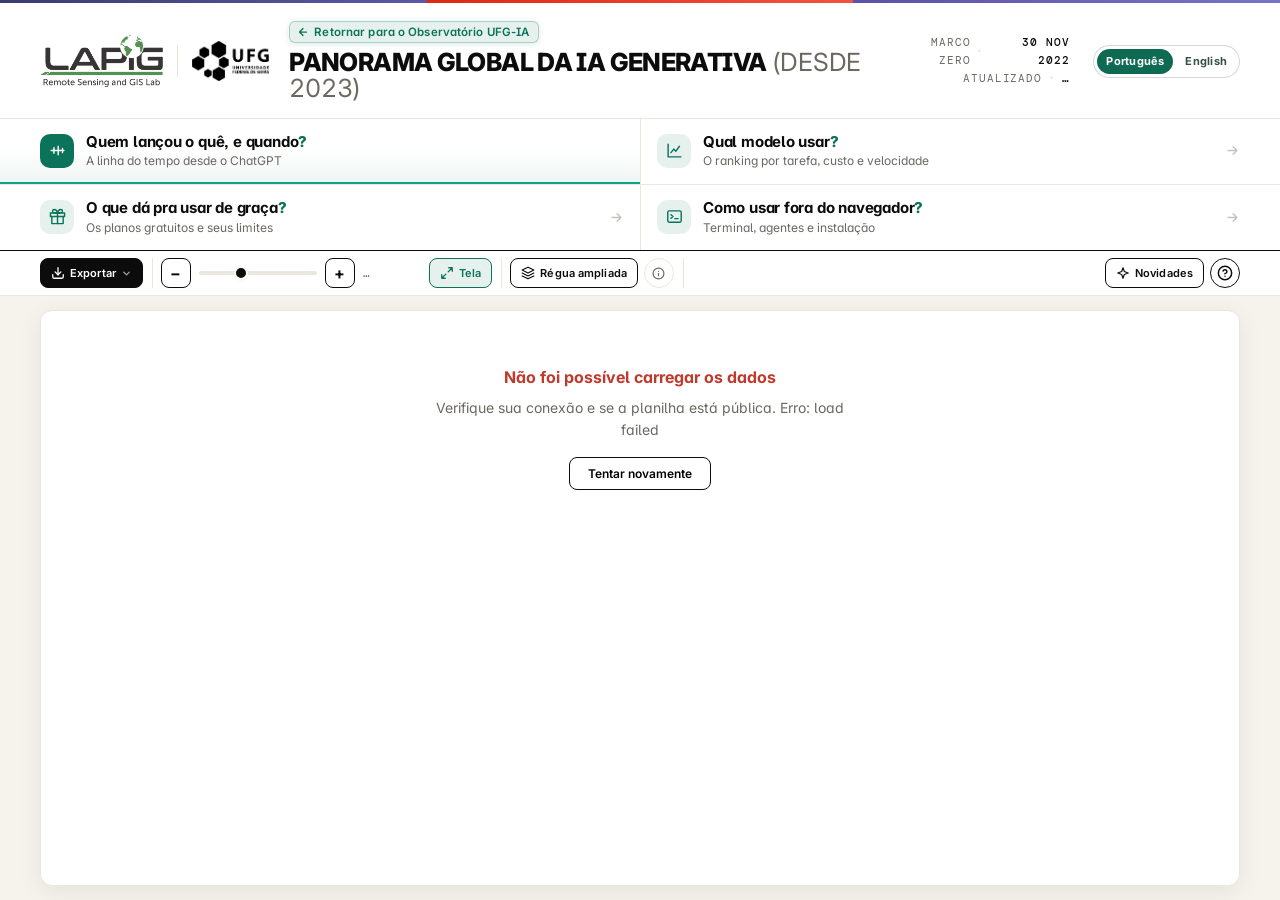
<file: index.html>
<!DOCTYPE html>
<html lang="pt-BR">

<head>
  <meta charset="UTF-8">
  <meta name="viewport" content="width=device-width, initial-scale=1.0">
  <title>Panorama Global da IA Generativa | LAPIG</title>

  <!-- SEO & Social -->
  <meta name="description" content="Linha do tempo interativa dos lançamentos de modelos de IA generativa desde o ChatGPT (Nov/2022). Iniciativa do Laboratório de Processamento de Imagens e Geoinformação — LAPIG / IESA / UFG.">
  <meta name="author" content="LAPIG / IESA / UFG">
  <meta name="theme-color" content="#10a37f">

  <!-- Open Graph -->
  <meta property="og:type" content="website">
  <meta property="og:url" content="https://lapig-ufg.github.io/app-panorama-global-da-ia-generativa/">
  <meta property="og:title" content="Panorama Global da IA Generativa">
  <meta property="og:description" content="Linha do tempo interativa dos lançamentos de modelos de IA generativa desde o ChatGPT (Nov/2022).">
  <meta property="og:site_name" content="LAPIG / UFG">
  <meta property="og:image" content="https://lapig-ufg.github.io/app-panorama-global-da-ia-generativa/assets/thumbnail.png">
  <meta property="og:image:width" content="1200">
  <meta property="og:image:height" content="630">
  <meta property="og:image:type" content="image/png">
  <meta property="og:locale" content="pt_BR">

  <!-- Twitter Card -->
  <meta name="twitter:card" content="summary_large_image">
  <meta name="twitter:title" content="Panorama Global da IA Generativa">
  <meta name="twitter:description" content="Linha do tempo interativa dos lançamentos de modelos de IA generativa.">
  <meta name="twitter:image" content="https://lapig-ufg.github.io/app-panorama-global-da-ia-generativa/assets/thumbnail.png">

  <!-- Favicon -->
  <link rel="icon" type="image/svg+xml" href="data:image/svg+xml;utf8,<svg xmlns='http://www.w3.org/2000/svg' viewBox='0 0 100 100'><rect width='100' height='100' rx='20' fill='%2310a37f'/><text x='50' y='66' font-size='52' font-weight='800' text-anchor='middle' fill='white' font-family='system-ui,sans-serif'>L</text></svg>">

  <!-- Fontes -->
  <link rel="preconnect" href="https://fonts.googleapis.com">
  <link rel="preconnect" href="https://fonts.gstatic.com" crossorigin>
  <link href="https://fonts.googleapis.com/css2?family=DM+Mono:wght@300;400;500&family=Inter:wght@400;500;600;700;800&display=swap" rel="stylesheet">

  <!-- Estilos -->
  <link rel="stylesheet" href="assets/styles.css?v=30">
  <link rel="stylesheet" href="assets/guia.css?v=27">

  <!-- Google Analytics (GA4) -->
  <script async src="https://www.googletagmanager.com/gtag/js?id=G-CSBR3JMT2X"></script>
  <script>
    window.dataLayer = window.dataLayer || [];
    function gtag(){dataLayer.push(arguments);}
    gtag('js', new Date());
    gtag('config', 'G-CSBR3JMT2X');
  </script>

  <!-- Modo incorporado: ?embed=1 esconde a moldura própria (iframe do Observatório UFG-IA) -->
  <script>
    (function () {
      if (!new URLSearchParams(location.search).has('embed')) return;
      document.documentElement.classList.add('is-embed');
      document.addEventListener('DOMContentLoaded', function () {
        document.querySelectorAll('.ps-link').forEach(function (a) {
          var url = new URL(a.getAttribute('href'), location.href);
          url.searchParams.set('embed', '1');
          a.setAttribute('href', url.pathname + url.search);
        });
      });
    })();
  </script>
</head>

<body class="page-timeline">

  <div class="top-ribbon" aria-hidden="true">
    <span class="r-west"></span>
    <span class="r-east"></span>
    <span class="r-world"></span>
  </div>

  <header class="app-header">
    <div class="header-top">
      <div class="header-brand">
        <div class="header-logos">
          <a href="https://lapig.iesa.ufg.br/" target="_blank" rel="noopener"
             class="header-logo logo-lapig"
             title="Laboratório de Processamento de Imagens e Geoinformação — LAPIG / UFG"
             aria-label="LAPIG">
            <img src="assets/logo-lapig.png" alt="Logo LAPIG">
          </a>
          <span class="logo-sep" aria-hidden="true"></span>
          <a href="https://www.ufg.br/" target="_blank" rel="noopener"
             class="header-logo logo-ufg"
             title="Universidade Federal de Goiás — UFG"
             aria-label="UFG">
            <img src="assets/logo-ufg.png" alt="Logo UFG">
          </a>
        </div>
        <div class="header-titlewrap">
          <div class="header-breadcrumb">
            <a class="back-to-observatory" href="https://lapig-ufg.github.io/observatorio-ia/" target="_blank" rel="noopener" title="Retornar para o Observatório UFG-IA">
              <svg width="12" height="12" viewBox="0 0 24 24" fill="none" stroke="currentColor" stroke-width="2.5" stroke-linecap="round" stroke-linejoin="round" aria-hidden="true">
                <path d="M19 12H5M12 19l-7-7 7-7"/>
              </svg>
              <span>Retornar para o Observatório UFG-IA</span>
            </a>
          </div>
          <h1>Panorama Global da IA Generativa <span class="yr-suffix">(desde 2023)</span></h1>
        </div>
      </div>
      <div class="header-meta">
        <div class="meta-row"><span class="meta-label">Marco zero</span><span class="meta-sep" aria-hidden="true">·</span><span class="meta-value">30 Nov 2022</span></div>
        <div class="meta-row"><span class="meta-label">Atualizado</span><span class="meta-sep" aria-hidden="true">·</span><span class="meta-value" id="last-update-date">…</span></div>
      </div>
    </div>

    <!-- Cada seção é uma pergunta que ela responde, não um nome: "Régua" era
         jargão de quem construiu o site. Os quatro itens dividem a largura em
         partes iguais e a seção corrente encosta no filete preto. Abaixo de
         1400px a fileira dobra em 2x2 (ver styles.css) — foi o preço de passar
         de três para quatro perguntas sem perder a pergunta inteira. -->
    <nav class="page-switch" aria-label="Seções do painel">
      <a class="ps-link is-active" href="index.html" aria-current="page"
         title="Linha do tempo dos lançamentos de modelos de IA generativa, empresa por empresa">
        <span class="ps-icon" aria-hidden="true">
          <svg width="15" height="15" viewBox="0 0 24 24" fill="none" stroke="currentColor" stroke-width="2" stroke-linecap="round" stroke-linejoin="round">
            <path d="M3 12h18M7 8v8M13 6v12M19 9v6" />
          </svg>
        </span>
        <span class="ps-text">
          <span class="ps-q">Quem lançou o quê, e quando<span class="ps-mark">?</span></span>
          <span class="ps-short">Lançamentos</span>
          <span class="ps-gloss">A linha do tempo desde o ChatGPT</span>
        </span>
        <svg class="ps-go" width="15" height="15" viewBox="0 0 24 24" fill="none" stroke="currentColor" stroke-width="2.2" stroke-linecap="round" stroke-linejoin="round" aria-hidden="true">
          <path d="M5 12h14M13 6l6 6-6 6" />
        </svg>
      </a>
      <a class="ps-link" href="guia.html"
         title="Qual modelo de IA usar para cada tipo de tarefa">
        <span class="ps-icon" aria-hidden="true">
          <svg width="15" height="15" viewBox="0 0 24 24" fill="none" stroke="currentColor" stroke-width="2" stroke-linecap="round" stroke-linejoin="round">
            <path d="M3 3v18h18" />
            <path d="M7 15l4-5 3 3 5-7" />
          </svg>
        </span>
        <span class="ps-text">
          <span class="ps-q">Qual modelo usar<span class="ps-mark">?</span></span>
          <span class="ps-short">Qual usar</span>
          <span class="ps-gloss">O ranking por tarefa, custo e velocidade</span>
        </span>
        <svg class="ps-go" width="15" height="15" viewBox="0 0 24 24" fill="none" stroke="currentColor" stroke-width="2.2" stroke-linecap="round" stroke-linejoin="round" aria-hidden="true">
          <path d="M5 12h14M13 6l6 6-6 6" />
        </svg>
      </a>
      <a class="ps-link" href="gratuitos.html"
         title="Ferramentas e modelos de IA que você pode usar gratuitamente">
        <span class="ps-icon" aria-hidden="true">
          <svg width="15" height="15" viewBox="0 0 24 24" fill="none" stroke="currentColor" stroke-width="2" stroke-linecap="round" stroke-linejoin="round">
            <path d="M20 12v10H4V12"/>
            <path d="M2 7h20v5H2z"/>
            <path d="M12 22V7"/>
            <path d="M12 7H7.5a2.5 2.5 0 0 1 0-5C11 2 12 7 12 7z"/>
            <path d="M12 7h4.5a2.5 2.5 0 0 0 0-5C13 2 12 7 12 7z"/>
          </svg>
        </span>
        <span class="ps-text">
          <span class="ps-q">O que dá pra usar de graça<span class="ps-mark">?</span></span>
          <span class="ps-short">De graça</span>
          <span class="ps-gloss">Os planos gratuitos e seus limites</span>
        </span>
        <svg class="ps-go" width="15" height="15" viewBox="0 0 24 24" fill="none" stroke="currentColor" stroke-width="2.2" stroke-linecap="round" stroke-linejoin="round" aria-hidden="true">
          <path d="M5 12h14M13 6l6 6-6 6" />
        </svg>
      </a>
      <a class="ps-link" href="como-usar.html"
         title="Como usar IA fora do navegador: no terminal, com acesso aos seus arquivos">
        <span class="ps-icon" aria-hidden="true">
          <svg width="15" height="15" viewBox="0 0 24 24" fill="none" stroke="currentColor" stroke-width="2" stroke-linecap="round" stroke-linejoin="round">
            <rect x="2.5" y="4" width="19" height="16" rx="2" />
            <path d="M7 9.5l3 2.5-3 2.5" />
            <path d="M12.5 15h4.5" />
          </svg>
        </span>
        <span class="ps-text">
          <span class="ps-q">Como usar fora do navegador<span class="ps-mark">?</span></span>
          <span class="ps-short">No terminal</span>
          <span class="ps-gloss">Terminal, agentes e instalação</span>
        </span>
        <svg class="ps-go" width="15" height="15" viewBox="0 0 24 24" fill="none" stroke="currentColor" stroke-width="2.2" stroke-linecap="round" stroke-linejoin="round" aria-hidden="true">
          <path d="M5 12h14M13 6l6 6-6 6" />
        </svg>
      </a>
    </nav>
  </header>

  <div class="controls">
    <!-- Três formatos de exportação ocupavam três botões permanentes numa barra
         cujo trabalho é sair da frente da régua. Viraram um menu: o formato é
         uma escolha rara, e cada opção agora cabe explicar o que entrega. -->
    <div class="control-cluster export-cluster">
      <button class="icon-btn export-btn" id="export-btn" type="button"
              aria-haspopup="true" aria-expanded="false"
              title="Baixar a régua como imagem ou os dados como planilha">
        <svg width="14" height="14" viewBox="0 0 24 24" fill="none" stroke="currentColor" stroke-width="2.2" stroke-linecap="round" stroke-linejoin="round" aria-hidden="true">
          <path d="M21 15v4a2 2 0 0 1-2 2H5a2 2 0 0 1-2-2v-4" />
          <polyline points="7 10 12 15 17 10" />
          <line x1="12" y1="15" x2="12" y2="3" />
        </svg>
        <span class="btn-text">Exportar</span>
        <svg class="ex-chev" width="11" height="11" viewBox="0 0 24 24" fill="none" stroke="currentColor" stroke-width="3" stroke-linecap="round" stroke-linejoin="round" aria-hidden="true">
          <path d="M6 9l6 6 6-6" />
        </svg>
      </button>
    </div>

    <div class="control-cluster zoom-cluster" aria-label="Controles de zoom temporal">
      <button class="zoom-btn" id="zoom-out" type="button" aria-label="Diminuir zoom" title="Diminuir zoom (−)">−</button>
      <input type="range" id="zoom-slider" class="zoom-slider" aria-label="Escala temporal">
      <button class="zoom-btn" id="zoom-in" type="button" aria-label="Aumentar zoom" title="Aumentar zoom (+)">+</button>
      <span class="zoom-label" id="zoom-label">…</span>
      <button class="icon-btn zoom-fit-btn is-on" id="zoom-fit" type="button" aria-pressed="true"
              title="Ajustar timeline à largura da tela (atalho: 0)">
        <svg width="14" height="14" viewBox="0 0 24 24" fill="none" stroke="currentColor" stroke-width="2.2" stroke-linecap="round" stroke-linejoin="round" aria-hidden="true">
          <path d="M15 3h6v6M9 21H3v-6M21 3l-7 7M3 21l7-7" />
        </svg>
        <span class="btn-text">Tela</span>
      </button>
    </div>

    <div class="control-cluster modo-cluster">
      <button class="icon-btn modo-btn" id="modo-btn" type="button" aria-pressed="false"
              title="Mostrar também os lançamentos secundários e o catálogo completo da Artificial Analysis">
        <svg width="14" height="14" viewBox="0 0 24 24" fill="none" stroke="currentColor" stroke-width="2" stroke-linecap="round" stroke-linejoin="round" aria-hidden="true">
          <path d="M12 2L2 7l10 5 10-5-10-5z" />
          <path d="M2 17l10 5 10-5" />
          <path d="M2 12l10 5 10-5" />
        </svg>
        <span class="btn-text">Régua ampliada</span>
        <span class="modo-count" id="modo-count" hidden></span>
      </button>
      <button class="modo-info" id="modo-info" type="button"
              aria-label="O que é a régua ampliada" aria-haspopup="true" aria-expanded="false">
        <svg width="13" height="13" viewBox="0 0 24 24" fill="none" stroke="currentColor" stroke-width="2.2" stroke-linecap="round" stroke-linejoin="round" aria-hidden="true">
          <circle cx="12" cy="12" r="10" />
          <line x1="12" y1="16" x2="12" y2="12" />
          <line x1="12" y1="8" x2="12.01" y2="8" />
        </svg>
      </button>
    </div>

    <div class="control-cluster actions-cluster">
      <button class="icon-btn novidades-btn" id="novidades-btn" type="button"
              title="Últimos modelos adicionados à régua" aria-haspopup="true" aria-expanded="false" hidden>
        <svg width="14" height="14" viewBox="0 0 24 24" fill="none" stroke="currentColor" stroke-width="2" stroke-linecap="round" stroke-linejoin="round" aria-hidden="true">
          <path d="M12 3l1.9 5.6a2 2 0 0 0 1.3 1.3L21 12l-5.8 2.1a2 2 0 0 0-1.3 1.3L12 21l-1.9-5.6a2 2 0 0 0-1.3-1.3L3 12l5.8-2.1a2 2 0 0 0 1.3-1.3z" />
        </svg>
        <span class="btn-text">Novidades</span>
        <span class="novidades-dot" hidden aria-hidden="true"></span>
      </button>

      <button class="icon-btn help-btn" id="help-btn" type="button" title="Como usar" aria-label="Como usar">
        <svg width="16" height="16" viewBox="0 0 24 24" fill="none" stroke="currentColor" stroke-width="2.2" stroke-linecap="round" stroke-linejoin="round" aria-hidden="true">
          <circle cx="12" cy="12" r="10" />
          <path d="M9.09 9a3 3 0 0 1 5.83 1c0 2-3 3-3 3" />
          <line x1="12" y1="17" x2="12.01" y2="17" />
        </svg>
      </button>
    </div>
  </div>

  <div class="modo-aviso" id="modo-aviso" role="status" hidden></div>

  <div class="help-popover export-popover" id="export-popover" hidden>
    <button class="help-close" id="export-close" type="button" aria-label="Fechar exportação">×</button>
    <div class="novidades-title">Exportar</div>
    <ul class="ex-list">
      <li>
        <button class="ex-item" id="btnExport" type="button" onclick="downloadPNG()">
          <span class="ex-name">PNG</span>
          <span class="ex-desc">A régua inteira como imagem, em alta resolução</span>
        </button>
      </li>
      <li>
        <button class="ex-item" type="button" onclick="downloadSVG()">
          <span class="ex-name">SVG</span>
          <span class="ex-desc">Vetor editável, para slides e publicação impressa</span>
        </button>
      </li>
      <li>
        <button class="ex-item" id="btnExportCSV" type="button" onclick="downloadCSV()">
          <span class="ex-name">CSV</span>
          <span class="ex-desc">A tabela de modelos, para abrir numa planilha</span>
        </button>
      </li>
    </ul>
    <div class="novidades-hint">
      PNG e SVG saem no modo em que a régua está agora — padrão ou ampliada.
    </div>
  </div>

  <div class="help-popover modo-popover" id="modo-popover" hidden>
    <button class="help-close" id="modo-close" type="button" aria-label="Fechar explicação">×</button>
    <div class="novidades-title">Régua ampliada</div>
    <p class="modo-intro">
      A régua padrão mostra <strong>marcos</strong>: os lançamentos que mudaram o setor,
      escolhidos um a um. A régua ampliada acrescenta tudo o mais que se sabe, em
      <strong>pílulas compactas e tracejadas</strong> — mesma linha do tempo, curadoria diferente.
    </p>
    <ul>
      <li><strong>Marco:</strong> pílula cheia, com logo e data. Curadoria completa, com fonte primária.</li>
      <li><strong>Secundário:</strong> lançamento real, curado e aprovado, mas que não muda o panorama —
          inclui imagem, vídeo, áudio e ferramentas.</li>
      <li><strong>Catálogo:</strong> censo automático da Artificial Analysis, <strong>sem curadoria
          editorial</strong>. Cobre só modelos de texto servidos por API.</li>
    </ul>
    <p class="modo-fonte" id="modo-fonte"></p>
    <div class="novidades-hint">
      A ampliada é ~3× mais alta. Contraintuitivo, mas: <strong>aproximar</strong> o zoom
      (<kbd>+</kbd>) espalha as pílulas no tempo e <em>encurta</em> a régua — afastar
      comprime e alonga. Dados:
      <a href="https://artificialanalysis.ai/" target="_blank" rel="noopener">Artificial Analysis</a>.
    </div>
  </div>

  <div class="help-popover novidades-popover" id="novidades-popover" hidden>
    <button class="help-close" id="novidades-close" type="button" aria-label="Fechar novidades">×</button>
    <div class="novidades-title">Últimas adições à régua</div>
    <ul class="novidades-list" id="novidades-list"></ul>
    <div class="novidades-hint">Clique num item para localizá-lo na timeline.</div>
  </div>

  <div class="help-popover" id="help-popover" hidden>
    <button class="help-close" id="help-close" type="button" aria-label="Fechar ajuda">×</button>
    <ul>
      <li><strong>Swimlanes:</strong> cada faixa é uma empresa/região.</li>
      <li><strong>Escala:</strong> proporcional ao tempo desde 30 Nov 2022. A régua abre
          com tudo cabendo na tela; o botão <kbd>Tela</kbd> fica marcado enquanto for assim.</li>
      <li><strong>Navegar:</strong> setas nas bordas, teclas <kbd>←</kbd> / <kbd>→</kbd>
          (<kbd>Home</kbd> / <kbd>End</kbd> para os extremos) ou arraste. A etiqueta no canto
          diz que período está na tela.</li>
      <li><strong>Zoom:</strong> botões, slider, <kbd>Ctrl/⌘ + scroll</kbd> ou teclas <kbd>+</kbd> / <kbd>−</kbd>.</li>
      <li><strong>Detalhes:</strong> clique numa pílula para abrir o cartão do modelo.</li>
      <li><strong>Régua ampliada:</strong> mostra também lançamentos secundários e o catálogo
          completo da Artificial Analysis, em pílulas compactas tracejadas.</li>
    </ul>
  </div>

  <main class="main" id="main">
    <!-- A moldura carrega as pistas de rolagem: borda esfumaçada, setas e a
         etiqueta com o trecho de tempo visível. Tudo some sozinho quando não
         há nada fora da tela. -->
    <div class="timeline-shell" id="timeline-shell">
      <div class="timeline-area" id="timeline-area">
        <div class="timeline-loading" id="timeline-loading">
          <div class="loading-spinner" aria-hidden="true"></div>
          <p>Carregando dados da planilha…</p>
        </div>
        <div class="timeline-svg-wrap" id="svg-wrap" style="position:relative"></div>
      </div>

      <span class="tl-edge tl-edge-left" aria-hidden="true"></span>
      <span class="tl-edge tl-edge-right" aria-hidden="true"></span>

      <button class="tl-arrow tl-arrow-left" type="button" data-dir="left"
              aria-label="Rolar a linha do tempo para trás no tempo">
        <svg width="20" height="20" viewBox="0 0 24 24" fill="none" stroke="currentColor" stroke-width="2.4" stroke-linecap="round" stroke-linejoin="round" aria-hidden="true">
          <path d="M15 18l-6-6 6-6"/>
        </svg>
      </button>
      <button class="tl-arrow tl-arrow-right" type="button" data-dir="right"
              aria-label="Rolar a linha do tempo para frente no tempo">
        <svg width="20" height="20" viewBox="0 0 24 24" fill="none" stroke="currentColor" stroke-width="2.4" stroke-linecap="round" stroke-linejoin="round" aria-hidden="true">
          <path d="M9 18l6-6-6-6"/>
        </svg>
      </button>

      <span class="tl-pos" id="tl-pos" role="status" aria-live="off"></span>
    </div>
  </main>

  <div class="tooltip" id="tooltip" role="dialog" aria-label="Detalhes do modelo"
       onmouseenter="clearTimeout(hideTipTimeout)" onmouseleave="hideTip(false)">
    <div class="tooltip-arrow" aria-hidden="true"></div>
    <button class="tt-close" id="tt-close" type="button" aria-label="Fechar">×</button>
    <div class="tt-header">
      <div class="tt-date" id="tt-date"></div>
      <div class="tt-day" id="tt-day"></div>
    </div>
    <div class="tt-model" id="tt-model"></div>
    <div class="tt-company" id="tt-company"></div>
    <div class="tt-impact" id="tt-impact"></div>
    <div class="tt-fonte" id="tt-fonte" hidden></div>
  </div>

  <!-- Sem rodapé nesta página: os dados dele ("marco zero", "atualizado") já
       estão no cabeçalho, e ~50px de altura valem mais para a régua. Os
       créditos e a fonte seguem no rodapé do guia e das IAs gratuitas. -->

  <!-- Scripts -->
  <script src="assets/i18n.js?v=1"></script>
  <script src="assets/data.js?v=23"></script>
  <script src="assets/render.js?v=17"></script>
  <script src="assets/app.js?v=20"></script>
</body>

</html>
</file>
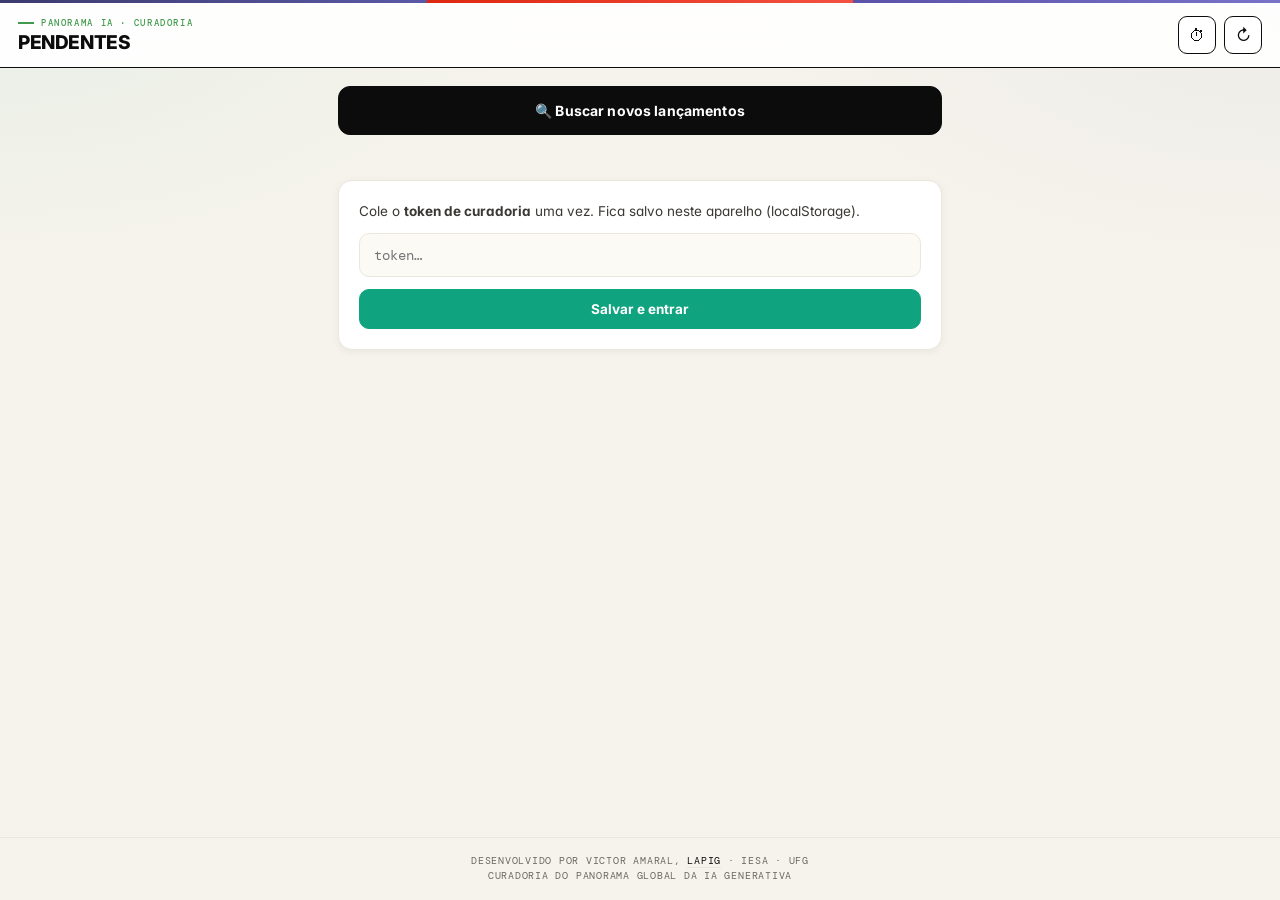
<file: admin/index.html>
<!DOCTYPE html>
<html lang="pt-BR">
<head>
<meta charset="utf-8">
<meta name="viewport" content="width=device-width, initial-scale=1, viewport-fit=cover">
<meta name="theme-color" content="#f5f3ec">
<meta name="robots" content="noindex, nofollow">
<title>Curadoria — Panorama IA</title>
<link rel="manifest" href="manifest.json">
<link rel="icon" href="icon.svg" type="image/svg+xml">
<link rel="apple-touch-icon" href="icon.svg">
<link rel="preconnect" href="https://fonts.googleapis.com">
<link rel="preconnect" href="https://fonts.gstatic.com" crossorigin>
<link href="https://fonts.googleapis.com/css2?family=DM+Mono:wght@300;400;500&family=Inter:wght@400;500;600;700;800&display=swap" rel="stylesheet">
<style>
  /* ═══ Panorama IA · Curadoria — tema editorial (espelha o site da régua) ═══ */
  :root {
    --white:#ffffff; --off-white:#f5f3ec; --paper:#fbfaf5; --paper-tint:#f0ede4;
    --ink:#0c0c0c; --ink-light:#3a3833; --ink-muted:#6b6860; --ink-faint:#e6e3d9; --hair:#ebe7dc;
    --accent:#10a37f; --accent-strong:#0d8a6b; --accent-soft:rgba(16,163,127,.10);
    --green-lapig:#429B4D; --warn:#b45309; --warn-soft:rgba(180,83,9,.10);
    --danger:#c0392b; --danger-soft:rgba(192,57,43,.08);
    --mono:'DM Mono','Courier New',monospace;
    --sans:'Inter',system-ui,-apple-system,'Segoe UI',Roboto,sans-serif;
    --shadow-xs:0 1px 2px rgba(15,12,4,.04); --shadow-sm:0 2px 8px rgba(15,12,4,.05);
    --shadow-md:0 6px 24px rgba(15,12,4,.07); --shadow-lg:0 18px 56px rgba(15,12,4,.10);
  }
  *,*::before,*::after { box-sizing:border-box; }
  body {
    margin:0; min-height:100vh; display:flex; flex-direction:column;
    background:var(--off-white);
    background-image:
      radial-gradient(ellipse 70% 50% at 0% 0%, rgba(16,163,127,.05), transparent 60%),
      radial-gradient(ellipse 70% 50% at 100% 0%, rgba(60,59,110,.04), transparent 60%);
    color:var(--ink); font-family:var(--sans);
    -webkit-font-smoothing:antialiased; -moz-osx-font-smoothing:grayscale;
    text-rendering:optimizeLegibility; font-feature-settings:'cv11','ss03';
    -webkit-tap-highlight-color:transparent;
    padding:0 0 env(safe-area-inset-bottom);
  }

  /* faixa tricolor (EUA · China · Outros Países) */
  .top-ribbon { display:flex; height:3px; background:var(--ink); }
  .top-ribbon span { flex:1; }
  .top-ribbon .r-west  { background:linear-gradient(90deg,#3C3B6E,#5b59a6); }
  .top-ribbon .r-east  { background:linear-gradient(90deg,#DE2910,#f45142); }
  .top-ribbon .r-world { background:linear-gradient(90deg,#5B53A8,#7a71c9); }

  /* cabeçalho */
  header {
    position:sticky; top:0; z-index:20;
    background:rgba(255,255,255,.9);
    backdrop-filter:blur(12px) saturate(140%); -webkit-backdrop-filter:blur(12px) saturate(140%);
    border-bottom:1px solid var(--ink);
    padding:calc(env(safe-area-inset-top) + 13px) 18px 13px;
    display:flex; align-items:center; gap:12px;
  }
  .header-titlewrap { display:flex; flex-direction:column; gap:4px; flex:1; min-width:0; }
  .header-kicker {
    font-family:var(--mono); font-size:9px; font-weight:500; letter-spacing:.18em;
    text-transform:uppercase; color:var(--green-lapig);
    display:inline-flex; align-items:center; gap:7px;
  }
  .header-kicker::before { content:''; width:16px; height:1.5px; background:var(--green-lapig); flex-shrink:0; }
  header h1 {
    font-size:19px; font-weight:800; letter-spacing:-.02em; line-height:1.05;
    text-transform:uppercase; margin:0; color:var(--ink);
  }
  .header-actions { display:flex; gap:8px; flex-shrink:0; }

  /* botões */
  button { font-family:var(--sans); border:0; cursor:pointer; }
  .icon-btn {
    display:inline-flex; align-items:center; justify-content:center;
    width:38px; height:38px; border-radius:9px; border:1px solid var(--ink);
    background:var(--white); color:var(--ink); font-size:16px; line-height:1;
    transition:transform .15s, background .15s, box-shadow .15s;
  }
  .icon-btn:hover { background:var(--paper-tint); transform:translateY(-1px); box-shadow:var(--shadow-xs); }
  .icon-btn:active { transform:translateY(0); }

  main { max-width:640px; margin:0 auto; width:100%; padding:18px 18px 8px; flex:1; }
  .muted { color:var(--ink-muted); }
  #status {
    font-family:var(--mono); font-size:10.5px; letter-spacing:.06em; text-transform:uppercase;
    color:var(--ink-muted); margin:2px 2px 14px; min-height:1em;
  }

  .btn-buscar {
    width:100%; display:inline-flex; align-items:center; justify-content:center; gap:8px;
    background:var(--ink); color:#fff; border:1px solid var(--ink);
    border-radius:12px; padding:15px 18px; margin-bottom:18px;
    font-weight:700; font-size:14px; letter-spacing:.01em;
    transition:transform .15s, background .15s, box-shadow .15s;
  }
  .btn-buscar:hover { background:#1c1c1c; transform:translateY(-1px); box-shadow:var(--shadow-md); }
  .btn-buscar:active { transform:translateY(0); }
  .btn-buscar:disabled { opacity:.5; cursor:default; transform:none; box-shadow:none; }

  /* cartões de pendentes */
  .card {
    position:relative; background:var(--white); border:1px solid var(--hair); border-radius:14px;
    padding:16px 18px; margin-bottom:14px; box-shadow:var(--shadow-sm);
    transition:box-shadow .2s, transform .2s, border-color .2s;
  }
  .card::before {
    content:''; position:absolute; left:0; top:16px; bottom:16px; width:3px;
    border-radius:0 3px 3px 0; background:var(--accent); opacity:0; transition:opacity .2s;
  }
  .card:hover { box-shadow:var(--shadow-md); border-color:var(--ink-faint); }
  .card:hover::before { opacity:.7; }
  .card.busy { opacity:.6; pointer-events:none; }

  .top { display:flex; align-items:center; gap:9px; flex-wrap:wrap; margin-bottom:8px; }
  .emp { font-weight:800; font-size:15px; letter-spacing:-.01em; color:var(--ink); }
  .date {
    font-family:var(--mono); font-size:10px; color:var(--ink-muted);
    letter-spacing:.06em; text-transform:uppercase; margin-left:auto;
  }
  .badge {
    font-family:var(--mono); font-size:9px; font-weight:500; padding:3px 8px;
    border-radius:100px; letter-spacing:.08em; text-transform:uppercase;
  }
  .badge-new { background:var(--warn-soft); color:var(--warn); border:1px solid rgba(180,83,9,.35); }

  .mod { font-size:16px; font-weight:700; line-height:1.25; letter-spacing:-.01em; margin:2px 0 8px; color:var(--ink); }
  .impacto { font-size:13.5px; line-height:1.55; color:var(--ink-light); margin:0 0 12px; }
  .ref a {
    font-family:var(--mono); font-size:11px; font-weight:500; color:var(--accent);
    text-decoration:none; letter-spacing:.02em; display:inline-flex; align-items:center; gap:4px;
  }
  .ref a:hover { color:var(--accent-strong); text-decoration:underline; }

  .actions { display:flex; gap:8px; margin-top:14px; }
  .actions .btn-ok, .actions .btn-sec, .actions .btn-no { flex:1; }
  /* Três destinos possíveis para um pendente: marco (régua padrão), secundário
     (só na régua ampliada) e rejeitado. O peso visual segue a hierarquia. */
  .btn-sec {
    background:var(--white); color:var(--ink); border:1px dashed var(--accent);
    border-radius:10px; padding:11px 10px; font-weight:700; font-size:13px;
    transition:transform .15s, background .15s;
  }
  .btn-sec:hover { background:var(--accent-soft, #eaf7f2); }
  .btn-sec:active { transform:translateY(1px); }
  .btn-ok {
    background:var(--accent); color:#fff; border:1px solid var(--accent);
    border-radius:10px; padding:11px 16px; font-weight:700; font-size:13.5px;
    transition:transform .15s, background .15s, box-shadow .15s;
  }
  .btn-ok:hover { background:var(--accent-strong); box-shadow:var(--shadow-sm); }
  .btn-ok:active { transform:translateY(1px); }
  .btn-no {
    background:var(--white); color:var(--danger); border:1px solid var(--hair);
    border-radius:10px; padding:11px 16px; font-weight:700; font-size:13.5px;
    transition:transform .15s, background .15s, border-color .15s;
  }
  .btn-no:hover { background:var(--danger-soft); border-color:var(--danger); }
  .btn-no:active { transform:translateY(1px); }
  .actions button:disabled { opacity:.5; cursor:default; transform:none; }

  .spinner {
    display:inline-block; width:13px; height:13px; vertical-align:-2px; margin-right:7px;
    border:2px solid currentColor; border-right-color:transparent; border-radius:50%;
    opacity:.9; animation:spin .7s linear infinite;
  }
  @keyframes spin { to { transform:rotate(360deg); } }

  .empty { text-align:center; color:var(--ink-muted); padding:52px 20px; font-size:14px; line-height:1.6; }
  .empty .muted { display:block; margin-top:6px; font-size:12.5px; }
  .empty a {
    display:inline-block; margin:16px 8px 0; font-family:var(--mono); font-size:11px;
    color:var(--accent); text-decoration:none; letter-spacing:.03em;
  }
  .empty a:hover { color:var(--accent-strong); text-decoration:underline; }

  .token-box { background:var(--white); border:1px solid var(--hair); border-radius:14px; padding:20px; box-shadow:var(--shadow-sm); }
  .token-box p { font-size:13.5px; line-height:1.55; color:var(--ink-light); margin:0; }
  .token-box input {
    width:100%; padding:12px 14px; border-radius:10px; border:1px solid var(--hair);
    background:var(--paper); color:var(--ink); font-family:var(--mono); font-size:14px; margin:12px 0;
    transition:border-color .15s, box-shadow .15s;
  }
  .token-box input:focus { outline:none; border-color:var(--accent); box-shadow:0 0 0 3px var(--accent-soft); }
  .token-box .btn-ok { width:100%; }

  .row-link { display:flex; gap:16px; margin-top:22px; justify-content:center; flex-wrap:wrap; }
  .row-link a {
    font-family:var(--mono); font-size:11px; color:var(--ink-muted); text-decoration:none;
    letter-spacing:.03em; transition:color .15s;
  }
  .row-link a:hover { color:var(--accent); }

  #toast {
    position:fixed; left:50%; bottom:calc(env(safe-area-inset-bottom) + 22px);
    transform:translateX(-50%) translateY(90px);
    background:rgba(12,12,12,.95);
    backdrop-filter:blur(12px) saturate(140%); -webkit-backdrop-filter:blur(12px) saturate(140%);
    color:#fff; border:1px solid rgba(255,255,255,.10);
    padding:12px 18px; border-radius:12px; font-size:13px; line-height:1.4;
    max-width:calc(100% - 32px); z-index:50; box-shadow:var(--shadow-lg);
    transition:transform .28s cubic-bezier(.16,1,.3,1);
  }
  #toast.show { transform:translateX(-50%) translateY(0); }
  #toast.err { border-color:rgba(192,57,43,.6); }

  .app-footer {
    border-top:1px solid var(--hair);
    padding:16px 18px calc(env(safe-area-inset-bottom) + 16px);
    font-family:var(--mono); font-size:9.5px; letter-spacing:.08em; text-transform:uppercase;
    color:var(--ink-muted); text-align:center; line-height:1.6;
  }
  .app-footer a { color:var(--ink); text-decoration:none; border-bottom:1px solid var(--hair); transition:color .15s, border-color .15s; }
  .app-footer a:hover { color:var(--accent); border-bottom-color:var(--accent); }

  /* entradas suaves */
  @keyframes fadeInUp { from { opacity:0; transform:translateY(8px); } to { opacity:1; transform:translateY(0); } }
  .top-ribbon { animation:fadeInUp .4s ease-out backwards; }
  main { animation:fadeInUp .5s ease-out .1s backwards; }

  @media (max-width:480px) {
    header h1 { font-size:17px; }
    main { padding:16px 14px 8px; }
    .card { padding:14px 16px; }
  }
  @media (prefers-reduced-motion:reduce) {
    *,*::before,*::after { animation-duration:.01ms !important; animation-iteration-count:1 !important; transition-duration:.01ms !important; }
  }
</style>
</head>
<body>
<div class="top-ribbon" aria-hidden="true">
  <span class="r-west"></span><span class="r-east"></span><span class="r-world"></span>
</div>
<header>
  <div class="header-titlewrap">
    <span class="header-kicker">Panorama IA · Curadoria</span>
    <h1>Pendentes</h1>
  </div>
  <div class="header-actions">
    <button class="icon-btn" id="diag" type="button" title="Testar latência do web app" aria-label="Testar latência do web app">⏱</button>
    <button class="icon-btn" id="refresh" type="button" title="Recarregar" aria-label="Recarregar">↻</button>
  </div>
</header>

<main id="main">
  <button class="btn-buscar" id="buscar" title="Disparar a pesquisa semanal de lançamentos (workflow do GitHub Actions)">🔍 Buscar novos lançamentos</button>
  <div class="muted" id="status">Carregando…</div>
  <div id="list"></div>
</main>

<footer class="app-footer">
  Desenvolvido por Victor Amaral, <a href="https://lapig.iesa.ufg.br/" target="_blank" rel="noopener">LAPIG</a> · IESA · UFG<br>
  Curadoria do Panorama Global da IA Generativa
</footer>

<div id="toast"></div>

<!-- data.js do próprio site: dá CONFIG.SHEET_ID e COMPANY_COLORS (empresas conhecidas) -->
<script src="../assets/data.js"></script>
<script>
(function () {
  "use strict";
  // URL do Apps Script web app (protegido pelo token; o endpoint em si não é segredo).
  var APPS_SCRIPT_URL = "https://script.google.com/macros/s/AKfycbyKKRVZ38ThBgdtSqpjz0aJiBHAAsipP3M7KWumZw9aOm7eaRmsInt06fld92VN7Too/exec";
  var TAB = "Pendentes";
  var TOKEN_KEY = "panorama-admin-token";

  var SHEET_ID = (typeof CONFIG !== "undefined" && CONFIG.SHEET_ID) ? CONFIG.SHEET_ID : "";
  var KNOWN = {};
  try { Object.keys(COMPANY_COLORS).forEach(function (k) { KNOWN[k.trim().toUpperCase()] = true; }); } catch (e) {}

  var listEl = document.getElementById("list");
  var statusEl = document.getElementById("status");
  var toastEl = document.getElementById("toast");

  function getToken() { return localStorage.getItem(TOKEN_KEY) || ""; }
  function setToken(t) { localStorage.setItem(TOKEN_KEY, t); }

  function toast(msg, isErr, ms) {
    toastEl.textContent = msg;
    toastEl.className = isErr ? "show err" : "show";
    setTimeout(function () { toastEl.className = ""; }, ms || 2600);
  }

  // ── Leitura ao vivo do web app via fetch CORS (sem cache do gviz) ──
  // action=listar → {candidatos:[...]}; action=ping → {ok,execMs,pendentesRows}. Sem token
  // (Pendentes já é publicamente legível via gviz; listar não vaza nada novo). O Apps Script
  // responde com Access-Control-Allow-Origin: * (inclusive no 302 → googleusercontent),
  // então o fetch CORS lê o JSON direto. JSONP-via-<script> NÃO funciona aqui: a tag <script>
  // falha no redirect pro googleusercontent ("load failed").
  // Timeout de 45s: medido em 2026-09-30, o web app demora 8-19s na rede (cold start +
  // redirect do Google; exec do script é só ~0,5-2s) e o antigo teto de 20s estourava.
  function webAppGet(action) {
    var url = APPS_SCRIPT_URL + "?action=" + encodeURIComponent(action);
    return withTimeout(fetch(url, { method: "GET", mode: "cors", redirect: "follow", cache: "no-store" }), 45000)
      .then(function (res) { if (!res.ok) throw new Error("HTTP " + res.status); return res.json(); });
  }

  function esc(s) { return String(s == null ? "" : s).replace(/&/g, "&amp;").replace(/</g, "&lt;").replace(/>/g, "&gt;").replace(/"/g, "&quot;"); }

  async function loadPendentes() {
    statusEl.textContent = "Carregando pendentes…";
    listEl.innerHTML = "";
    var data;
    try { data = await webAppGet("listar"); }
    catch (e) {
      // O web app do Apps Script pode demorar 10-20s na 1ª chamada (cold start + redirect
      // do Google) e às vezes passa de 20s. Uma 2ª tentativa costuma resolver em ~1-2s.
      statusEl.textContent = "Lento (" + e.message + "). Tentando de novo…";
      try { data = await webAppGet("listar"); }
      catch (e2) {
        statusEl.textContent = "Falha ao ler pendentes (" + e2.message + "). O servidor pode estar acordando — aguarde ~15s e dê ↻.";
        return;
      }
    }

    var raw = (data && Array.isArray(data.candidatos)) ? data.candidatos : [];
    var items = [];
    for (var i = 0; i < raw.length; i++) {
      var it = raw[i];
      if (!it || !it.data || !it.empresa || !it.modelo) continue;
      items.push({ date: it.data, emp: it.empresa, mod: it.modelo, impacto: it.impacto || "", ref: it.referencia || "" });
    }

    if (!items.length) {
      statusEl.textContent = "";
      listEl.innerHTML = '<div class="empty">✅ Nenhum lançamento pendente.<br><span class="muted">Quando o pipeline rodar, eles aparecem aqui.</span>' + linksHtml() + "</div>";
      return;
    }
    statusEl.textContent = items.length + " pendente(s):";
    listEl.innerHTML = items.map(card).join("") + '<div class="row-link">' + linksHtml() + "</div>";
  }

  function linksHtml() {
    return '<a href="https://lapig-ufg.github.io/app-panorama-global-da-ia-generativa/" target="_blank" rel="noopener">Ver o site ↗</a>' +
           ' <a href="https://docs.google.com/spreadsheets/d/' + SHEET_ID + '" target="_blank" rel="noopener">Abrir planilha ↗</a>';
  }

  function card(it) {
    var nova = !KNOWN[it.emp.trim().toUpperCase()];
    var id = btoa(unescape(encodeURIComponent(it.date + "|" + it.emp + "|" + it.mod))).replace(/=/g, "");
    return '' +
      '<div class="card" data-id="' + id + '">' +
        '<div class="top">' +
          '<span class="emp">' + esc(it.emp) + '</span>' +
          (nova ? '<span class="badge badge-new">EMPRESA NOVA</span>' : "") +
          '<span class="date">' + esc(it.date) + '</span>' +
        '</div>' +
        '<div class="mod">' + esc(it.mod) + '</div>' +
        (it.impacto ? '<p class="impacto">' + esc(it.impacto) + "</p>" : "") +
        (it.ref ? '<div class="ref"><a href="' + esc(it.ref) + '" target="_blank" rel="noopener">fonte ↗</a></div>' : "") +
        (nova ? '<p class="impacto" style="color:#f59e0b">⚠ Aplique o snippet em <b>data.js</b> (logo/cor/grupo) e suba o <b>?v=</b> antes de aprovar, senão a pílula sai sem logo.</p>' : "") +
        '<div class="actions">' +
          '<button class="btn-ok">✓ Marco</button>' +
          '<button class="btn-sec" title="Publica só na régua ampliada (status secundario)">≡ Ampliada</button>' +
          '<button class="btn-no">✕ Rejeitar</button>' +
        "</div>" +
      "</div>";
  }

  // ── ação aprovar/rejeitar → POST text/plain (sem preflight CORS) ──
  var busy = false; // trava global: só uma ação por vez (evita clique duplo)

  // O Apps Script responde por um redirect entre domínios do Google que o navegador
  // muitas vezes não consegue ler — o fetch com redirect:"follow" pode ficar pendurado
  // até o timeout. Como NÃO lemos a resposta, usamos redirect:"manual": o fetch resolve
  // no instante do 302 (o doPost JÁ terminou de processar), sem pendurar. A validade
  // continua sendo confirmada pelo estado real (listar, ao vivo) abaixo.
  function withTimeout(promise, ms) {
    return Promise.race([
      promise,
      new Promise(function (_, rej) { setTimeout(function () { rej(new Error("timeout")); }, ms); })
    ]);
  }

  // nivel: "marco" (padrão, status publicado) ou "secundario" (só na régua ampliada)
  async function act(action, it, cardEl, nivel) {
    if (busy) return;
    busy = true;
    var secundario = nivel === "secundario";
    var btns = cardEl.querySelectorAll("button");
    var seletor = action !== "aprovar" ? ".btn-no" : (secundario ? ".btn-sec" : ".btn-ok");
    var clicked = cardEl.querySelector(seletor);
    var label = clicked.innerHTML; // guarda p/ restaurar se não confirmar
    btns.forEach(function (b) { b.disabled = true; });
    cardEl.classList.add("busy");
    clicked.innerHTML = '<span class="spinner"></span>Enviando…';

    var payload = { action: action, token: getToken(), data: it.date, empresa: it.emp, modelo: it.mod };
    if (secundario) payload.nivel = "secundario";

    // Dispara o POST. redirect:"manual" resolve na hora do 302 (o processamento já
    // terminou); NÃO dependemos da resposta — confirmamos pelo estado real (listar).
    try {
      await withTimeout(fetch(APPS_SCRIPT_URL, {
        method: "POST",
        headers: { "Content-Type": "text/plain;charset=utf-8" },
        body: JSON.stringify(payload),
        redirect: "manual"
      }), 30000);
    } catch (e) { /* timeout/CORS: o servidor pode estar processando — confirmamos abaixo */ }

    // Reconcilia: o card só some se a linha REALMENTE saiu de Pendentes.
    // (aprovar e rejeitar ambos removem de Pendentes, então o teste serve para os dois.)
    var norm = function (s) { return String(s).trim().toUpperCase(); };
    var alvo = it.date + "|" + norm(it.emp) + "|" + norm(it.mod);
    var prazos = [2000, 4000, 6000, 8000, 10000]; // tenta em intervalos crescentes (~30s total)
    var confirmou = false;
    for (var i = 0; i < prazos.length; i++) {
      clicked.innerHTML = '<span class="spinner"></span>Confirmando… (' + (i + 1) + "/" + prazos.length + ")";
      await new Promise(function (r) { setTimeout(r, prazos[i]); });
      var res;
      try { res = await webAppGet("listar"); } catch (e) { continue; }
      var ainda = (res && Array.isArray(res.candidatos))
        ? res.candidatos.some(function (c) { return (c.data + "|" + norm(c.empresa) + "|" + norm(c.modelo)) === alvo; })
        : false;
      if (!ainda) { confirmou = true; break; }
    }

    busy = false;
    if (confirmou) {
      clicked.innerHTML = action !== "aprovar" ? "✓ Rejeitado" : (secundario ? "✓ Na ampliada" : "✓ Publicado");
      cardEl.style.opacity = ".4";
      toast(action !== "aprovar" ? "✓ Rejeitado"
            : secundario ? "✓ Publicado como secundário (só na régua ampliada)"
                         : "✓ Aprovado e publicado como marco");
      setTimeout(function () {
        if (cardEl.parentNode) cardEl.parentNode.removeChild(cardEl);
        var n = listEl.querySelectorAll(".card").length;
        if (!n) { statusEl.textContent = ""; listEl.innerHTML = '<div class="empty">✅ Nenhum lançamento pendente.' + linksHtml() + "</div>"; }
        else statusEl.textContent = n + " pendente(s):";
      }, 900);
    } else {
      // A linha continua lá: o script ainda está processando (cold start) OU o POST falhou.
      clicked.innerHTML = label;
      cardEl.classList.remove("busy");
      btns.forEach(function (b) { b.disabled = false; });
      toast("Não confirmado ainda (processando?). Recarregue ↻ e tente de novo.", true);
    }
  }

  // ── token gate ──
  function askToken() {
    statusEl.textContent = "";
    listEl.innerHTML =
      '<div class="token-box">' +
        "<p>Cole o <b>token de curadoria</b> uma vez. Fica salvo neste aparelho (localStorage).</p>" +
        '<input id="tok" type="password" placeholder="token…" autocomplete="off">' +
        '<button class="btn-ok" id="saveTok">Salvar e entrar</button>' +
      "</div>";
    document.getElementById("saveTok").onclick = function () {
      var v = document.getElementById("tok").value.trim();
      if (!v) return;
      setToken(v);
      loadPendentes();
    };
  }

  // delegação dos botões dos cards
  listEl.addEventListener("click", function (ev) {
    var b = ev.target.closest("button"); if (!b) return;
    var cardEl = ev.target.closest(".card"); if (!cardEl) return;
    // recompõe o item a partir do DOM (robusto)
    var emp = cardEl.querySelector(".emp").textContent;
    var mod = cardEl.querySelector(".mod").textContent;
    var date = cardEl.querySelector(".date").textContent;
    var item = { emp: emp, mod: mod, date: date };
    if (b.classList.contains("btn-ok")) act("aprovar", item, cardEl, "marco");
    else if (b.classList.contains("btn-sec")) act("aprovar", item, cardEl, "secundario");
    else if (b.classList.contains("btn-no")) {
      if (confirm("Rejeitar e remover este pendente?\n\n" + emp + " · " + mod)) act("rejeitar", item, cardEl);
    }
  });

  document.getElementById("refresh").onclick = function () { getToken() ? loadPendentes() : askToken(); };

  // ── diagnóstico: mede a latência real do web app (cold start + exec) sem efeito colateral ──
  async function runDiag() {
    if (busy) return;
    toast("Testando web app…");
    var t0 = Date.now();
    var res;
    try { res = await webAppGet("ping"); }
    catch (e) { toast("Falha: " + e.message, true, 6000); return; }
    var rt = Date.now() - t0;
    toast("Web app " + rt + "ms · script " + (res && res.execMs != null ? res.execMs : "?") +
          "ms · pendentes " + (res && res.pendentesRows != null ? res.pendentesRows : "?"), false, 8000);
  }
  document.getElementById("diag").onclick = runDiag;

  // ── disparar a pesquisa de lançamentos (workflow do GitHub Actions, via Apps Script) ──
  async function buscarNovos() {
    if (busy) return;
    if (!confirm("Disparar a pesquisa de lançamentos agora?\n\n" +
                 "Ela busca modelos recentes e grava candidatos em Pendentes (você curadoria depois). " +
                 "Demora alguns minutos; o resultado chega por e-mail e aqui no app.")) return;
    busy = true;
    var btn = document.getElementById("buscar");
    var label = btn.innerHTML;
    btn.disabled = true;
    btn.innerHTML = '<span class="spinner"></span>Disparando…';
    var payload = { action: "rodar", token: getToken(), dry_run: "false" };
    var errMsg = "";
    try {
      var res = await withTimeout(fetch(APPS_SCRIPT_URL, {
        method: "POST",
        headers: { "Content-Type": "text/plain;charset=utf-8" },
        body: JSON.stringify(payload),
        redirect: "manual"
      }), 45000);
      try { var j = JSON.parse(await res.text()); if (j && j.ok === false) errMsg = j.error || "falhou"; } catch (e) { /* opaqueredirect (302): assume disparado */ }
    } catch (e) { /* timeout/CORS: o servidor provavelmente disparou — confirmamos por e-mail/pendentes */ }
    busy = false;
    btn.innerHTML = label;
    btn.disabled = false;
    if (errMsg) { toast("Erro: " + errMsg, true, 9000); return; }
    toast("Pesquisa disparada. Em alguns minutos chegam e-mail + novos pendentes (dê ↻ daqui a pouco).", false, 9000);
  }
  document.getElementById("buscar").onclick = buscarNovos;

  // boot
  if (!SHEET_ID) { statusEl.textContent = "Erro: não consegui ler CONFIG.SHEET_ID de data.js."; }
  else if (!getToken()) { askToken(); }
  else { loadPendentes(); }

  // service worker
  if ("serviceWorker" in navigator) navigator.serviceWorker.register("sw.js").catch(function () {});
})();
</script>
</body>
</html>
</file>
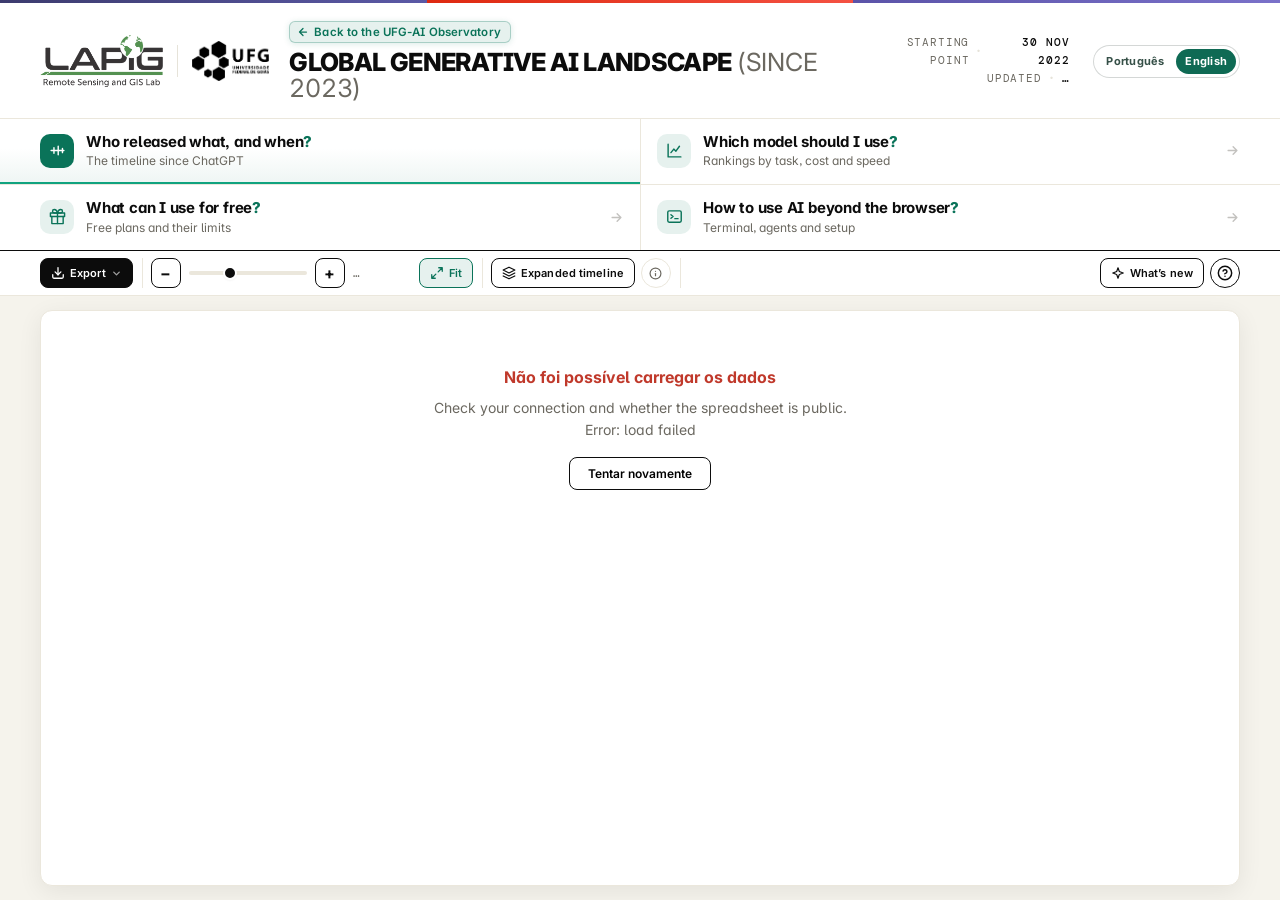
<file: en/index.html>
<!DOCTYPE html>

<html lang="en">
<head>
<meta charset="utf-8"/>
<meta content="width=device-width, initial-scale=1.0" name="viewport"/>
<title>Global Generative AI Landscape | LAPIG</title>
<!-- SEO & Social -->
<meta content="Interactive English-language overview of generative AI releases, model benchmarks, free tools and practical use beyond the browser. An initiative of LAPIG / UFG." name="description"/>
<meta content="LAPIG / IESA / UFG" name="author"/>
<meta content="#10a37f" name="theme-color"/>
<!-- Open Graph -->
<meta content="website" property="og:type"/>
<meta content="https://lapig-ufg.github.io/app-panorama-global-da-ia-generativa/en/" property="og:url"/>
<meta content="Panorama Global da IA Generativa" property="og:title"/>
<meta content="Interactive timeline of generative AI model releases since ChatGPT (Nov/2022)." property="og:description"/>
<meta content="LAPIG / UFG" property="og:site_name"/>
<meta content="https://lapig-ufg.github.io/app-panorama-global-da-ia-generativa/assets/thumbnail.png" property="og:image"/>
<meta content="1200" property="og:image:width"/>
<meta content="630" property="og:image:height"/>
<meta content="image/png" property="og:image:type"/>
<meta content="en_US" property="og:locale"/>
<!-- Twitter Card -->
<meta content="summary_large_image" name="twitter:card"/>
<meta content="Panorama Global da IA Generativa" name="twitter:title"/>
<meta content="Interactive timeline of generative AI model releases." name="twitter:description"/>
<meta content="https://lapig-ufg.github.io/app-panorama-global-da-ia-generativa/assets/thumbnail.png" name="twitter:image"/>
<!-- Favicon -->
<link href="data:image/svg+xml;utf8,&lt;svg xmlns='http://www.w3.org/2000/svg' viewBox='0 0 100 100'&gt;&lt;rect width='100' height='100' rx='20' fill='%2310a37f'/&gt;&lt;text x='50' y='66' font-size='52' font-weight='800' text-anchor='middle' fill='white' font-family='system-ui,sans-serif'&gt;L&lt;/text&gt;&lt;/svg&gt;" rel="icon" type="image/svg+xml"/>
<!-- Fontes -->
<link href="https://fonts.googleapis.com" rel="preconnect"/>
<link crossorigin="" href="https://fonts.gstatic.com" rel="preconnect"/>
<link href="https://fonts.googleapis.com/css2?family=DM+Mono:wght@300;400;500&amp;family=Inter:wght@400;500;600;700;800&amp;display=swap" rel="stylesheet"/>
<!-- Estilos -->
<link href="../assets/styles.css?v=30" rel="stylesheet"/>
<link href="../assets/guia.css?v=27" rel="stylesheet"/>
<!-- Google Analytics (GA4) -->
<script async="" src="https://www.googletagmanager.com/gtag/js?id=G-CSBR3JMT2X"></script>
<script>
    window.dataLayer = window.dataLayer || [];
    function gtag(){dataLayer.push(arguments);}
    gtag('js', new Date());
    gtag('config', 'G-CSBR3JMT2X');
  </script>
<!-- Modo incorporado: ?embed=1 esconde a moldura própria (iframe do Observatório UFG-IA) -->
<script>
    (function () {
      if (!new URLSearchParams(location.search).has('embed')) return;
      document.documentElement.classList.add('is-embed');
      document.addEventListener('DOMContentLoaded', function () {
        document.querySelectorAll('.ps-link').forEach(function (a) {
          var url = new URL(a.getAttribute('href'), location.href);
          url.searchParams.set('embed', '1');
          a.setAttribute('href', url.pathname + url.search);
        });
      });
    })();
  </script>
</head>
<body class="page-timeline">
<div aria-hidden="true" class="top-ribbon">
<span class="r-west"></span>
<span class="r-east"></span>
<span class="r-world"></span>
</div>
<header class="app-header">
<div class="header-top">
<div class="header-brand">
<div class="header-logos">
<a aria-label="LAPIG" class="header-logo logo-lapig" href="https://lapig.iesa.ufg.br/" rel="noopener" target="_blank" title="Laboratório de Processamento de Imagens e Geoinformação — LAPIG / UFG">
<img alt="Logo LAPIG" src="../assets/logo-lapig.png"/>
</a>
<span aria-hidden="true" class="logo-sep"></span>
<a aria-label="UFG" class="header-logo logo-ufg" href="https://www.ufg.br/" rel="noopener" target="_blank" title="Universidade Federal de Goiás — UFG">
<img alt="Logo UFG" src="../assets/logo-ufg.png"/>
</a>
</div>
<div class="header-titlewrap">
<div class="header-breadcrumb">
<a class="back-to-observatory" href="https://lapig-ufg.github.io/observatorio-ia/en/" rel="noopener" target="_blank" title="Back to the UFG-AI Observatory">
<svg aria-hidden="true" fill="none" height="12" stroke="currentColor" stroke-linecap="round" stroke-linejoin="round" stroke-width="2.5" viewbox="0 0 24 24" width="12">
<path d="M19 12H5M12 19l-7-7 7-7"></path>
</svg>
<span>Back to the UFG-AI Observatory</span>
</a>
</div>
<h1>Global Generative AI Landscape <span class="yr-suffix">(since 2023)</span></h1>
</div>
</div>
<div class="header-meta">
<div class="meta-row"><span class="meta-label">Starting point</span><span aria-hidden="true" class="meta-sep">·</span><span class="meta-value">30 Nov 2022</span></div>
<div class="meta-row"><span class="meta-label">Updated</span><span aria-hidden="true" class="meta-sep">·</span><span class="meta-value" id="last-update-date">…</span></div>
</div>
</div>
<!-- Cada seção é uma pergunta que ela responde, não um nome: "Régua" era
         jargão de quem construiu o site. Os quatro itens dividem a largura em
         partes iguais e a seção corrente encosta no filete preto. Abaixo de
         1400px a fileira dobra em 2x2 (ver styles.css) — foi o preço de passar
         de três para quatro perguntas sem perder a pergunta inteira. -->
<nav aria-label="Dashboard sections" class="page-switch">
<a aria-current="page" class="ps-link is-active" href="index.html" title="Timeline of generative AI model releases, company by company">
<span aria-hidden="true" class="ps-icon">
<svg fill="none" height="15" stroke="currentColor" stroke-linecap="round" stroke-linejoin="round" stroke-width="2" viewbox="0 0 24 24" width="15">
<path d="M3 12h18M7 8v8M13 6v12M19 9v6"></path>
</svg>
</span>
<span class="ps-text">
<span class="ps-q">Who released what, and when<span class="ps-mark">?</span></span>
<span class="ps-short">Releases</span>
<span class="ps-gloss">The timeline since ChatGPT</span>
</span>
<svg aria-hidden="true" class="ps-go" fill="none" height="15" stroke="currentColor" stroke-linecap="round" stroke-linejoin="round" stroke-width="2.2" viewbox="0 0 24 24" width="15">
<path d="M5 12h14M13 6l6 6-6 6"></path>
</svg>
</a>
<a class="ps-link" href="guia.html" title="Which AI model to use for each type of task">
<span aria-hidden="true" class="ps-icon">
<svg fill="none" height="15" stroke="currentColor" stroke-linecap="round" stroke-linejoin="round" stroke-width="2" viewbox="0 0 24 24" width="15">
<path d="M3 3v18h18"></path>
<path d="M7 15l4-5 3 3 5-7"></path>
</svg>
</span>
<span class="ps-text">
<span class="ps-q">Which model should I use<span class="ps-mark">?</span></span>
<span class="ps-short">Which one</span>
<span class="ps-gloss">Rankings by task, cost and speed</span>
</span>
<svg aria-hidden="true" class="ps-go" fill="none" height="15" stroke="currentColor" stroke-linecap="round" stroke-linejoin="round" stroke-width="2.2" viewbox="0 0 24 24" width="15">
<path d="M5 12h14M13 6l6 6-6 6"></path>
</svg>
</a>
<a class="ps-link" href="gratuitos.html" title="AI tools and models available for free">
<span aria-hidden="true" class="ps-icon">
<svg fill="none" height="15" stroke="currentColor" stroke-linecap="round" stroke-linejoin="round" stroke-width="2" viewbox="0 0 24 24" width="15">
<path d="M20 12v10H4V12"></path>
<path d="M2 7h20v5H2z"></path>
<path d="M12 22V7"></path>
<path d="M12 7H7.5a2.5 2.5 0 0 1 0-5C11 2 12 7 12 7z"></path>
<path d="M12 7h4.5a2.5 2.5 0 0 0 0-5C13 2 12 7 12 7z"></path>
</svg>
</span>
<span class="ps-text">
<span class="ps-q">What can I use for free<span class="ps-mark">?</span></span>
<span class="ps-short">Free tools</span>
<span class="ps-gloss">Free plans and their limits</span>
</span>
<svg aria-hidden="true" class="ps-go" fill="none" height="15" stroke="currentColor" stroke-linecap="round" stroke-linejoin="round" stroke-width="2.2" viewbox="0 0 24 24" width="15">
<path d="M5 12h14M13 6l6 6-6 6"></path>
</svg>
</a>
<a class="ps-link" href="como-usar.html" title="How to use AI beyond the browser: in the terminal, with access to your files">
<span aria-hidden="true" class="ps-icon">
<svg fill="none" height="15" stroke="currentColor" stroke-linecap="round" stroke-linejoin="round" stroke-width="2" viewbox="0 0 24 24" width="15">
<rect height="16" rx="2" width="19" x="2.5" y="4"></rect>
<path d="M7 9.5l3 2.5-3 2.5"></path>
<path d="M12.5 15h4.5"></path>
</svg>
</span>
<span class="ps-text">
<span class="ps-q">How to use AI beyond the browser<span class="ps-mark">?</span></span>
<span class="ps-short">In the terminal</span>
<span class="ps-gloss">Terminal, agents and setup</span>
</span>
<svg aria-hidden="true" class="ps-go" fill="none" height="15" stroke="currentColor" stroke-linecap="round" stroke-linejoin="round" stroke-width="2.2" viewbox="0 0 24 24" width="15">
<path d="M5 12h14M13 6l6 6-6 6"></path>
</svg>
</a>
</nav>
</header>
<div class="controls">
<!-- Três formatos de exportação ocupavam três botões permanentes numa barra
         cujo trabalho é sair da frente da régua. Viraram um menu: o formato é
         uma escolha rara, e cada opção agora cabe explicar o que entrega. -->
<div class="control-cluster export-cluster">
<button aria-expanded="false" aria-haspopup="true" class="icon-btn export-btn" id="export-btn" title="Download the timeline as an image or the data as a spreadsheet" type="button">
<svg aria-hidden="true" fill="none" height="14" stroke="currentColor" stroke-linecap="round" stroke-linejoin="round" stroke-width="2.2" viewbox="0 0 24 24" width="14">
<path d="M21 15v4a2 2 0 0 1-2 2H5a2 2 0 0 1-2-2v-4"></path>
<polyline points="7 10 12 15 17 10"></polyline>
<line x1="12" x2="12" y1="15" y2="3"></line>
</svg>
<span class="btn-text">Export</span>
<svg aria-hidden="true" class="ex-chev" fill="none" height="11" stroke="currentColor" stroke-linecap="round" stroke-linejoin="round" stroke-width="3" viewbox="0 0 24 24" width="11">
<path d="M6 9l6 6 6-6"></path>
</svg>
</button>
</div>
<div aria-label="Timeline zoom controls" class="control-cluster zoom-cluster">
<button aria-label="Zoom out" class="zoom-btn" id="zoom-out" title="Zoom out (−)" type="button">−</button>
<input aria-label="Timeline scale" class="zoom-slider" id="zoom-slider" type="range"/>
<button aria-label="Zoom in" class="zoom-btn" id="zoom-in" title="Zoom in (+)" type="button">+</button>
<span class="zoom-label" id="zoom-label">…</span>
<button aria-pressed="true" class="icon-btn zoom-fit-btn is-on" id="zoom-fit" title="Fit timeline to screen width (shortcut: 0)" type="button">
<svg aria-hidden="true" fill="none" height="14" stroke="currentColor" stroke-linecap="round" stroke-linejoin="round" stroke-width="2.2" viewbox="0 0 24 24" width="14">
<path d="M15 3h6v6M9 21H3v-6M21 3l-7 7M3 21l7-7"></path>
</svg>
<span class="btn-text">Fit</span>
</button>
</div>
<div class="control-cluster modo-cluster">
<button aria-pressed="false" class="icon-btn modo-btn" id="modo-btn" title="Also show secondary releases and the full Artificial Analysis catalog" type="button">
<svg aria-hidden="true" fill="none" height="14" stroke="currentColor" stroke-linecap="round" stroke-linejoin="round" stroke-width="2" viewbox="0 0 24 24" width="14">
<path d="M12 2L2 7l10 5 10-5-10-5z"></path>
<path d="M2 17l10 5 10-5"></path>
<path d="M2 12l10 5 10-5"></path>
</svg>
<span class="btn-text">Expanded timeline</span>
<span class="modo-count" hidden="" id="modo-count"></span>
</button>
<button aria-expanded="false" aria-haspopup="true" aria-label="What is the expanded timeline" class="modo-info" id="modo-info" type="button">
<svg aria-hidden="true" fill="none" height="13" stroke="currentColor" stroke-linecap="round" stroke-linejoin="round" stroke-width="2.2" viewbox="0 0 24 24" width="13">
<circle cx="12" cy="12" r="10"></circle>
<line x1="12" x2="12" y1="16" y2="12"></line>
<line x1="12" x2="12.01" y1="8" y2="8"></line>
</svg>
</button>
</div>
<div class="control-cluster actions-cluster">
<button aria-expanded="false" aria-haspopup="true" class="icon-btn novidades-btn" hidden="" id="novidades-btn" title="Latest models added to the timeline" type="button">
<svg aria-hidden="true" fill="none" height="14" stroke="currentColor" stroke-linecap="round" stroke-linejoin="round" stroke-width="2" viewbox="0 0 24 24" width="14">
<path d="M12 3l1.9 5.6a2 2 0 0 0 1.3 1.3L21 12l-5.8 2.1a2 2 0 0 0-1.3 1.3L12 21l-1.9-5.6a2 2 0 0 0-1.3-1.3L3 12l5.8-2.1a2 2 0 0 0 1.3-1.3z"></path>
</svg>
<span class="btn-text">What’s new</span>
<span aria-hidden="true" class="novidades-dot" hidden=""></span>
</button>
<button aria-label="How to use" class="icon-btn help-btn" id="help-btn" title="How to use" type="button">
<svg aria-hidden="true" fill="none" height="16" stroke="currentColor" stroke-linecap="round" stroke-linejoin="round" stroke-width="2.2" viewbox="0 0 24 24" width="16">
<circle cx="12" cy="12" r="10"></circle>
<path d="M9.09 9a3 3 0 0 1 5.83 1c0 2-3 3-3 3"></path>
<line x1="12" x2="12.01" y1="17" y2="17"></line>
</svg>
</button>
</div>
</div>
<div class="modo-aviso" hidden="" id="modo-aviso" role="status"></div>
<div class="help-popover export-popover" hidden="" id="export-popover">
<button aria-label="Close export" class="help-close" id="export-close" type="button">×</button>
<div class="novidades-title">Export</div>
<ul class="ex-list">
<li>
<button class="ex-item" id="btnExport" onclick="downloadPNG()" type="button">
<span class="ex-name">PNG</span>
<span class="ex-desc">The full timeline as a high-resolution image</span>
</button>
</li>
<li>
<button class="ex-item" onclick="downloadSVG()" type="button">
<span class="ex-name">SVG</span>
<span class="ex-desc">Editable vector for slides and print</span>
</button>
</li>
<li>
<button class="ex-item" id="btnExportCSV" onclick="downloadCSV()" type="button">
<span class="ex-name">CSV</span>
<span class="ex-desc">The model table for use in a spreadsheet</span>
</button>
</li>
</ul>
<div class="novidades-hint">
      PNG and SVG use the timeline’s current mode — standard or expanded.
    </div>
</div>
<div class="help-popover modo-popover" hidden="" id="modo-popover">
<button aria-label="Close explanation" class="help-close" id="modo-close" type="button">×</button>
<div class="novidades-title">Expanded timeline</div>
<p class="modo-intro">
      The standard timeline shows <strong>milestones</strong>: releases that changed the field, selected one by one. The expanded timeline adds everything else we know as
      <strong>compact dashed pills</strong> — the same timeline with a different level of curation.
    </p>
<ul>
<li><strong>Milestone:</strong> solid pill with logo and date. Fully curated from a primary source.</li>
<li><strong>Secondary:</strong> a real, reviewed release that does not change the overall landscape — including image, video, audio and tools.</li>
<li><strong>Catalog:</strong> an automated census from Artificial Analysis, <strong>sem curadoria
          editorial</strong>. It covers only text models offered through APIs.</li>
</ul>
<p class="modo-fonte" id="modo-fonte"></p>
<div class="novidades-hint">
      The expanded view is about three times taller. Counterintuitively, <strong>zooming in</strong> o zoom
      (<kbd>+</kbd>) spreads pills across time and <em>shortens</em> the timeline; zooming out compresses and lengthens it. Data:
      <a href="https://artificialanalysis.ai/" rel="noopener" target="_blank">Artificial Analysis</a>.
    </div>
</div>
<div class="help-popover novidades-popover" hidden="" id="novidades-popover">
<button aria-label="Close updates" class="help-close" id="novidades-close" type="button">×</button>
<div class="novidades-title">Latest additions to the timeline</div>
<ul class="novidades-list" id="novidades-list"></ul>
<div class="novidades-hint">Select an item to locate it on the timeline.</div>
</div>
<div class="help-popover" hidden="" id="help-popover">
<button aria-label="Close help" class="help-close" id="help-close" type="button">×</button>
<ul>
<li><strong>Swimlanes:</strong> each lane represents a company or region.</li>
<li><strong>Scale:</strong> proportional to time since 30 Nov 2022. The timeline opens fitted to the screen; the <kbd>Fit</kbd> button remains active while it is fitted.</li>
<li><strong>Navigate:</strong> edge arrows, the <kbd>←</kbd> / <kbd>→</kbd>
          (<kbd>Home</kbd> / <kbd>End</kbd> for the ends), or drag. The corner label shows the period currently visible.</li>
<li><strong>Zoom:</strong> buttons, slider, <kbd>Ctrl/⌘ + scroll</kbd> or keys <kbd>+</kbd> / <kbd>−</kbd>.</li>
<li><strong>Details:</strong> select a pill to open the model card.</li>
<li><strong>Expanded timeline:</strong> also shows secondary releases and the full Artificial Analysis catalog as compact dashed pills.</li>
</ul>
</div>
<main class="main" id="main">
<!-- A moldura carrega as pistas de rolagem: borda esfumaçada, setas e a
         etiqueta com o trecho de tempo visível. Tudo some sozinho quando não
         há nada fora da tela. -->
<div class="timeline-shell" id="timeline-shell">
<div class="timeline-area" id="timeline-area">
<div class="timeline-loading" id="timeline-loading">
<div aria-hidden="true" class="loading-spinner"></div>
<p>Loading spreadsheet data…</p>
</div>
<div class="timeline-svg-wrap" id="svg-wrap" style="position:relative"></div>
</div>
<span aria-hidden="true" class="tl-edge tl-edge-left"></span>
<span aria-hidden="true" class="tl-edge tl-edge-right"></span>
<button aria-label="Scroll the timeline backward" class="tl-arrow tl-arrow-left" data-dir="left" type="button">
<svg aria-hidden="true" fill="none" height="20" stroke="currentColor" stroke-linecap="round" stroke-linejoin="round" stroke-width="2.4" viewbox="0 0 24 24" width="20">
<path d="M15 18l-6-6 6-6"></path>
</svg>
</button>
<button aria-label="Scroll the timeline forward" class="tl-arrow tl-arrow-right" data-dir="right" type="button">
<svg aria-hidden="true" fill="none" height="20" stroke="currentColor" stroke-linecap="round" stroke-linejoin="round" stroke-width="2.4" viewbox="0 0 24 24" width="20">
<path d="M9 18l6-6-6-6"></path>
</svg>
</button>
<span aria-live="off" class="tl-pos" id="tl-pos" role="status"></span>
</div>
</main>
<div aria-label="Model details" class="tooltip" id="tooltip" onmouseenter="clearTimeout(hideTipTimeout)" onmouseleave="hideTip(false)" role="dialog">
<div aria-hidden="true" class="tooltip-arrow"></div>
<button aria-label="Close" class="tt-close" id="tt-close" type="button">×</button>
<div class="tt-header">
<div class="tt-date" id="tt-date"></div>
<div class="tt-day" id="tt-day"></div>
</div>
<div class="tt-model" id="tt-model"></div>
<div class="tt-company" id="tt-company"></div>
<div class="tt-impact" id="tt-impact"></div>
<div class="tt-fonte" hidden="" id="tt-fonte"></div>
</div>
<!-- Sem rodapé nesta página: os dados dele ("marco zero", "atualizado") já
       estão no cabeçalho, e ~50px de altura valem mais para a régua. Os
       créditos e a fonte seguem no rodapé do guia e das IAs gratuitas. -->
<!-- Scripts -->
<script src="../assets/i18n.js?v=1"></script><script src="../assets/data.js?v=23"></script>
<script src="../assets/render.js?v=17"></script>
<script src="../assets/app.js?v=20"></script>
</body>
</html>
</file>
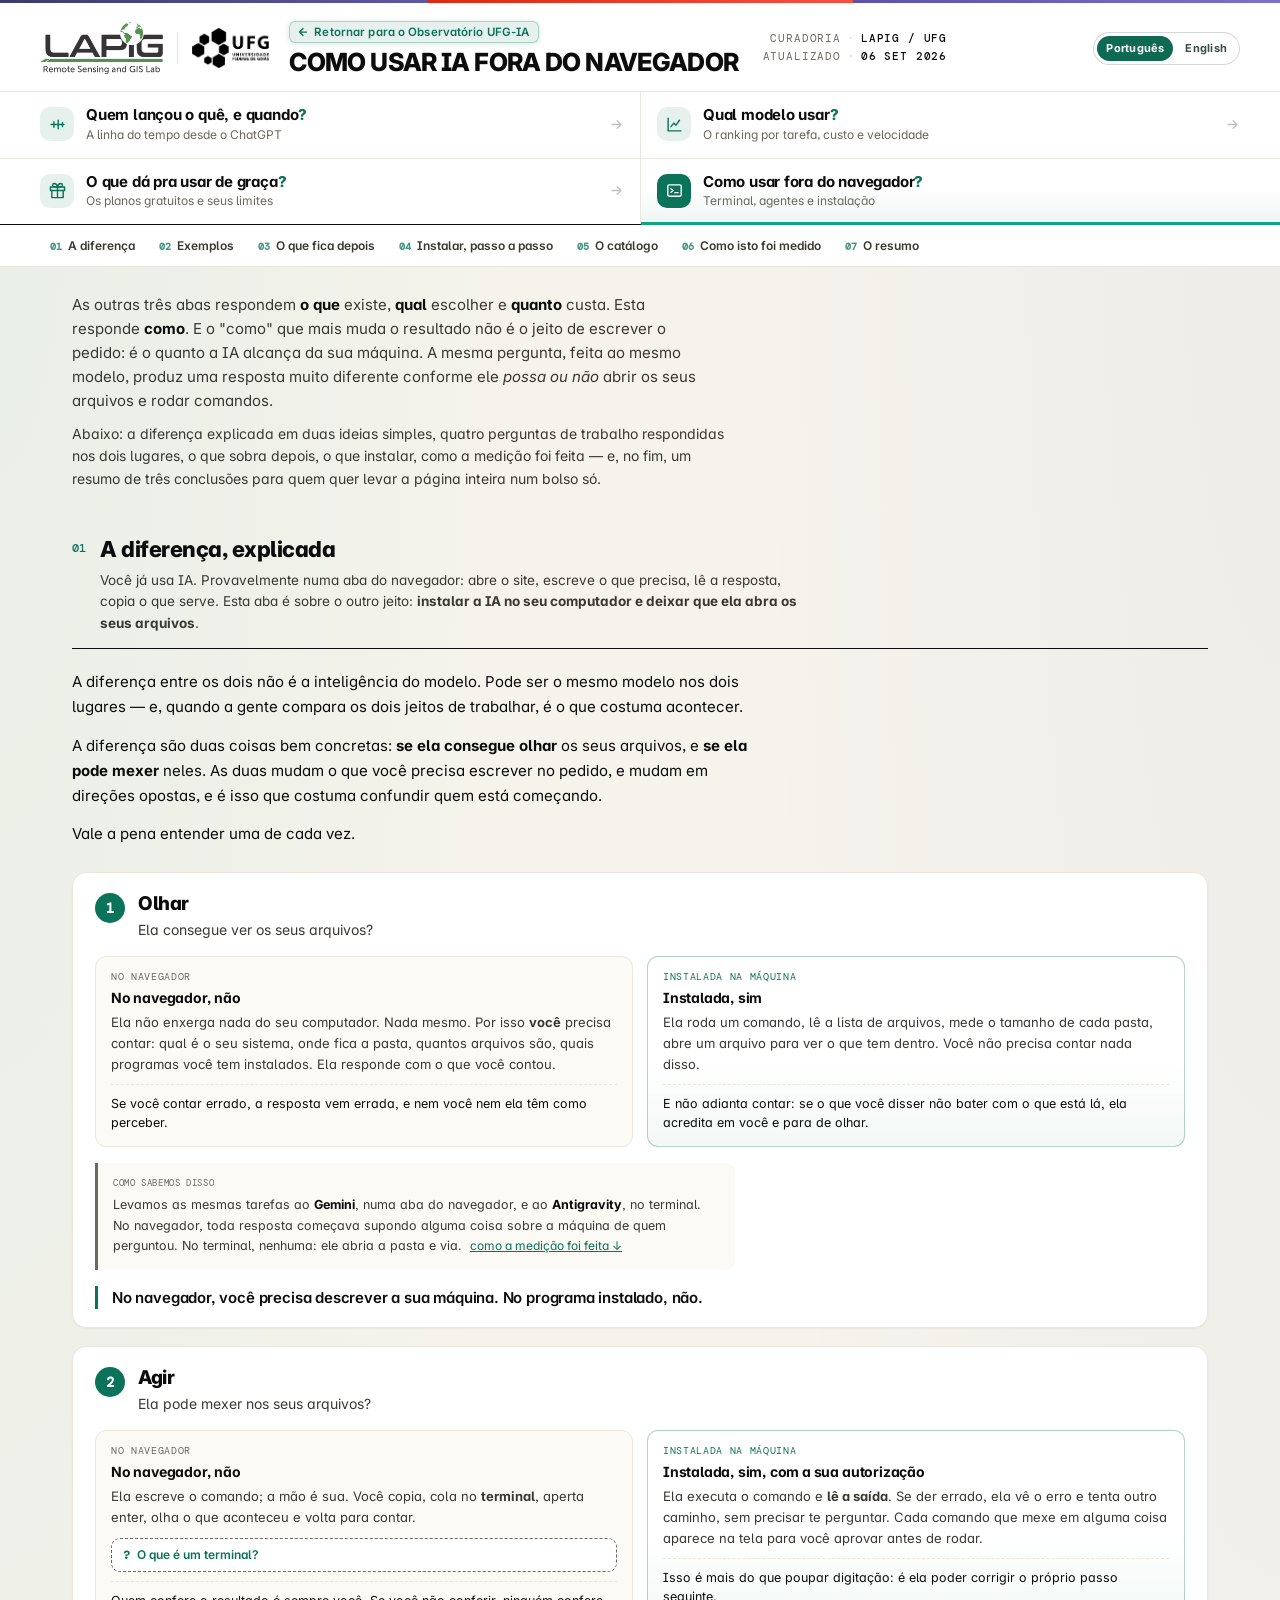
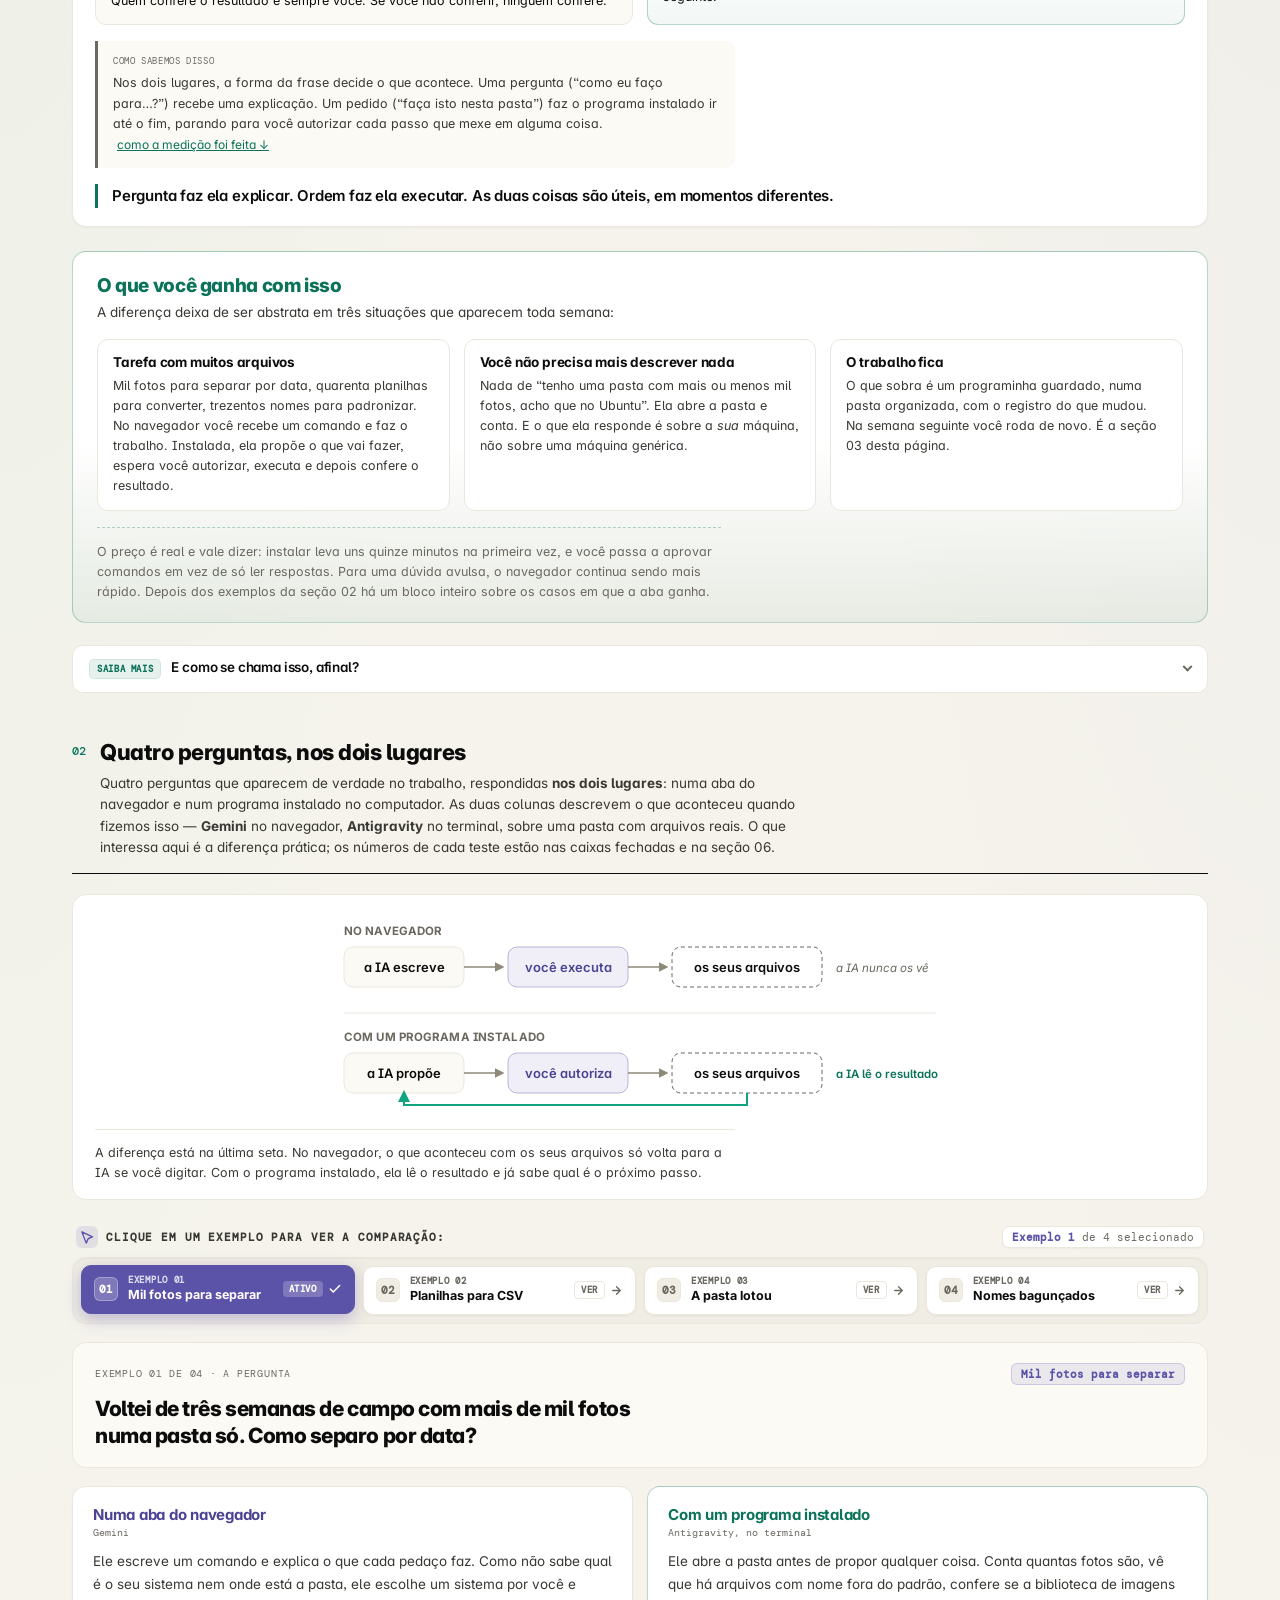
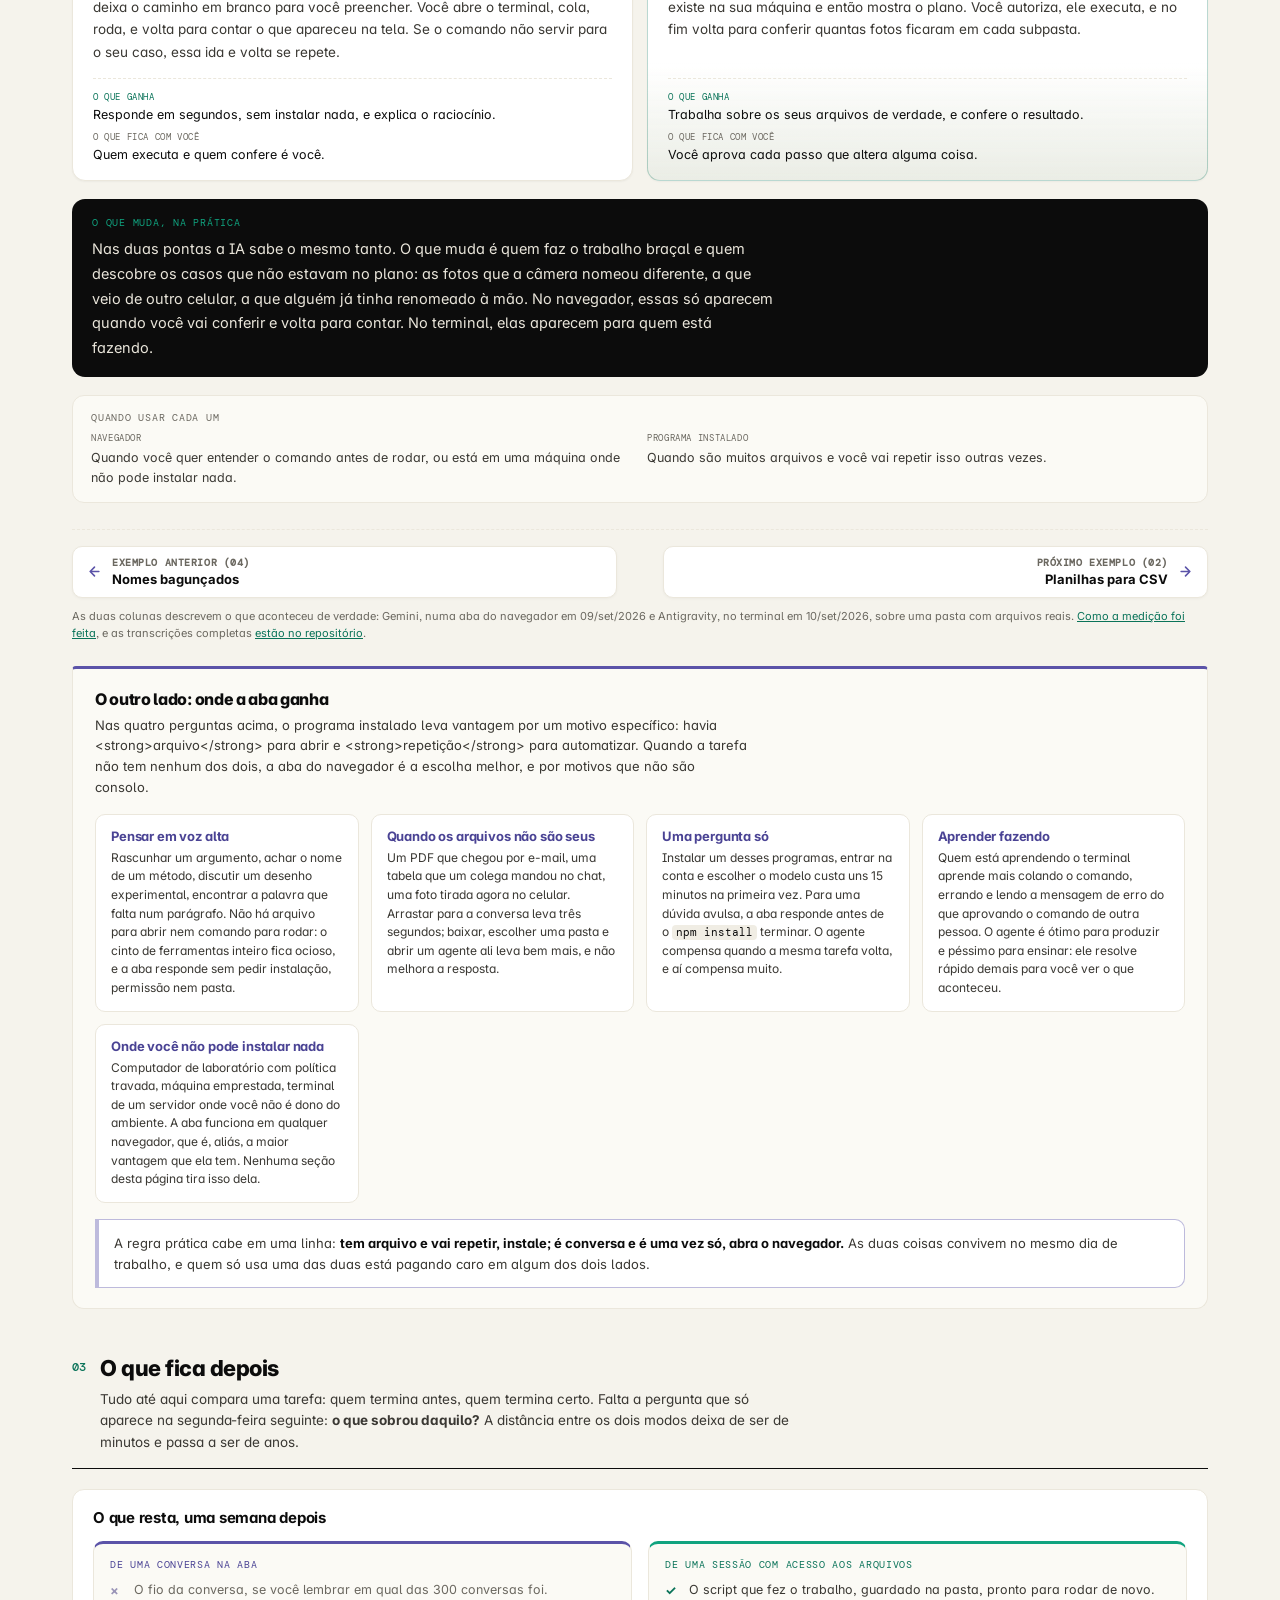
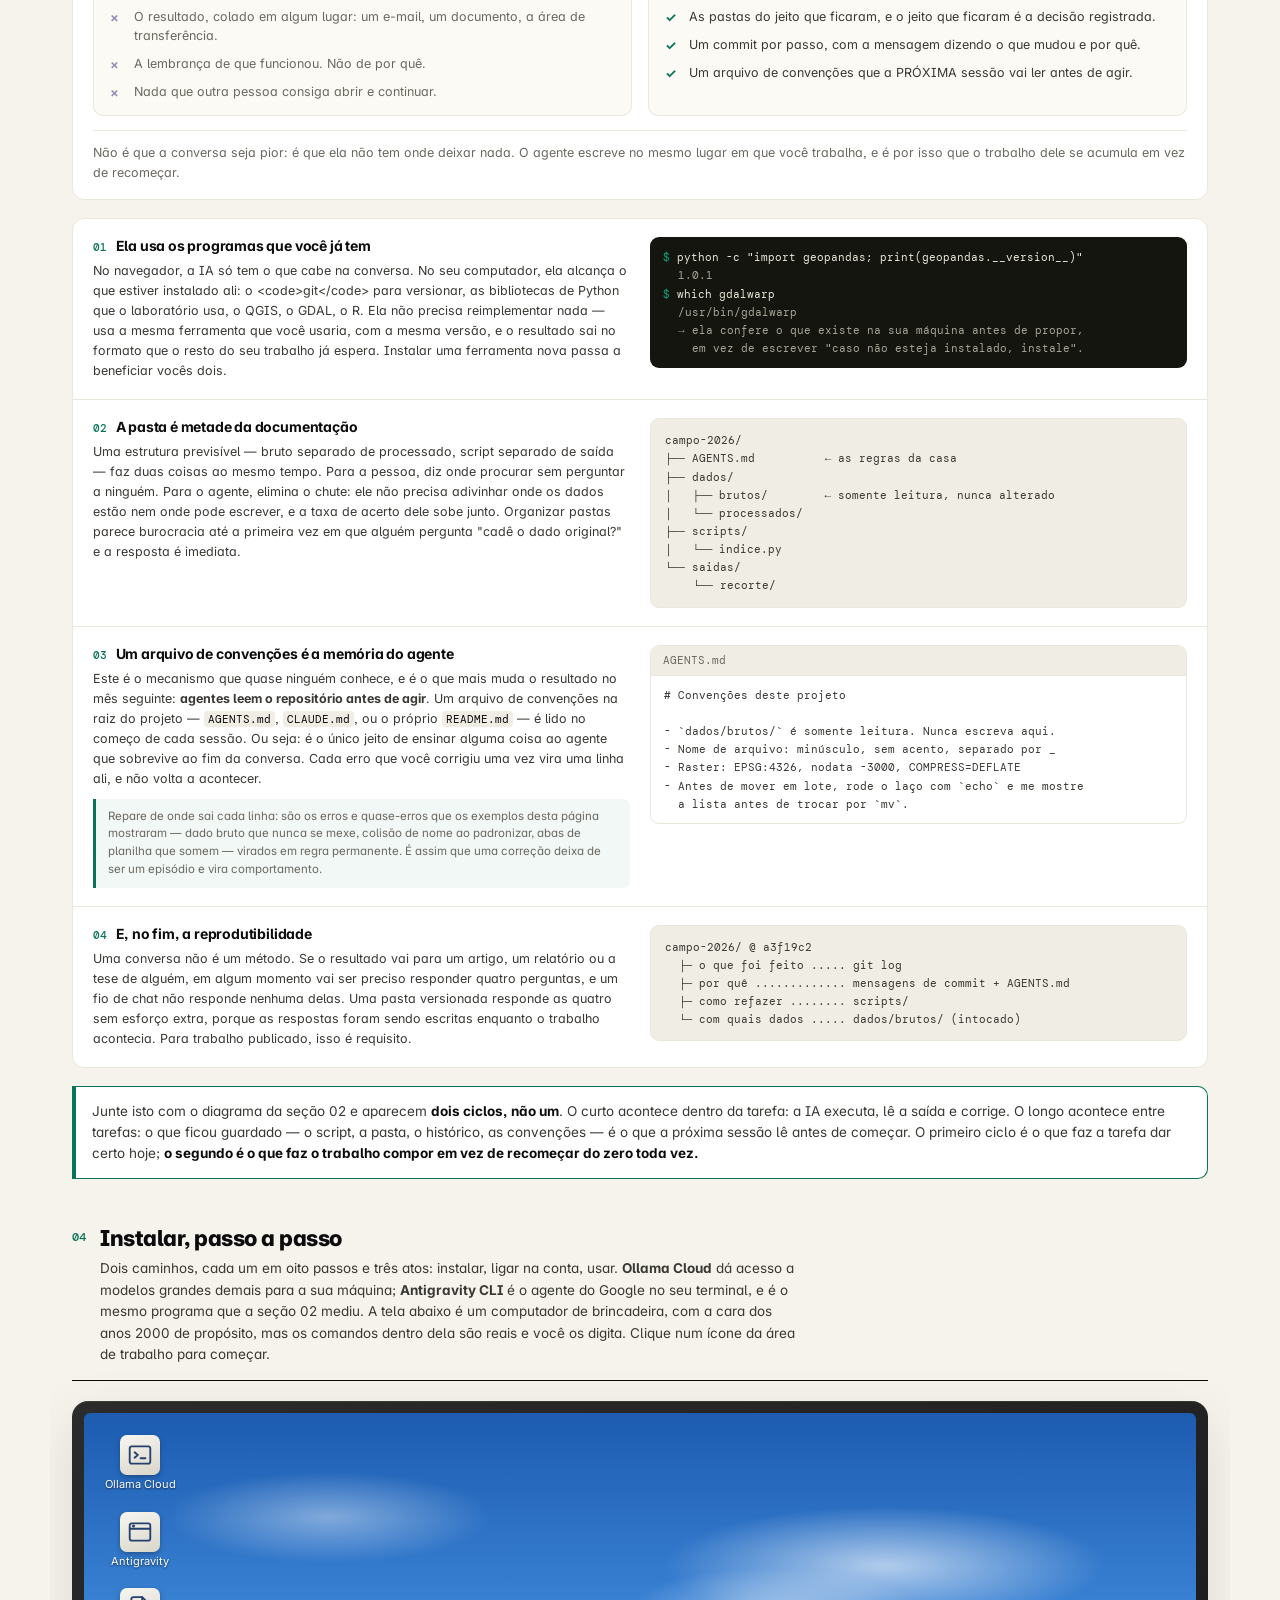
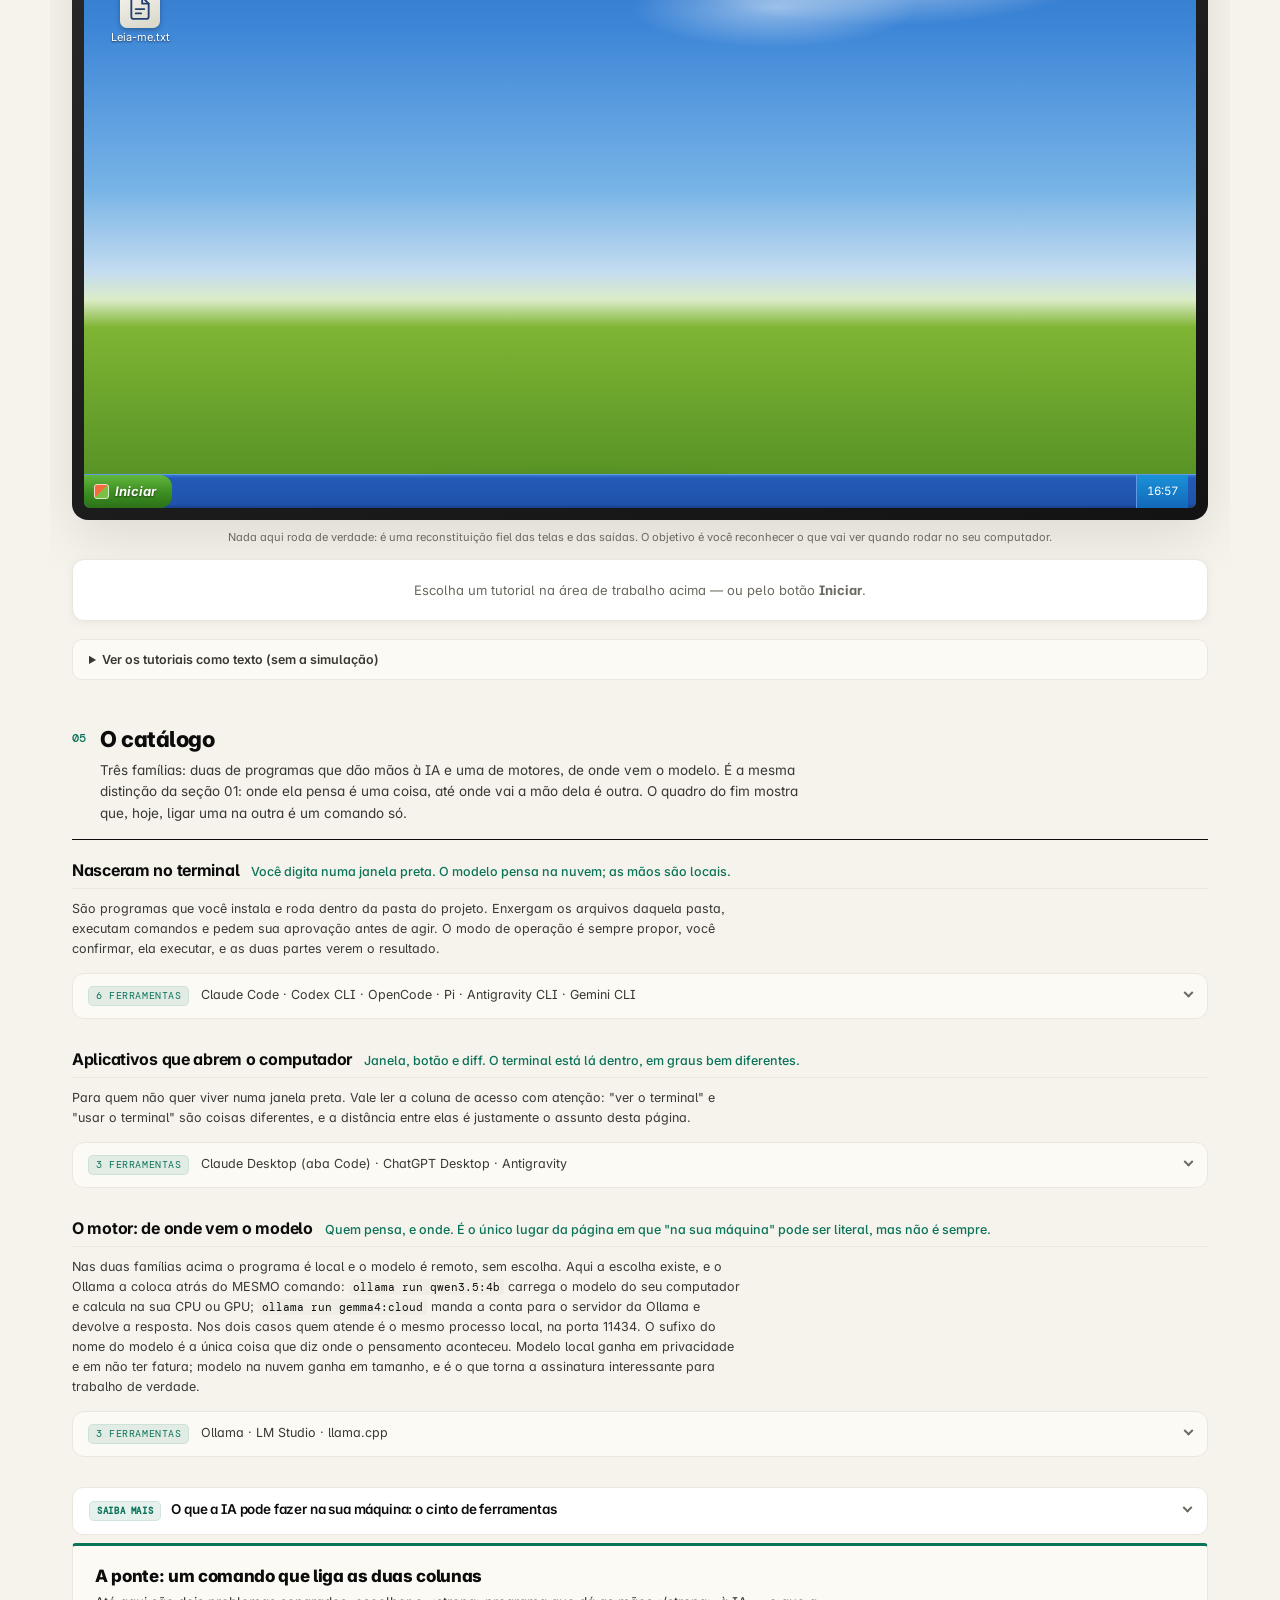
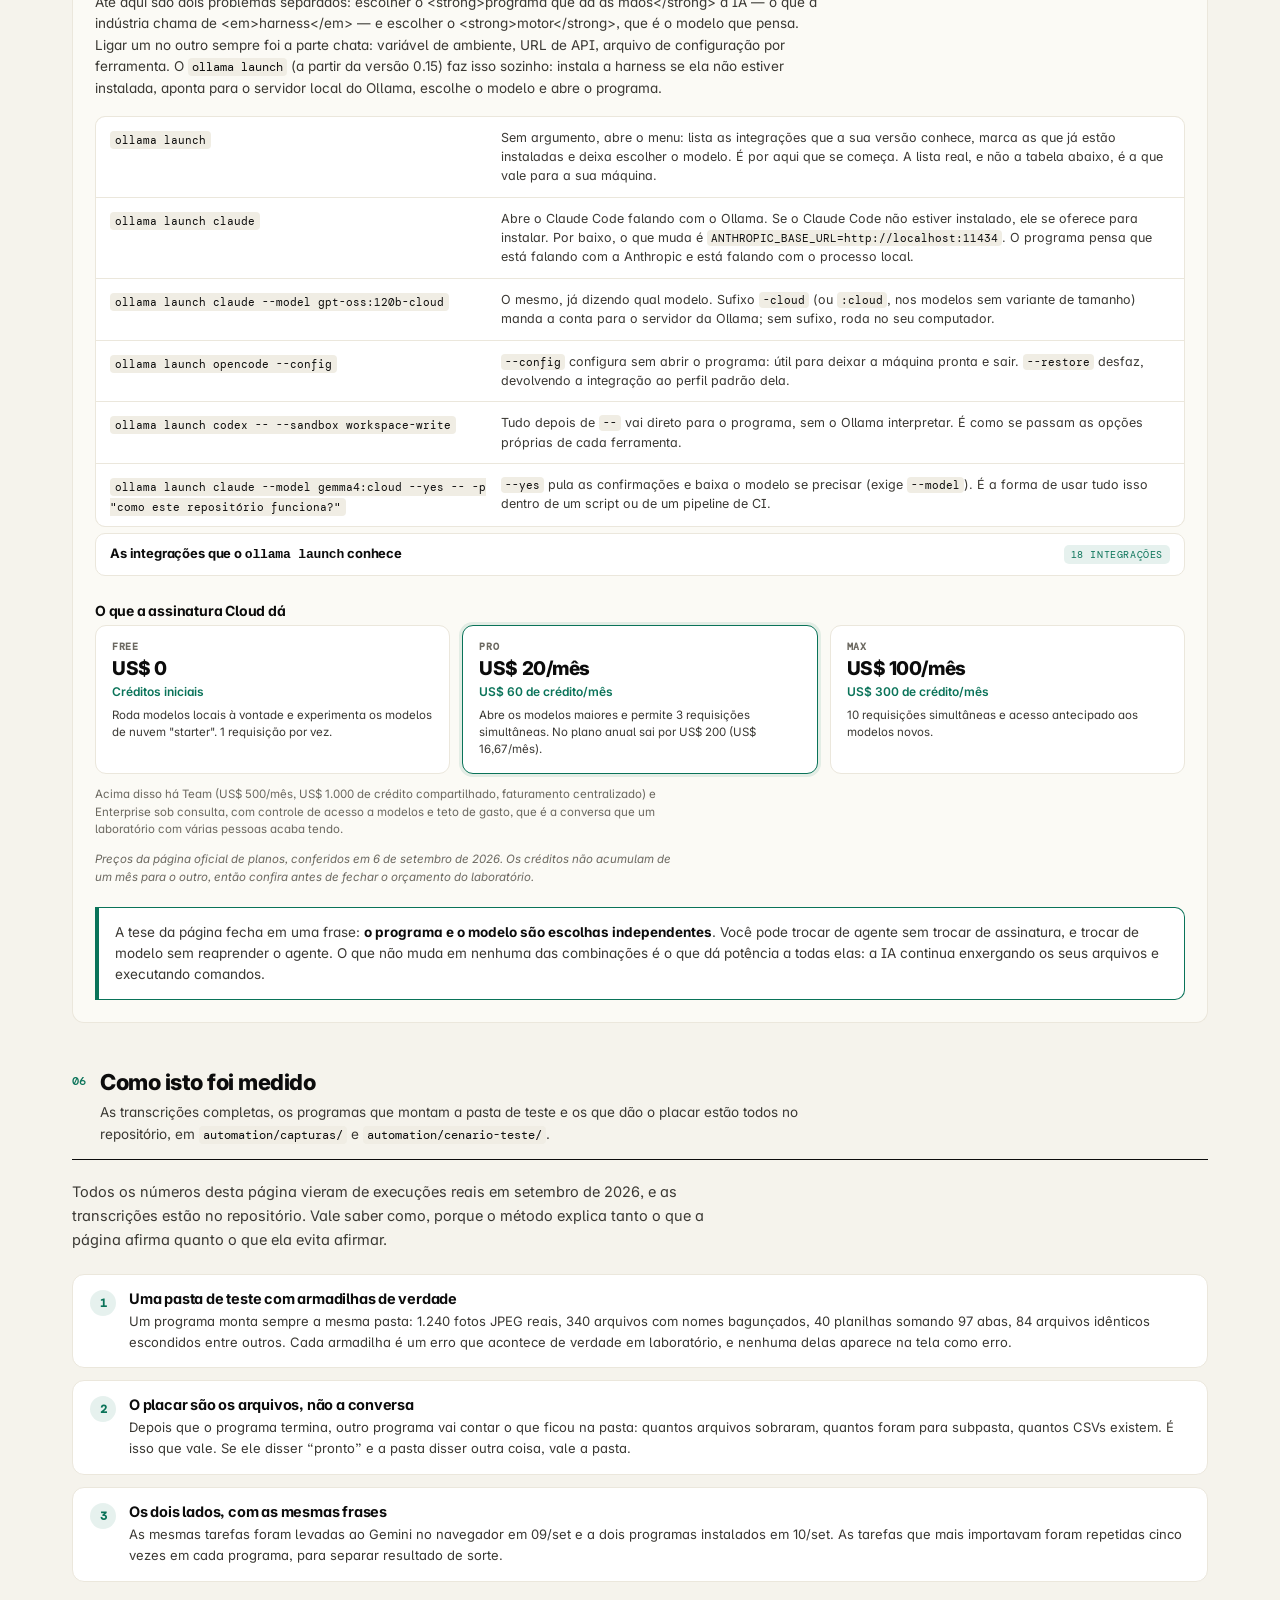
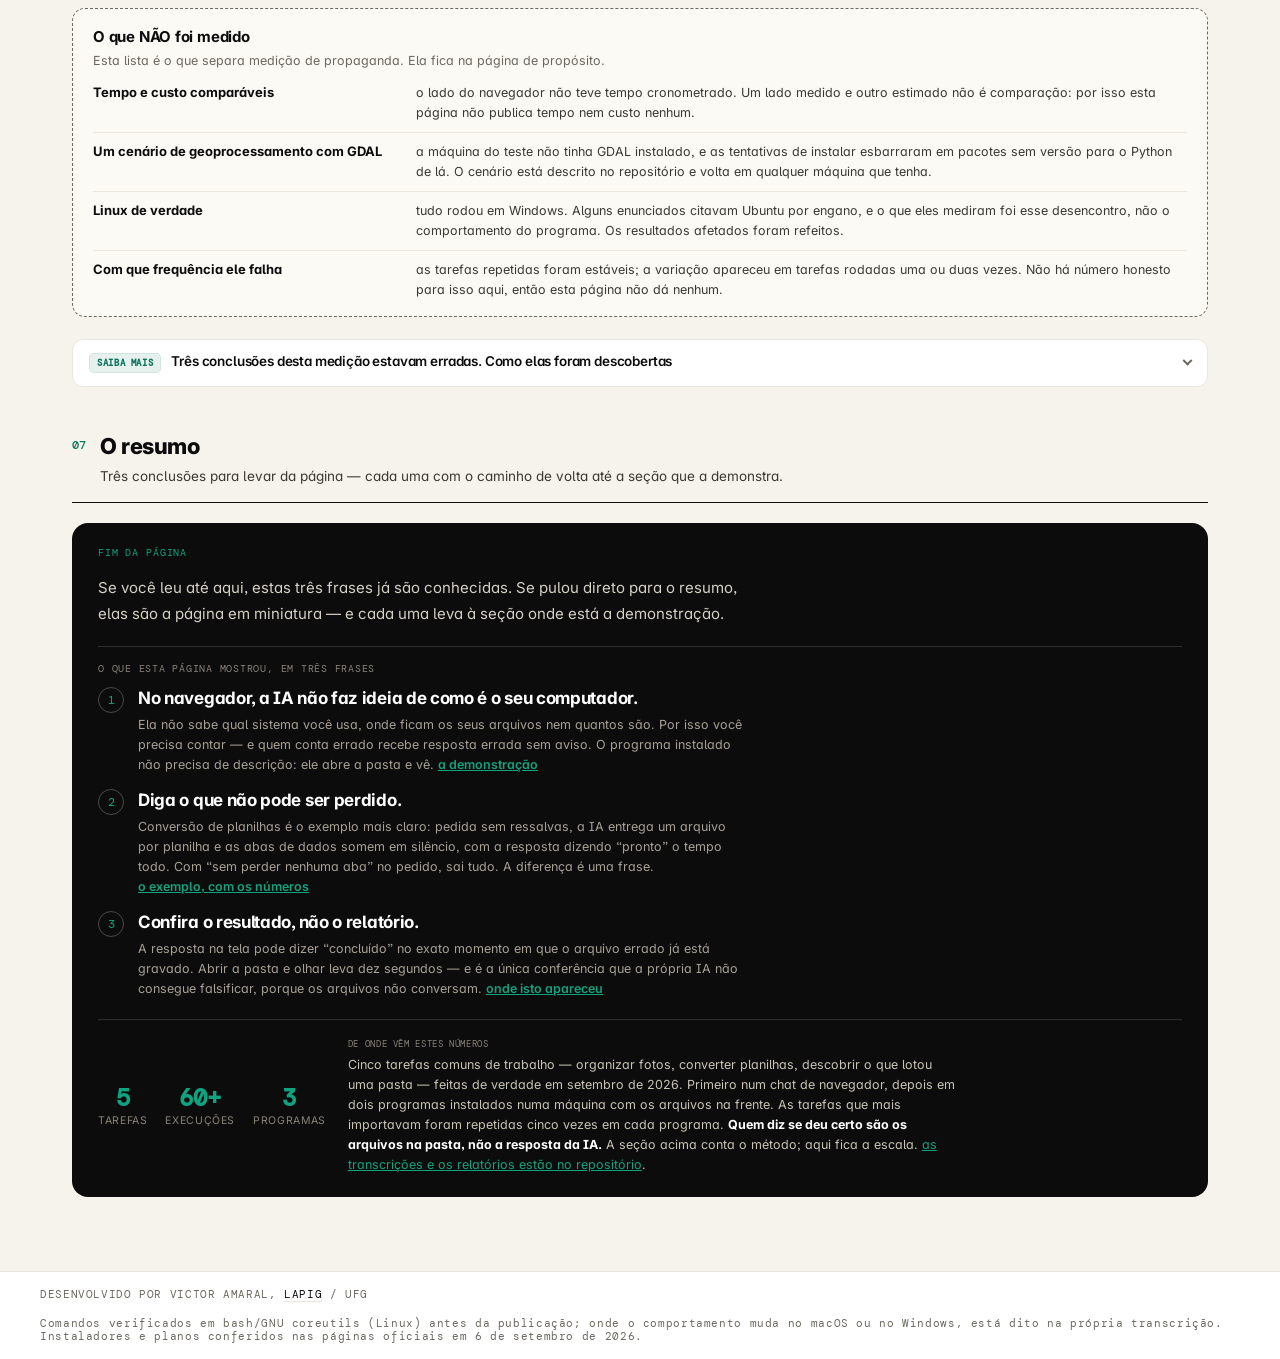
<file: como-usar.html>
<!DOCTYPE html>
<html lang="pt-BR">

<head>
  <meta charset="UTF-8">
  <meta name="viewport" content="width=device-width, initial-scale=1.0">
  <title>Como usar IA fora do navegador | Panorama Global da IA Generativa — LAPIG</title>

  <!-- SEO & Social -->
  <meta name="description" content="A diferença entre conversar com a IA numa aba do navegador e dar a ela acesso ao terminal do seu computador: comparações lado a lado com comandos reais, catálogo de ferramentas (Claude Code, Codex CLI, OpenCode, Pi, Antigravity, Ollama) e um tutorial interativo de instalação. LAPIG / IESA / UFG.">
  <meta name="author" content="LAPIG / IESA / UFG">
  <meta name="theme-color" content="#10a37f">

  <!-- Open Graph -->
  <meta property="og:type" content="website">
  <meta property="og:url" content="https://lapig-ufg.github.io/app-panorama-global-da-ia-generativa/como-usar.html">
  <meta property="og:title" content="Como usar IA fora do navegador">
  <meta property="og:description" content="Não é onde a IA está, e sim até onde vai a mão dela. Comparações com comandos reais, catálogo de agentes de terminal e tutorial interativo de instalação do Ollama e do Antigravity.">
  <meta property="og:site_name" content="LAPIG / UFG">
  <meta property="og:image" content="https://lapig-ufg.github.io/app-panorama-global-da-ia-generativa/assets/thumbnail.png">
  <meta property="og:image:width" content="1200">
  <meta property="og:image:height" content="630">
  <meta property="og:image:type" content="image/png">
  <meta property="og:locale" content="pt_BR">

  <!-- Twitter Card -->
  <meta name="twitter:card" content="summary_large_image">
  <meta name="twitter:title" content="Como usar IA fora do navegador">
  <meta name="twitter:description" content="A IA que responde e a IA que executa: a diferença, em comandos de verdade.">
  <meta name="twitter:image" content="https://lapig-ufg.github.io/app-panorama-global-da-ia-generativa/assets/thumbnail.png">

  <!-- Favicon -->
  <link rel="icon" type="image/svg+xml" href="data:image/svg+xml;utf8,<svg xmlns='http://www.w3.org/2000/svg' viewBox='0 0 100 100'><rect width='100' height='100' rx='20' fill='%2310a37f'/><text x='50' y='66' font-size='52' font-weight='800' text-anchor='middle' fill='white' font-family='system-ui,sans-serif'>L</text></svg>">

  <!-- Fontes -->
  <link rel="preconnect" href="https://fonts.googleapis.com">
  <link rel="preconnect" href="https://fonts.gstatic.com" crossorigin>
  <link href="https://fonts.googleapis.com/css2?family=DM+Mono:wght@300;400;500&family=Inter:wght@400;500;600;700;800&display=swap" rel="stylesheet">

  <!-- Estilos -->
  <link rel="stylesheet" href="assets/styles.css?v=30">
  <link rel="stylesheet" href="assets/guia.css?v=27">
  <link rel="stylesheet" href="assets/como-usar.css?v=14">

  <!-- Google Analytics (GA4) -->
  <script async src="https://www.googletagmanager.com/gtag/js?id=G-CSBR3JMT2X"></script>
  <script>
    window.dataLayer = window.dataLayer || [];
    function gtag(){dataLayer.push(arguments);}
    gtag('js', new Date());
    gtag('config', 'G-CSBR3JMT2X');
  </script>

  <!-- Modo incorporado: ?embed=1 esconde a moldura própria (iframe do Observatório UFG-IA) -->
  <script>
    (function () {
      if (!new URLSearchParams(location.search).has('embed')) return;
      document.documentElement.classList.add('is-embed');
      document.addEventListener('DOMContentLoaded', function () {
        document.querySelectorAll('.ps-link').forEach(function (a) {
          var url = new URL(a.getAttribute('href'), location.href);
          url.searchParams.set('embed', '1');
          a.setAttribute('href', url.pathname + url.search);
        });
      });
    })();
  </script>
</head>

<body>

  <div class="top-ribbon" aria-hidden="true">
    <span class="r-west"></span>
    <span class="r-east"></span>
    <span class="r-world"></span>
  </div>

  <header class="app-header">
    <div class="header-top">
      <div class="header-brand">
        <div class="header-logos">
          <a href="https://lapig.iesa.ufg.br/" target="_blank" rel="noopener"
             class="header-logo logo-lapig"
             title="Laboratório de Processamento de Imagens e Geoinformação — LAPIG / UFG"
             aria-label="LAPIG">
            <img src="assets/logo-lapig.png" alt="Logo LAPIG">
          </a>
          <span class="logo-sep" aria-hidden="true"></span>
          <a href="https://www.ufg.br/" target="_blank" rel="noopener"
             class="header-logo logo-ufg"
             title="Universidade Federal de Goiás — UFG"
             aria-label="UFG">
            <img src="assets/logo-ufg.png" alt="Logo UFG">
          </a>
        </div>
        <div class="header-titlewrap">
          <div class="header-breadcrumb">
            <a class="back-to-observatory" href="https://lapig-ufg.github.io/observatorio-ia/" target="_blank" rel="noopener" title="Retornar para o Observatório UFG-IA">
              <svg width="12" height="12" viewBox="0 0 24 24" fill="none" stroke="currentColor" stroke-width="2.5" stroke-linecap="round" stroke-linejoin="round" aria-hidden="true">
                <path d="M19 12H5M12 19l-7-7 7-7"/>
              </svg>
              <span>Retornar para o Observatório UFG-IA</span>
            </a>
          </div>
          <h1>Como usar IA fora do navegador</h1>
        </div>
      </div>
      <div class="header-meta">
        <div class="meta-row"><span class="meta-label">Curadoria</span><span class="meta-sep" aria-hidden="true">·</span><span class="meta-value">LAPIG / UFG</span></div>
        <div class="meta-row"><span class="meta-label">Atualizado</span><span class="meta-sep" aria-hidden="true">·</span><span class="meta-value" id="cu-updated">…</span></div>
      </div>
    </div>

    <!-- Cada seção é uma pergunta que ela responde, não um nome: "Régua" era
         jargão de quem construiu o site. Os quatro itens dividem a largura em
         partes iguais e a seção corrente encosta no filete preto. Abaixo de
         1400px a fileira dobra em 2x2 (ver styles.css) — foi o preço de passar
         de três para quatro perguntas sem perder a pergunta inteira. -->
    <nav class="page-switch" aria-label="Seções do painel">
      <a class="ps-link" href="index.html"
         title="Linha do tempo dos lançamentos de modelos de IA generativa, empresa por empresa">
        <span class="ps-icon" aria-hidden="true">
          <svg width="15" height="15" viewBox="0 0 24 24" fill="none" stroke="currentColor" stroke-width="2" stroke-linecap="round" stroke-linejoin="round">
            <path d="M3 12h18M7 8v8M13 6v12M19 9v6" />
          </svg>
        </span>
        <span class="ps-text">
          <span class="ps-q">Quem lançou o quê, e quando<span class="ps-mark">?</span></span>
          <span class="ps-short">Lançamentos</span>
          <span class="ps-gloss">A linha do tempo desde o ChatGPT</span>
        </span>
        <svg class="ps-go" width="15" height="15" viewBox="0 0 24 24" fill="none" stroke="currentColor" stroke-width="2.2" stroke-linecap="round" stroke-linejoin="round" aria-hidden="true">
          <path d="M5 12h14M13 6l6 6-6 6" />
        </svg>
      </a>
      <a class="ps-link" href="guia.html"
         title="Qual modelo de IA usar para cada tipo de tarefa">
        <span class="ps-icon" aria-hidden="true">
          <svg width="15" height="15" viewBox="0 0 24 24" fill="none" stroke="currentColor" stroke-width="2" stroke-linecap="round" stroke-linejoin="round">
            <path d="M3 3v18h18" />
            <path d="M7 15l4-5 3 3 5-7" />
          </svg>
        </span>
        <span class="ps-text">
          <span class="ps-q">Qual modelo usar<span class="ps-mark">?</span></span>
          <span class="ps-short">Qual usar</span>
          <span class="ps-gloss">O ranking por tarefa, custo e velocidade</span>
        </span>
        <svg class="ps-go" width="15" height="15" viewBox="0 0 24 24" fill="none" stroke="currentColor" stroke-width="2.2" stroke-linecap="round" stroke-linejoin="round" aria-hidden="true">
          <path d="M5 12h14M13 6l6 6-6 6" />
        </svg>
      </a>
      <a class="ps-link" href="gratuitos.html"
         title="Ferramentas e modelos de IA que você pode usar gratuitamente">
        <span class="ps-icon" aria-hidden="true">
          <svg width="15" height="15" viewBox="0 0 24 24" fill="none" stroke="currentColor" stroke-width="2" stroke-linecap="round" stroke-linejoin="round">
            <path d="M20 12v10H4V12"/>
            <path d="M2 7h20v5H2z"/>
            <path d="M12 22V7"/>
            <path d="M12 7H7.5a2.5 2.5 0 0 1 0-5C11 2 12 7 12 7z"/>
            <path d="M12 7h4.5a2.5 2.5 0 0 0 0-5C13 2 12 7 12 7z"/>
          </svg>
        </span>
        <span class="ps-text">
          <span class="ps-q">O que dá pra usar de graça<span class="ps-mark">?</span></span>
          <span class="ps-short">De graça</span>
          <span class="ps-gloss">Os planos gratuitos e seus limites</span>
        </span>
        <svg class="ps-go" width="15" height="15" viewBox="0 0 24 24" fill="none" stroke="currentColor" stroke-width="2.2" stroke-linecap="round" stroke-linejoin="round" aria-hidden="true">
          <path d="M5 12h14M13 6l6 6-6 6" />
        </svg>
      </a>
      <a class="ps-link is-active" href="como-usar.html" aria-current="page"
         title="Como usar IA fora do navegador: no terminal, com acesso aos seus arquivos">
        <span class="ps-icon" aria-hidden="true">
          <svg width="15" height="15" viewBox="0 0 24 24" fill="none" stroke="currentColor" stroke-width="2" stroke-linecap="round" stroke-linejoin="round">
            <rect x="2.5" y="4" width="19" height="16" rx="2" />
            <path d="M7 9.5l3 2.5-3 2.5" />
            <path d="M12.5 15h4.5" />
          </svg>
        </span>
        <span class="ps-text">
          <span class="ps-q">Como usar fora do navegador<span class="ps-mark">?</span></span>
          <span class="ps-short">No terminal</span>
          <span class="ps-gloss">Terminal, agentes e instalação</span>
        </span>
        <svg class="ps-go" width="15" height="15" viewBox="0 0 24 24" fill="none" stroke="currentColor" stroke-width="2.2" stroke-linecap="round" stroke-linejoin="round" aria-hidden="true">
          <path d="M5 12h14M13 6l6 6-6 6" />
        </svg>
      </a>
    </nav>
  </header>

  <!-- Sumário: a página é longa e a ordem importa (a seção 01 sustenta a
       comparação, que sustenta o catálogo). Os atalhos deixam quem já sabe
       pular direto para a instalação, e quem não vai ler nada pular direto
       para o resumo do fim. -->
  <div class="controls">
    <div class="cu-toc" role="navigation" aria-label="Seções desta página">
      <a class="cu-toc-link" href="#abertura"><span class="cu-toc-n">01</span> A diferença</a>
      <a class="cu-toc-link" href="#comparacao"><span class="cu-toc-n">02</span> Exemplos</a>
      <a class="cu-toc-link" href="#permanencia"><span class="cu-toc-n">03</span> O que fica depois</a>
      <a class="cu-toc-link" href="#tutorial"><span class="cu-toc-n">04</span> Instalar, passo a passo</a>
      <a class="cu-toc-link" href="#catalogo"><span class="cu-toc-n">05</span> O catálogo</a>
      <a class="cu-toc-link" href="#medicao"><span class="cu-toc-n">06</span> Como isto foi medido</a>
      <a class="cu-toc-link" href="#resumo"><span class="cu-toc-n">07</span> O resumo</a>
    </div>
  </div>

  <main class="main qm-main cu-main">

    <!-- ─── TESE ─────────────────────────────────────────────── -->
    <div class="qm-intro">
      <p class="qm-lede">
        As outras três abas respondem <strong>o que</strong> existe, <strong>qual</strong> escolher e
        <strong>quanto</strong> custa. Esta responde <strong>como</strong>. E o "como" que mais muda o resultado não é o
        jeito de escrever o pedido: é o quanto a IA alcança da sua máquina.
        A mesma pergunta, feita ao mesmo modelo, produz uma resposta muito diferente conforme ele
        <em>possa ou não</em> abrir os seus arquivos e rodar comandos.
      </p>
      <p class="cu-lede-2">
        Abaixo: a diferença explicada em duas ideias simples, quatro perguntas de trabalho
        respondidas nos dois lugares, o que sobra depois, o que instalar, como a medição foi
        feita — e, no fim, um resumo de três conclusões para quem quer levar a página inteira
        num bolso só.
      </p>
    </div>

    <!-- ─── 01 · A DIFERENÇA, EXPLICADA ──────────────────────── -->
    <!-- Abre a aba. Texto corrido antes de qualquer quadro, de propósito:
         a versão anterior abria discutindo como CHAMAR as duas coisas e o
         leitor chegava na comparação sem saber o que estava comparando.
         A discussão de nome virou a última caixa fechada desta seção. -->
    <section id="abertura" class="cu-section" aria-labelledby="h-abertura">
      <header class="cu-sec-head">
        <span class="cu-sec-n">01</span>
        <div>
          <h2 id="h-abertura">A diferença, explicada</h2>
          <p class="cu-sec-sub" id="cu-ab-lede"></p>
        </div>
      </header>

      <div class="cu-prosa" id="cu-ab-prosa"></div>

      <div class="cu-eixos" id="cu-ab-eixos"></div>

      <!-- O que a pessoa GANHA com isso. A seção explicava o mecanismo e não
           respondia "e daí?" — vinha antes dos exemplos e saía sem dizer se
           valia a pena. -->
      <div id="cu-ab-ganho"></div>

      <div class="cu-saibas" id="cu-ab-saiba"></div>
    </section>

    <!-- ─── 02 · COMPARAÇÃO ──────────────────────────────────── -->
    <section id="comparacao" class="cu-section" aria-labelledby="h-comparacao">
      <header class="cu-sec-head">
        <span class="cu-sec-n">02</span>
        <div>
          <h2 id="h-comparacao">Quatro perguntas, nos dois lugares</h2>
          <p class="cu-sec-sub">
            Quatro perguntas que aparecem de verdade no trabalho, respondidas
            <strong>nos dois lugares</strong>: numa aba do navegador e num programa instalado no
            computador. As duas colunas descrevem o que aconteceu quando fizemos isso —
            <strong>Gemini</strong> no navegador, <strong>Antigravity</strong> no terminal, sobre
            uma pasta com arquivos reais. O que interessa aqui é a diferença prática; os números
            de cada teste estão nas caixas fechadas e na seção 06.
          </p>
        </div>
      </header>

      <!-- O DESENHO, ANTES DOS EXEMPLOS.
           O anterior eram dois fluxogramas de cinco nós numerados cada, com
           setas cruzando entre duas colunas. Tinha informação demais para o
           que precisa dizer, e ninguém lia os números na ordem certa.
           Este diz uma coisa só: de que lado da linha está o trabalho. -->
      <figure class="cu-fig">
        <svg viewBox="0 0 620 200" class="cu-fig-svg" role="img" aria-labelledby="fig-t fig-d">
          <title id="fig-t">Quem faz o trabalho em cada lugar</title>
          <desc id="fig-d">No navegador, a IA escreve as instruções e você executa nos seus arquivos. Com um programa instalado, a IA propõe, você autoriza e ela mesma executa nos seus arquivos.</desc>

          <!-- navegador -->
          <text x="14" y="20" class="cu-fig-tit">No navegador</text>
          <g class="cu-fig-no"><rect x="14" y="32" width="120" height="40" rx="9"/><text x="74" y="57">a IA escreve</text></g>
          <g class="cu-fig-no is-voce"><rect x="178" y="32" width="120" height="40" rx="9"/><text x="238" y="57">você executa</text></g>
          <g class="cu-fig-no is-alvo"><rect x="342" y="32" width="150" height="40" rx="9"/><text x="417" y="57">os seus arquivos</text></g>
          <path d="M134 52 H172" class="cu-fig-seta" marker-end="url(#fs)"/>
          <path d="M298 52 H336" class="cu-fig-seta" marker-end="url(#fs)"/>
          <text x="506" y="57" class="cu-fig-nota">a IA nunca os vê</text>

          <line x1="14" y1="98" x2="606" y2="98" class="cu-fig-linha"/>

          <!-- instalado -->
          <text x="14" y="126" class="cu-fig-tit">Com um programa instalado</text>
          <g class="cu-fig-no"><rect x="14" y="138" width="120" height="40" rx="9"/><text x="74" y="163">a IA propõe</text></g>
          <g class="cu-fig-no is-voce"><rect x="178" y="138" width="120" height="40" rx="9"/><text x="238" y="163">você autoriza</text></g>
          <g class="cu-fig-no is-alvo"><rect x="342" y="138" width="150" height="40" rx="9"/><text x="417" y="163">os seus arquivos</text></g>
          <path d="M134 158 H172" class="cu-fig-seta" marker-end="url(#fs)"/>
          <path d="M298 158 H336" class="cu-fig-seta" marker-end="url(#fs)"/>
          <path d="M417 178 V190 H74 V178" class="cu-fig-volta" marker-end="url(#fv)"/>
          <text x="506" y="163" class="cu-fig-nota is-verde">a IA lê o resultado</text>

          <defs>
            <marker id="fs" viewBox="0 0 8 8" refX="6" refY="4" markerWidth="6" markerHeight="6" orient="auto-start-reverse">
              <path d="M0 0 L8 4 L0 8 z" fill="#8d8877"/>
            </marker>
            <marker id="fv" viewBox="0 0 8 8" refX="6" refY="4" markerWidth="6" markerHeight="6" orient="auto-start-reverse">
              <path d="M0 0 L8 4 L0 8 z" fill="#10a37f"/>
            </marker>
          </defs>
        </svg>
        <figcaption class="cu-fig-cap">
          A diferença está na última seta. No navegador, o que aconteceu com os seus arquivos só
          volta para a IA se você digitar. Com o programa instalado, ela lê o resultado e já sabe
          qual é o próximo passo.
        </figcaption>
      </figure>

      <!-- OS EXEMPLOS. Uma pergunta de trabalho e a diferença entre os dois
           lugares, narrada. Os números da medição ficam nas caixas fechadas;
           a seção 05 conta como o teste foi feito. -->      <div id="cu-cenas"></div>

      <div id="cu-contraponto"></div>
    </section>

    <!-- ─── 03 · O QUE FICA DEPOIS ───────────────────────────── -->
    <!-- A seção 02 mede uma tarefa; esta mede o que sobra dela. Vem logo
         depois porque é a segunda metade do mesmo argumento — e antes do
         catálogo, porque quem for escolher ferramenta precisa saber que
         está escolhendo também onde o trabalho vai se acumular. -->
    <section id="permanencia" class="cu-section" aria-labelledby="h-permanencia">
      <header class="cu-sec-head">
        <span class="cu-sec-n">03</span>
        <div>
          <h2 id="h-permanencia">O que fica depois</h2>
          <p class="cu-sec-sub" id="cu-perm-lede"></p>
        </div>
      </header>
      <div id="cu-permanencia"></div>
    </section>

    <!-- ─── 05 · SIMULADOR ───────────────────────────────────── -->
    <section id="tutorial" class="cu-section" aria-labelledby="h-tutorial">
      <header class="cu-sec-head">
        <span class="cu-sec-n">04</span>
        <div>
          <h2 id="h-tutorial">Instalar, passo a passo</h2>
          <p class="cu-sec-sub">
            Dois caminhos, cada um em oito passos e três atos: instalar, ligar na conta, usar.
            <strong>Ollama Cloud</strong> dá acesso a modelos grandes demais para a sua máquina;
            <strong>Antigravity CLI</strong> é o agente do Google no seu terminal, e é o mesmo
            programa que a seção 02 mediu. A tela abaixo é um computador de brincadeira, com a cara
            dos anos 2000 de propósito, mas os comandos dentro dela são reais e você os digita. Clique num ícone da área de trabalho para começar.
          </p>
        </div>
      </header>

      <!-- O simulador é enfeite com função: ele dá um lugar seguro para
           errar. Quem nunca abriu um terminal trava no primeiro `$`, e a
           tela de computador transforma esse primeiro passo numa coisa
           obviamente reversível — não tem como quebrar nada aqui dentro. -->
      <div class="cu-os" id="cu-os">
        <div class="cu-os-bezel">
          <div class="cu-os-screen" id="cu-os-screen">
            <div class="cu-desk" id="cu-desk" role="group" aria-label="Área de trabalho"></div>
            <div class="cu-windows" id="cu-windows"></div>
            <div class="cu-taskbar">
              <button type="button" class="cu-start" id="cu-start" aria-haspopup="true" aria-expanded="false">
                <span class="cu-start-flag" aria-hidden="true"></span>
                <span>Iniciar</span>
              </button>
              <div class="cu-task-items" id="cu-task-items"></div>
              <div class="cu-tray"><span id="cu-clock">--:--</span></div>
            </div>
            <div class="cu-startmenu" id="cu-startmenu" hidden></div>
          </div>
        </div>
        <p class="cu-os-legend">
          Nada aqui roda de verdade: é uma reconstituição fiel das telas e das saídas.
          O objetivo é você reconhecer o que vai ver quando rodar no seu computador.
        </p>
      </div>

      <!-- Fallback sem JS e alternativa acessível: a mesma sequência em texto
           corrido, copiável e legível por leitor de tela, sem depender da
           simulação. -->
      <details class="cu-plain" id="cu-plain">
        <summary>Ver os tutoriais como texto (sem a simulação)</summary>
        <div id="cu-plain-body"></div>
      </details>
    </section>

    <!-- ─── 06 · CATÁLOGO ────────────────────────────────────── -->
    <section id="catalogo" class="cu-section" aria-labelledby="h-catalogo">
      <header class="cu-sec-head">
        <span class="cu-sec-n">05</span>
        <div>
          <h2 id="h-catalogo">O catálogo</h2>
          <p class="cu-sec-sub">
            Três famílias: duas de programas que dão mãos à IA e uma de motores, de onde vem o
            modelo. É a mesma distinção da seção 01: onde ela pensa é uma coisa, até onde vai a mão
            dela é outra. O quadro do fim mostra que, hoje, ligar uma na outra é um comando só.
          </p>
        </div>
      </header>
      <div id="cu-familias"></div>

      <!-- O cinto de ferramentas era a seção 04 e ficava entre o argumento e o
           tutorial, quebrando a narrativa com uma lista técnica. É referência:
           vive aqui, fechada, ao lado do resto da referência. -->
      <details class="cu-saiba cu-saiba-larga" id="cu-ferramentas">
        <summary><span class="cu-saiba-rot">Saiba mais</span>O que a IA pode fazer na sua máquina: o cinto de ferramentas</summary>
        <div class="cu-saiba-corpo">
          <p class="cu-tools-lede">
            A diferença entre os dois lados não está no modelo: é a mesma rede neural. Está na
            lista de ações que ele pode pedir para executar. São estes os nomes que aparecem na
            tela quando um programa instalado pede a sua permissão.
          </p>
          <div class="cu-tools" id="cu-tools"></div>
        </div>
      </details>

      <!-- A ponte fecha a seção porque só faz sentido depois das duas colunas:
           primeiro o leitor vê as harnesses, depois os motores, e aí descobre
           que ligar um no outro virou um comando só. -->
      <div id="cu-ponte"></div>
    </section>

    <!-- ─── 08 · COMO ISTO FOI MEDIDO ────────────────────────── -->
    <!-- Antes do resumo: é a seção que dá crédito às outras sete. A
         lista do que NÃO foi medido fica visível de propósito: é ela que
         separa uma página que mediu de uma página que afirma. -->
    <section id="medicao" class="cu-section" aria-labelledby="h-medicao">
      <header class="cu-sec-head">
        <span class="cu-sec-n">06</span>
        <div>
          <h2 id="h-medicao">Como isto foi medido</h2>
          <p class="cu-sec-sub">
            As transcrições completas, os programas que montam a pasta de teste e os que dão o
            placar estão todos no repositório, em <code>automation/capturas/</code> e
            <code>automation/cenario-teste/</code>.
          </p>
        </div>
      </header>
      <div id="cu-medicao"></div>
    </section>

    <!-- ─── 07 · O RESUMO ────────────────────────────────────── -->
    <!-- Nasceu no topo, como "Comece por aqui", e confundia: citava os
         números das planilhas e o placar das repetições antes de o leitor
         saber que existia uma medição. Aqui as três conclusões são o que
         promete o nome: um fechamento que recapitula a página para quem
         chegou até o fim — e um atalho legível para quem pular direto. -->
    <section id="resumo" class="cu-section" aria-labelledby="h-resumo">
      <header class="cu-sec-head">
        <span class="cu-sec-n">07</span>
        <div>
          <h2 id="h-resumo">O resumo</h2>
          <p class="cu-sec-sub" id="cu-resumo-lede"></p>
        </div>
      </header>
      <div id="cu-essencial"></div>
    </section>


  </main>

  <footer class="app-footer">
    <div class="footer-credits">
      Desenvolvido por Victor Amaral, <a href="https://lapig.iesa.ufg.br/" target="_blank" rel="noopener">LAPIG</a> / UFG
    </div>
    <div class="footer-meta">
      <span>Comandos verificados em bash/GNU coreutils (Linux) antes da publicação; onde o comportamento muda no macOS ou no Windows, está dito na própria transcrição. Instaladores e planos conferidos nas páginas oficiais em 6 de setembro de 2026.</span>
    </div>
  </footer>

  <!-- Scripts -->
  <script src="assets/i18n.js?v=1"></script>
  <script src="assets/como-usar-data.js?v=13"></script>
  <script src="assets/como-usar-cenas.js?v=5"></script>
  <script src="assets/como-usar.js?v=14"></script>
</body>

</html>
</file>
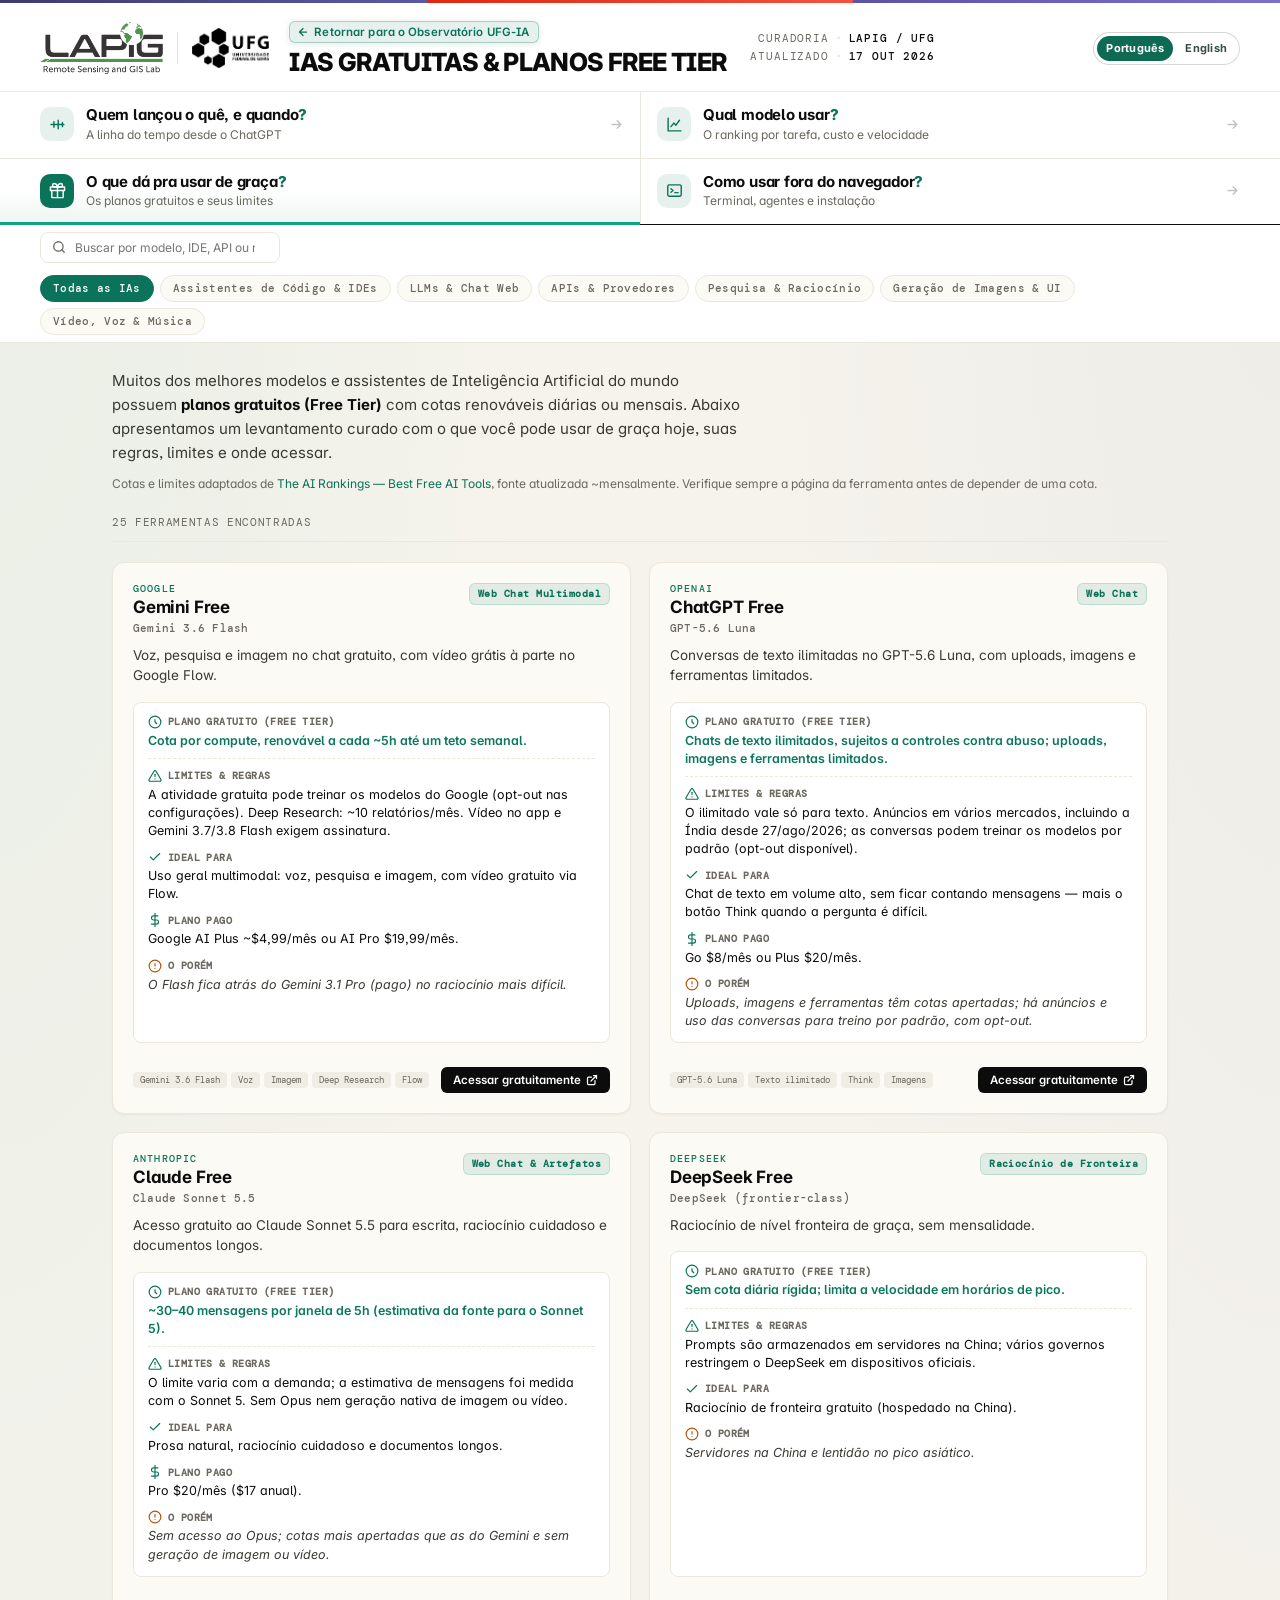
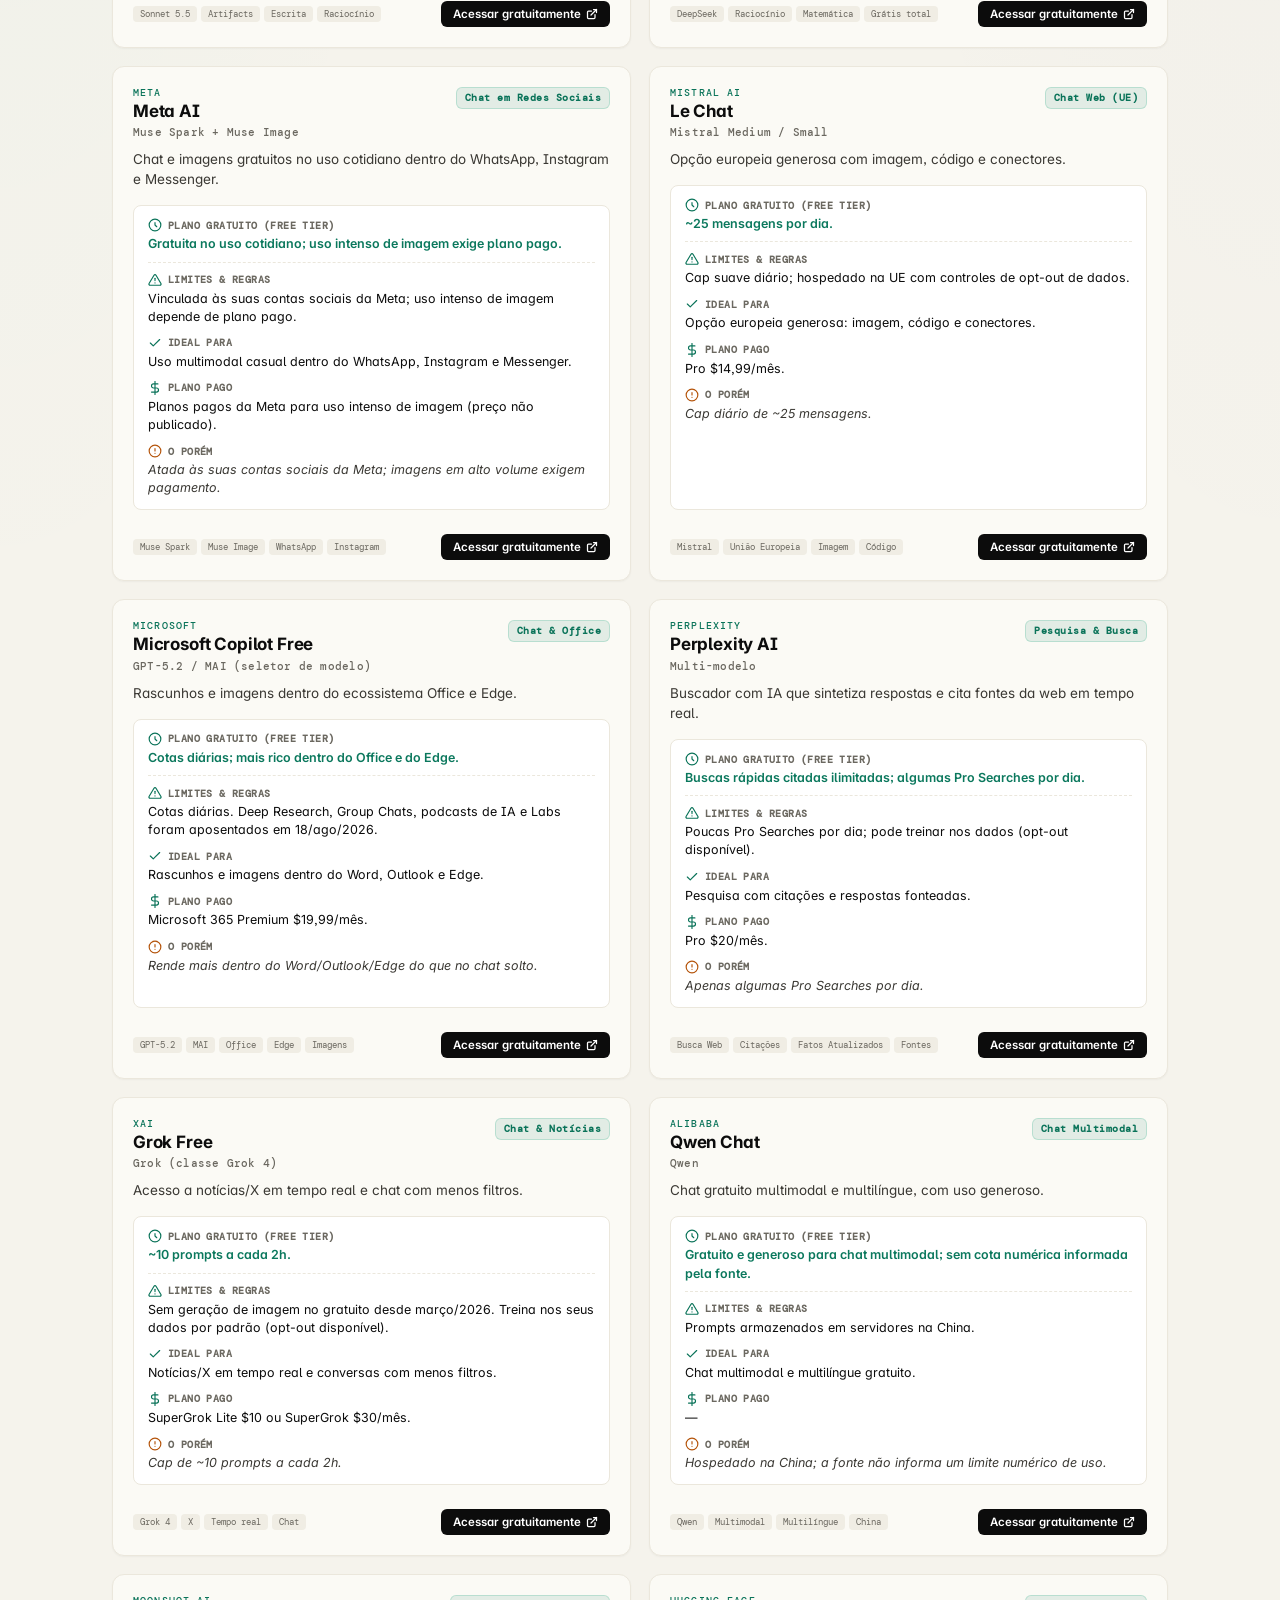
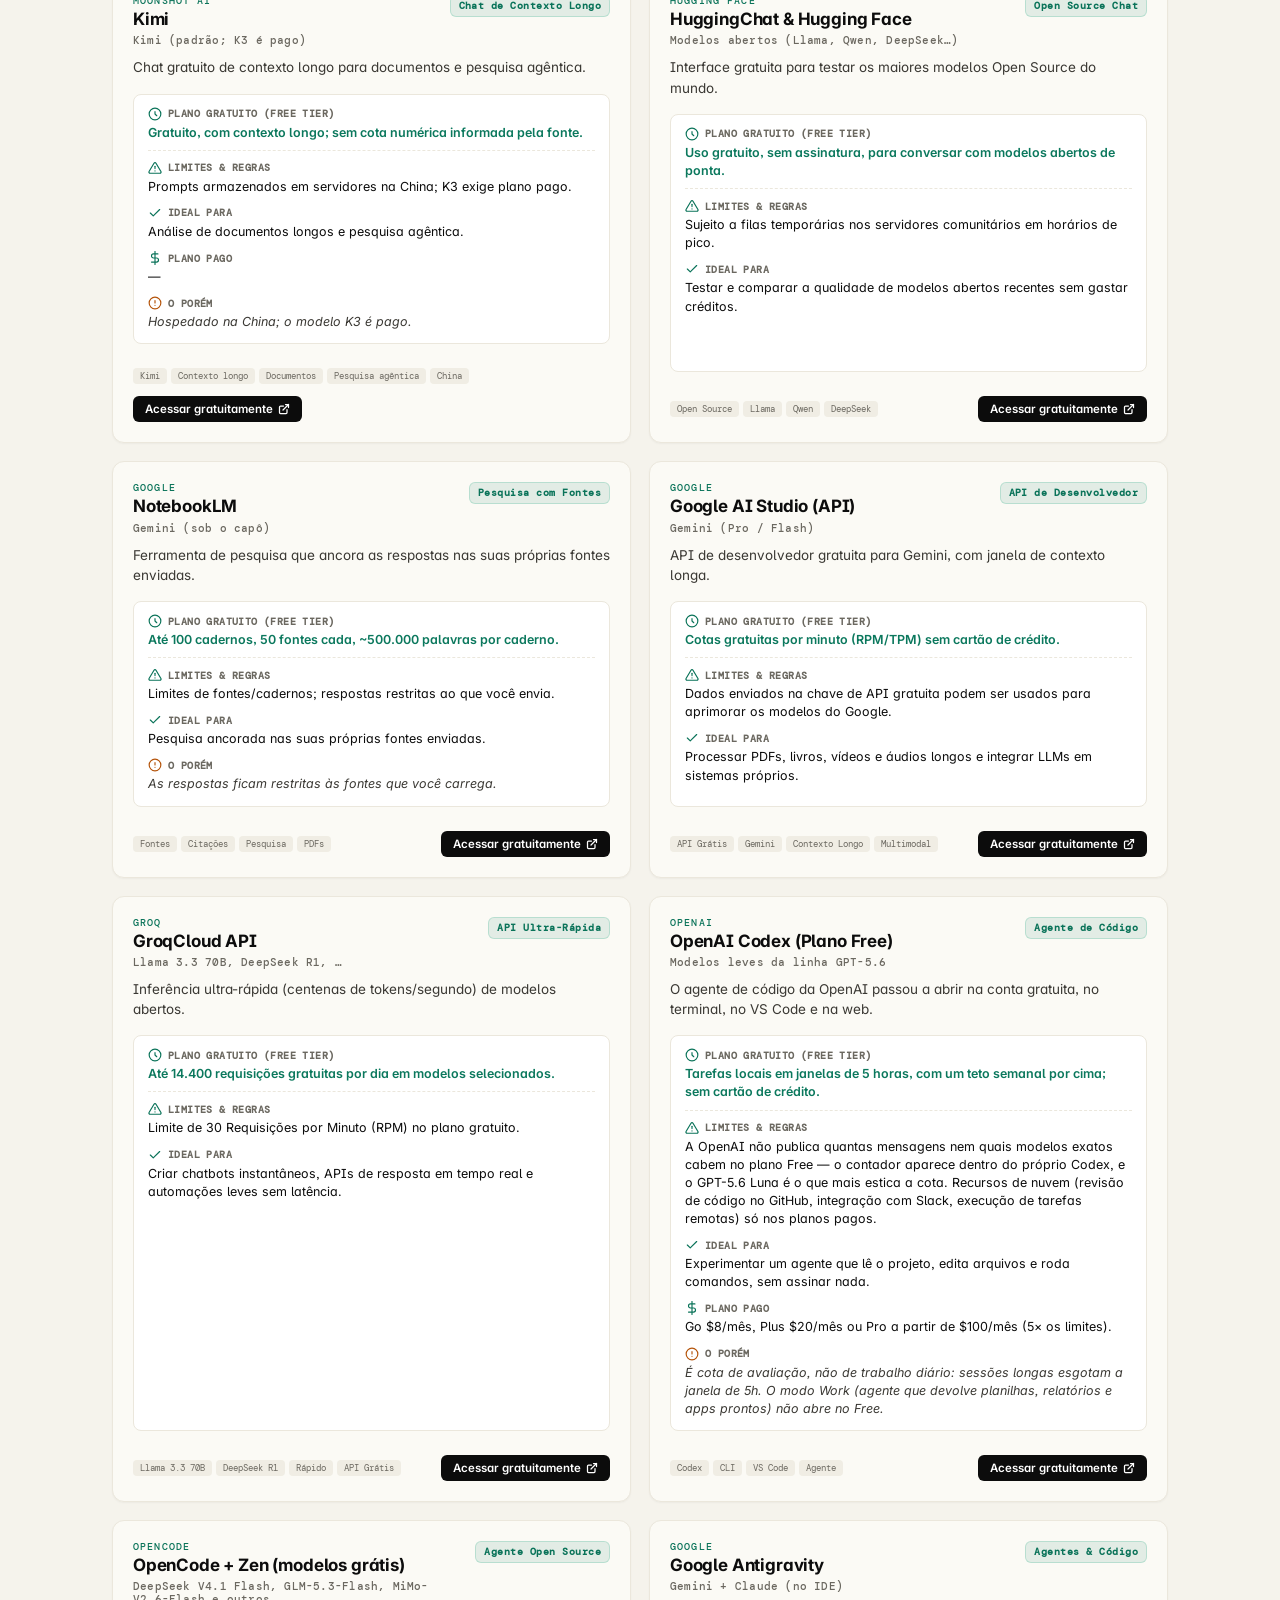
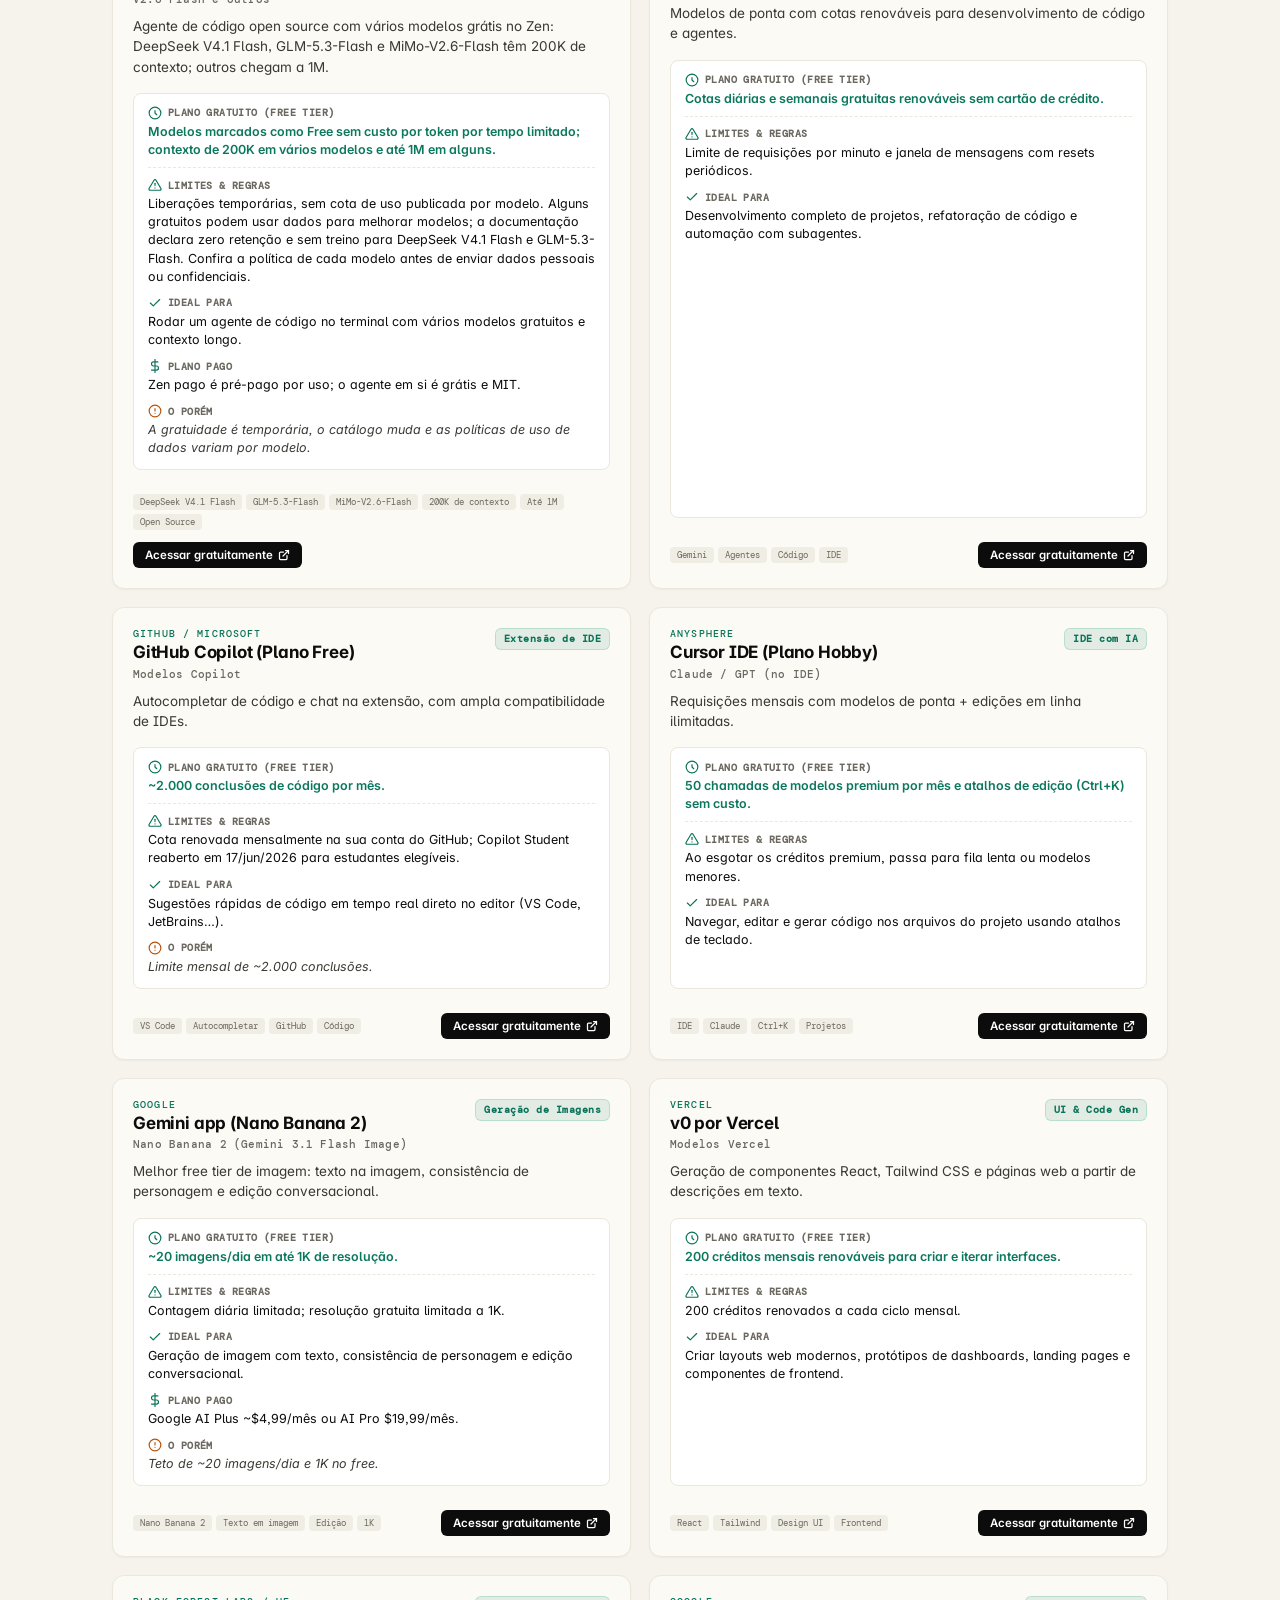
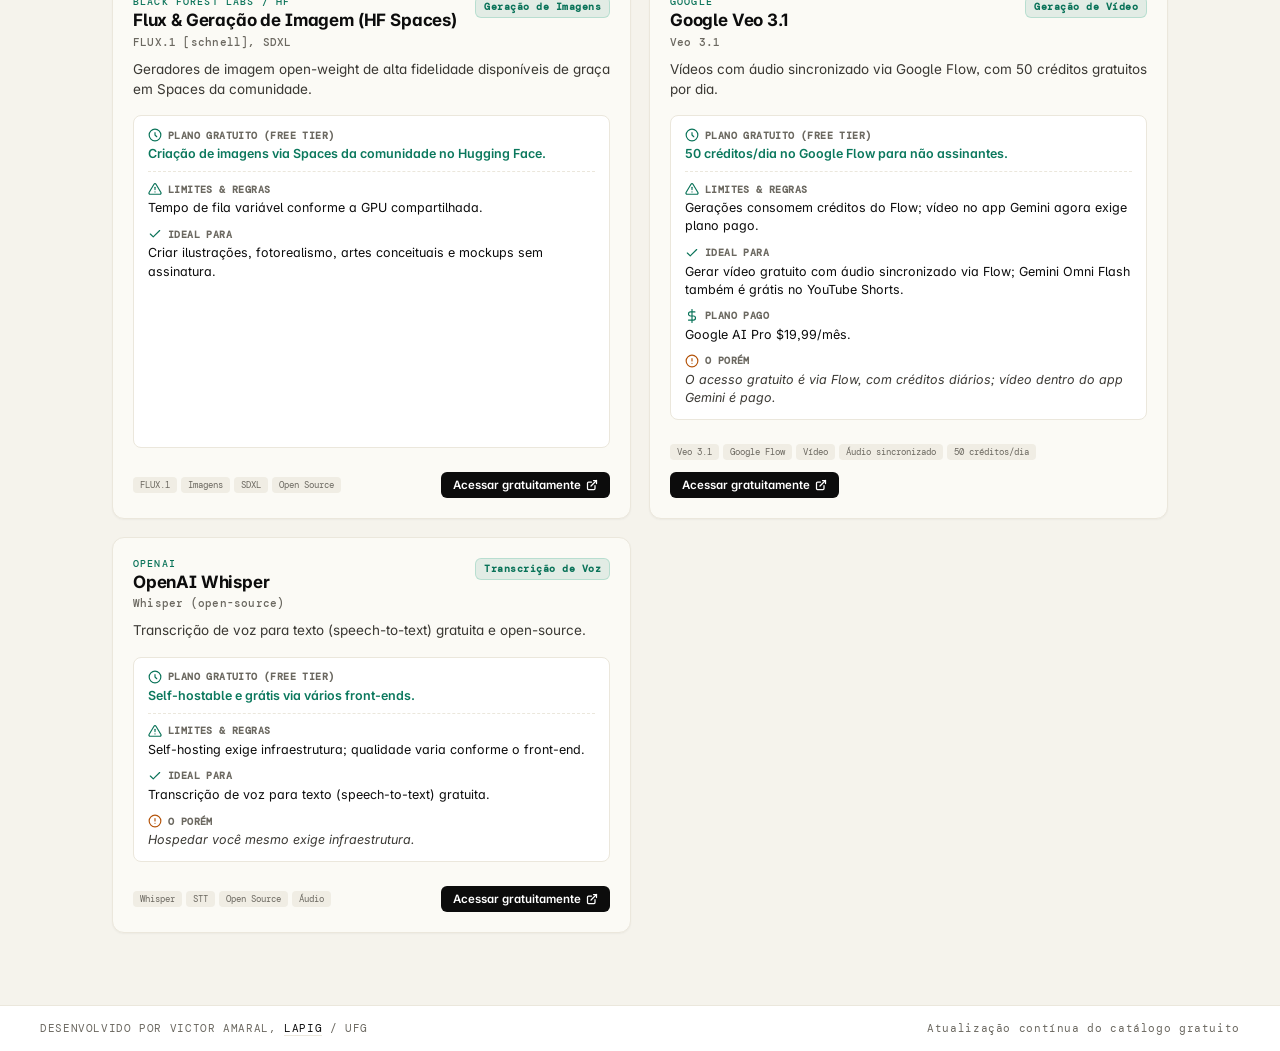
<file: gratuitos.html>
<!DOCTYPE html>
<html lang="pt-BR">

<head>
  <meta charset="UTF-8">
  <meta name="viewport" content="width=device-width, initial-scale=1.0">
  <title>IAs Gratuitas & Planos Free Tier | Panorama Global da IA Generativa — LAPIG</title>

  <!-- SEO & Social -->
  <meta name="description" content="Catálogo atualizado de modelos, assistentes de código, APIs e ferramentas de IA que oferecem planos gratuitos (Free Tier), suas cotas e limites. LAPIG / IESA / UFG.">
  <meta name="author" content="LAPIG / IESA / UFG">
  <meta name="theme-color" content="#10a37f">

  <!-- Open Graph -->
  <meta property="og:type" content="website">
  <meta property="og:url" content="https://lapig-ufg.github.io/app-panorama-global-da-ia-generativa/gratuitos.html">
  <meta property="og:title" content="O que posso usar de IA gratuitamente">
  <meta property="og:description" content="Guia completo de ferramentas, assistentes e APIs de IA com cotas gratuitas renováveis e planos Free Tier.">
  <meta property="og:site_name" content="LAPIG / UFG">
  <meta property="og:image" content="https://lapig-ufg.github.io/app-panorama-global-da-ia-generativa/assets/thumbnail.png">
  <meta property="og:image:width" content="1200">
  <meta property="og:image:height" content="630">
  <meta property="og:image:type" content="image/png">
  <meta property="og:locale" content="pt_BR">

  <!-- Twitter Card -->
  <meta name="twitter:card" content="summary_large_image">
  <meta name="twitter:title" content="IAs Gratuitas & Planos Free Tier">
  <meta name="twitter:description" content="Catálogo completo de ferramentas e modelos de IA que você pode usar sem pagar nada.">
  <meta name="twitter:image" content="https://lapig-ufg.github.io/app-panorama-global-da-ia-generativa/assets/thumbnail.png">

  <!-- Favicon -->
  <link rel="icon" type="image/svg+xml" href="data:image/svg+xml;utf8,<svg xmlns='http://www.w3.org/2000/svg' viewBox='0 0 100 100'><rect width='100' height='100' rx='20' fill='%2310a37f'/><text x='50' y='66' font-size='52' font-weight='800' text-anchor='middle' fill='white' font-family='system-ui,sans-serif'>L</text></svg>">

  <!-- Fontes -->
  <link rel="preconnect" href="https://fonts.googleapis.com">
  <link rel="preconnect" href="https://fonts.gstatic.com" crossorigin>
  <link href="https://fonts.googleapis.com/css2?family=DM+Mono:wght@300;400;500&family=Inter:wght@400;500;600;700;800&display=swap" rel="stylesheet">

  <!-- Estilos -->
  <link rel="stylesheet" href="assets/styles.css?v=30">
  <link rel="stylesheet" href="assets/guia.css?v=27">
  <link rel="stylesheet" href="assets/gratuitos.css?v=4">

  <!-- Google Analytics (GA4) -->
  <script async src="https://www.googletagmanager.com/gtag/js?id=G-CSBR3JMT2X"></script>
  <script>
    window.dataLayer = window.dataLayer || [];
    function gtag(){dataLayer.push(arguments);}
    gtag('js', new Date());
    gtag('config', 'G-CSBR3JMT2X');
  </script>

  <!-- Modo incorporado: ?embed=1 esconde a moldura própria (iframe do Observatório UFG-IA) -->
  <script>
    (function () {
      if (!new URLSearchParams(location.search).has('embed')) return;
      document.documentElement.classList.add('is-embed');
      document.addEventListener('DOMContentLoaded', function () {
        document.querySelectorAll('.ps-link').forEach(function (a) {
          var url = new URL(a.getAttribute('href'), location.href);
          url.searchParams.set('embed', '1');
          a.setAttribute('href', url.pathname + url.search);
        });
      });
    })();
  </script>
</head>

<body>

  <div class="top-ribbon" aria-hidden="true">
    <span class="r-west"></span>
    <span class="r-east"></span>
    <span class="r-world"></span>
  </div>

  <header class="app-header">
    <div class="header-top">
      <div class="header-brand">
        <div class="header-logos">
          <a href="https://lapig.iesa.ufg.br/" target="_blank" rel="noopener"
             class="header-logo logo-lapig"
             title="Laboratório de Processamento de Imagens e Geoinformação — LAPIG / UFG"
             aria-label="LAPIG">
            <img src="assets/logo-lapig.png" alt="Logo LAPIG">
          </a>
          <span class="logo-sep" aria-hidden="true"></span>
          <a href="https://www.ufg.br/" target="_blank" rel="noopener"
             class="header-logo logo-ufg"
             title="Universidade Federal de Goiás — UFG"
             aria-label="UFG">
            <img src="assets/logo-ufg.png" alt="Logo UFG">
          </a>
        </div>
        <div class="header-titlewrap">
          <div class="header-breadcrumb">
            <a class="back-to-observatory" href="https://lapig-ufg.github.io/observatorio-ia/" target="_blank" rel="noopener" title="Retornar para o Observatório UFG-IA">
              <svg width="12" height="12" viewBox="0 0 24 24" fill="none" stroke="currentColor" stroke-width="2.5" stroke-linecap="round" stroke-linejoin="round" aria-hidden="true">
                <path d="M19 12H5M12 19l-7-7 7-7"/>
              </svg>
              <span>Retornar para o Observatório UFG-IA</span>
            </a>
          </div>
          <h1>IAs Gratuitas &amp; Planos Free Tier</h1>
        </div>
      </div>
      <div class="header-meta">
        <div class="meta-row"><span class="meta-label">Curadoria</span><span class="meta-sep" aria-hidden="true">·</span><span class="meta-value">LAPIG / UFG</span></div>
        <div class="meta-row"><span class="meta-label">Atualizado</span><span class="meta-sep" aria-hidden="true">·</span><span class="meta-value" id="gratuitos-updated">…</span></div>
      </div>
    </div>

    <!-- Cada seção é uma pergunta que ela responde, não um nome: "Régua" era
         jargão de quem construiu o site. Os quatro itens dividem a largura em
         partes iguais e a seção corrente encosta no filete preto. Abaixo de
         1400px a fileira dobra em 2x2 (ver styles.css) — foi o preço de passar
         de três para quatro perguntas sem perder a pergunta inteira. -->
    <nav class="page-switch" aria-label="Seções do painel">
      <a class="ps-link" href="index.html"
         title="Linha do tempo dos lançamentos de modelos de IA generativa, empresa por empresa">
        <span class="ps-icon" aria-hidden="true">
          <svg width="15" height="15" viewBox="0 0 24 24" fill="none" stroke="currentColor" stroke-width="2" stroke-linecap="round" stroke-linejoin="round">
            <path d="M3 12h18M7 8v8M13 6v12M19 9v6" />
          </svg>
        </span>
        <span class="ps-text">
          <span class="ps-q">Quem lançou o quê, e quando<span class="ps-mark">?</span></span>
          <span class="ps-short">Lançamentos</span>
          <span class="ps-gloss">A linha do tempo desde o ChatGPT</span>
        </span>
        <svg class="ps-go" width="15" height="15" viewBox="0 0 24 24" fill="none" stroke="currentColor" stroke-width="2.2" stroke-linecap="round" stroke-linejoin="round" aria-hidden="true">
          <path d="M5 12h14M13 6l6 6-6 6" />
        </svg>
      </a>
      <a class="ps-link" href="guia.html"
         title="Qual modelo de IA usar para cada tipo de tarefa">
        <span class="ps-icon" aria-hidden="true">
          <svg width="15" height="15" viewBox="0 0 24 24" fill="none" stroke="currentColor" stroke-width="2" stroke-linecap="round" stroke-linejoin="round">
            <path d="M3 3v18h18" />
            <path d="M7 15l4-5 3 3 5-7" />
          </svg>
        </span>
        <span class="ps-text">
          <span class="ps-q">Qual modelo usar<span class="ps-mark">?</span></span>
          <span class="ps-short">Qual usar</span>
          <span class="ps-gloss">O ranking por tarefa, custo e velocidade</span>
        </span>
        <svg class="ps-go" width="15" height="15" viewBox="0 0 24 24" fill="none" stroke="currentColor" stroke-width="2.2" stroke-linecap="round" stroke-linejoin="round" aria-hidden="true">
          <path d="M5 12h14M13 6l6 6-6 6" />
        </svg>
      </a>
      <a class="ps-link is-active" href="gratuitos.html" aria-current="page"
         title="Ferramentas e modelos de IA que você pode usar gratuitamente">
        <span class="ps-icon" aria-hidden="true">
          <svg width="15" height="15" viewBox="0 0 24 24" fill="none" stroke="currentColor" stroke-width="2" stroke-linecap="round" stroke-linejoin="round">
            <path d="M20 12v10H4V12"/>
            <path d="M2 7h20v5H2z"/>
            <path d="M12 22V7"/>
            <path d="M12 7H7.5a2.5 2.5 0 0 1 0-5C11 2 12 7 12 7z"/>
            <path d="M12 7h4.5a2.5 2.5 0 0 0 0-5C13 2 12 7 12 7z"/>
          </svg>
        </span>
        <span class="ps-text">
          <span class="ps-q">O que dá pra usar de graça<span class="ps-mark">?</span></span>
          <span class="ps-short">De graça</span>
          <span class="ps-gloss">Os planos gratuitos e seus limites</span>
        </span>
        <svg class="ps-go" width="15" height="15" viewBox="0 0 24 24" fill="none" stroke="currentColor" stroke-width="2.2" stroke-linecap="round" stroke-linejoin="round" aria-hidden="true">
          <path d="M5 12h14M13 6l6 6-6 6" />
        </svg>
      </a>
      <a class="ps-link" href="como-usar.html"
         title="Como usar IA fora do navegador: no terminal, com acesso aos seus arquivos">
        <span class="ps-icon" aria-hidden="true">
          <svg width="15" height="15" viewBox="0 0 24 24" fill="none" stroke="currentColor" stroke-width="2" stroke-linecap="round" stroke-linejoin="round">
            <rect x="2.5" y="4" width="19" height="16" rx="2" />
            <path d="M7 9.5l3 2.5-3 2.5" />
            <path d="M12.5 15h4.5" />
          </svg>
        </span>
        <span class="ps-text">
          <span class="ps-q">Como usar fora do navegador<span class="ps-mark">?</span></span>
          <span class="ps-short">No terminal</span>
          <span class="ps-gloss">Terminal, agentes e instalação</span>
        </span>
        <svg class="ps-go" width="15" height="15" viewBox="0 0 24 24" fill="none" stroke="currentColor" stroke-width="2.2" stroke-linecap="round" stroke-linejoin="round" aria-hidden="true">
          <path d="M5 12h14M13 6l6 6-6 6" />
        </svg>
      </a>
    </nav>
  </header>

  <div class="controls">
    <div class="g-controls-wrap">
      <div class="g-search-box">
        <svg width="14" height="14" viewBox="0 0 24 24" fill="none" stroke="currentColor" stroke-width="2.2" stroke-linecap="round" stroke-linejoin="round" aria-hidden="true">
          <circle cx="11" cy="11" r="8"></circle>
          <line x1="21" y1="21" x2="16.65" y2="16.65"></line>
        </svg>
        <input type="search" id="gratuitos-search" class="g-search-input" placeholder="Buscar por modelo, IDE, API ou recurso…" aria-label="Buscar ferramentas de IA gratuitas">
      </div>
      <div class="g-nav" id="gratuitos-nav" aria-label="Filtrar por categoria"></div>
    </div>
  </div>

  <main class="main qm-main">
    <div class="qm-intro">
      <p class="qm-lede">
        Muitos dos melhores modelos e assistentes de Inteligência Artificial do mundo possuem
        <strong>planos gratuitos (Free Tier)</strong> com cotas renováveis diárias ou mensais.
        Abaixo apresentamos um levantamento curado com o que você pode usar de graça hoje,
        suas regras, limites e onde acessar.
      </p>
      <p class="qm-source">
        Cotas e limites adaptados de
        <a href="https://theairankings.com/best-free-ai-tools/" target="_blank" rel="noopener">The AI Rankings — Best Free AI Tools</a>,
        fonte atualizada ~mensalmente. Verifique sempre a página da ferramenta antes de depender de uma cota.
      </p>
    </div>

    <!-- Os cards são h3; sem este h2 a página saltava de h1 direto para h3. -->
    <h2 class="sr-only">Catálogo de ferramentas de IA com plano gratuito</h2>

    <div class="g-header-info">
      <span class="g-count-label" id="gratuitos-count">Carregando catálogo…</span>
    </div>

    <div class="g-grid" id="gratuitos-grid">
      <p class="qm-empty">Carregando lista de IAs gratuitas…</p>
    </div>
  </main>

  <footer class="app-footer">
    <div class="footer-credits">
      Desenvolvido por Victor Amaral, <a href="https://lapig.iesa.ufg.br/" target="_blank" rel="noopener">LAPIG</a> / UFG
    </div>
    <div class="footer-meta">
      <span>Atualização contínua do catálogo gratuito</span>
    </div>
  </footer>

  <!-- Scripts -->
  <script src="assets/i18n.js?v=1"></script>
  <script src="assets/gratuitos-data.js?v=4"></script>
  <script src="assets/gratuitos.js?v=3"></script>
</body>

</html>
</file>
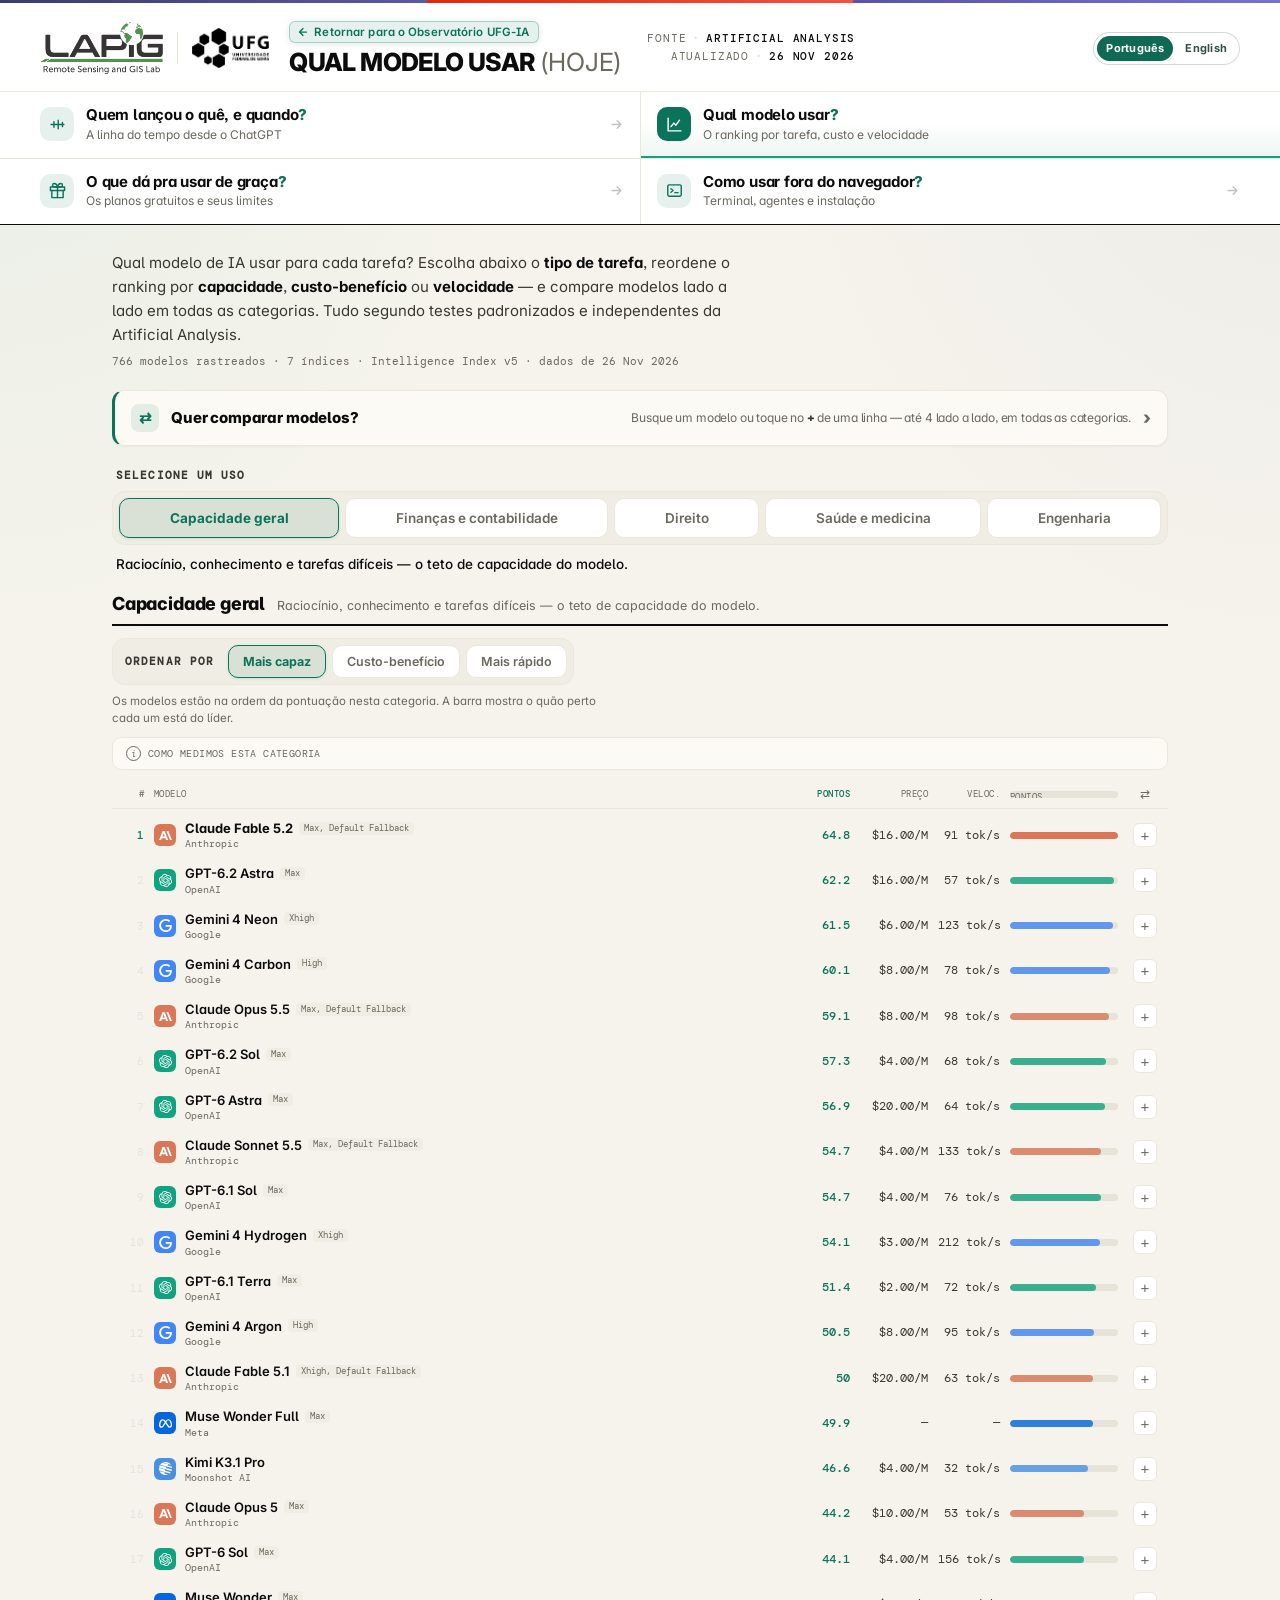
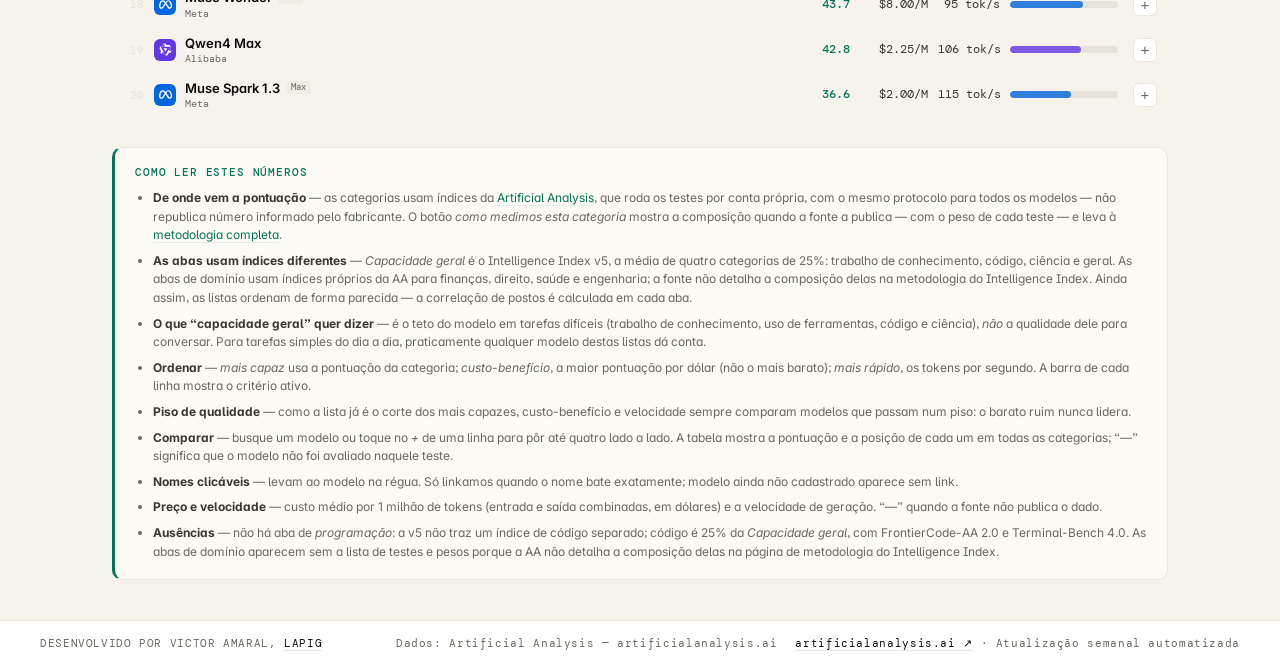
<file: guia.html>
<!DOCTYPE html>
<html lang="pt-BR">

<head>
  <meta charset="UTF-8">
  <meta name="viewport" content="width=device-width, initial-scale=1.0">
  <title>Qual modelo usar | Panorama Global da IA Generativa — LAPIG</title>

  <!-- SEO & Social -->
  <meta name="description" content="Qual modelo de IA generativa usar para cada tarefa — capacidade geral, finanças, direito, saúde e engenharia. Comparação por desempenho, custo e velocidade, com base nos índices da Artificial Analysis. LAPIG / IESA / UFG.">
  <meta name="author" content="LAPIG / IESA / UFG">
  <meta name="theme-color" content="#10a37f">

  <!-- Open Graph -->
  <meta property="og:type" content="website">
  <meta property="og:url" content="https://lapig-ufg.github.io/app-panorama-global-da-ia-generativa/guia.html">
  <meta property="og:title" content="Qual modelo de IA usar para cada tarefa">
  <meta property="og:description" content="Recomendação por tipo de tarefa: o mais capaz, o de melhor custo-benefício e o mais rápido — com base em benchmarks padronizados.">
  <meta property="og:site_name" content="LAPIG / UFG">
  <meta property="og:image" content="https://lapig-ufg.github.io/app-panorama-global-da-ia-generativa/assets/thumbnail.png">
  <meta property="og:image:width" content="1200">
  <meta property="og:image:height" content="630">
  <meta property="og:image:type" content="image/png">
  <meta property="og:locale" content="pt_BR">

  <!-- Twitter Card -->
  <meta name="twitter:card" content="summary_large_image">
  <meta name="twitter:title" content="Qual modelo de IA usar para cada tarefa">
  <meta name="twitter:description" content="Recomendação por tipo de tarefa, com base em benchmarks padronizados.">
  <meta name="twitter:image" content="https://lapig-ufg.github.io/app-panorama-global-da-ia-generativa/assets/thumbnail.png">

  <!-- Favicon -->
  <link rel="icon" type="image/svg+xml" href="data:image/svg+xml;utf8,<svg xmlns='http://www.w3.org/2000/svg' viewBox='0 0 100 100'><rect width='100' height='100' rx='20' fill='%2310a37f'/><text x='50' y='66' font-size='52' font-weight='800' text-anchor='middle' fill='white' font-family='system-ui,sans-serif'>L</text></svg>">

  <!-- Fontes -->
  <link rel="preconnect" href="https://fonts.googleapis.com">
  <link rel="preconnect" href="https://fonts.gstatic.com" crossorigin>
  <link href="https://fonts.googleapis.com/css2?family=DM+Mono:wght@300;400;500&family=Inter:wght@400;500;600;700;800&display=swap" rel="stylesheet">

  <!-- Estilos -->
  <link rel="stylesheet" href="assets/styles.css?v=30">
  <link rel="stylesheet" href="assets/guia.css?v=27">

  <!-- Google Analytics (GA4) -->
  <script async src="https://www.googletagmanager.com/gtag/js?id=G-CSBR3JMT2X"></script>
  <script>
    window.dataLayer = window.dataLayer || [];
    function gtag(){dataLayer.push(arguments);}
    gtag('js', new Date());
    gtag('config', 'G-CSBR3JMT2X');
  </script>

  <!-- Modo incorporado: ?embed=1 esconde a moldura própria (iframe do Observatório UFG-IA) -->
  <script>
    (function () {
      if (!new URLSearchParams(location.search).has('embed')) return;
      document.documentElement.classList.add('is-embed');
      document.addEventListener('DOMContentLoaded', function () {
        document.querySelectorAll('.ps-link').forEach(function (a) {
          var url = new URL(a.getAttribute('href'), location.href);
          url.searchParams.set('embed', '1');
          a.setAttribute('href', url.pathname + url.search);
        });
      });
    })();
  </script>
</head>

<body>

  <div class="top-ribbon" aria-hidden="true">
    <span class="r-west"></span>
    <span class="r-east"></span>
    <span class="r-world"></span>
  </div>

  <header class="app-header">
    <div class="header-top">
      <div class="header-brand">
        <div class="header-logos">
          <a href="https://lapig.iesa.ufg.br/" target="_blank" rel="noopener"
             class="header-logo logo-lapig"
             title="Laboratório de Processamento de Imagens e Geoinformação — LAPIG / UFG"
             aria-label="LAPIG">
            <img src="assets/logo-lapig.png" alt="Logo LAPIG">
          </a>
          <span class="logo-sep" aria-hidden="true"></span>
          <a href="https://www.ufg.br/" target="_blank" rel="noopener"
             class="header-logo logo-ufg"
             title="Universidade Federal de Goiás — UFG"
             aria-label="UFG">
            <img src="assets/logo-ufg.png" alt="Logo UFG">
          </a>
        </div>
        <div class="header-titlewrap">
          <div class="header-breadcrumb">
            <a class="back-to-observatory" href="https://lapig-ufg.github.io/observatorio-ia/" target="_blank" rel="noopener" title="Retornar para o Observatório UFG-IA">
              <svg width="12" height="12" viewBox="0 0 24 24" fill="none" stroke="currentColor" stroke-width="2.5" stroke-linecap="round" stroke-linejoin="round" aria-hidden="true">
                <path d="M19 12H5M12 19l-7-7 7-7"/>
              </svg>
              <span>Retornar para o Observatório UFG-IA</span>
            </a>
          </div>
          <h1>Qual modelo usar <span class="yr-suffix">(hoje)</span></h1>
        </div>
      </div>
      <div class="header-meta">
        <div class="meta-row"><span class="meta-label">Fonte</span><span class="meta-sep" aria-hidden="true">·</span><span class="meta-value">Artificial Analysis</span></div>
        <div class="meta-row"><span class="meta-label">Atualizado</span><span class="meta-sep" aria-hidden="true">·</span><span class="meta-value" id="qm-updated">…</span></div>
      </div>
    </div>

    <!-- Cada seção é uma pergunta que ela responde, não um nome: "Régua" era
         jargão de quem construiu o site. Os quatro itens dividem a largura em
         partes iguais e a seção corrente encosta no filete preto. Abaixo de
         1400px a fileira dobra em 2x2 (ver styles.css) — foi o preço de passar
         de três para quatro perguntas sem perder a pergunta inteira. -->
    <nav class="page-switch" aria-label="Seções do painel">
      <a class="ps-link" href="index.html"
         title="Linha do tempo dos lançamentos de modelos de IA generativa, empresa por empresa">
        <span class="ps-icon" aria-hidden="true">
          <svg width="15" height="15" viewBox="0 0 24 24" fill="none" stroke="currentColor" stroke-width="2" stroke-linecap="round" stroke-linejoin="round">
            <path d="M3 12h18M7 8v8M13 6v12M19 9v6" />
          </svg>
        </span>
        <span class="ps-text">
          <span class="ps-q">Quem lançou o quê, e quando<span class="ps-mark">?</span></span>
          <span class="ps-short">Lançamentos</span>
          <span class="ps-gloss">A linha do tempo desde o ChatGPT</span>
        </span>
        <svg class="ps-go" width="15" height="15" viewBox="0 0 24 24" fill="none" stroke="currentColor" stroke-width="2.2" stroke-linecap="round" stroke-linejoin="round" aria-hidden="true">
          <path d="M5 12h14M13 6l6 6-6 6" />
        </svg>
      </a>
      <a class="ps-link is-active" href="guia.html" aria-current="page"
         title="Qual modelo de IA usar para cada tipo de tarefa">
        <span class="ps-icon" aria-hidden="true">
          <svg width="15" height="15" viewBox="0 0 24 24" fill="none" stroke="currentColor" stroke-width="2" stroke-linecap="round" stroke-linejoin="round">
            <path d="M3 3v18h18" />
            <path d="M7 15l4-5 3 3 5-7" />
          </svg>
        </span>
        <span class="ps-text">
          <span class="ps-q">Qual modelo usar<span class="ps-mark">?</span></span>
          <span class="ps-short">Qual usar</span>
          <span class="ps-gloss">O ranking por tarefa, custo e velocidade</span>
        </span>
        <svg class="ps-go" width="15" height="15" viewBox="0 0 24 24" fill="none" stroke="currentColor" stroke-width="2.2" stroke-linecap="round" stroke-linejoin="round" aria-hidden="true">
          <path d="M5 12h14M13 6l6 6-6 6" />
        </svg>
      </a>
      <a class="ps-link" href="gratuitos.html"
         title="Ferramentas e modelos de IA que você pode usar gratuitamente">
        <span class="ps-icon" aria-hidden="true">
          <svg width="15" height="15" viewBox="0 0 24 24" fill="none" stroke="currentColor" stroke-width="2" stroke-linecap="round" stroke-linejoin="round">
            <path d="M20 12v10H4V12"/>
            <path d="M2 7h20v5H2z"/>
            <path d="M12 22V7"/>
            <path d="M12 7H7.5a2.5 2.5 0 0 1 0-5C11 2 12 7 12 7z"/>
            <path d="M12 7h4.5a2.5 2.5 0 0 0 0-5C13 2 12 7 12 7z"/>
          </svg>
        </span>
        <span class="ps-text">
          <span class="ps-q">O que dá pra usar de graça<span class="ps-mark">?</span></span>
          <span class="ps-short">De graça</span>
          <span class="ps-gloss">Os planos gratuitos e seus limites</span>
        </span>
        <svg class="ps-go" width="15" height="15" viewBox="0 0 24 24" fill="none" stroke="currentColor" stroke-width="2.2" stroke-linecap="round" stroke-linejoin="round" aria-hidden="true">
          <path d="M5 12h14M13 6l6 6-6 6" />
        </svg>
      </a>
      <a class="ps-link" href="como-usar.html"
         title="Como usar IA fora do navegador: no terminal, com acesso aos seus arquivos">
        <span class="ps-icon" aria-hidden="true">
          <svg width="15" height="15" viewBox="0 0 24 24" fill="none" stroke="currentColor" stroke-width="2" stroke-linecap="round" stroke-linejoin="round">
            <rect x="2.5" y="4" width="19" height="16" rx="2" />
            <path d="M7 9.5l3 2.5-3 2.5" />
            <path d="M12.5 15h4.5" />
          </svg>
        </span>
        <span class="ps-text">
          <span class="ps-q">Como usar fora do navegador<span class="ps-mark">?</span></span>
          <span class="ps-short">No terminal</span>
          <span class="ps-gloss">Terminal, agentes e instalação</span>
        </span>
        <svg class="ps-go" width="15" height="15" viewBox="0 0 24 24" fill="none" stroke="currentColor" stroke-width="2.2" stroke-linecap="round" stroke-linejoin="round" aria-hidden="true">
          <path d="M5 12h14M13 6l6 6-6 6" />
        </svg>
      </a>
    </nav>
  </header>

  <main class="main qm-main">
    <div class="qm-intro">
      <p class="qm-lede">
        Qual modelo de IA usar para cada tarefa? Escolha abaixo o <strong>tipo de tarefa</strong>,
        reordene o ranking por <strong>capacidade</strong>, <strong>custo-benefício</strong> ou
        <strong>velocidade</strong> — e compare modelos lado a lado em todas as categorias.
        Tudo segundo testes padronizados e independentes da Artificial Analysis.
      </p>
      <p class="qm-meta" id="qm-meta"></p>
    </div>

    <div id="qm-root">
      <p class="qm-empty">Carregando dados…</p>
    </div>

    <aside class="qm-method">
      <h3>Como ler estes números</h3>
      <ul>
        <li><strong>De onde vem a pontuação</strong> — as categorias usam índices da <a href="https://artificialanalysis.ai/" target="_blank" rel="noopener">Artificial Analysis</a>, que roda os testes por conta própria, com o mesmo protocolo para todos os modelos — não republica número informado pelo fabricante. O botão <em>como medimos esta categoria</em> mostra a composição quando a fonte a publica — com o peso de cada teste — e leva à <a href="https://artificialanalysis.ai/methodology/intelligence-benchmarking" target="_blank" rel="noopener">metodologia completa</a>.</li>
        <li><strong>As abas usam índices diferentes</strong> — <em>Capacidade geral</em> é o Intelligence Index v5, a média de quatro categorias de 25%: trabalho de conhecimento, código, ciência e geral. As abas de domínio usam índices próprios da AA para finanças, direito, saúde e engenharia; a fonte não detalha a composição delas na metodologia do Intelligence Index. Ainda assim, as listas ordenam de forma parecida — a correlação de postos é calculada em cada aba.</li>
        <li><strong>O que “capacidade geral” quer dizer</strong> — é o teto do modelo em tarefas difíceis (trabalho de conhecimento, uso de ferramentas, código e ciência), <em>não</em> a qualidade dele para conversar. Para tarefas simples do dia a dia, praticamente qualquer modelo destas listas dá conta.</li>
        <li><strong>Ordenar</strong> — <em>mais capaz</em> usa a pontuação da categoria; <em>custo-benefício</em>, a maior pontuação por dólar (não o mais barato); <em>mais rápido</em>, os tokens por segundo. A barra de cada linha mostra o critério ativo.</li>
        <li><strong>Piso de qualidade</strong> — como a lista já é o corte dos mais capazes, custo-benefício e velocidade sempre comparam modelos que passam num piso: o barato ruim nunca lidera.</li>
        <li><strong>Comparar</strong> — busque um modelo ou toque no <em>+</em> de uma linha para pôr até quatro lado a lado. A tabela mostra a pontuação e a posição de cada um em todas as categorias; “—” significa que o modelo não foi avaliado naquele teste.</li>
        <li><strong>Nomes clicáveis</strong> — levam ao modelo na régua. Só linkamos quando o nome bate exatamente; modelo ainda não cadastrado aparece sem link.</li>
        <li><strong>Preço e velocidade</strong> — custo médio por 1 milhão de tokens (entrada e saída combinadas, em dólares) e a velocidade de geração. “—” quando a fonte não publica o dado.</li>
        <li><strong>Ausências</strong> — não há aba de <em>programação</em>: a v5 não traz um índice de código separado; código é 25% da <em>Capacidade geral</em>, com FrontierCode-AA 2.0 e Terminal-Bench 4.0. As abas de domínio aparecem sem a lista de testes e pesos porque a AA não detalha a composição delas na página de metodologia do Intelligence Index.</li>
      </ul>
    </aside>
  </main>

  <footer class="app-footer">
    <div class="footer-credits">
      Desenvolvido por Victor Amaral, <a href="https://lapig.iesa.ufg.br/" target="_blank" rel="noopener">LAPIG</a>
    </div>
    <div class="footer-meta">
      <span id="qm-attribution"></span>
      <span><a href="https://artificialanalysis.ai/" target="_blank" rel="noopener">artificialanalysis.ai ↗</a> · Atualização semanal automatizada</span>
    </div>
  </footer>

  <!-- Scripts -->
  <script src="assets/i18n.js?v=1"></script>
  <script src="assets/data.js?v=23"></script>
  <script src="assets/guia.js?v=26"></script>
</body>

</html>
</file>
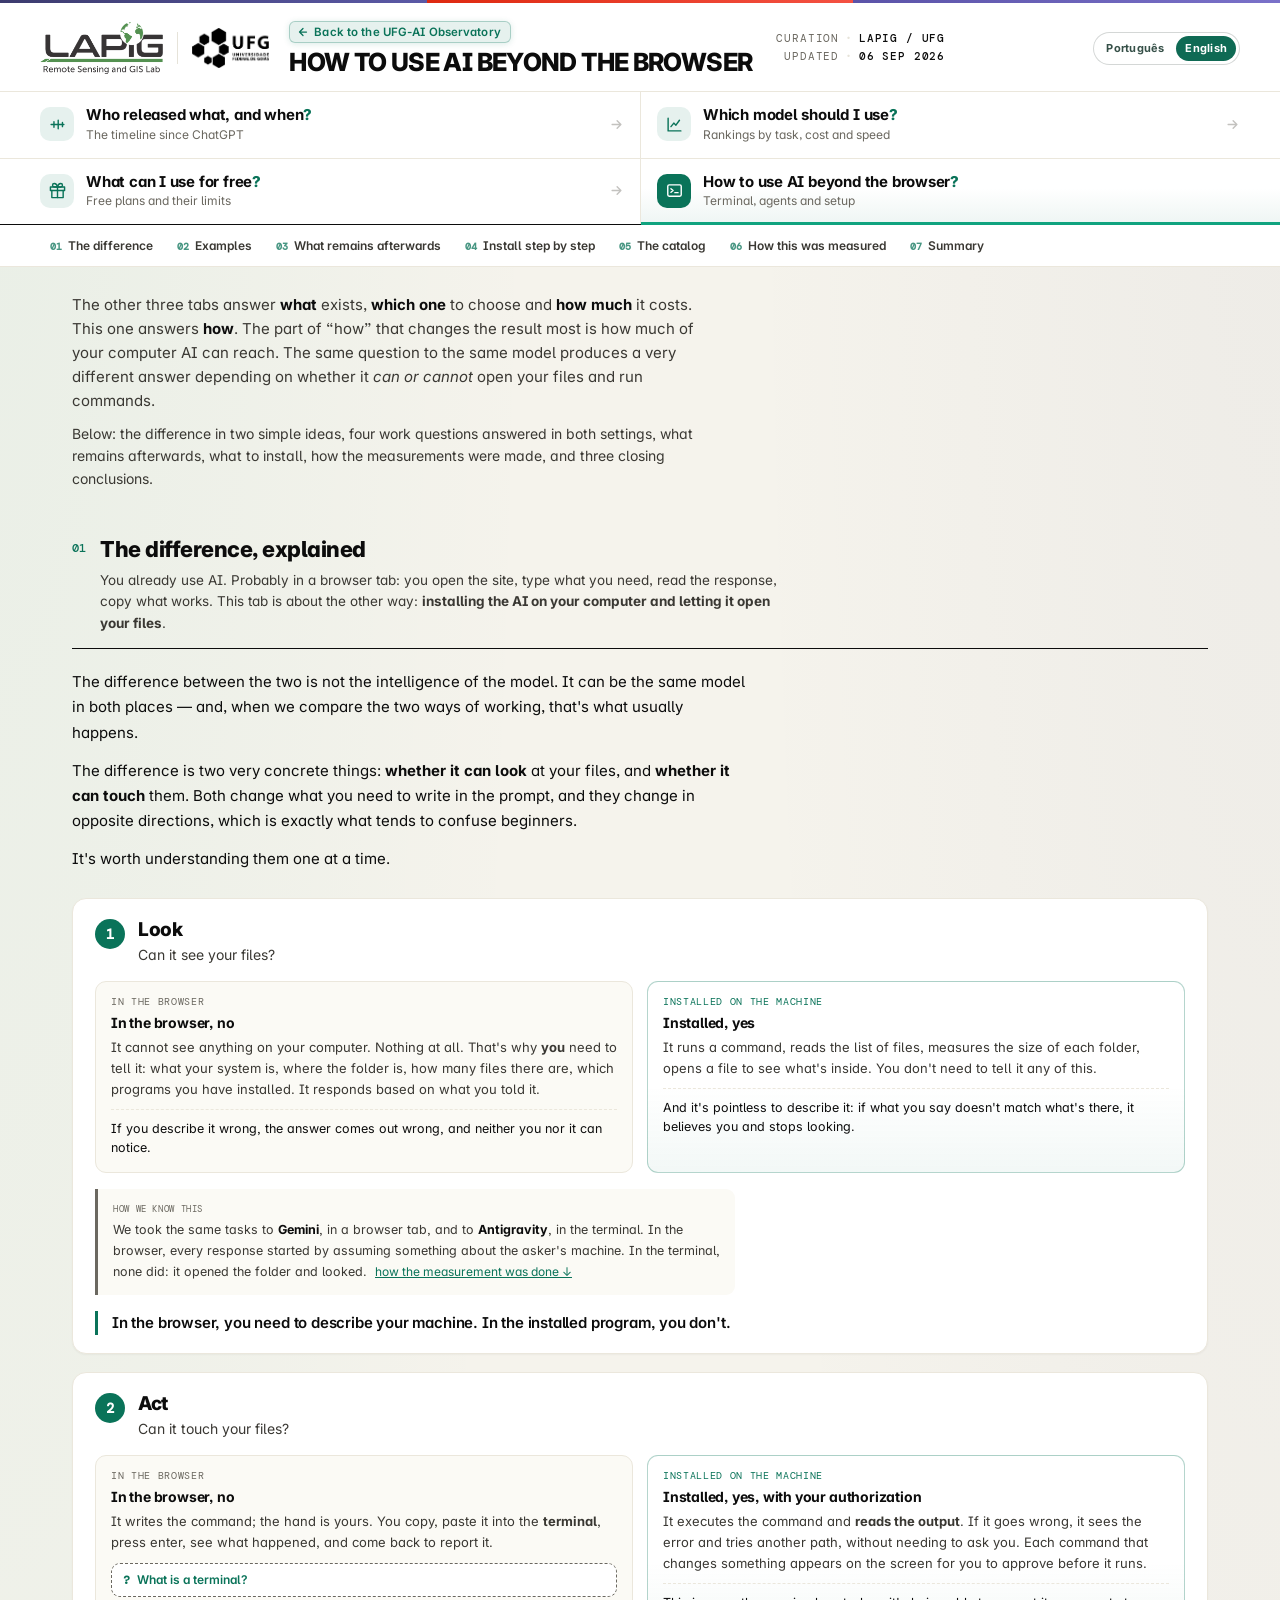
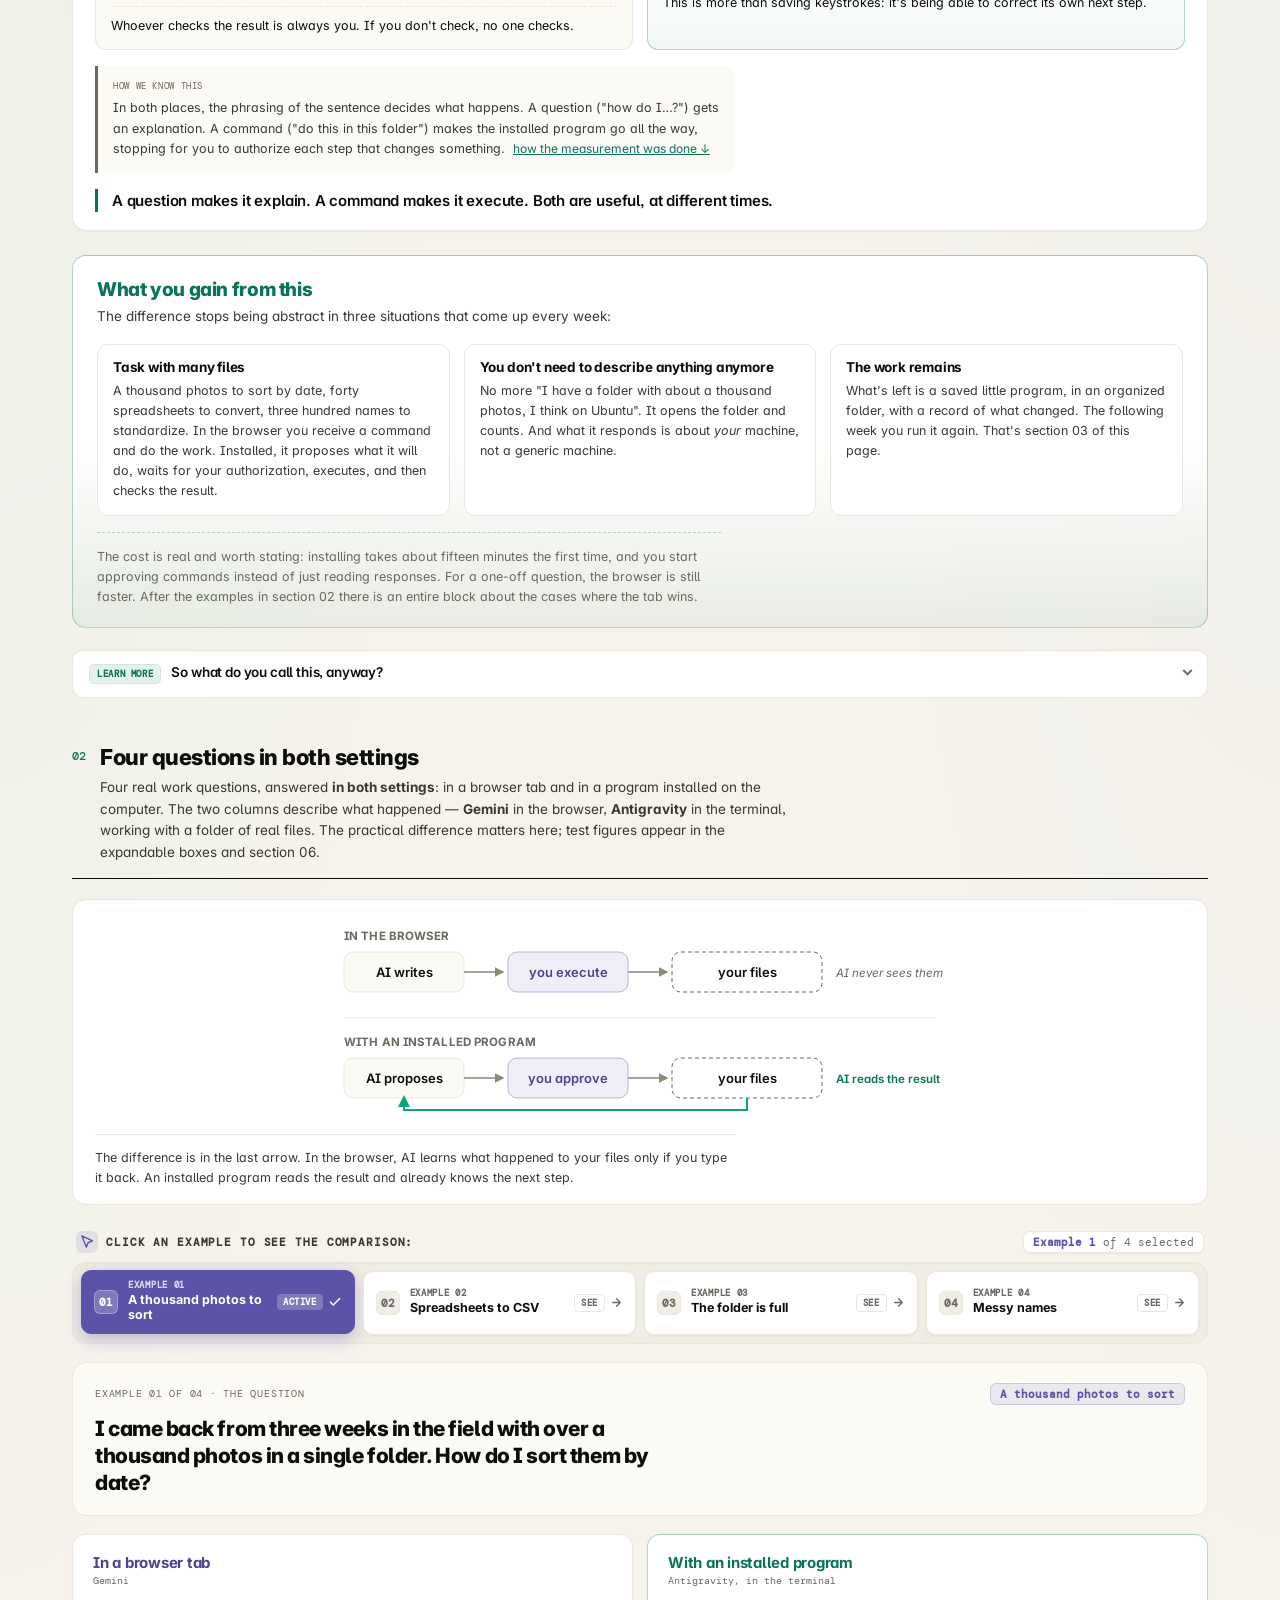
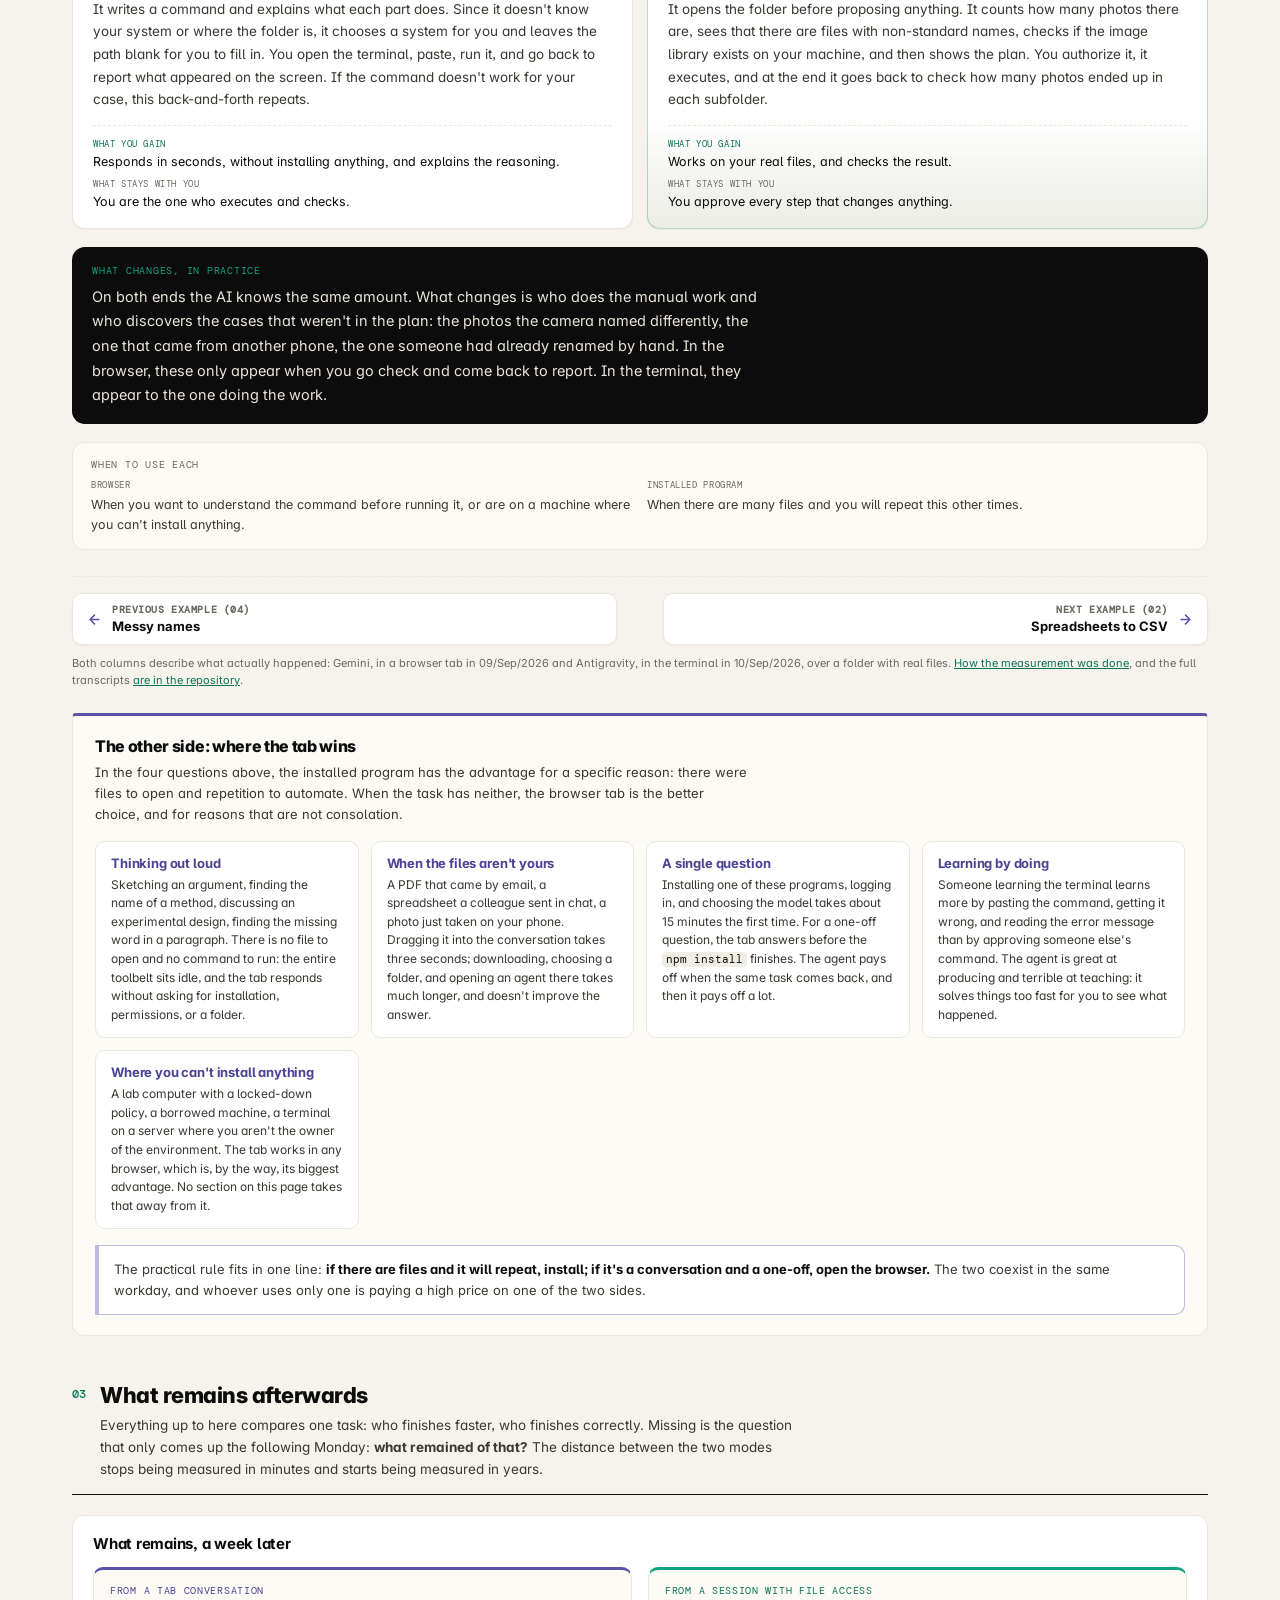
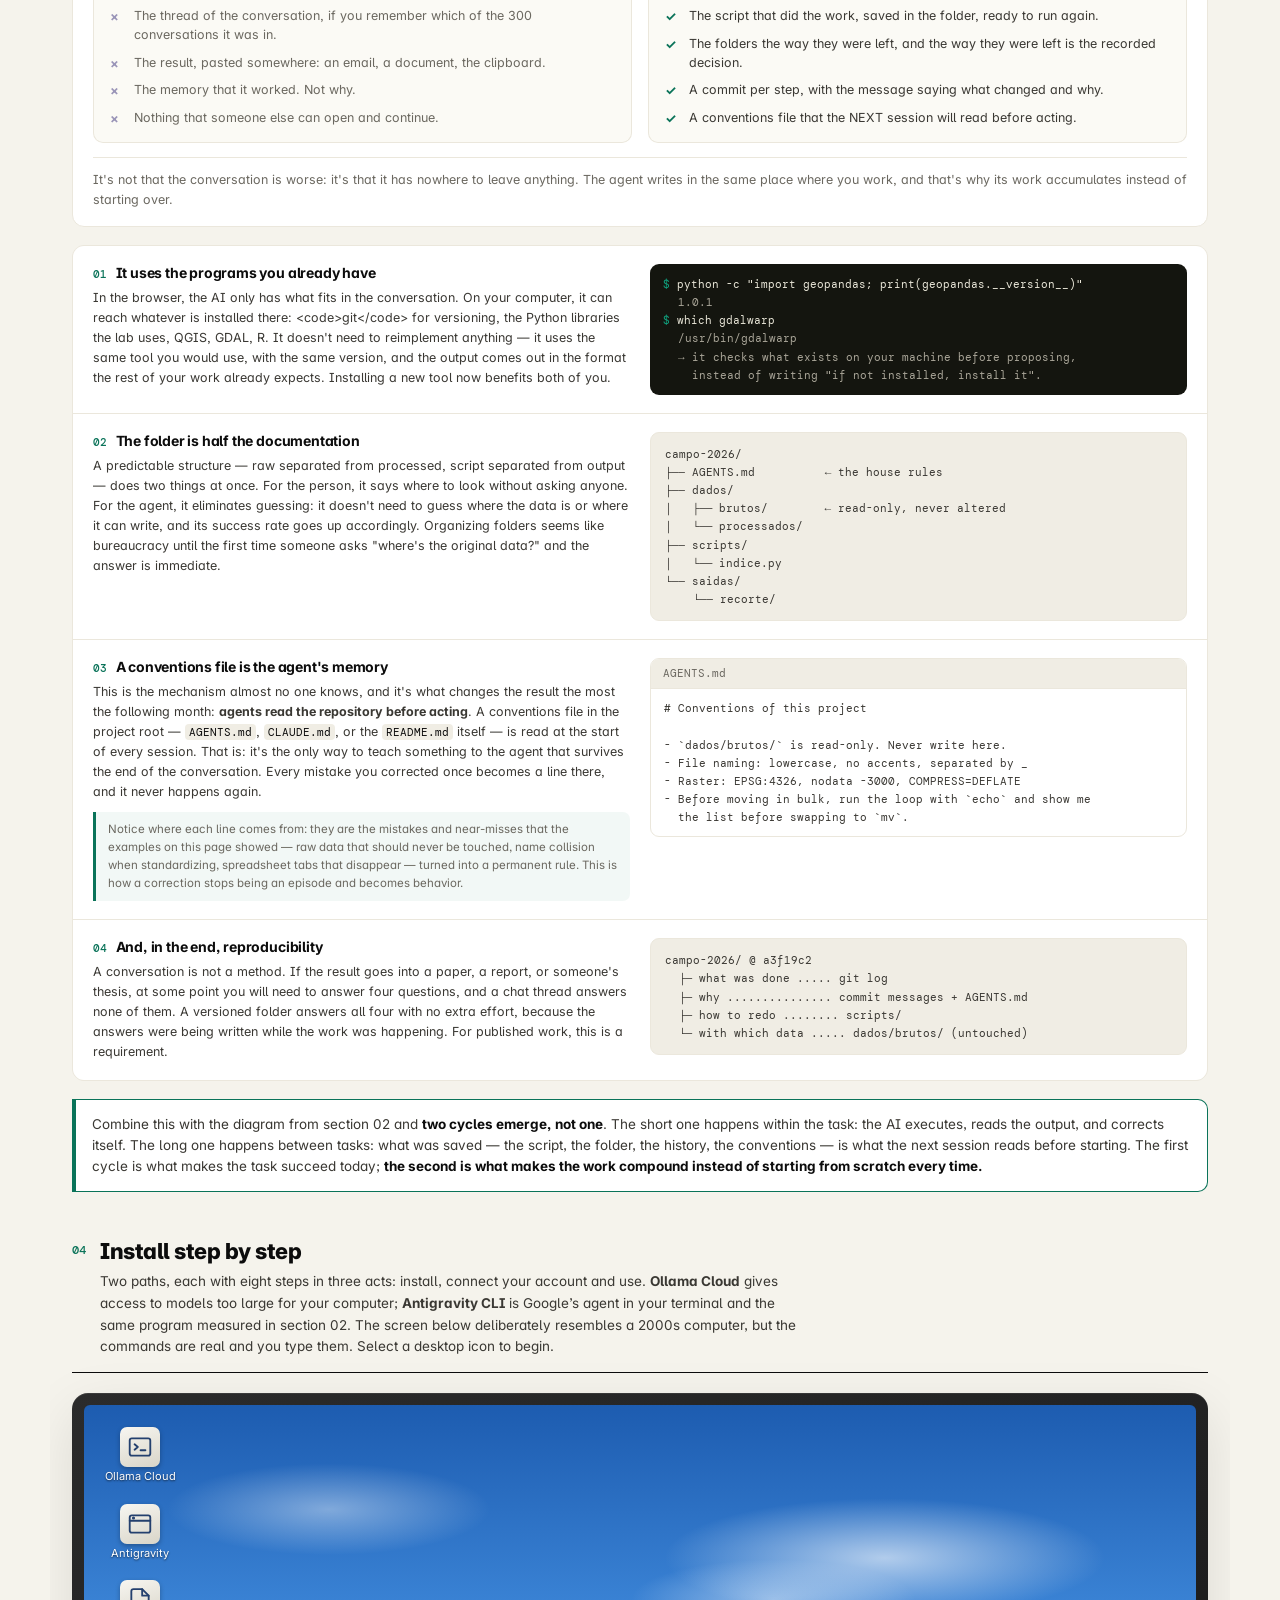
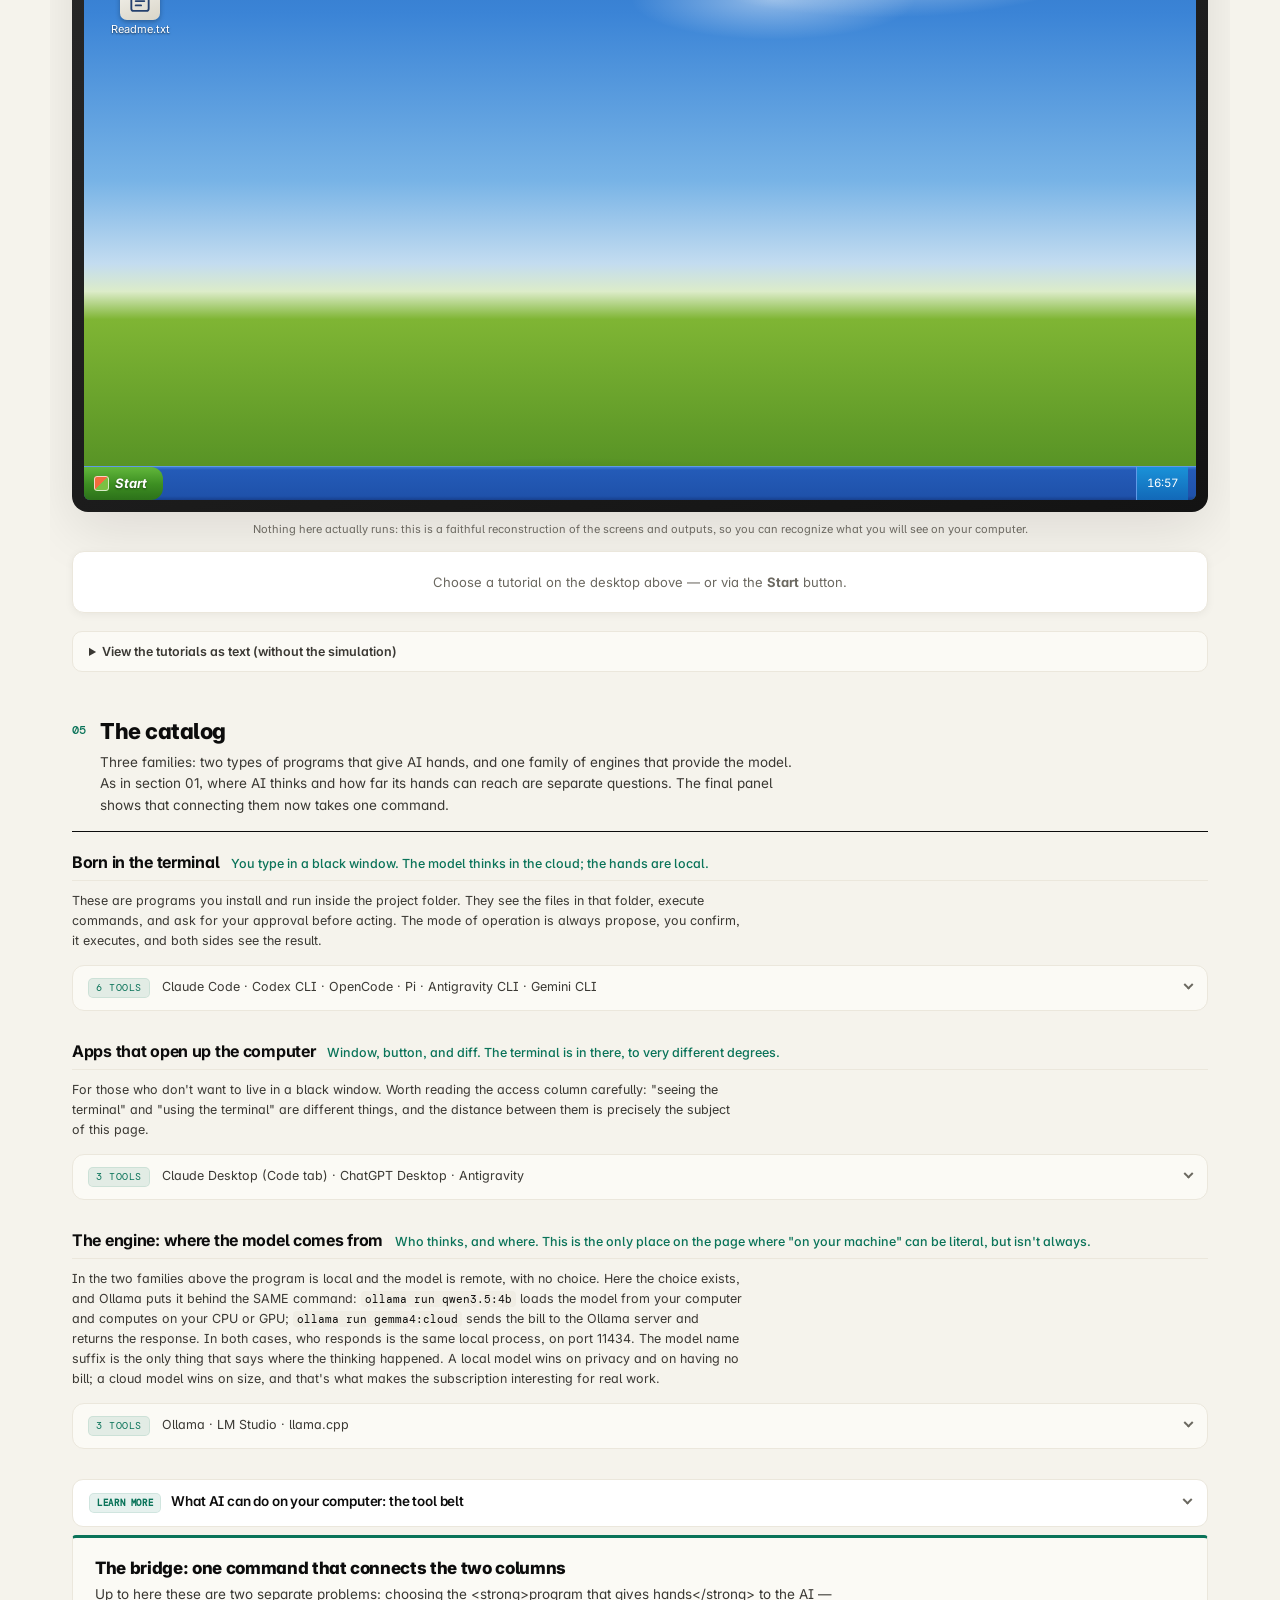
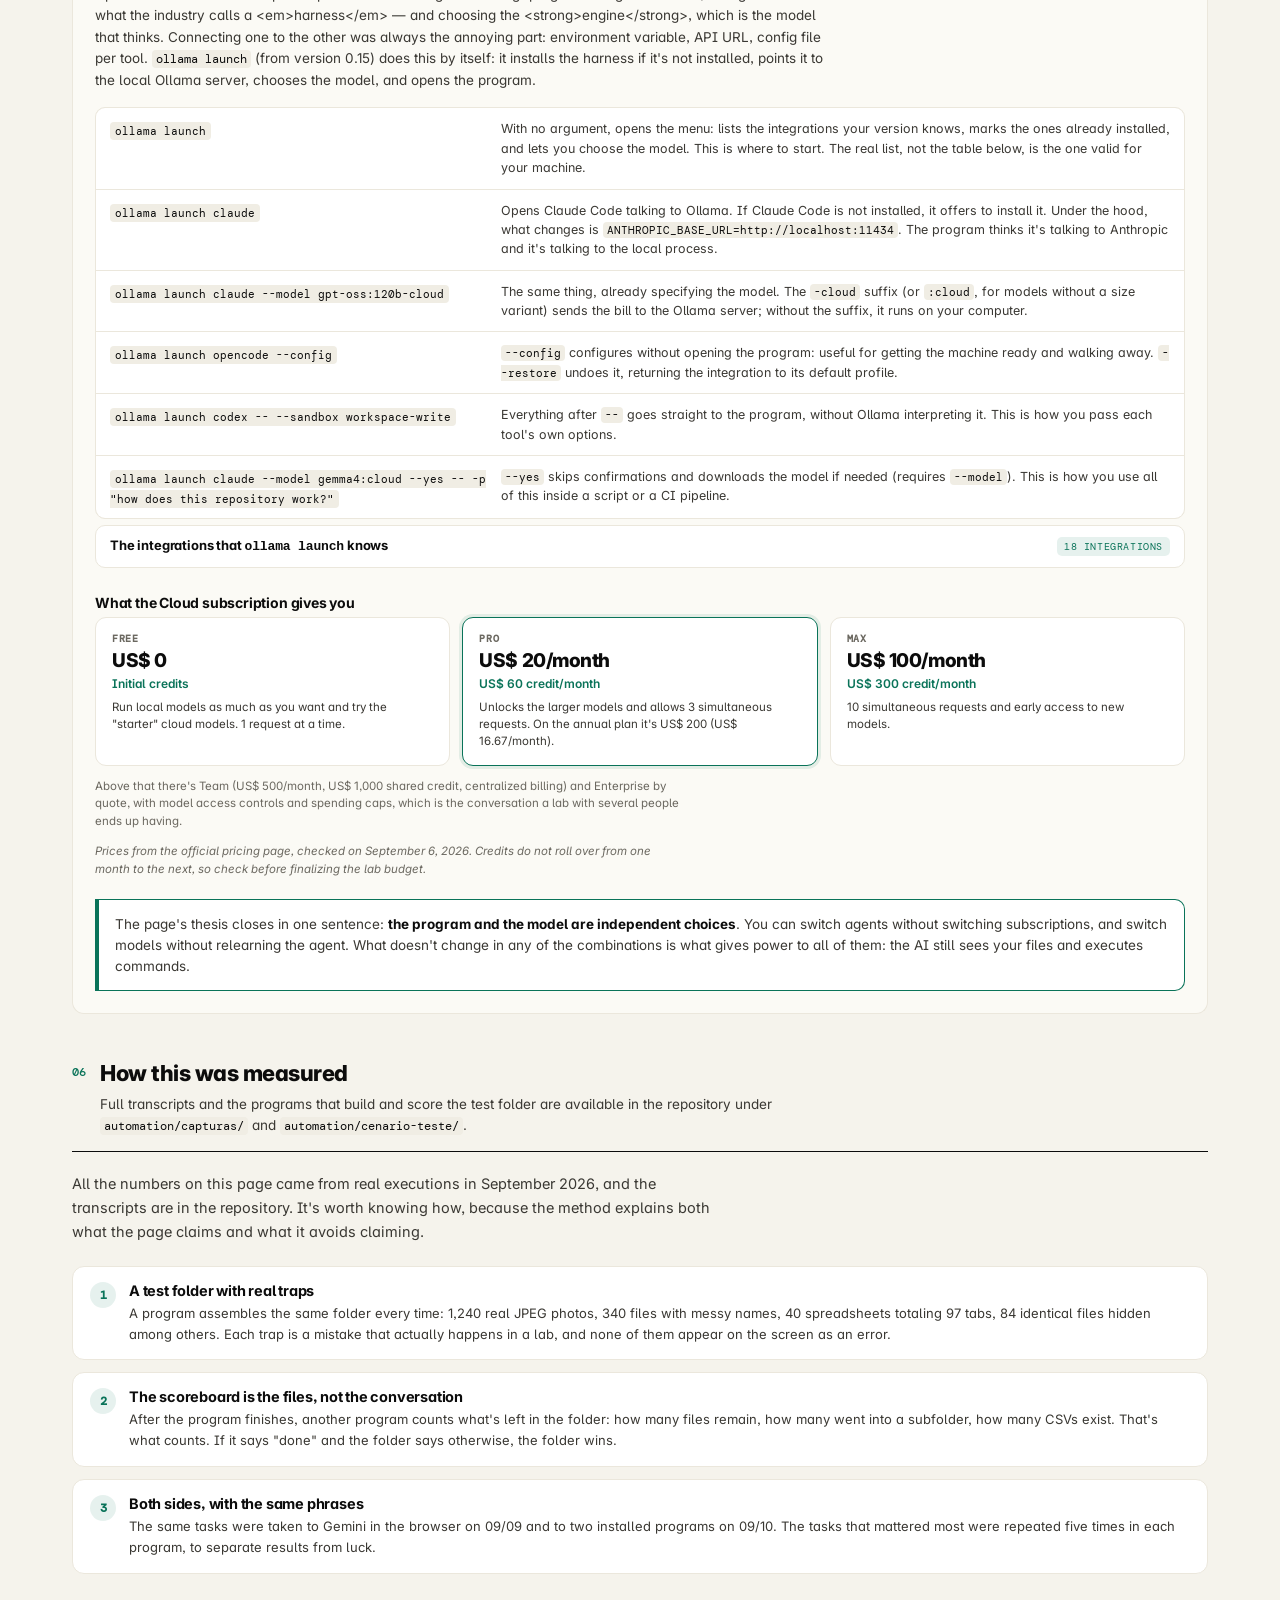
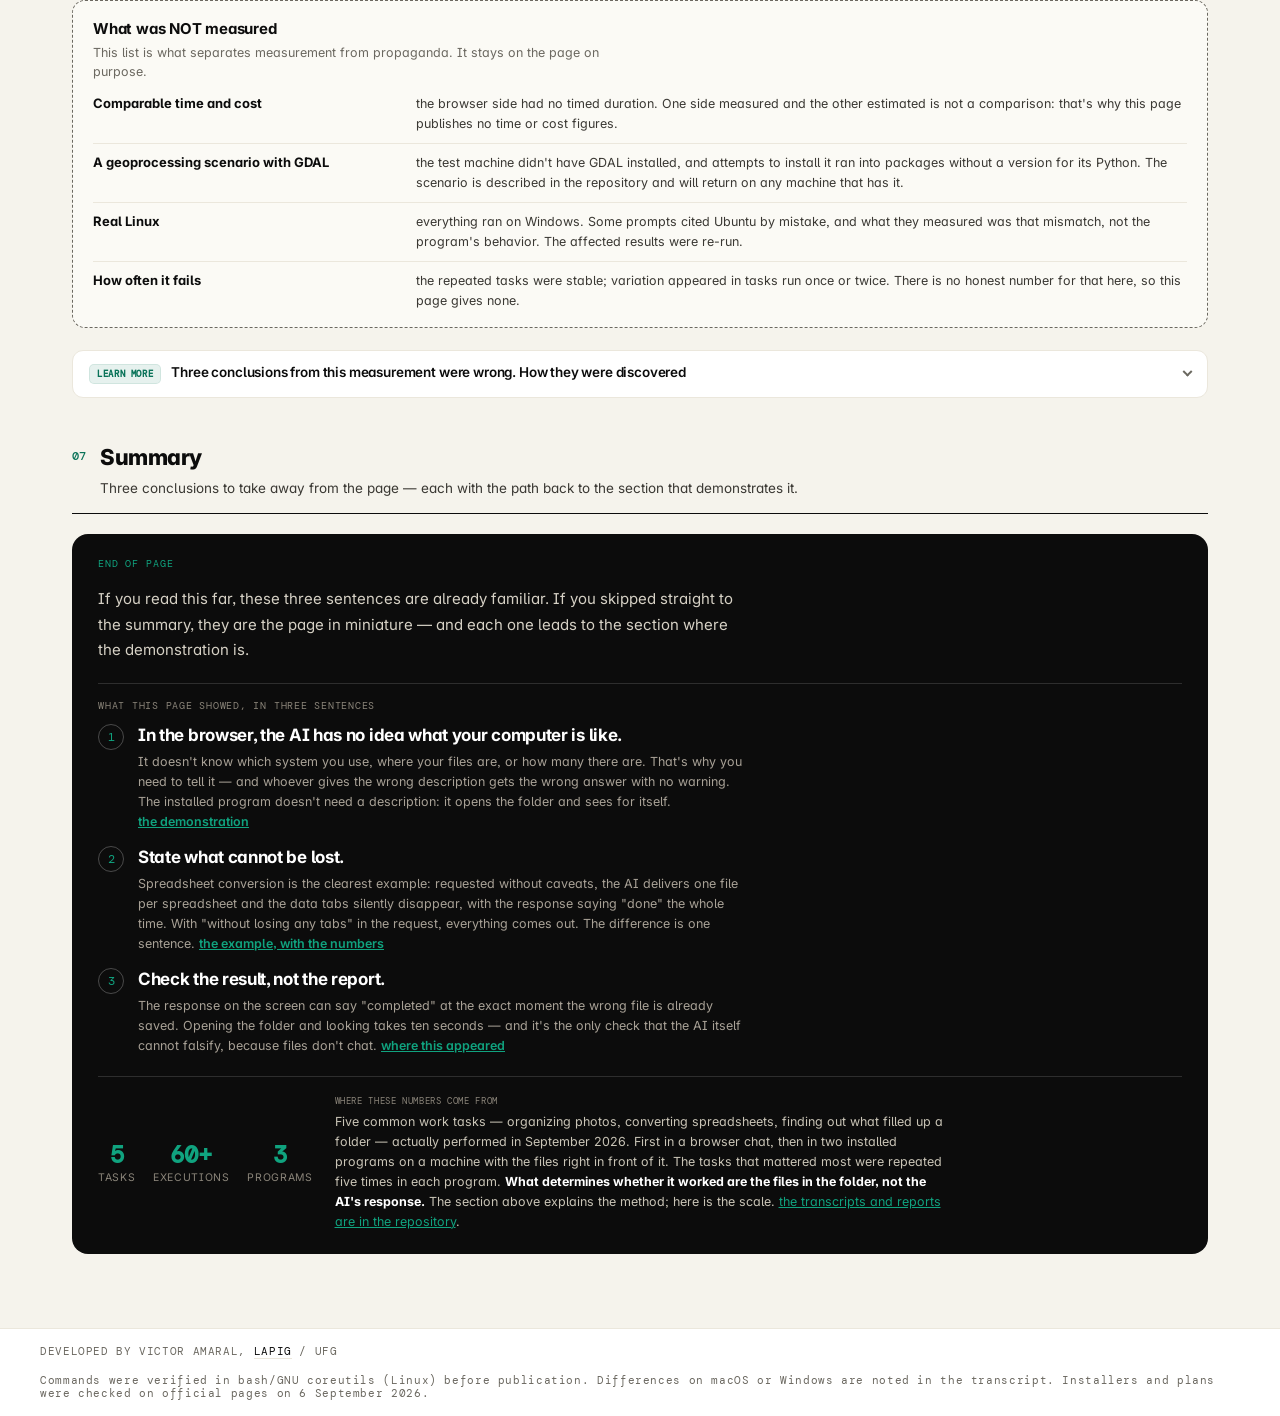
<file: en/como-usar.html>
<!DOCTYPE html>

<html lang="en">
<head>
<meta charset="utf-8"/>
<meta content="width=device-width, initial-scale=1.0" name="viewport"/>
<title>How to use AI beyond the browser | Global Generative AI Landscape — LAPIG</title>
<!-- SEO & Social -->
<meta content="Interactive English-language overview of generative AI releases, model benchmarks, free tools and practical use beyond the browser. An initiative of LAPIG / UFG." name="description"/>
<meta content="LAPIG / IESA / UFG" name="author"/>
<meta content="#10a37f" name="theme-color"/>
<!-- Open Graph -->
<meta content="website" property="og:type"/>
<meta content="https://lapig-ufg.github.io/app-panorama-global-da-ia-generativa/en/como-usar.html" property="og:url"/>
<meta content="How to use AI beyond the browser" property="og:title"/>
<meta content="What matters is how far AI can reach. Real command comparisons, a catalog of terminal agents and an interactive installation tutorial for Ollama and Antigravity." property="og:description"/>
<meta content="LAPIG / UFG" property="og:site_name"/>
<meta content="https://lapig-ufg.github.io/app-panorama-global-da-ia-generativa/assets/thumbnail.png" property="og:image"/>
<meta content="1200" property="og:image:width"/>
<meta content="630" property="og:image:height"/>
<meta content="image/png" property="og:image:type"/>
<meta content="en_US" property="og:locale"/>
<!-- Twitter Card -->
<meta content="summary_large_image" name="twitter:card"/>
<meta content="How to use AI beyond the browser" name="twitter:title"/>
<meta content="AI that answers and AI that acts: the difference, shown with real commands." name="twitter:description"/>
<meta content="https://lapig-ufg.github.io/app-panorama-global-da-ia-generativa/assets/thumbnail.png" name="twitter:image"/>
<!-- Favicon -->
<link href="data:image/svg+xml;utf8,&lt;svg xmlns='http://www.w3.org/2000/svg' viewBox='0 0 100 100'&gt;&lt;rect width='100' height='100' rx='20' fill='%2310a37f'/&gt;&lt;text x='50' y='66' font-size='52' font-weight='800' text-anchor='middle' fill='white' font-family='system-ui,sans-serif'&gt;L&lt;/text&gt;&lt;/svg&gt;" rel="icon" type="image/svg+xml"/>
<!-- Fontes -->
<link href="https://fonts.googleapis.com" rel="preconnect"/>
<link crossorigin="" href="https://fonts.gstatic.com" rel="preconnect"/>
<link href="https://fonts.googleapis.com/css2?family=DM+Mono:wght@300;400;500&amp;family=Inter:wght@400;500;600;700;800&amp;display=swap" rel="stylesheet"/>
<!-- Estilos -->
<link href="../assets/styles.css?v=30" rel="stylesheet"/>
<link href="../assets/guia.css?v=27" rel="stylesheet"/>
<link href="../assets/como-usar.css?v=14" rel="stylesheet"/>
<!-- Google Analytics (GA4) -->
<script async="" src="https://www.googletagmanager.com/gtag/js?id=G-CSBR3JMT2X"></script>
<script>
    window.dataLayer = window.dataLayer || [];
    function gtag(){dataLayer.push(arguments);}
    gtag('js', new Date());
    gtag('config', 'G-CSBR3JMT2X');
  </script>
<!-- Modo incorporado: ?embed=1 esconde a moldura própria (iframe do Observatório UFG-IA) -->
<script>
    (function () {
      if (!new URLSearchParams(location.search).has('embed')) return;
      document.documentElement.classList.add('is-embed');
      document.addEventListener('DOMContentLoaded', function () {
        document.querySelectorAll('.ps-link').forEach(function (a) {
          var url = new URL(a.getAttribute('href'), location.href);
          url.searchParams.set('embed', '1');
          a.setAttribute('href', url.pathname + url.search);
        });
      });
    })();
  </script>
</head>
<body>
<div aria-hidden="true" class="top-ribbon">
<span class="r-west"></span>
<span class="r-east"></span>
<span class="r-world"></span>
</div>
<header class="app-header">
<div class="header-top">
<div class="header-brand">
<div class="header-logos">
<a aria-label="LAPIG" class="header-logo logo-lapig" href="https://lapig.iesa.ufg.br/" rel="noopener" target="_blank" title="Laboratório de Processamento de Imagens e Geoinformação — LAPIG / UFG">
<img alt="Logo LAPIG" src="../assets/logo-lapig.png"/>
</a>
<span aria-hidden="true" class="logo-sep"></span>
<a aria-label="UFG" class="header-logo logo-ufg" href="https://www.ufg.br/" rel="noopener" target="_blank" title="Universidade Federal de Goiás — UFG">
<img alt="Logo UFG" src="../assets/logo-ufg.png"/>
</a>
</div>
<div class="header-titlewrap">
<div class="header-breadcrumb">
<a class="back-to-observatory" href="https://lapig-ufg.github.io/observatorio-ia/en/" rel="noopener" target="_blank" title="Back to the UFG-AI Observatory">
<svg aria-hidden="true" fill="none" height="12" stroke="currentColor" stroke-linecap="round" stroke-linejoin="round" stroke-width="2.5" viewbox="0 0 24 24" width="12">
<path d="M19 12H5M12 19l-7-7 7-7"></path>
</svg>
<span>Back to the UFG-AI Observatory</span>
</a>
</div>
<h1>How to use AI beyond the browser</h1>
</div>
</div>
<div class="header-meta">
<div class="meta-row"><span class="meta-label">Curation</span><span aria-hidden="true" class="meta-sep">·</span><span class="meta-value">LAPIG / UFG</span></div>
<div class="meta-row"><span class="meta-label">Updated</span><span aria-hidden="true" class="meta-sep">·</span><span class="meta-value" id="cu-updated">…</span></div>
</div>
</div>
<!-- Cada seção é uma pergunta que ela responde, não um nome: "Régua" era
         jargão de quem construiu o site. Os quatro itens dividem a largura em
         partes iguais e a seção corrente encosta no filete preto. Abaixo de
         1400px a fileira dobra em 2x2 (ver styles.css) — foi o preço de passar
         de três para quatro perguntas sem perder a pergunta inteira. -->
<nav aria-label="Dashboard sections" class="page-switch">
<a class="ps-link" href="index.html" title="Timeline of generative AI model releases, company by company">
<span aria-hidden="true" class="ps-icon">
<svg fill="none" height="15" stroke="currentColor" stroke-linecap="round" stroke-linejoin="round" stroke-width="2" viewbox="0 0 24 24" width="15">
<path d="M3 12h18M7 8v8M13 6v12M19 9v6"></path>
</svg>
</span>
<span class="ps-text">
<span class="ps-q">Who released what, and when<span class="ps-mark">?</span></span>
<span class="ps-short">Releases</span>
<span class="ps-gloss">The timeline since ChatGPT</span>
</span>
<svg aria-hidden="true" class="ps-go" fill="none" height="15" stroke="currentColor" stroke-linecap="round" stroke-linejoin="round" stroke-width="2.2" viewbox="0 0 24 24" width="15">
<path d="M5 12h14M13 6l6 6-6 6"></path>
</svg>
</a>
<a class="ps-link" href="guia.html" title="Which AI model to use for each type of task">
<span aria-hidden="true" class="ps-icon">
<svg fill="none" height="15" stroke="currentColor" stroke-linecap="round" stroke-linejoin="round" stroke-width="2" viewbox="0 0 24 24" width="15">
<path d="M3 3v18h18"></path>
<path d="M7 15l4-5 3 3 5-7"></path>
</svg>
</span>
<span class="ps-text">
<span class="ps-q">Which model should I use<span class="ps-mark">?</span></span>
<span class="ps-short">Which one</span>
<span class="ps-gloss">Rankings by task, cost and speed</span>
</span>
<svg aria-hidden="true" class="ps-go" fill="none" height="15" stroke="currentColor" stroke-linecap="round" stroke-linejoin="round" stroke-width="2.2" viewbox="0 0 24 24" width="15">
<path d="M5 12h14M13 6l6 6-6 6"></path>
</svg>
</a>
<a class="ps-link" href="gratuitos.html" title="AI tools and models available for free">
<span aria-hidden="true" class="ps-icon">
<svg fill="none" height="15" stroke="currentColor" stroke-linecap="round" stroke-linejoin="round" stroke-width="2" viewbox="0 0 24 24" width="15">
<path d="M20 12v10H4V12"></path>
<path d="M2 7h20v5H2z"></path>
<path d="M12 22V7"></path>
<path d="M12 7H7.5a2.5 2.5 0 0 1 0-5C11 2 12 7 12 7z"></path>
<path d="M12 7h4.5a2.5 2.5 0 0 0 0-5C13 2 12 7 12 7z"></path>
</svg>
</span>
<span class="ps-text">
<span class="ps-q">What can I use for free<span class="ps-mark">?</span></span>
<span class="ps-short">Free tools</span>
<span class="ps-gloss">Free plans and their limits</span>
</span>
<svg aria-hidden="true" class="ps-go" fill="none" height="15" stroke="currentColor" stroke-linecap="round" stroke-linejoin="round" stroke-width="2.2" viewbox="0 0 24 24" width="15">
<path d="M5 12h14M13 6l6 6-6 6"></path>
</svg>
</a>
<a aria-current="page" class="ps-link is-active" href="como-usar.html" title="How to use AI beyond the browser: in the terminal, with access to your files">
<span aria-hidden="true" class="ps-icon">
<svg fill="none" height="15" stroke="currentColor" stroke-linecap="round" stroke-linejoin="round" stroke-width="2" viewbox="0 0 24 24" width="15">
<rect height="16" rx="2" width="19" x="2.5" y="4"></rect>
<path d="M7 9.5l3 2.5-3 2.5"></path>
<path d="M12.5 15h4.5"></path>
</svg>
</span>
<span class="ps-text">
<span class="ps-q">How to use AI beyond the browser<span class="ps-mark">?</span></span>
<span class="ps-short">In the terminal</span>
<span class="ps-gloss">Terminal, agents and setup</span>
</span>
<svg aria-hidden="true" class="ps-go" fill="none" height="15" stroke="currentColor" stroke-linecap="round" stroke-linejoin="round" stroke-width="2.2" viewbox="0 0 24 24" width="15">
<path d="M5 12h14M13 6l6 6-6 6"></path>
</svg>
</a>
</nav>
</header>
<!-- Sumário: a página é longa e a ordem importa (a seção 01 sustenta a
       comparação, que sustenta o catálogo). Os atalhos deixam quem já sabe
       pular direto para a instalação, e quem não vai ler nada pular direto
       para o resumo do fim. -->
<div class="controls">
<div aria-label="Sections on this page" class="cu-toc" role="navigation">
<a class="cu-toc-link" href="#abertura"><span class="cu-toc-n">01</span> The difference</a>
<a class="cu-toc-link" href="#comparacao"><span class="cu-toc-n">02</span> Examples</a>
<a class="cu-toc-link" href="#permanencia"><span class="cu-toc-n">03</span> What remains afterwards</a>
<a class="cu-toc-link" href="#tutorial"><span class="cu-toc-n">04</span> Install step by step</a>
<a class="cu-toc-link" href="#catalogo"><span class="cu-toc-n">05</span> The catalog</a>
<a class="cu-toc-link" href="#medicao"><span class="cu-toc-n">06</span> How this was measured</a>
<a class="cu-toc-link" href="#resumo"><span class="cu-toc-n">07</span> Summary</a>
</div>
</div>
<main class="main qm-main cu-main">
<!-- ─── TESE ─────────────────────────────────────────────── -->
<div class="qm-intro">
<p class="qm-lede">
        The other three tabs answer <strong>what</strong> exists, <strong>which one</strong> to choose and
        <strong>how much</strong> it costs. This one answers <strong>how</strong>. The part of “how” that changes the result most is how much of your computer AI can reach. The same question to the same model produces a very different answer depending on whether it
        <em>can or cannot</em> open your files and run commands.
      </p>
<p class="cu-lede-2">
        Below: the difference in two simple ideas, four work questions answered in both settings, what remains afterwards, what to install, how the measurements were made, and three closing conclusions.
      </p>
</div>
<!-- ─── 01 · A DIFERENÇA, EXPLICADA ──────────────────────── -->
<!-- Abre a aba. Texto corrido antes de qualquer quadro, de propósito:
         a versão anterior abria discutindo como CHAMAR as duas coisas e o
         leitor chegava na comparação sem saber o que estava comparando.
         A discussão de nome virou a última caixa fechada desta seção. -->
<section aria-labelledby="h-abertura" class="cu-section" id="abertura">
<header class="cu-sec-head">
<span class="cu-sec-n">01</span>
<div>
<h2 id="h-abertura">The difference, explained</h2>
<p class="cu-sec-sub" id="cu-ab-lede"></p>
</div>
</header>
<div class="cu-prosa" id="cu-ab-prosa"></div>
<div class="cu-eixos" id="cu-ab-eixos"></div>
<!-- O que a pessoa GANHA com isso. A seção explicava o mecanismo e não
           respondia "e daí?" — vinha antes dos exemplos e saía sem dizer se
           valia a pena. -->
<div id="cu-ab-ganho"></div>
<div class="cu-saibas" id="cu-ab-saiba"></div>
</section>
<!-- ─── 02 · COMPARAÇÃO ──────────────────────────────────── -->
<section aria-labelledby="h-comparacao" class="cu-section" id="comparacao">
<header class="cu-sec-head">
<span class="cu-sec-n">02</span>
<div>
<h2 id="h-comparacao">Four questions in both settings</h2>
<p class="cu-sec-sub">
            Four real work questions, answered
            <strong>in both settings</strong>: in a browser tab and in a program installed on the computer. The two columns describe what happened —
            <strong>Gemini</strong> in the browser, <strong>Antigravity</strong> in the terminal, working with a folder of real files. The practical difference matters here; test figures appear in the expandable boxes and section 06.
          </p>
</div>
</header>
<!-- O DESENHO, ANTES DOS EXEMPLOS.
           O anterior eram dois fluxogramas de cinco nós numerados cada, com
           setas cruzando entre duas colunas. Tinha informação demais para o
           que precisa dizer, e ninguém lia os números na ordem certa.
           Este diz uma coisa só: de que lado da linha está o trabalho. -->
<figure class="cu-fig">
<svg aria-labelledby="fig-t fig-d" class="cu-fig-svg" role="img" viewbox="0 0 620 200">
<title id="fig-t">Who does the work in each setting</title>
<desc id="fig-d">In the browser, AI writes instructions and you carry them out on your files. With an installed program, AI proposes actions, you approve them, and it carries them out on your files.</desc>
<!-- navegador -->
<text class="cu-fig-tit" x="14" y="20">In the browser</text>
<g class="cu-fig-no"><rect height="40" rx="9" width="120" x="14" y="32"></rect><text x="74" y="57">AI writes</text></g>
<g class="cu-fig-no is-voce"><rect height="40" rx="9" width="120" x="178" y="32"></rect><text x="238" y="57">you execute</text></g>
<g class="cu-fig-no is-alvo"><rect height="40" rx="9" width="150" x="342" y="32"></rect><text x="417" y="57">your files</text></g>
<path class="cu-fig-seta" d="M134 52 H172" marker-end="url(#fs)"></path>
<path class="cu-fig-seta" d="M298 52 H336" marker-end="url(#fs)"></path>
<text class="cu-fig-nota" x="506" y="57">AI never sees them</text>
<line class="cu-fig-linha" x1="14" x2="606" y1="98" y2="98"></line>
<!-- instalado -->
<text class="cu-fig-tit" x="14" y="126">With an installed program</text>
<g class="cu-fig-no"><rect height="40" rx="9" width="120" x="14" y="138"></rect><text x="74" y="163">AI proposes</text></g>
<g class="cu-fig-no is-voce"><rect height="40" rx="9" width="120" x="178" y="138"></rect><text x="238" y="163">you approve</text></g>
<g class="cu-fig-no is-alvo"><rect height="40" rx="9" width="150" x="342" y="138"></rect><text x="417" y="163">your files</text></g>
<path class="cu-fig-seta" d="M134 158 H172" marker-end="url(#fs)"></path>
<path class="cu-fig-seta" d="M298 158 H336" marker-end="url(#fs)"></path>
<path class="cu-fig-volta" d="M417 178 V190 H74 V178" marker-end="url(#fv)"></path>
<text class="cu-fig-nota is-verde" x="506" y="163">AI reads the result</text>
<defs>
<marker id="fs" markerheight="6" markerwidth="6" orient="auto-start-reverse" refx="6" refy="4" viewbox="0 0 8 8">
<path d="M0 0 L8 4 L0 8 z" fill="#8d8877"></path>
</marker>
<marker id="fv" markerheight="6" markerwidth="6" orient="auto-start-reverse" refx="6" refy="4" viewbox="0 0 8 8">
<path d="M0 0 L8 4 L0 8 z" fill="#10a37f"></path>
</marker>
</defs>
</svg>
<figcaption class="cu-fig-cap">
          The difference is in the last arrow. In the browser, AI learns what happened to your files only if you type it back. An installed program reads the result and already knows the next step.
        </figcaption>
</figure>
<!-- OS EXEMPLOS. Uma pergunta de trabalho e a diferença entre os dois
           lugares, narrada. Os números da medição ficam nas caixas fechadas;
           a seção 05 conta como o teste foi feito. --> <div id="cu-cenas"></div>
<div id="cu-contraponto"></div>
</section>
<!-- ─── 03 · O QUE FICA DEPOIS ───────────────────────────── -->
<!-- A seção 02 mede uma tarefa; esta mede o que sobra dela. Vem logo
         depois porque é a segunda metade do mesmo argumento — e antes do
         catálogo, porque quem for escolher ferramenta precisa saber que
         está escolhendo também onde o trabalho vai se acumular. -->
<section aria-labelledby="h-permanencia" class="cu-section" id="permanencia">
<header class="cu-sec-head">
<span class="cu-sec-n">03</span>
<div>
<h2 id="h-permanencia">What remains afterwards</h2>
<p class="cu-sec-sub" id="cu-perm-lede"></p>
</div>
</header>
<div id="cu-permanencia"></div>
</section>
<!-- ─── 05 · SIMULADOR ───────────────────────────────────── -->
<section aria-labelledby="h-tutorial" class="cu-section" id="tutorial">
<header class="cu-sec-head">
<span class="cu-sec-n">04</span>
<div>
<h2 id="h-tutorial">Install step by step</h2>
<p class="cu-sec-sub">
            Two paths, each with eight steps in three acts: install, connect your account and use.
            <strong>Ollama Cloud</strong> gives access to models too large for your computer;
            <strong>Antigravity CLI</strong> is Google’s agent in your terminal and the same program measured in section 02. The screen below deliberately resembles a 2000s computer, but the commands are real and you type them. Select a desktop icon to begin.
          </p>
</div>
</header>
<!-- O simulador é enfeite com função: ele dá um lugar seguro para
           errar. Quem nunca abriu um terminal trava no primeiro `$`, e a
           tela de computador transforma esse primeiro passo numa coisa
           obviamente reversível — não tem como quebrar nada aqui dentro. -->
<div class="cu-os" id="cu-os">
<div class="cu-os-bezel">
<div class="cu-os-screen" id="cu-os-screen">
<div aria-label="Desktop" class="cu-desk" id="cu-desk" role="group"></div>
<div class="cu-windows" id="cu-windows"></div>
<div class="cu-taskbar">
<button aria-expanded="false" aria-haspopup="true" class="cu-start" id="cu-start" type="button">
<span aria-hidden="true" class="cu-start-flag"></span>
<span>Start</span>
</button>
<div class="cu-task-items" id="cu-task-items"></div>
<div class="cu-tray"><span id="cu-clock">--:--</span></div>
</div>
<div class="cu-startmenu" hidden="" id="cu-startmenu"></div>
</div>
</div>
<p class="cu-os-legend">
          Nothing here actually runs: this is a faithful reconstruction of the screens and outputs, so you can recognize what you will see on your computer.
        </p>
</div>
<!-- Fallback sem JS e alternativa acessível: a mesma sequência em texto
           corrido, copiável e legível por leitor de tela, sem depender da
           simulação. -->
<details class="cu-plain" id="cu-plain">
<summary>View the tutorials as text (without the simulation)</summary>
<div id="cu-plain-body"></div>
</details>
</section>
<!-- ─── 06 · CATÁLOGO ────────────────────────────────────── -->
<section aria-labelledby="h-catalogo" class="cu-section" id="catalogo">
<header class="cu-sec-head">
<span class="cu-sec-n">05</span>
<div>
<h2 id="h-catalogo">The catalog</h2>
<p class="cu-sec-sub">
            Three families: two types of programs that give AI hands, and one family of engines that provide the model. As in section 01, where AI thinks and how far its hands can reach are separate questions. The final panel shows that connecting them now takes one command.
          </p>
</div>
</header>
<div id="cu-familias"></div>
<!-- O cinto de ferramentas era a seção 04 e ficava entre o argumento e o
           tutorial, quebrando a narrativa com uma lista técnica. É referência:
           vive aqui, fechada, ao lado do resto da referência. -->
<details class="cu-saiba cu-saiba-larga" id="cu-ferramentas">
<summary><span class="cu-saiba-rot">Learn more</span>What AI can do on your computer: the tool belt</summary>
<div class="cu-saiba-corpo">
<p class="cu-tools-lede">
            The model is the same neural network in both settings. The difference is the list of actions it can request. These are the names shown when an installed program asks for permission.
          </p>
<div class="cu-tools" id="cu-tools"></div>
</div>
</details>
<!-- A ponte fecha a seção porque só faz sentido depois das duas colunas:
           primeiro o leitor vê as harnesses, depois os motores, e aí descobre
           que ligar um no outro virou um comando só. -->
<div id="cu-ponte"></div>
</section>
<!-- ─── 08 · COMO ISTO FOI MEDIDO ────────────────────────── -->
<!-- Antes do resumo: é a seção que dá crédito às outras sete. A
         lista do que NÃO foi medido fica visível de propósito: é ela que
         separa uma página que mediu de uma página que afirma. -->
<section aria-labelledby="h-medicao" class="cu-section" id="medicao">
<header class="cu-sec-head">
<span class="cu-sec-n">06</span>
<div>
<h2 id="h-medicao">How this was measured</h2>
<p class="cu-sec-sub">
            Full transcripts and the programs that build and score the test folder are available in the repository under <code>automation/capturas/</code> and
            <code>automation/cenario-teste/</code>.
          </p>
</div>
</header>
<div id="cu-medicao"></div>
</section>
<!-- ─── 07 · O RESUMO ────────────────────────────────────── -->
<!-- Nasceu no topo, como "Comece por aqui", e confundia: citava os
         números das planilhas e o placar das repetições antes de o leitor
         saber que existia uma medição. Aqui as três conclusões são o que
         promete o nome: um fechamento que recapitula a página para quem
         chegou até o fim — e um atalho legível para quem pular direto. -->
<section aria-labelledby="h-resumo" class="cu-section" id="resumo">
<header class="cu-sec-head">
<span class="cu-sec-n">07</span>
<div>
<h2 id="h-resumo">Summary</h2>
<p class="cu-sec-sub" id="cu-resumo-lede"></p>
</div>
</header>
<div id="cu-essencial"></div>
</section>
</main>
<footer class="app-footer">
<div class="footer-credits">
      Developed by Victor Amaral, <a href="https://lapig.iesa.ufg.br/" rel="noopener" target="_blank">LAPIG</a> / UFG
    </div>
<div class="footer-meta">
<span>Commands were verified in bash/GNU coreutils (Linux) before publication. Differences on macOS or Windows are noted in the transcript. Installers and plans were checked on official pages on 6 September 2026.</span>
</div>
</footer>
<!-- Scripts -->
<script src="../assets/i18n.js?v=1"></script><script src="../assets/como-usar-data-en.js?v=1"></script>
<script src="../assets/como-usar-cenas-en.js?v=1"></script>
<script src="../assets/como-usar-en.js?v=1"></script>
</body>
</html>
</file>
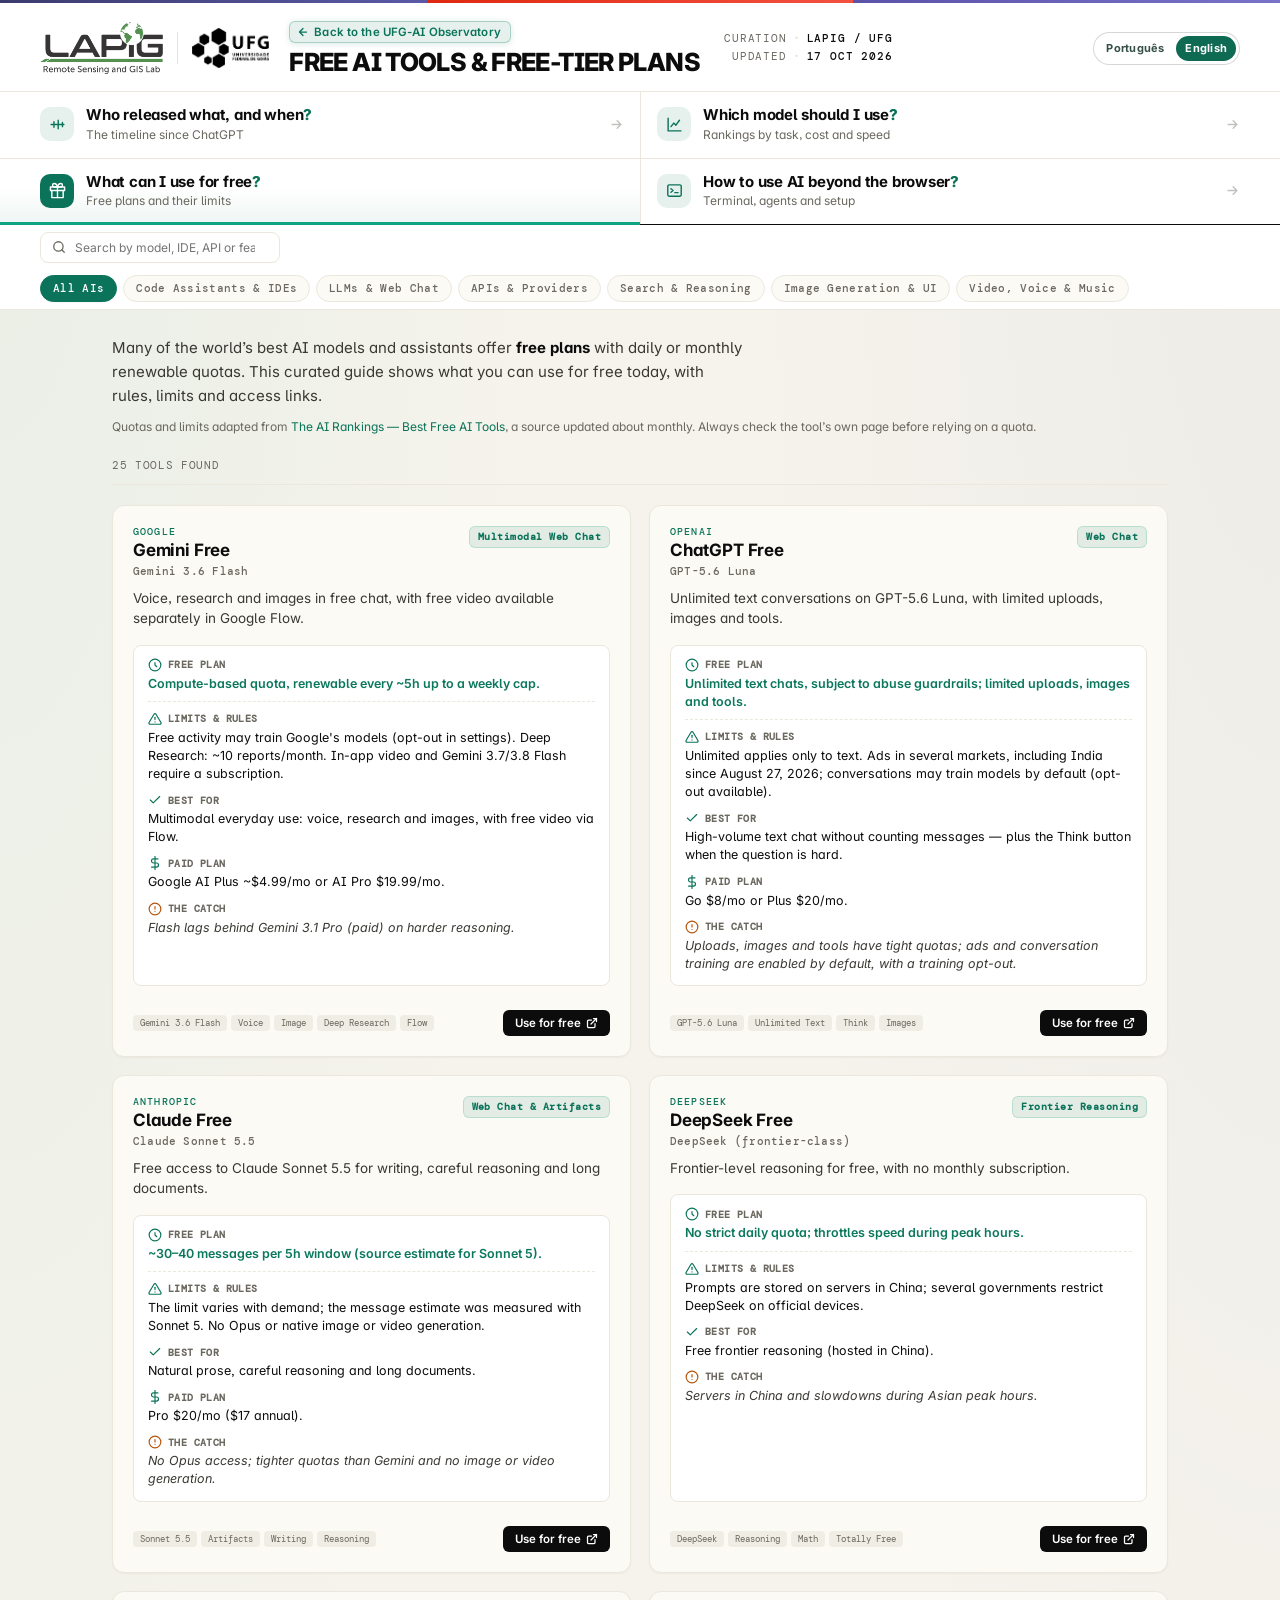
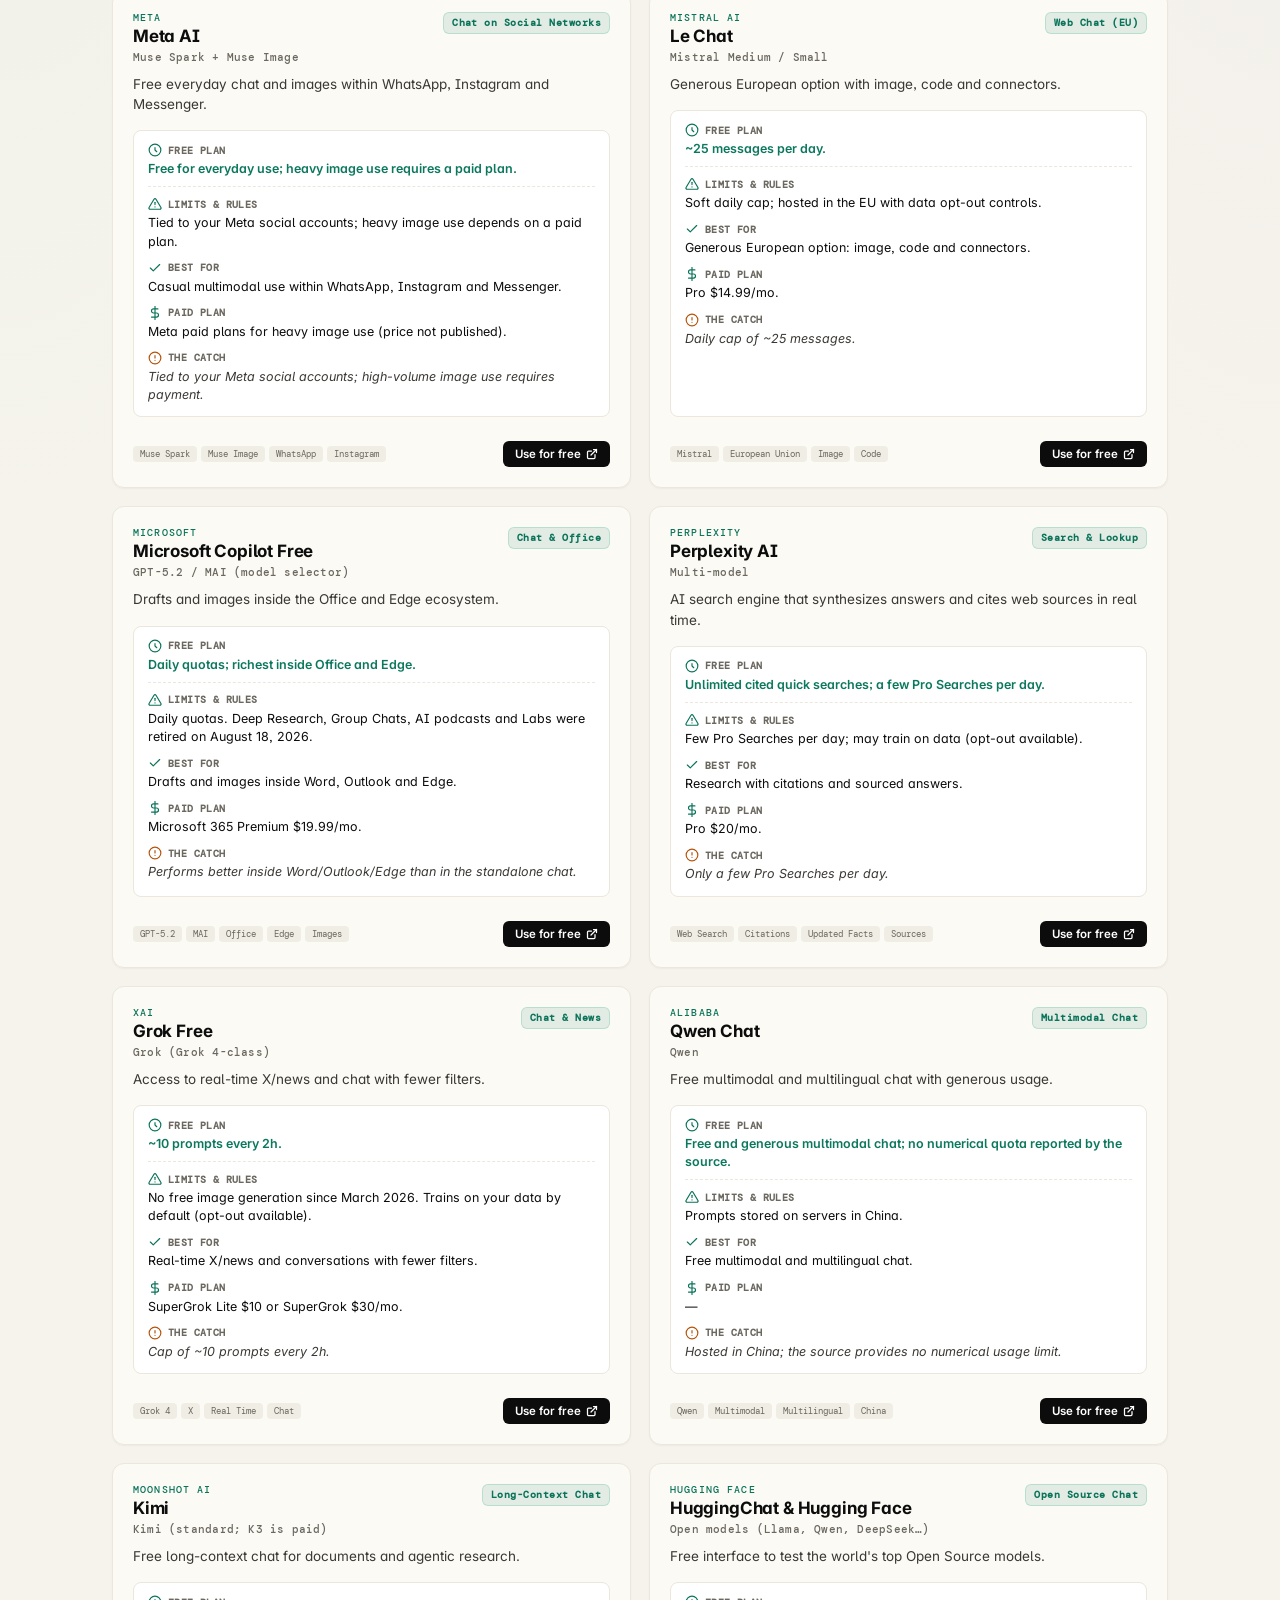
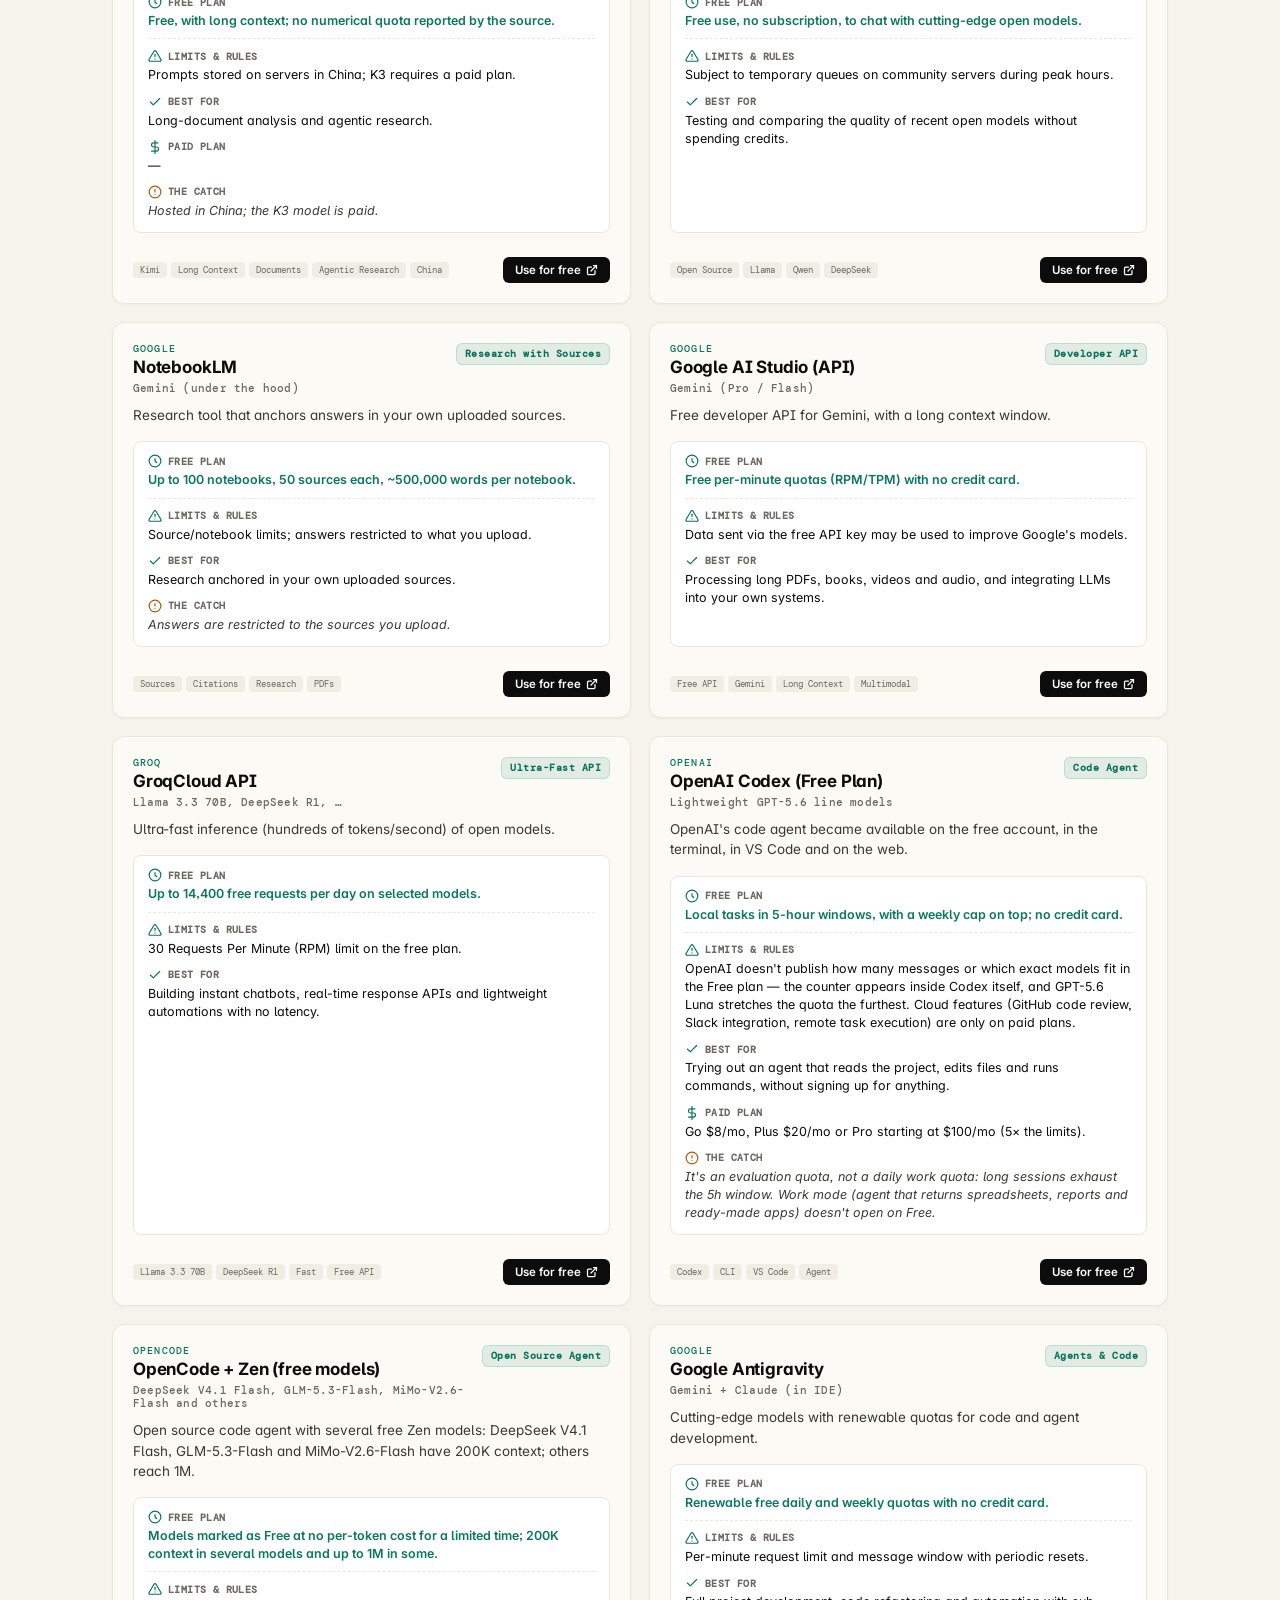
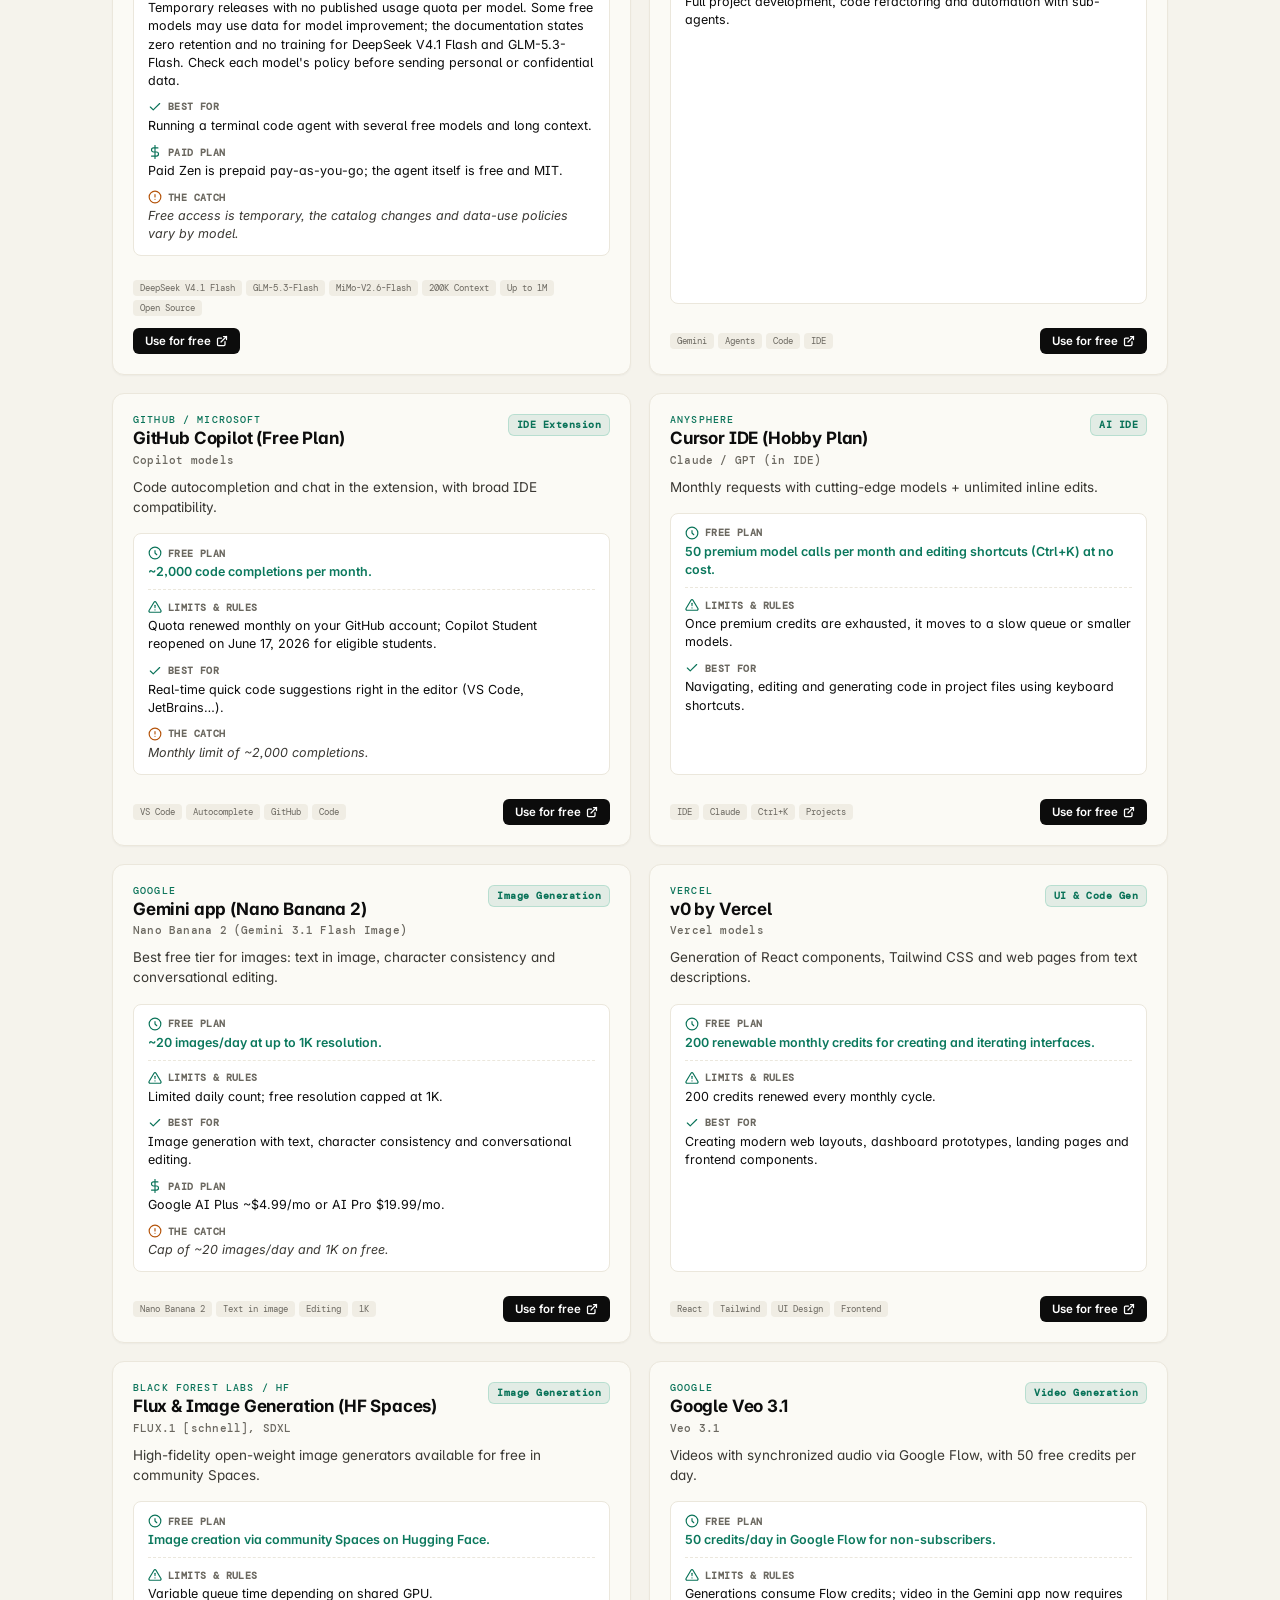
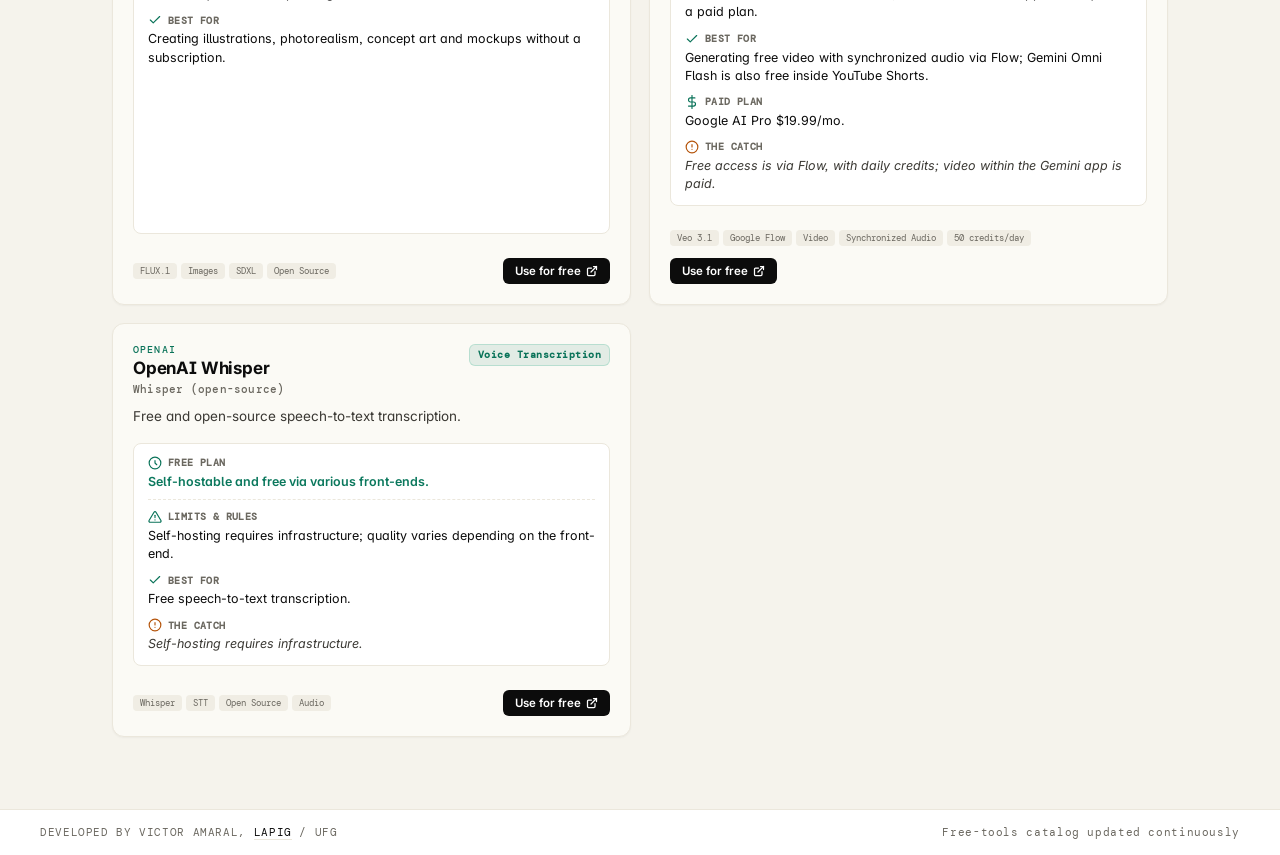
<file: en/gratuitos.html>
<!DOCTYPE html>

<html lang="en">
<head>
<meta charset="utf-8"/>
<meta content="width=device-width, initial-scale=1.0" name="viewport"/>
<title>Free AI Tools &amp; Free-Tier Plans | Global Generative AI Landscape — LAPIG</title>
<!-- SEO & Social -->
<meta content="Interactive English-language overview of generative AI releases, model benchmarks, free tools and practical use beyond the browser. An initiative of LAPIG / UFG." name="description"/>
<meta content="LAPIG / IESA / UFG" name="author"/>
<meta content="#10a37f" name="theme-color"/>
<!-- Open Graph -->
<meta content="website" property="og:type"/>
<meta content="https://lapig-ufg.github.io/app-panorama-global-da-ia-generativa/en/gratuitos.html" property="og:url"/>
<meta content="What AI can I use for free?" property="og:title"/>
<meta content="A complete guide to AI tools, assistants and APIs with renewable free quotas and free-tier plans." property="og:description"/>
<meta content="LAPIG / UFG" property="og:site_name"/>
<meta content="https://lapig-ufg.github.io/app-panorama-global-da-ia-generativa/assets/thumbnail.png" property="og:image"/>
<meta content="1200" property="og:image:width"/>
<meta content="630" property="og:image:height"/>
<meta content="image/png" property="og:image:type"/>
<meta content="en_US" property="og:locale"/>
<!-- Twitter Card -->
<meta content="summary_large_image" name="twitter:card"/>
<meta content="Free AI Tools &amp; Free-Tier Plans" name="twitter:title"/>
<meta content="A complete catalog of AI tools and models you can use at no cost." name="twitter:description"/>
<meta content="https://lapig-ufg.github.io/app-panorama-global-da-ia-generativa/assets/thumbnail.png" name="twitter:image"/>
<!-- Favicon -->
<link href="data:image/svg+xml;utf8,&lt;svg xmlns='http://www.w3.org/2000/svg' viewBox='0 0 100 100'&gt;&lt;rect width='100' height='100' rx='20' fill='%2310a37f'/&gt;&lt;text x='50' y='66' font-size='52' font-weight='800' text-anchor='middle' fill='white' font-family='system-ui,sans-serif'&gt;L&lt;/text&gt;&lt;/svg&gt;" rel="icon" type="image/svg+xml"/>
<!-- Fontes -->
<link href="https://fonts.googleapis.com" rel="preconnect"/>
<link crossorigin="" href="https://fonts.gstatic.com" rel="preconnect"/>
<link href="https://fonts.googleapis.com/css2?family=DM+Mono:wght@300;400;500&amp;family=Inter:wght@400;500;600;700;800&amp;display=swap" rel="stylesheet"/>
<!-- Estilos -->
<link href="../assets/styles.css?v=30" rel="stylesheet"/>
<link href="../assets/guia.css?v=27" rel="stylesheet"/>
<link href="../assets/gratuitos.css?v=4" rel="stylesheet"/>
<!-- Google Analytics (GA4) -->
<script async="" src="https://www.googletagmanager.com/gtag/js?id=G-CSBR3JMT2X"></script>
<script>
    window.dataLayer = window.dataLayer || [];
    function gtag(){dataLayer.push(arguments);}
    gtag('js', new Date());
    gtag('config', 'G-CSBR3JMT2X');
  </script>
<!-- Modo incorporado: ?embed=1 esconde a moldura própria (iframe do Observatório UFG-IA) -->
<script>
    (function () {
      if (!new URLSearchParams(location.search).has('embed')) return;
      document.documentElement.classList.add('is-embed');
      document.addEventListener('DOMContentLoaded', function () {
        document.querySelectorAll('.ps-link').forEach(function (a) {
          var url = new URL(a.getAttribute('href'), location.href);
          url.searchParams.set('embed', '1');
          a.setAttribute('href', url.pathname + url.search);
        });
      });
    })();
  </script>
</head>
<body>
<div aria-hidden="true" class="top-ribbon">
<span class="r-west"></span>
<span class="r-east"></span>
<span class="r-world"></span>
</div>
<header class="app-header">
<div class="header-top">
<div class="header-brand">
<div class="header-logos">
<a aria-label="LAPIG" class="header-logo logo-lapig" href="https://lapig.iesa.ufg.br/" rel="noopener" target="_blank" title="Laboratório de Processamento de Imagens e Geoinformação — LAPIG / UFG">
<img alt="Logo LAPIG" src="../assets/logo-lapig.png"/>
</a>
<span aria-hidden="true" class="logo-sep"></span>
<a aria-label="UFG" class="header-logo logo-ufg" href="https://www.ufg.br/" rel="noopener" target="_blank" title="Universidade Federal de Goiás — UFG">
<img alt="Logo UFG" src="../assets/logo-ufg.png"/>
</a>
</div>
<div class="header-titlewrap">
<div class="header-breadcrumb">
<a class="back-to-observatory" href="https://lapig-ufg.github.io/observatorio-ia/en/" rel="noopener" target="_blank" title="Back to the UFG-AI Observatory">
<svg aria-hidden="true" fill="none" height="12" stroke="currentColor" stroke-linecap="round" stroke-linejoin="round" stroke-width="2.5" viewbox="0 0 24 24" width="12">
<path d="M19 12H5M12 19l-7-7 7-7"></path>
</svg>
<span>Back to the UFG-AI Observatory</span>
</a>
</div>
<h1>Free AI Tools &amp; Free-Tier Plans</h1>
</div>
</div>
<div class="header-meta">
<div class="meta-row"><span class="meta-label">Curation</span><span aria-hidden="true" class="meta-sep">·</span><span class="meta-value">LAPIG / UFG</span></div>
<div class="meta-row"><span class="meta-label">Updated</span><span aria-hidden="true" class="meta-sep">·</span><span class="meta-value" id="gratuitos-updated">…</span></div>
</div>
</div>
<!-- Cada seção é uma pergunta que ela responde, não um nome: "Régua" era
         jargão de quem construiu o site. Os quatro itens dividem a largura em
         partes iguais e a seção corrente encosta no filete preto. Abaixo de
         1400px a fileira dobra em 2x2 (ver styles.css) — foi o preço de passar
         de três para quatro perguntas sem perder a pergunta inteira. -->
<nav aria-label="Dashboard sections" class="page-switch">
<a class="ps-link" href="index.html" title="Timeline of generative AI model releases, company by company">
<span aria-hidden="true" class="ps-icon">
<svg fill="none" height="15" stroke="currentColor" stroke-linecap="round" stroke-linejoin="round" stroke-width="2" viewbox="0 0 24 24" width="15">
<path d="M3 12h18M7 8v8M13 6v12M19 9v6"></path>
</svg>
</span>
<span class="ps-text">
<span class="ps-q">Who released what, and when<span class="ps-mark">?</span></span>
<span class="ps-short">Releases</span>
<span class="ps-gloss">The timeline since ChatGPT</span>
</span>
<svg aria-hidden="true" class="ps-go" fill="none" height="15" stroke="currentColor" stroke-linecap="round" stroke-linejoin="round" stroke-width="2.2" viewbox="0 0 24 24" width="15">
<path d="M5 12h14M13 6l6 6-6 6"></path>
</svg>
</a>
<a class="ps-link" href="guia.html" title="Which AI model to use for each type of task">
<span aria-hidden="true" class="ps-icon">
<svg fill="none" height="15" stroke="currentColor" stroke-linecap="round" stroke-linejoin="round" stroke-width="2" viewbox="0 0 24 24" width="15">
<path d="M3 3v18h18"></path>
<path d="M7 15l4-5 3 3 5-7"></path>
</svg>
</span>
<span class="ps-text">
<span class="ps-q">Which model should I use<span class="ps-mark">?</span></span>
<span class="ps-short">Which one</span>
<span class="ps-gloss">Rankings by task, cost and speed</span>
</span>
<svg aria-hidden="true" class="ps-go" fill="none" height="15" stroke="currentColor" stroke-linecap="round" stroke-linejoin="round" stroke-width="2.2" viewbox="0 0 24 24" width="15">
<path d="M5 12h14M13 6l6 6-6 6"></path>
</svg>
</a>
<a aria-current="page" class="ps-link is-active" href="gratuitos.html" title="AI tools and models available for free">
<span aria-hidden="true" class="ps-icon">
<svg fill="none" height="15" stroke="currentColor" stroke-linecap="round" stroke-linejoin="round" stroke-width="2" viewbox="0 0 24 24" width="15">
<path d="M20 12v10H4V12"></path>
<path d="M2 7h20v5H2z"></path>
<path d="M12 22V7"></path>
<path d="M12 7H7.5a2.5 2.5 0 0 1 0-5C11 2 12 7 12 7z"></path>
<path d="M12 7h4.5a2.5 2.5 0 0 0 0-5C13 2 12 7 12 7z"></path>
</svg>
</span>
<span class="ps-text">
<span class="ps-q">What can I use for free<span class="ps-mark">?</span></span>
<span class="ps-short">Free tools</span>
<span class="ps-gloss">Free plans and their limits</span>
</span>
<svg aria-hidden="true" class="ps-go" fill="none" height="15" stroke="currentColor" stroke-linecap="round" stroke-linejoin="round" stroke-width="2.2" viewbox="0 0 24 24" width="15">
<path d="M5 12h14M13 6l6 6-6 6"></path>
</svg>
</a>
<a class="ps-link" href="como-usar.html" title="How to use AI beyond the browser: in the terminal, with access to your files">
<span aria-hidden="true" class="ps-icon">
<svg fill="none" height="15" stroke="currentColor" stroke-linecap="round" stroke-linejoin="round" stroke-width="2" viewbox="0 0 24 24" width="15">
<rect height="16" rx="2" width="19" x="2.5" y="4"></rect>
<path d="M7 9.5l3 2.5-3 2.5"></path>
<path d="M12.5 15h4.5"></path>
</svg>
</span>
<span class="ps-text">
<span class="ps-q">How to use AI beyond the browser<span class="ps-mark">?</span></span>
<span class="ps-short">In the terminal</span>
<span class="ps-gloss">Terminal, agents and setup</span>
</span>
<svg aria-hidden="true" class="ps-go" fill="none" height="15" stroke="currentColor" stroke-linecap="round" stroke-linejoin="round" stroke-width="2.2" viewbox="0 0 24 24" width="15">
<path d="M5 12h14M13 6l6 6-6 6"></path>
</svg>
</a>
</nav>
</header>
<div class="controls">
<div class="g-controls-wrap">
<div class="g-search-box">
<svg aria-hidden="true" fill="none" height="14" stroke="currentColor" stroke-linecap="round" stroke-linejoin="round" stroke-width="2.2" viewbox="0 0 24 24" width="14">
<circle cx="11" cy="11" r="8"></circle>
<line x1="21" x2="16.65" y1="21" y2="16.65"></line>
</svg>
<input aria-label="Search free AI tools" class="g-search-input" id="gratuitos-search" placeholder="Search by model, IDE, API or feature…" type="search"/>
</div>
<div aria-label="Filter by category" class="g-nav" id="gratuitos-nav"></div>
</div>
</div>
<main class="main qm-main">
<div class="qm-intro">
<p class="qm-lede">
        Many of the world’s best AI models and assistants offer
        <strong>free plans</strong> with daily or monthly renewable quotas. This curated guide shows what you can use for free today, with rules, limits and access links.
      </p>
<p class="qm-source">
        Quotas and limits adapted from
        <a href="https://theairankings.com/best-free-ai-tools/" rel="noopener" target="_blank">The AI Rankings — Best Free AI Tools</a>, a source updated about monthly. Always check the tool’s own page before relying on a quota.
      </p>
</div>
<!-- Os cards são h3; sem este h2 a página saltava de h1 direto para h3. -->
<h2 class="sr-only">Catalog of AI tools with free plans</h2>
<div class="g-header-info">
<span class="g-count-label" id="gratuitos-count">Loading catalog…</span>
</div>
<div class="g-grid" id="gratuitos-grid">
<p class="qm-empty">Loading free AI tools…</p>
</div>
</main>
<footer class="app-footer">
<div class="footer-credits">
      Developed by Victor Amaral, <a href="https://lapig.iesa.ufg.br/" rel="noopener" target="_blank">LAPIG</a> / UFG
    </div>
<div class="footer-meta">
<span>Free-tools catalog updated continuously</span>
</div>
</footer>
<!-- Scripts -->
<script src="../assets/i18n.js?v=1"></script><script src="../assets/gratuitos-data-en.js?v=1"></script>
<script src="../assets/gratuitos-en.js?v=1"></script>
</body>
</html>
</file>
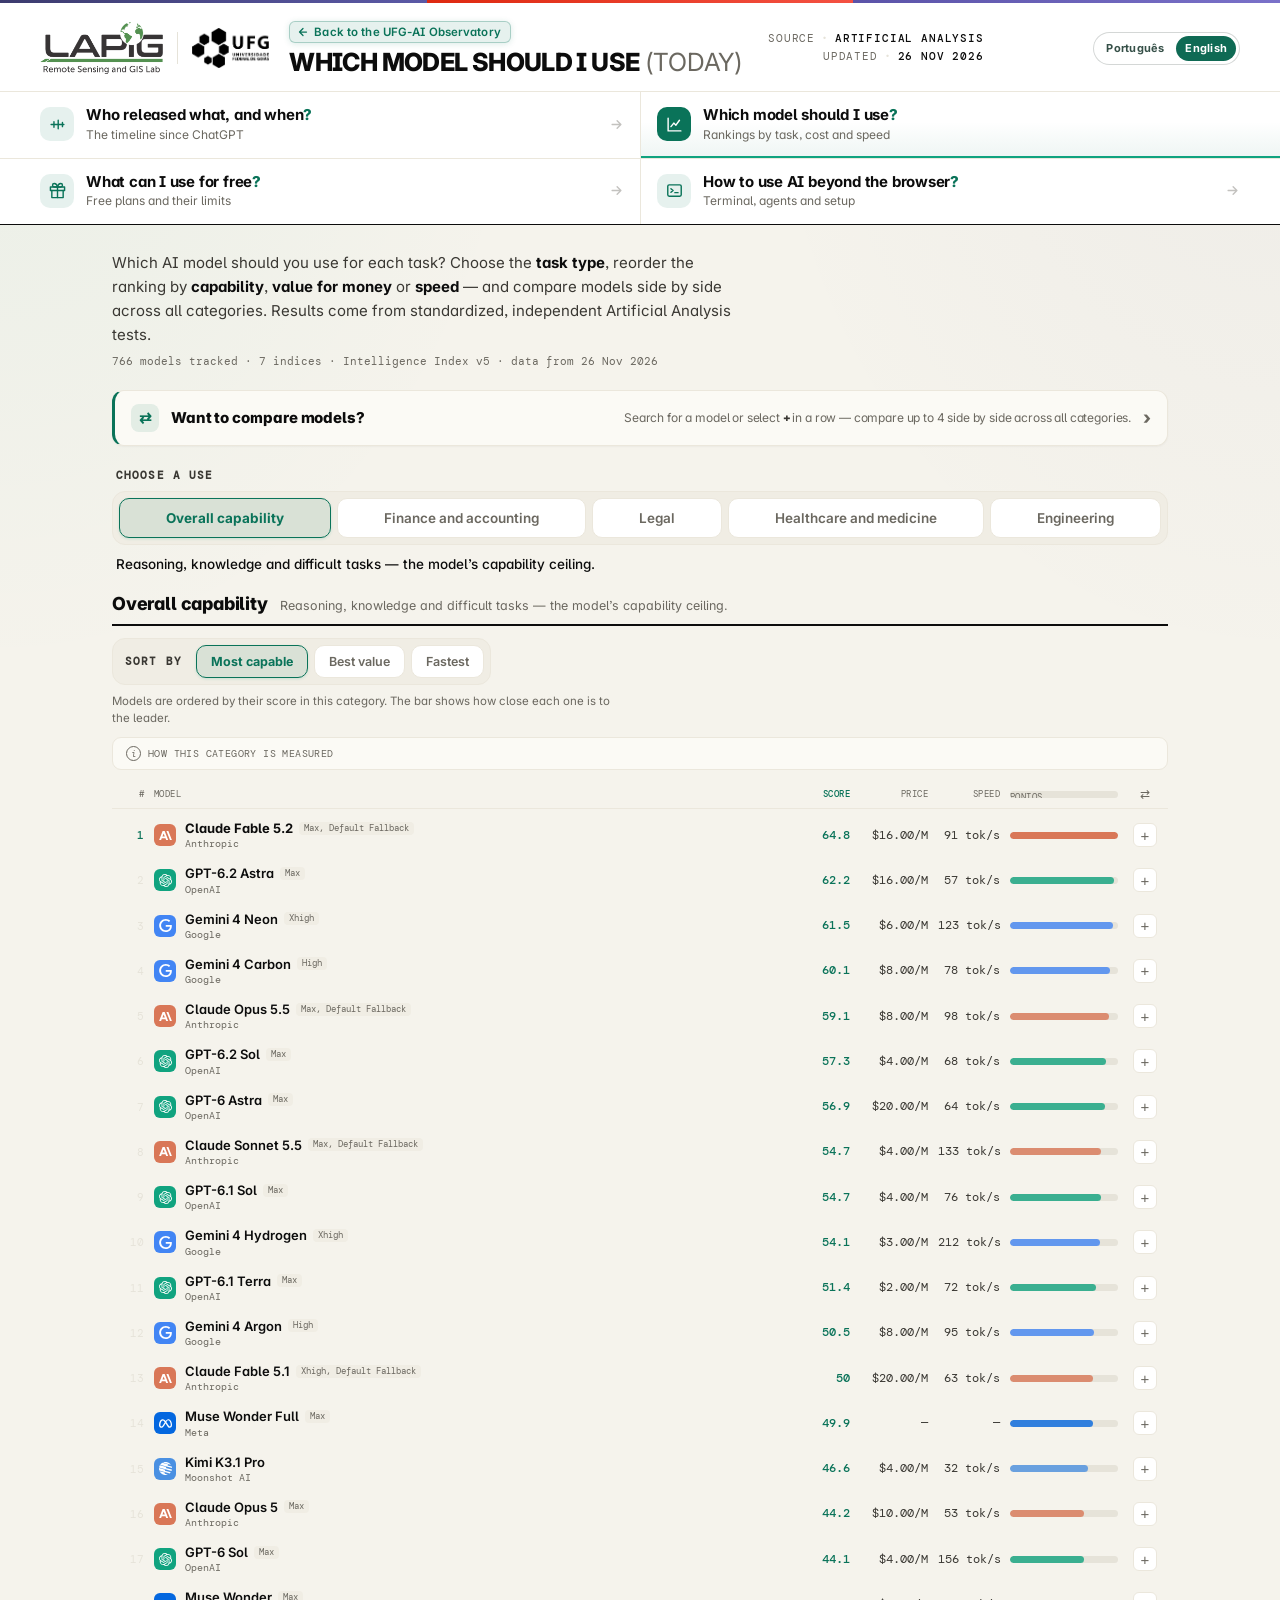
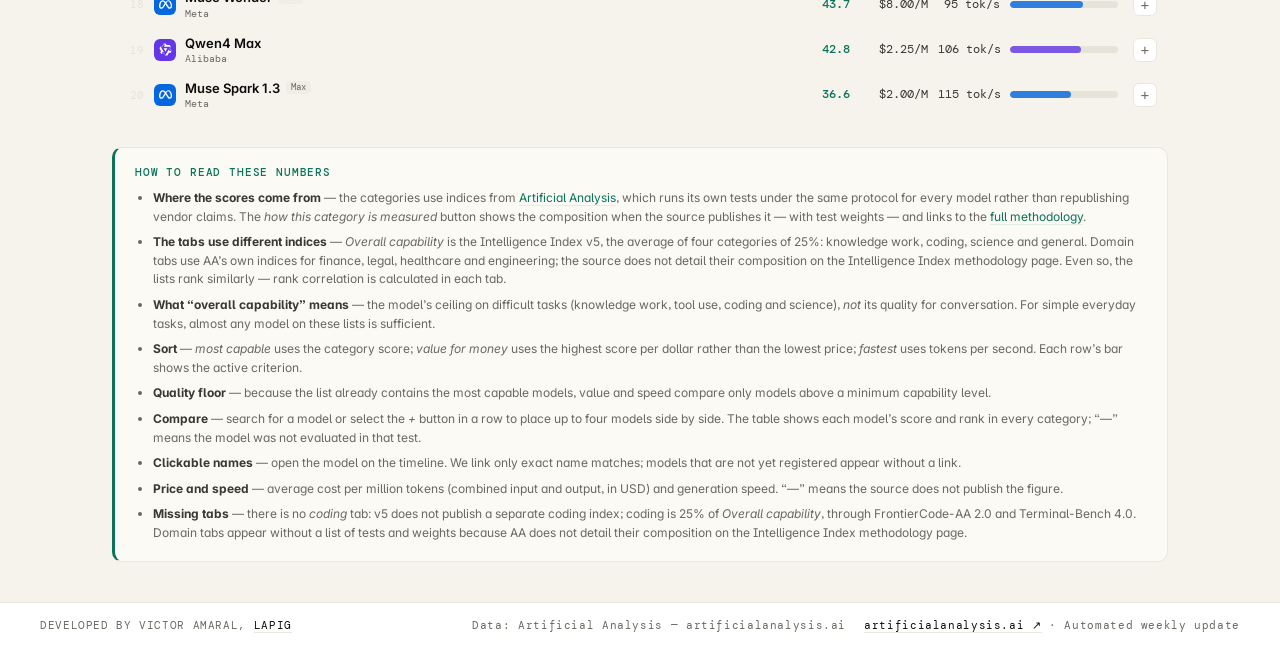
<file: en/guia.html>
<!DOCTYPE html>

<html lang="en">
<head>
<meta charset="utf-8"/>
<meta content="width=device-width, initial-scale=1.0" name="viewport"/>
<title>Which AI model should I use | Global Generative AI Landscape — LAPIG</title>
<!-- SEO & Social -->
<meta content="Interactive English-language overview of generative AI releases, model benchmarks, free tools and practical use beyond the browser. An initiative of LAPIG / UFG." name="description"/>
<meta content="LAPIG / IESA / UFG" name="author"/>
<meta content="#10a37f" name="theme-color"/>
<!-- Open Graph -->
<meta content="website" property="og:type"/>
<meta content="https://lapig-ufg.github.io/app-panorama-global-da-ia-generativa/en/guia.html" property="og:url"/>
<meta content="Qual modelo de IA usar para cada tarefa" property="og:title"/>
<meta content="Recommendations by task: the most capable, best value and fastest models, based on standardized benchmarks." property="og:description"/>
<meta content="LAPIG / UFG" property="og:site_name"/>
<meta content="https://lapig-ufg.github.io/app-panorama-global-da-ia-generativa/assets/thumbnail.png" property="og:image"/>
<meta content="1200" property="og:image:width"/>
<meta content="630" property="og:image:height"/>
<meta content="image/png" property="og:image:type"/>
<meta content="en_US" property="og:locale"/>
<!-- Twitter Card -->
<meta content="summary_large_image" name="twitter:card"/>
<meta content="Qual modelo de IA usar para cada tarefa" name="twitter:title"/>
<meta content="Recomendação por tipo de tarefa, com base em benchmarks padronizados." name="twitter:description"/>
<meta content="https://lapig-ufg.github.io/app-panorama-global-da-ia-generativa/assets/thumbnail.png" name="twitter:image"/>
<!-- Favicon -->
<link href="data:image/svg+xml;utf8,&lt;svg xmlns='http://www.w3.org/2000/svg' viewBox='0 0 100 100'&gt;&lt;rect width='100' height='100' rx='20' fill='%2310a37f'/&gt;&lt;text x='50' y='66' font-size='52' font-weight='800' text-anchor='middle' fill='white' font-family='system-ui,sans-serif'&gt;L&lt;/text&gt;&lt;/svg&gt;" rel="icon" type="image/svg+xml"/>
<!-- Fontes -->
<link href="https://fonts.googleapis.com" rel="preconnect"/>
<link crossorigin="" href="https://fonts.gstatic.com" rel="preconnect"/>
<link href="https://fonts.googleapis.com/css2?family=DM+Mono:wght@300;400;500&amp;family=Inter:wght@400;500;600;700;800&amp;display=swap" rel="stylesheet"/>
<!-- Estilos -->
<link href="../assets/styles.css?v=30" rel="stylesheet"/>
<link href="../assets/guia.css?v=27" rel="stylesheet"/>
<!-- Google Analytics (GA4) -->
<script async="" src="https://www.googletagmanager.com/gtag/js?id=G-CSBR3JMT2X"></script>
<script>
    window.dataLayer = window.dataLayer || [];
    function gtag(){dataLayer.push(arguments);}
    gtag('js', new Date());
    gtag('config', 'G-CSBR3JMT2X');
  </script>
<!-- Modo incorporado: ?embed=1 esconde a moldura própria (iframe do Observatório UFG-IA) -->
<script>
    (function () {
      if (!new URLSearchParams(location.search).has('embed')) return;
      document.documentElement.classList.add('is-embed');
      document.addEventListener('DOMContentLoaded', function () {
        document.querySelectorAll('.ps-link').forEach(function (a) {
          var url = new URL(a.getAttribute('href'), location.href);
          url.searchParams.set('embed', '1');
          a.setAttribute('href', url.pathname + url.search);
        });
      });
    })();
  </script>
</head>
<body>
<div aria-hidden="true" class="top-ribbon">
<span class="r-west"></span>
<span class="r-east"></span>
<span class="r-world"></span>
</div>
<header class="app-header">
<div class="header-top">
<div class="header-brand">
<div class="header-logos">
<a aria-label="LAPIG" class="header-logo logo-lapig" href="https://lapig.iesa.ufg.br/" rel="noopener" target="_blank" title="Laboratório de Processamento de Imagens e Geoinformação — LAPIG / UFG">
<img alt="Logo LAPIG" src="../assets/logo-lapig.png"/>
</a>
<span aria-hidden="true" class="logo-sep"></span>
<a aria-label="UFG" class="header-logo logo-ufg" href="https://www.ufg.br/" rel="noopener" target="_blank" title="Universidade Federal de Goiás — UFG">
<img alt="Logo UFG" src="../assets/logo-ufg.png"/>
</a>
</div>
<div class="header-titlewrap">
<div class="header-breadcrumb">
<a class="back-to-observatory" href="https://lapig-ufg.github.io/observatorio-ia/en/" rel="noopener" target="_blank" title="Back to the UFG-AI Observatory">
<svg aria-hidden="true" fill="none" height="12" stroke="currentColor" stroke-linecap="round" stroke-linejoin="round" stroke-width="2.5" viewbox="0 0 24 24" width="12">
<path d="M19 12H5M12 19l-7-7 7-7"></path>
</svg>
<span>Back to the UFG-AI Observatory</span>
</a>
</div>
<h1>Which model should I use <span class="yr-suffix">(today)</span></h1>
</div>
</div>
<div class="header-meta">
<div class="meta-row"><span class="meta-label">Source</span><span aria-hidden="true" class="meta-sep">·</span><span class="meta-value">Artificial Analysis</span></div>
<div class="meta-row"><span class="meta-label">Updated</span><span aria-hidden="true" class="meta-sep">·</span><span class="meta-value" id="qm-updated">…</span></div>
</div>
</div>
<!-- Cada seção é uma pergunta que ela responde, não um nome: "Régua" era
         jargão de quem construiu o site. Os quatro itens dividem a largura em
         partes iguais e a seção corrente encosta no filete preto. Abaixo de
         1400px a fileira dobra em 2x2 (ver styles.css) — foi o preço de passar
         de três para quatro perguntas sem perder a pergunta inteira. -->
<nav aria-label="Dashboard sections" class="page-switch">
<a class="ps-link" href="index.html" title="Timeline of generative AI model releases, company by company">
<span aria-hidden="true" class="ps-icon">
<svg fill="none" height="15" stroke="currentColor" stroke-linecap="round" stroke-linejoin="round" stroke-width="2" viewbox="0 0 24 24" width="15">
<path d="M3 12h18M7 8v8M13 6v12M19 9v6"></path>
</svg>
</span>
<span class="ps-text">
<span class="ps-q">Who released what, and when<span class="ps-mark">?</span></span>
<span class="ps-short">Releases</span>
<span class="ps-gloss">The timeline since ChatGPT</span>
</span>
<svg aria-hidden="true" class="ps-go" fill="none" height="15" stroke="currentColor" stroke-linecap="round" stroke-linejoin="round" stroke-width="2.2" viewbox="0 0 24 24" width="15">
<path d="M5 12h14M13 6l6 6-6 6"></path>
</svg>
</a>
<a aria-current="page" class="ps-link is-active" href="guia.html" title="Which AI model to use for each type of task">
<span aria-hidden="true" class="ps-icon">
<svg fill="none" height="15" stroke="currentColor" stroke-linecap="round" stroke-linejoin="round" stroke-width="2" viewbox="0 0 24 24" width="15">
<path d="M3 3v18h18"></path>
<path d="M7 15l4-5 3 3 5-7"></path>
</svg>
</span>
<span class="ps-text">
<span class="ps-q">Which model should I use<span class="ps-mark">?</span></span>
<span class="ps-short">Which one</span>
<span class="ps-gloss">Rankings by task, cost and speed</span>
</span>
<svg aria-hidden="true" class="ps-go" fill="none" height="15" stroke="currentColor" stroke-linecap="round" stroke-linejoin="round" stroke-width="2.2" viewbox="0 0 24 24" width="15">
<path d="M5 12h14M13 6l6 6-6 6"></path>
</svg>
</a>
<a class="ps-link" href="gratuitos.html" title="AI tools and models available for free">
<span aria-hidden="true" class="ps-icon">
<svg fill="none" height="15" stroke="currentColor" stroke-linecap="round" stroke-linejoin="round" stroke-width="2" viewbox="0 0 24 24" width="15">
<path d="M20 12v10H4V12"></path>
<path d="M2 7h20v5H2z"></path>
<path d="M12 22V7"></path>
<path d="M12 7H7.5a2.5 2.5 0 0 1 0-5C11 2 12 7 12 7z"></path>
<path d="M12 7h4.5a2.5 2.5 0 0 0 0-5C13 2 12 7 12 7z"></path>
</svg>
</span>
<span class="ps-text">
<span class="ps-q">What can I use for free<span class="ps-mark">?</span></span>
<span class="ps-short">Free tools</span>
<span class="ps-gloss">Free plans and their limits</span>
</span>
<svg aria-hidden="true" class="ps-go" fill="none" height="15" stroke="currentColor" stroke-linecap="round" stroke-linejoin="round" stroke-width="2.2" viewbox="0 0 24 24" width="15">
<path d="M5 12h14M13 6l6 6-6 6"></path>
</svg>
</a>
<a class="ps-link" href="como-usar.html" title="How to use AI beyond the browser: in the terminal, with access to your files">
<span aria-hidden="true" class="ps-icon">
<svg fill="none" height="15" stroke="currentColor" stroke-linecap="round" stroke-linejoin="round" stroke-width="2" viewbox="0 0 24 24" width="15">
<rect height="16" rx="2" width="19" x="2.5" y="4"></rect>
<path d="M7 9.5l3 2.5-3 2.5"></path>
<path d="M12.5 15h4.5"></path>
</svg>
</span>
<span class="ps-text">
<span class="ps-q">How to use AI beyond the browser<span class="ps-mark">?</span></span>
<span class="ps-short">In the terminal</span>
<span class="ps-gloss">Terminal, agents and setup</span>
</span>
<svg aria-hidden="true" class="ps-go" fill="none" height="15" stroke="currentColor" stroke-linecap="round" stroke-linejoin="round" stroke-width="2.2" viewbox="0 0 24 24" width="15">
<path d="M5 12h14M13 6l6 6-6 6"></path>
</svg>
</a>
</nav>
</header>
<main class="main qm-main">
<div class="qm-intro">
<p class="qm-lede">
        Which AI model should you use for each task? Choose the <strong>task type</strong>,
        reorder the ranking by <strong>capability</strong>, <strong>value for money</strong> or
        <strong>speed</strong> — and compare models side by side across all categories. Results come from standardized, independent Artificial Analysis tests.
      </p>
<p class="qm-meta" id="qm-meta"></p>
</div>
<div id="qm-root">
<p class="qm-empty">Loading data…</p>
</div>
<aside class="qm-method">
<h3>How to read these numbers</h3>
<ul>
<li><strong>Where the scores come from</strong> — the categories use indices from <a href="https://artificialanalysis.ai/" rel="noopener" target="_blank">Artificial Analysis</a>, which runs its own tests under the same protocol for every model rather than republishing vendor claims. The <em>how this category is measured</em> button shows the composition when the source publishes it — with test weights — and links to the <a href="https://artificialanalysis.ai/methodology/intelligence-benchmarking" rel="noopener" target="_blank">full methodology</a>.</li>
<li><strong>The tabs use different indices</strong> — <em>Overall capability</em> is the Intelligence Index v5, the average of four categories of 25%: knowledge work, coding, science and general. Domain tabs use AA’s own indices for finance, legal, healthcare and engineering; the source does not detail their composition on the Intelligence Index methodology page. Even so, the lists rank similarly — rank correlation is calculated in each tab.</li>
<li><strong>What “overall capability” means</strong> — the model’s ceiling on difficult tasks (knowledge work, tool use, coding and science), <em>not</em> its quality for conversation. For simple everyday tasks, almost any model on these lists is sufficient.</li>
<li><strong>Sort</strong> — <em>most capable</em> uses the category score; <em>value for money</em> uses the highest score per dollar rather than the lowest price; <em>fastest</em> uses tokens per second. Each row’s bar shows the active criterion.</li>
<li><strong>Quality floor</strong> — because the list already contains the most capable models, value and speed compare only models above a minimum capability level.</li>
<li><strong>Compare</strong> — search for a model or select the <em>+</em> button in a row to place up to four models side by side. The table shows each model’s score and rank in every category; “—” means the model was not evaluated in that test.</li>
<li><strong>Clickable names</strong> — open the model on the timeline. We link only exact name matches; models that are not yet registered appear without a link.</li>
<li><strong>Price and speed</strong> — average cost per million tokens (combined input and output, in USD) and generation speed. “—” means the source does not publish the figure.</li>
<li><strong>Missing tabs</strong> — there is no <em>coding</em> tab: v5 does not publish a separate coding index; coding is 25% of <em>Overall capability</em>, through FrontierCode-AA 2.0 and Terminal-Bench 4.0. Domain tabs appear without a list of tests and weights because AA does not detail their composition on the Intelligence Index methodology page.</li>
</ul>
</aside>
</main>
<footer class="app-footer">
<div class="footer-credits">
      Developed by Victor Amaral, <a href="https://lapig.iesa.ufg.br/" rel="noopener" target="_blank">LAPIG</a>
</div>
<div class="footer-meta">
<span id="qm-attribution"></span>
<span><a href="https://artificialanalysis.ai/" rel="noopener" target="_blank">artificialanalysis.ai ↗</a> · Automated weekly update</span>
</div>
</footer>
<!-- Scripts -->
<script src="../assets/i18n.js?v=1"></script><script src="../assets/data.js?v=23"></script>
<script src="../assets/guia-en.js?v=2"></script>
</body>
</html>
</file>
<file: assets/styles.css>
/* ═══════════════════════════════════════════════════════════════
   Panorama Global da IA Generativa — Estilos
   LAPIG / IESA / UFG
   ═══════════════════════════════════════════════════════════════ */

*,
*::before,
*::after {
  box-sizing: border-box;
  margin: 0;
  padding: 0;
}

:root {
  /* Surfaces */
  --white: #ffffff;
  --off-white: #f5f3ec;
  --paper: #fbfaf5;
  --paper-tint: #f0ede4;
  /* Ink */
  --ink: #0c0c0c;
  --ink-light: #3a3833;
  --ink-muted: #6b6860; /* Ajustado para AA: contraste 4.6:1 sobre paper */
  --ink-faint: #e6e3d9;
  --hair: #ebe7dc;
  /* Accent
     --accent é COR DE TEXTO E DE INTERFACE: #0a7359 dá 5,8:1 sobre branco e
     5,2:1 sobre o próprio --accent-soft, então passa o AA (4,5:1) mesmo nos
     rótulos de 10-11px em que o verde antigo (#10a37f, 3,2:1) reprovava — e
     também no sentido inverso, texto branco sobre botão verde preenchido.
     --accent-bright guarda o verde original só para o que é decorativo
     (gradientes, brilho, traço sobre fundo escuro), onde não há leitura. */
  --accent: #0a7359;
  --accent-bright: #10a37f;
  --accent-soft: rgba(10, 115, 89, 0.10);
  --accent-glow: rgba(10, 115, 89, 0.28);
  /* Type */
  --mono: 'DM Mono', 'Courier New', monospace;
  --sans: 'Inter', sans-serif;
  /* Goteira (margem lateral) — uma só medida para cabeçalho, abas, barra de
     ferramentas e conteúdo. Antes cada faixa tinha a sua (40px no cabeçalho,
     24px nos controles) e as bordas esquerdas não se alinhavam: era isso que
     fazia os botões parecerem "jogados" na tela. */
  --gutter: 40px;
  /* Shadows */
  --shadow-xs: 0 1px 2px rgba(15, 12, 4, 0.04);
  --shadow-sm: 0 2px 8px rgba(15, 12, 4, 0.05);
  --shadow-md: 0 6px 24px rgba(15, 12, 4, 0.07);
  --shadow-lg: 0 18px 56px rgba(15, 12, 4, 0.10);
}

html {
  scroll-behavior: smooth;
  max-width: 100%;
  overflow-x: hidden;
}

body {
  background: var(--off-white);
  background-image:
    radial-gradient(ellipse 70% 50% at 0% 0%, rgba(16, 163, 127, 0.05), transparent 60%),
    radial-gradient(ellipse 70% 50% at 100% 0%, rgba(60, 59, 110, 0.04), transparent 60%);
  font-family: var(--sans);
  color: var(--ink);
  -webkit-font-smoothing: antialiased;
  -moz-osx-font-smoothing: grayscale;
  text-rendering: optimizeLegibility;
  font-feature-settings: 'cv11', 'ss03', 'ss04';
  min-height: 100vh;
  display: flex;
  flex-direction: column;
  max-width: 100%;
  /* `clip`, não `hidden`. Um valor de ROLAGEM em overflow-x força overflow-y a
     virar `auto`, e o body passa a ser um contêiner de rolagem próprio — dentro
     do que o html já é. No topo isso não aparece, mas dentro do iframe do
     Observatório (1351×560) as páginas que rolam ganhavam DUAS barras lado a
     lado, e as faixas de largura total paravam 16px antes da borda visível: a
     barra da aba ativa não encostava no canto direito.
     `clip` corta igual e não cria contêiner de rolagem. Onde não houver suporte
     a declaração cai fora e o corte continua valendo pelo html acima. */
  overflow-x: clip;
}

/* Seletor de idioma compartilhado pelas quatro páginas. */
.language-switch {
  display: inline-flex;
  align-items: center;
  gap: 3px;
  padding: 3px;
  margin-left: auto;
  border: 1px solid rgba(18, 36, 31, .18);
  border-radius: 999px;
  background: rgba(255, 255, 255, .76);
  font: 700 11px/1 Inter, sans-serif;
  letter-spacing: .02em;
  white-space: nowrap;
}

.language-switch a,
.language-switch span {
  padding: 7px 9px;
  border-radius: 999px;
  color: #365048;
  text-decoration: none;
}

.language-switch [aria-current="page"] {
  color: #fff;
  background: #0f6a54;
}

.language-switch a:hover { background: rgba(15, 106, 84, .09); }

@media (max-width: 760px) {
  .language-switch { order: 3; margin: 8px 0 0; }
}

/* ─── TOP RIBBON (regional accents) ─── */
.top-ribbon {
  display: flex;
  height: 3px;
  background: var(--ink);
}

.top-ribbon span {
  flex: 1;
}

.top-ribbon .r-west {
  background: linear-gradient(90deg, #3C3B6E, #5b59a6);
}

.top-ribbon .r-east {
  background: linear-gradient(90deg, #DE2910, #f45142);
}

.top-ribbon .r-world {
  background: linear-gradient(90deg, #5B53A8, #7a71c9);
}

/* ─── HEADER ───
   O cabeçalho virou um bloco de duas fileiras: identidade em cima
   (.header-top) e navegação de seções embaixo (.page-switch), fechado pelo
   filete preto. Antes as abas moravam numa faixa bege própria logo abaixo —
   e como essa faixa tinha a mesma cor do fundo da página, ela virava listra
   na régua (espremida entre dois brancos) e se dissolvia no guia. O mesmo
   componente com duas aparências era o que fazia a troca de página parecer
   errada. Dentro do branco do cabeçalho ele fica igual nas três. */
.app-header {
  background: var(--white);
  border-bottom: 1px solid var(--ink);
  position: relative;
}

.header-top {
  padding: 18px var(--gutter) 16px;
  display: flex;
  align-items: center;
  justify-content: space-between;
  gap: 24px;
}

.header-brand {
  display: flex;
  align-items: center;
  gap: 20px;
}

.header-logos {
  display: flex;
  align-items: center;
  gap: 14px;
  flex-shrink: 0;
}

.header-logo {
  display: inline-flex;
  align-items: center;
  justify-content: center;
  text-decoration: none;
  cursor: pointer;
  transition: opacity 0.2s ease, transform 0.2s ease;
}

.header-logo:hover,
.header-logo:focus-visible {
  opacity: 0.85;
  transform: scale(1.03);
  outline: none;
}

.header-logo:focus-visible {
  outline: 2px solid var(--accent);
  outline-offset: 4px;
  border-radius: 4px;
}

.header-logo img {
  height: 48px;
  width: auto;
  display: block;
  object-fit: contain;
}

.header-logo.logo-lapig img {
  height: 52px;
}

.header-logo.logo-ufg img {
  height: 40px;
}

.logo-sep {
  width: 1px;
  height: 32px;
  background: var(--ink-faint);
  display: inline-block;
}

.header-titlewrap {
  display: flex;
  flex-direction: column;
  gap: 6px;
}

/* O antigo .header-kicker ("RÉGUA · MODELOS DE IA GENERATIVA") saiu daqui: ele
   descrevia a página em que o leitor JÁ estava, enquanto a aba ativa agora diz
   a mesma coisa mais alto — e as outras duas dizem o que existe do outro lado,
   que é a informação que faltava. */
.app-header h1 {
  font-size: 25px;
  font-weight: 800;
  letter-spacing: -0.025em;
  line-height: 1.05;
  text-transform: uppercase;
}

.app-header h1 .yr-suffix {
  font-weight: 400;
  color: var(--ink-muted);
  letter-spacing: -0.01em;
  font-feature-settings: 'tnum';
}

.header-meta {
  font-family: var(--mono);
  font-size: 10.5px;
  color: var(--ink-muted);
  letter-spacing: 0.08em;
  text-align: right;
  line-height: 1.7;
  text-transform: uppercase;
}

.header-meta .meta-row {
  display: flex;
  justify-content: flex-end;
  align-items: center;
  gap: 6px;
}

.header-meta .meta-label {
  color: var(--ink-muted);
}

.header-meta .meta-sep {
  color: var(--ink-faint);
  font-weight: 700;
}

.header-meta .meta-value {
  color: var(--ink);
  font-weight: 500;
}

/* ─── NAVEGAÇÃO DE SEÇÕES ───
   Quatro colunas iguais ocupando a largura toda do cabeçalho. A régua de antes
   era um grupo de pastilhas de 383px encostado no canto esquerdo de uma faixa
   de 1500px: três botõezinhos e um campo vazio. O vazio não era um problema de
   alinhamento — era sintoma de uma navegação subdimensionada para o peso que
   ela tem. Ao dar a cada seção a pergunta que ela responde (o texto que antes
   vivia escondido no `title=`, invisível no celular), cada item precisa de
   largura, e quatro itens largos consomem a fileira inteira sozinhos.

   Os rótulos são perguntas porque as quatro seções são destinos diferentes, não
   filtros do mesmo dado: "Régua" era jargão interno que não dizia nada a quem
   chegava de fora. */
/* SEM recuo lateral aqui: as quatro colunas vão de canto a canto da página. A
   goteira vira padding INTERNO do primeiro e do último item, então o texto
   continua no prumo dos logos, mas a célula (e a barra verde que marca a seção
   aberta) alcança a borda.

   Com recuo no contêiner, a barra da primeira aba parava a 40px do canto
   enquanto o filete preto seguia até a ponta — e o mesmo do lado direito na
   última aba. Ficavam dois cotocos verdes com uma quebra visível no canto. */
.page-switch {
  display: grid;
  grid-template-columns: repeat(4, 1fr);
  border-top: 1px solid var(--hair);
}

/* min-width: 0 é o que mantém as colunas realmente iguais: sem ele um item de
   célula de grid nunca encolhe abaixo do próprio conteúdo, e num celular de
   360px o primeiro rótulo (o mais longo) roubava largura dos outros — a
   divisão simétrica, que é justamente o sinal de "isto foi dimensionado",
   desmanchava exatamente onde há menos espaço para disfarçar. */
.ps-link {
  position: relative;
  display: flex;
  align-items: flex-start;
  gap: 12px;
  min-width: 0;
  padding: 14px 16px 15px;
  text-decoration: none;
  color: inherit;
  transition: background 0.16s ease;
}

/* A goteira mora nas pontas da fileira, não no contêiner. Nota: o degrau de
   2x2 (abaixo de 1400px) reescreve o padding com regras `:nth-child` da MESMA
   especificidade, mais abaixo no arquivo — lá são elas que mandam; estas
   valem na fileira de uma linha, acima de 1400px e no modo incorporado. */
.ps-link:first-child {
  padding-left: var(--gutter);
}

.ps-link:last-child {
  padding-right: var(--gutter);
}

/* Os filetes verticais caem exatamente em 1/4, 2/4 e 3/4 da largura da página:
   é a pista de que as quatro colunas foram dimensionadas, não sobraram. */
.ps-link + .ps-link {
  border-left: 1px solid var(--hair);
}

/* Os quatro ícones ficam em verde, não só o da seção aberta. Antes os três
   inativos eram cinza sobre bege e a fileira parecia meio apagada — como se
   três das quatro respostas estivessem desligadas. */
.ps-icon {
  flex-shrink: 0;
  display: inline-flex;
  align-items: center;
  justify-content: center;
  width: 34px;
  height: 34px;
  margin-top: 1px;
  border-radius: 10px;
  background: var(--accent-soft);
  color: var(--accent);
  transition: background 0.16s ease, color 0.16s ease, transform 0.18s ease;
}

.ps-icon svg {
  width: 17px;
  height: 17px;
}

.ps-text {
  display: flex;
  flex-direction: column;
  gap: 2px;
  min-width: 0;
}

/* nowrap + reticências nos dois: a altura da fileira não pode depender de o
   texto caber, senão o cromo cresce sozinho em larguras intermediárias. Os
   degraus acima existem para que a reticência nunca chegue a aparecer — ela é
   só a rede embaixo do trapézio. */
.ps-q {
  font-size: 15px;
  font-weight: 700;
  letter-spacing: -0.014em;
  line-height: 1.25;
  color: var(--ink);
  white-space: nowrap;
  overflow: hidden;
  text-overflow: ellipsis;
  transition: color 0.16s ease;
}

/* O ponto de interrogação em verde: um sinal pequeno, repetido quatro vezes, de
   que a fileira é feita de perguntas — e não de nomes de seção. */
.ps-mark {
  color: var(--accent);
  font-weight: 800;
}

.ps-gloss {
  font-size: 12px;
  font-weight: 400;
  line-height: 1.3;
  color: var(--ink-muted);
  white-space: nowrap;
  overflow: hidden;
  text-overflow: ellipsis;
}

/* Rótulo curto, só no celular — a fileira dobra em 2x2 bem antes deste ponto,
   e mesmo assim a pergunta inteira não cabe em metade de 390px. */
.ps-short {
  display: none;
}

/* A seta é a promessa de destino: diz "isto te leva a outro lugar", que é
   justamente o que o grupo de pastilhas (forma de filtro) não dizia. */
.ps-go {
  margin-left: auto;
  align-self: center;
  flex-shrink: 0;
  color: var(--ink-muted);
  opacity: 0.4;
  transition: opacity 0.18s ease, transform 0.18s ease, color 0.18s ease;
}

/* A MESMA barra marca duas coisas: no hover ela varre da esquerda, meio
   translúcida; na seção aberta está inteira e mais grossa. Passar o mouse
   mostra, em miniatura, a marca que vai ficar quando o leitor chegar lá — é
   assim que a fileira ensina sozinha que clicar leva à resposta, sem precisar
   escrever "ver a resposta" três vezes. */
.ps-link::after {
  content: '';
  position: absolute;
  left: 0;
  right: 0;
  bottom: -1px;
  height: 3px;
  background: var(--accent-bright);
  transform: scaleX(0);
  transform-origin: left center;
  transition: transform 0.24s ease, opacity 0.24s ease;
}

.ps-link:hover {
  background: var(--paper);
}

.ps-link:hover::after {
  transform: scaleX(1);
  opacity: 0.5;
}

/* O hover intensifica o ícone mas NÃO o preenche: o verde sólido fica
   reservado à seção aberta, senão passar o mouse faria a aba inativa parecer
   a atual. */
.ps-link:hover .ps-icon {
  background: rgba(10, 115, 89, 0.18);
  transform: translateY(-1px);
}

.ps-link:hover .ps-go {
  opacity: 1;
  color: var(--accent);
  transform: translateX(3px);
}

.ps-link.is-active {
  background: linear-gradient(to bottom, transparent 45%, rgba(10, 115, 89, 0.07));
  cursor: default;
}

/* Mesma espessura da barra de hover (3px, não 4px): o degrau contra o filete
   preto de 1px é inerente a um marcador em sublinhado, mas quanto mais fina a
   barra, menos ele salta aos olhos. */
.ps-link.is-active::after {
  transform: scaleX(1);
  opacity: 1;
}

.ps-link.is-active .ps-icon {
  background: var(--accent);
  color: var(--white);
}

.ps-link.is-active .ps-go {
  display: none;
}

.ps-link:focus-visible {
  outline: 2px solid var(--accent);
  outline-offset: -3px;
  border-radius: 4px;
}

/* ─── CONTROLS ─── */
.controls {
  background: var(--white);
  border-bottom: 1px solid var(--hair);
  padding: 7px var(--gutter);
  display: flex;
  align-items: center;
  gap: 8px;
  flex-wrap: wrap;
}

.control-cluster {
  display: inline-flex;
  align-items: center;
  gap: 5px;
  padding-right: 9px;
  border-right: 1px solid var(--hair);
}

.control-cluster:last-of-type {
  border-right: none;
  padding-right: 0;
}

/* Altura única (30px) para TODO controle da barra — botão de texto, botão
   quadrado de zoom, botão redondo de ajuda. Antes conviviam três alturas
   (34/34/30) e a fileira ficava serrilhada. No toque, o bloco
   `pointer: coarse` lá embaixo devolve os 44px. */
.icon-btn,
.download-btn {
  display: inline-flex;
  align-items: center;
  justify-content: center;
  gap: 5px;
  padding: 5px 10px;
  min-height: 30px;
  border-radius: 8px;
  border: 1px solid var(--ink);
  background: var(--white);
  cursor: pointer;
  font-size: 11px;
  font-weight: 600;
  letter-spacing: 0.01em;
  color: var(--ink);
  font-family: var(--sans);
  transition: transform 0.18s ease, background 0.18s ease, box-shadow 0.18s ease;
}

.icon-btn:hover,
.download-btn:hover {
  transform: translateY(-1px);
  background: var(--paper-tint);
}

.icon-btn:active,
.download-btn:active {
  transform: translateY(0);
}

.icon-btn:focus-visible,
.download-btn:focus-visible {
  outline: 2px solid var(--accent);
  outline-offset: 2px;
}

.icon-btn svg,
.download-btn svg {
  flex-shrink: 0;
}

/* ─── MENU DE EXPORTAÇÃO ─── */
.export-btn {
  background: var(--ink);
  color: #fff;
  border-color: var(--ink);
}

.export-btn:hover {
  background: #1a1a1a;
  box-shadow: var(--shadow-sm);
}

.ex-chev {
  opacity: 0.6;
  transition: transform 0.18s ease;
}

.export-btn[aria-expanded="true"] .ex-chev {
  transform: rotate(180deg);
}

.ex-list {
  list-style: none;
  display: flex;
  flex-direction: column;
  gap: 4px;
}

/* .help-popover marca cada li com um ponto verde e recua o texto: serve para a
   lista de explicações, mas num menu de ações o ponto vira ruído e o recuo
   desalinha a área clicável do próprio item. */
.ex-list li {
  padding-left: 0;
}

.ex-list li::before {
  display: none;
}

.ex-item {
  width: 100%;
  display: flex;
  flex-direction: column;
  gap: 1px;
  padding: 9px 10px;
  border: 1px solid transparent;
  border-radius: 9px;
  background: none;
  text-align: left;
  cursor: pointer;
  font-family: var(--sans);
  transition: background 0.15s ease, border-color 0.15s ease;
}

.ex-item:hover {
  background: var(--paper);
  border-color: var(--hair);
}

.ex-item:focus-visible {
  outline: 2px solid var(--accent);
  outline-offset: 1px;
}

.ex-item[disabled] {
  cursor: progress;
  opacity: 0.7;
}

.ex-name {
  font-family: var(--mono);
  font-size: 11.5px;
  font-weight: 500;
  letter-spacing: 0.08em;
  text-transform: uppercase;
  color: var(--ink);
}

.ex-desc {
  font-size: 11.5px;
  line-height: 1.35;
  color: var(--ink-muted);
}

/* ─── ZOOM CLUSTER ─── */
.zoom-cluster {
  display: inline-flex;
  align-items: center;
  gap: 8px;
}

.zoom-btn {
  width: 30px;
  height: 30px;
  border-radius: 8px;
  border: 1px solid var(--ink);
  background: var(--white);
  color: var(--ink);
  font-family: var(--sans);
  font-size: 16px;
  font-weight: 700;
  line-height: 1;
  cursor: pointer;
  display: inline-flex;
  align-items: center;
  justify-content: center;
  transition: background 0.15s, transform 0.12s;
}

.zoom-btn:hover {
  background: var(--paper-tint);
  transform: translateY(-1px);
}

.zoom-btn:active {
  transform: translateY(0);
}

.zoom-btn:focus-visible {
  outline: 2px solid var(--accent);
  outline-offset: 2px;
}

.zoom-slider {
  width: 118px;
  height: 4px;
  -webkit-appearance: none;
  appearance: none;
  background: var(--hair);
  border-radius: 2px;
  cursor: pointer;
}

.zoom-slider::-webkit-slider-thumb {
  -webkit-appearance: none;
  appearance: none;
  width: 14px;
  height: 14px;
  border-radius: 50%;
  background: var(--ink);
  cursor: pointer;
  border: 2px solid var(--white);
  box-shadow: var(--shadow-xs);
}

.zoom-slider::-moz-range-thumb {
  width: 14px;
  height: 14px;
  border-radius: 50%;
  background: var(--ink);
  cursor: pointer;
  border: 2px solid var(--white);
  box-shadow: var(--shadow-xs);
}

.zoom-label {
  font-family: var(--mono);
  font-size: 10.5px;
  color: var(--ink-muted);
  min-width: 58px;
  letter-spacing: 0.02em;
}

.zoom-fit-btn {
  padding: 5px 10px;
  font-size: 11px;
}

/* Enquanto a escala é a automática (a régua inteira cabendo na tela), o botão
   "Tela" fica marcado: é o estado padrão, não uma ação pendente. */
.zoom-fit-btn.is-on {
  background: var(--accent-soft);
  border-color: var(--accent);
  color: var(--accent);
}

/* ─── HELP POPOVER ─── */
.actions-cluster {
  display: inline-flex;
  align-items: center;
  gap: 6px;
  margin-left: auto;
  border-right: none;
  padding-right: 0;
}

.help-btn {
  width: 30px;
  height: 30px;
  padding: 0;
  border-radius: 50%;
}

/* --chrome-h é medido em runtime (app.js) e vale a altura real de header +
   barra de abas + controles. Antes o topo era um chute fixo de 160px: no
   mobile, onde o cromo passa de 300px, o painel abria POR CIMA das abas que
   ele deveria respeitar. */
.help-popover {
  position: fixed;
  top: calc(var(--chrome-h, 160px) + 8px);
  right: var(--gutter);
  width: 340px;
  max-width: calc(100vw - 32px);
  max-height: calc(100vh - var(--chrome-h, 160px) - 24px);
  max-height: calc(100dvh - var(--chrome-h, 160px) - 24px);
  overflow-y: auto;
  overscroll-behavior: contain;
  background: var(--white);
  border: 1px solid var(--hair);
  border-radius: 12px;
  padding: 18px 20px;
  box-shadow: var(--shadow-lg);
  z-index: 100;
  font-size: 12px;
  line-height: 1.55;
  color: var(--ink-light);
}

.help-popover[hidden] {
  display: none;
}

/* O menu de exportação ancora à esquerda porque o botão que o abre é o primeiro
   da barra; herdar o `right` dos demais painéis jogaria o menu a meia tela de
   distância do próprio gatilho. Precisa vir depois de .help-popover para vencer
   o `right` dele. */
.export-popover {
  left: var(--gutter);
  right: auto;
}

.help-popover ul {
  list-style: none;
  display: flex;
  flex-direction: column;
  gap: 8px;
}

.help-popover li {
  position: relative;
  padding-left: 14px;
}

.help-popover li::before {
  content: '';
  position: absolute;
  left: 0;
  top: 7px;
  width: 5px;
  height: 5px;
  border-radius: 50%;
  background: var(--accent);
}

.help-popover strong {
  color: var(--ink);
  font-weight: 600;
}

/* ─── RÉGUA AMPLIADA (troca de modo) ─── */
.modo-cluster {
  gap: 6px;
}

.modo-btn.is-on {
  background: var(--accent);
  border-color: var(--accent);
  color: #fff;
}

/* Hover escurece em vez de clarear: com texto branco por cima, clarear o verde
   derrubaria o contraste abaixo do AA justamente no estado ativo. */
.modo-btn.is-on:hover {
  background: #086048;
  border-color: #086048;
}

.modo-btn.is-loading {
  opacity: 0.6;
  cursor: progress;
}

.modo-count {
  font-family: var(--mono);
  font-size: 10px;
  font-weight: 500;
  padding: 1px 5px;
  border-radius: 6px;
  background: rgba(255, 255, 255, 0.22);
}

.modo-count[hidden] {
  display: none;
}

.modo-info {
  display: inline-flex;
  align-items: center;
  justify-content: center;
  width: 30px;
  height: 30px;
  padding: 0;
  border-radius: 50%;
  border: 1px solid var(--hair);
  background: var(--white);
  color: var(--ink-muted);
  cursor: pointer;
  transition: color 0.18s ease, border-color 0.18s ease;
}

.modo-info:hover {
  color: var(--accent);
  border-color: var(--accent);
}

.modo-info:focus-visible {
  outline: 2px solid var(--accent);
  outline-offset: 2px;
}

.modo-popover {
  width: 380px;
}

.modo-intro {
  margin-bottom: 12px;
}

.modo-fonte {
  margin-top: 10px;
  font-family: var(--mono);
  font-size: 11px;
  color: var(--ink-muted);
}

.modo-fonte:empty {
  display: none;
}

.modo-aviso {
  position: fixed;
  top: calc(var(--chrome-h, 160px) + 8px);
  right: var(--gutter);
  z-index: 101;
  max-width: 380px;
  padding: 10px 14px;
  border-radius: 10px;
  border: 1px solid #f0c36d;
  background: #fdf6e3;
  color: #6b4e13;
  font-size: 11.5px;
  line-height: 1.5;
  box-shadow: var(--shadow-lg);
}

.modo-aviso[hidden] {
  display: none;
}

.tt-fonte {
  margin-top: 8px;
  padding-top: 8px;
  border-top: 1px solid rgba(255, 255, 255, 0.16);
  font-family: var(--mono);
  font-size: 11px;
  line-height: 1.45;
  color: rgba(255, 255, 255, 0.75);
}

.tt-fonte[hidden] {
  display: none;
}

/* ─── NOVIDADES (últimas adições à régua) ─── */
.novidades-btn {
  position: relative;
}

.novidades-btn .novidades-dot {
  position: absolute;
  top: -3px;
  right: -3px;
  width: 9px;
  height: 9px;
  border-radius: 50%;
  background: #f59e0b;
  border: 2px solid var(--white);
}

.novidades-popover {
  width: 380px;
}

.novidades-title {
  font-size: 11px;
  font-weight: 700;
  letter-spacing: 0.08em;
  text-transform: uppercase;
  color: var(--ink);
  margin-bottom: 10px;
}

.novidades-list {
  list-style: none;
  display: flex;
  flex-direction: column;
  gap: 10px;
}

.novidades-popover .novidades-list li {
  padding-left: 0;
  display: flex;
  align-items: flex-start;
  gap: 8px;
}

.novidades-popover .novidades-list li::before {
  display: none;
}

.nv-item {
  flex: 1;
  display: flex;
  align-items: flex-start;
  gap: 10px;
  background: none;
  border: 0;
  padding: 6px;
  margin: -6px;
  border-radius: 8px;
  cursor: pointer;
  text-align: left;
  font: inherit;
  color: inherit;
}

.nv-item:hover {
  background: var(--paper-tint);
}

.nv-item:focus-visible {
  outline: 2px solid var(--accent);
  outline-offset: 2px;
}

.nv-swatch {
  width: 10px;
  height: 10px;
  border-radius: 3px;
  margin-top: 3px;
  flex-shrink: 0;
}

.nv-model {
  display: block;
  font-size: 12.5px;
  font-weight: 700;
  color: var(--ink);
}

.nv-meta {
  display: block;
  font-family: 'DM Mono', monospace;
  font-size: 10.5px;
  color: var(--ink-muted);
  margin-top: 1px;
}

.nv-impact {
  display: block;
  margin-top: 3px;
  color: var(--ink-light);
}

.nv-fonte {
  flex-shrink: 0;
  font-size: 11px;
  margin-top: 7px;
  color: var(--accent);
  text-decoration: none;
  white-space: nowrap;
}

.nv-fonte:hover {
  text-decoration: underline;
}

.novidades-hint {
  margin-top: 10px;
  font-size: 11px;
  color: var(--ink-muted);
}

/* Flash da pílula localizada via "Novidades" */
@keyframes pillFlash {
  0%, 100% { opacity: 0.09; }
  50% { opacity: 0.45; }
}

.pill-group.pill-flash .pill-bg {
  animation: pillFlash 0.75s ease-in-out 2;
}

@media (prefers-reduced-motion: reduce) {
  .pill-group.pill-flash .pill-bg {
    animation: none;
  }
}

.help-close {
  position: absolute;
  top: 8px;
  right: 10px;
  width: 26px;
  height: 26px;
  border: none;
  background: transparent;
  color: var(--ink-muted);
  font-size: 18px;
  line-height: 1;
  cursor: pointer;
  border-radius: 50%;
  display: flex;
  align-items: center;
  justify-content: center;
}

.help-close:hover {
  background: var(--paper-tint);
  color: var(--ink);
}

/* ─── MAIN ─── */
.main {
  flex: 1;
  padding: 14px var(--gutter) 32px;
  overflow: hidden;
}

/* ═══════════════════════════════════════════════════════════════
   APP SHELL DA TIMELINE  (só em index.html — body.page-timeline)
   ═══════════════════════════════════════════════════════════════
   Numa linha do tempo, perder o eixo de tempo é perder a legenda. Antes a
   página inteira rolava: header, barra de ferramentas e régua de anos subiam
   junto e o leitor ficava com pílulas soltas, sem saber de que ano eram.

   Aqui o documento não rola: header, abas e controles são molduras fixas e
   QUEM rola é a área da régua. Isso deixa a régua de anos ancorável
   (ver .tl-ruler) e mantém o zoom sempre ao alcance.

   Esta página não tem rodapé: numa tela em que a altura é o recurso escasso,
   ele custava ~50px para repetir dados que já estão no cabeçalho. Os créditos
   e a fonte seguem no rodapé das outras três páginas, que rolam.

   O @media (min-height) é a válvula de segurança: em janelas muito baixas o
   cromo comeria a área útil inteira, então voltamos ao fluxo normal.
   ═══════════════════════════════════════════════════════════════ */
@media (min-height: 560px) {
  /* vh primeiro, dvh depois: em navegador sem dvh a declaração seguinte é
     descartada e sobra o 100vh. Sem esse par, o `height` cairia sozinho e o
     `overflow: hidden` recortaria a página inteira sem deixar rolar. */
  body.page-timeline {
    height: 100vh;
    height: 100dvh;
    overflow: hidden;
  }

  body.page-timeline .main {
    display: flex;
    flex-direction: column;
    min-height: 0;
    padding-bottom: 14px;
  }

  body.page-timeline .timeline-shell {
    flex: 1;
    min-height: 240px;
  }
}

/* Fora do app shell (janela baixa) a área ganha um teto para nunca empurrar
   o rodapé para longe demais. */
.timeline-shell {
  position: relative;
  display: flex;
  flex-direction: column;
  min-height: 0;
  max-height: calc(100vh - 72px);
  max-height: calc(100dvh - 72px);
}

.timeline-area {
  width: 100%;
  flex: 1;
  min-height: 0;
  overflow-x: auto;
  overflow-y: auto;
  overscroll-behavior-x: contain;
  background: #fff;
  border: 1px solid var(--hair);
  border-radius: 12px;
  box-shadow: var(--shadow-md);
  cursor: grab;
}

/* ─── AFFORDANCE DE ROLAGEM HORIZONTAL ───
   "Arraste horizontalmente" estava escrito no painel de ajuda — e affordance
   que precisa de manual não existe. As bordas em gradiente mostram que há
   conteúdo além do corte, e os botões de seta dão um caminho clicável (e
   focalizável por teclado) para quem não descobre o arrastar.
   As duas coisas só aparecem quando há mesmo conteúdo para aquele lado. */
.tl-edge {
  position: absolute;
  top: 1px;
  bottom: 1px;
  width: 56px;
  pointer-events: none;
  opacity: 0;
  transition: opacity 0.22s ease;
  z-index: 4;
  border-radius: 12px;
}

.tl-edge-left {
  left: 1px;
  background: linear-gradient(90deg, rgba(255, 255, 255, 0.98) 12%, rgba(255, 255, 255, 0));
}

.tl-edge-right {
  right: 1px;
  background: linear-gradient(270deg, rgba(255, 255, 255, 0.98) 12%, rgba(255, 255, 255, 0));
}

.timeline-shell.can-left .tl-edge-left,
.timeline-shell.can-right .tl-edge-right {
  opacity: 1;
}

.tl-arrow {
  position: absolute;
  top: 50%;
  transform: translateY(-50%);
  width: 40px;
  height: 40px;
  display: flex;
  align-items: center;
  justify-content: center;
  border-radius: 50%;
  border: 1px solid var(--hair);
  background: rgba(255, 255, 255, 0.96);
  color: var(--ink);
  box-shadow: var(--shadow-md);
  cursor: pointer;
  z-index: 5;
  opacity: 0;
  visibility: hidden;
  transition: opacity 0.22s ease, transform 0.16s ease, background 0.16s ease;
}

.tl-arrow-left { left: 10px; }
.tl-arrow-right { right: 10px; }

.timeline-shell.can-left .tl-arrow-left,
.timeline-shell.can-right .tl-arrow-right {
  opacity: 1;
  visibility: visible;
}

.tl-arrow:hover {
  background: var(--white);
  transform: translateY(-50%) scale(1.06);
}

.tl-arrow:focus-visible {
  outline: 2px solid var(--accent);
  outline-offset: 2px;
  opacity: 1;
  visibility: visible;
}

/* Contador de posição: diz quanto da régua está fora da tela sem exigir que o
   leitor deduza isso da barra de rolagem. */
.tl-pos {
  position: absolute;
  right: 14px;
  bottom: 20px;
  z-index: 5;
  padding: 4px 10px;
  border-radius: 100px;
  background: rgba(12, 12, 12, 0.82);
  color: #fff;
  font-family: var(--mono);
  font-size: 10.5px;
  letter-spacing: 0.04em;
  pointer-events: none;
  opacity: 0;
  transition: opacity 0.25s ease;
}

.timeline-shell.can-left .tl-pos,
.timeline-shell.can-right .tl-pos {
  opacity: 1;
}

/* ─── RÉGUA DE ANOS FIXA ───
   Clone só da faixa superior do SVG (48px: selos de ano + marco zero),
   grudado no topo da área de rolagem. A margem negativa faz ele repousar
   exatamente sobre a faixa original quando scrollTop = 0, então em repouso
   nada muda visualmente; ao rolar, é ele que fica.
   pointer-events: none preserva o clique no selo do marco zero real. */
.tl-ruler {
  position: sticky;
  top: 0;
  z-index: 3;
  height: 48px;
  margin-bottom: -48px;
  pointer-events: none;
  background: #fff;
}

.tl-ruler.is-stuck {
  box-shadow: 0 6px 14px -8px rgba(15, 12, 4, 0.45);
}

.tl-ruler svg {
  display: block;
}

/* Conteúdo só para leitor de tela (sumário de grupos/faixas da timeline) */
.sr-only {
  position: absolute;
  width: 1px;
  height: 1px;
  padding: 0;
  margin: -1px;
  overflow: hidden;
  clip: rect(0, 0, 0, 0);
  white-space: nowrap;
  border: 0;
}

.timeline-area.is-dragging {
  cursor: grabbing;
}

.timeline-area::-webkit-scrollbar {
  height: 12px;
  width: 12px;
}

.timeline-area::-webkit-scrollbar-corner {
  background: #fff;
}

.timeline-area::-webkit-scrollbar-track {
  background: var(--off-white);
}

.timeline-area::-webkit-scrollbar-thumb {
  background: #cfccc2;
  border-radius: 12px;
  border: 3px solid var(--off-white);
}

.timeline-area::-webkit-scrollbar-thumb:hover {
  background: #a5a297;
}

.timeline-svg-wrap {
  position: relative;
}

svg.global-svg {
  display: block;
}

/* ─── LOADING STATE (sobre a área da timeline) ─── */
.timeline-loading {
  display: none;
  flex-direction: column;
  align-items: center;
  justify-content: center;
  gap: 16px;
  padding: 72px 40px;
  color: var(--ink-muted);
  font-size: 13px;
  text-align: center;
}

.timeline-loading.visible {
  display: flex;
}

.loading-spinner {
  width: 32px;
  height: 32px;
  border: 3px solid var(--ink-faint);
  border-top-color: var(--accent);
  border-radius: 50%;
  animation: spin 0.8s linear infinite;
}

@keyframes spin {
  to { transform: rotate(360deg); }
}

/* ─── TOOLTIP ─── */
.tooltip {
  position: fixed;
  z-index: 9999;
  background: rgba(10, 10, 10, 0.94);
  backdrop-filter: blur(16px) saturate(140%);
  -webkit-backdrop-filter: blur(16px) saturate(140%);
  color: #fff;
  border-radius: 12px;
  padding: 16px 20px 14px;
  width: 340px;
  max-width: calc(100vw - 24px);
  pointer-events: auto;
  opacity: 0;
  transform: translateY(8px) scale(0.97);
  transition: opacity 0.18s ease, transform 0.18s ease;
  box-shadow:
    0 18px 50px rgba(0, 0, 0, 0.32),
    0 0 0 1px rgba(255, 255, 255, 0.06) inset,
    0 1px 0 rgba(255, 255, 255, 0.08) inset;
  visibility: hidden;
}

.tooltip.visible {
  opacity: 1;
  transform: translateY(0) scale(1);
  visibility: visible;
}

.tooltip-arrow {
  position: absolute;
  top: -6px;
  left: 50%;
  width: 12px;
  height: 12px;
  background: rgba(10, 10, 10, 0.94);
  transform: translateX(-50%) rotate(45deg);
  border-radius: 2px;
}

.tooltip-arrow.above {
  top: auto;
  bottom: -6px;
}

.tt-header {
  display: flex;
  justify-content: space-between;
  align-items: baseline;
  gap: 8px;
  margin-bottom: 8px;
}

.tt-date {
  font-family: var(--mono);
  font-size: 10.5px;
  color: rgba(255, 255, 255, 0.72);
  letter-spacing: 0.08em;
  text-transform: uppercase;
}

.tt-day {
  font-family: var(--mono);
  font-size: 10px;
  font-weight: 500;
  color: #14c896;
  background: rgba(16, 163, 127, 0.18);
  padding: 3px 8px;
  border-radius: 100px;
  letter-spacing: 0.04em;
  white-space: nowrap;
}

.tt-close {
  position: absolute;
  top: 10px;
  right: 10px;
  width: 28px;
  height: 28px;
  border: none;
  background: rgba(255, 255, 255, 0.08);
  color: rgba(255, 255, 255, 0.75);
  border-radius: 8px;
  cursor: pointer;
  font-size: 18px;
  line-height: 1;
  display: flex;
  align-items: center;
  justify-content: center;
  transition: background 0.15s, color 0.15s;
}

.tt-close:hover {
  background: rgba(255, 255, 255, 0.16);
  color: #fff;
}

.tt-header {
  margin-right: 32px;
}

.tt-model {
  font-size: 16px;
  font-weight: 700;
  margin-bottom: 4px;
  line-height: 1.2;
  letter-spacing: -0.015em;
}

.tt-company {
  font-family: var(--mono);
  font-size: 10.5px;
  color: rgba(255, 255, 255, 0.7);
  margin-bottom: 12px;
  letter-spacing: 0.06em;
  text-transform: uppercase;
}

.tt-impact {
  font-size: 12.5px;
  line-height: 1.55;
  color: rgba(255, 255, 255, 0.92);
}

.tt-link {
  display: inline-flex;
  align-items: center;
  gap: 5px;
  margin-top: 14px;
  padding-top: 12px;
  border-top: 1px solid rgba(255, 255, 255, 0.08);
  font-size: 10.5px;
  font-weight: 600;
  color: #14c896;
  text-decoration: none;
  transition: color 0.15s, gap 0.15s;
  letter-spacing: 0.01em;
}

.tt-link:hover {
  color: #fff;
  gap: 7px;
}

.tt-link.hidden {
  display: none;
}

/* ─── LOADING & ERROR STATES ─── */
.loading-state {
  padding: 56px 40px;
  font-family: var(--sans);
  color: var(--ink-muted);
  font-size: 13px;
  display: flex;
  align-items: center;
  gap: 12px;
}

.loading-state::before {
  content: '';
  width: 14px;
  height: 14px;
  border: 2px solid var(--ink-faint);
  border-top-color: var(--accent);
  border-radius: 50%;
  animation: spin 0.7s linear infinite;
}

.error-state {
  padding: 56px 40px;
  font-family: var(--sans);
  color: var(--ink);
  font-size: 14px;
  text-align: center;
  max-width: 520px;
  margin: 0 auto;
}

.error-state h2 {
  font-size: 16px;
  font-weight: 700;
  margin-bottom: 10px;
  color: #c0392b;
}

.error-state p {
  color: var(--ink-muted);
  line-height: 1.55;
  margin-bottom: 16px;
}

.error-state button {
  padding: 8px 18px;
  border-radius: 8px;
  border: 1px solid var(--ink);
  background: var(--white);
  cursor: pointer;
  font-size: 12px;
  font-weight: 600;
  font-family: var(--sans);
}

.error-state button:hover {
  background: var(--paper-tint);
}

@keyframes spin {
  to {
    transform: rotate(360deg);
  }
}

/* ─── FOOTER ─── */
/* Só nas páginas que rolam (guia e gratuitas): a régua não tem rodapé. */
.app-footer {
  border-top: 1px solid var(--hair);
  background: var(--white);
  padding: 16px var(--gutter);
  font-family: var(--mono);
  font-size: 10.5px;
  color: var(--ink-muted);
  letter-spacing: 0.06em;
  display: flex;
  align-items: center;
  justify-content: space-between;
  gap: 16px;
  flex-wrap: wrap;
}

.app-footer a {
  color: var(--ink);
  text-decoration: none;
  border-bottom: 1px solid var(--hair);
  transition: border-color 0.15s, color 0.15s;
}

.app-footer a:hover {
  color: var(--accent);
  border-bottom-color: var(--accent);
}

.app-footer .footer-credits {
  text-transform: uppercase;
}

.app-footer .footer-meta {
  display: flex;
  gap: 18px;
  flex-wrap: wrap;
}

/* Entrance animations */
@keyframes fadeInUp {
  from {
    opacity: 0;
    transform: translateY(8px);
  }

  to {
    opacity: 1;
    transform: translateY(0);
  }
}

.top-ribbon {
  animation: fadeInUp 0.4s ease-out backwards;
}

.app-header {
  animation: fadeInUp 0.5s ease-out 0.05s backwards;
}

.controls {
  animation: fadeInUp 0.5s ease-out 0.10s backwards;
}

.main {
  animation: fadeInUp 0.5s ease-out 0.15s backwards;
}

.app-footer {
  animation: fadeInUp 0.5s ease-out 0.20s backwards;
}

/* ─── TECLAS (KBD) ─── */
kbd {
  font-family: var(--mono);
  font-size: 0.85em;
  background: var(--paper-tint);
  border: 1px solid var(--hair);
  border-bottom-color: #d6d2c6;
  border-radius: 5px;
  padding: 1px 5px;
  box-shadow: 0 1px 0 rgba(0, 0, 0, 0.04);
  color: var(--ink);
}

/* ─── RESPONSIVIDADE (TABLET & MOBILE) ─── */
/* Faixa intermediária: em telas de desktop mais estreitas, a barra de controles
   ainda cabe numa linha só se soltarmos o rótulo numérico do zoom (redundante
   com o slider) e o actions-cluster parar de empurrar para a direita. Se ainda
   assim quebrar, cai alinhado à esquerda — sem o "flutuando à direita" que
   parecia desalinhado. */
@media (max-width: 1180px) {
  #zoom-label {
    display: none;
  }

  .actions-cluster {
    margin-left: 0;
  }
}

/* As abas encolhem em três degraus PRÓPRIOS, antes do resto do layout: a
   fileira é a única coisa da página cuja altura depende de o texto caber numa
   fração da tela, então ela precisa ceder mais cedo que o resto.

   1º degrau — a fileira dobra em 2x2. Com quatro abas, a linha única acaba
   cedo: em 1300px a última célula já entrava em reticências (ela é a que tem
   a pergunta mais longa E paga a goteira de 40px do lado direito). Quebrando
   em duas fileiras de dois, cada célula volta a ter metade da tela e tanto a
   pergunta quanto a glosa sobrevivem por mais tempo. O preço é uma faixa de
   cabeçalho mais alta, mas ela cresce UMA vez, em degrau conhecido, em vez de
   crescer sozinha quando o texto não couber.
   O valor foi medido, não estimado: acima de 1400px nenhum dos quatro rótulos
   entra em reticências no arranjo de quatro colunas; abaixo disso, entra.

   Nada disto vale no modo incorporado (?embed=1): lá a fileira continua de
   UMA linha, como o site do Observatório sempre conheceu — o anfitrião não
   pode absorver uma faixa de cabeçalho que dobra de altura, e uma aba
   extra não deve mudar o iframe que ele hospeda. */
@media (max-width: 1400px) {
  html:not(.is-embed) .page-switch {
    grid-template-columns: repeat(2, 1fr);
  }

  /* Os filetes mudam de eixo junto com o grid: vertical só entre as duas
     colunas, horizontal separando a segunda fileira da primeira. Sem isto o
     `+ .ps-link` desenharia uma borda esquerda no 3º item, que é o primeiro
     da sua fileira — um risco solto no meio do nada. */
  html:not(.is-embed) .ps-link + .ps-link {
    border-left: 0;
  }

  html:not(.is-embed) .ps-link:nth-child(even) {
    border-left: 1px solid var(--hair);
  }

  html:not(.is-embed) .ps-link:nth-child(n+3) {
    border-top: 1px solid var(--hair);
  }

  /* A goteira também muda de dono: com duas colunas, quem encosta na borda
     esquerda são o 1º e o 3º; na direita, o 2º e o 4º. */
  html:not(.is-embed) .ps-link:nth-child(odd) {
    padding-left: var(--gutter);
  }

  html:not(.is-embed) .ps-link:nth-child(even) {
    padding-right: var(--gutter);
  }
}

/* 2º degrau — sai a glosa. Já em 2x2, metade de 700px são 350px por célula, e
   aí a glosa mais longa começa a quebrar em duas linhas: a barra saltaria de
   58px para 90px justamente onde sobra menos tela. A pergunta fica; ela é o
   que identifica a seção. */
@media (max-width: 700px) {
  .ps-gloss {
    display: none;
  }

  .ps-link {
    align-items: center;
    gap: 10px;
    padding: 11px 10px 12px;
  }

  .ps-icon {
    width: 30px;
    height: 30px;
    margin-top: 0;
  }

  .ps-icon svg {
    width: 16px;
    height: 16px;
  }

  .ps-q {
    font-size: 13.5px;
  }

  .ps-go {
    display: none;
  }
}

/* 3º degrau — sai a pergunta. Mesmo com meia tela por célula, abaixo de ~480px
   sobram ~160px de texto e "Quem lançou o quê, e quando?" pede ~175px: sem
   isto ela quebra em duas linhas. A pergunta continua no `title` e é o que o
   leitor de tela anuncia acima deste ponto. */
@media (max-width: 480px) {
  .ps-q {
    display: none;
  }

  .ps-short {
    display: block;
    /* O tamanho do rótulo mora no degrau de 520px, mais abaixo — ele cobre
       esta faixa também, e um segundo valor aqui seria regra morta. */
    font-weight: 700;
    letter-spacing: -0.01em;
    line-height: 1.2;
    color: var(--ink-light);
    transition: color 0.16s ease;
  }

  .ps-link:hover .ps-short,
  .ps-link.is-active .ps-short {
    color: var(--ink);
  }

  .ps-link {
    gap: 8px;
    padding: 9px 6px 10px;
  }
}

@media (max-width: 900px) {
  :root {
    --gutter: 16px;
  }

  .header-top {
    padding: 14px var(--gutter);
    flex-direction: column;
    align-items: flex-start;
    gap: 12px;
  }

  .header-brand {
    flex-direction: column;
    align-items: flex-start;
    gap: 12px;
    width: 100%;
  }

  /* Duas linhas empilhadas de metadados viravam ~34px de cromo por nada:
     lado a lado ocupam uma. */
  .header-meta {
    text-align: left;
    width: 100%;
    display: flex;
    flex-wrap: wrap;
    gap: 4px 16px;
    line-height: 1.4;
  }

  .header-meta .meta-row {
    justify-content: flex-start;
  }

  /* Antes cada cluster ocupava uma linha inteira: seis fileiras de controles,
     ~500px de cromo antes do primeiro dado num aparelho de 390px. Agora os
     clusters embrulham lado a lado e só o zoom — que precisa de curso para o
     slider — fica com uma linha só para ele. Dá duas fileiras. */
  .controls {
    padding: 8px var(--gutter);
    gap: 8px 10px;
    flex-flow: row wrap;
    align-items: center;
    width: 100%;
  }

  .control-cluster {
    padding-right: 0;
    border-right: none;
  }

  .export-cluster {
    display: flex;
    gap: 6px;
    flex: 1 1 auto;
  }

  .export-cluster .icon-btn {
    flex: 1;
    justify-content: center;
  }

  .zoom-cluster {
    order: -1;
    width: 100%;
    justify-content: space-between;
    gap: 8px;
  }

  .zoom-slider {
    flex: 1;
    min-width: 60px;
    touch-action: none;
  }

  .modo-cluster {
    flex: 1 1 auto;
  }

  .modo-btn {
    flex: 1;
    justify-content: center;
  }

  .actions-cluster {
    margin-left: 0;
    display: flex;
    flex-wrap: nowrap;
    align-items: center;
    gap: 8px;
  }

  .novidades-btn {
    flex: 1;
    justify-content: center;
  }

  .help-btn {
    margin-left: 0;
    flex-shrink: 0;
  }

  /* Em tela estreita não há canto livre abaixo do cromo: o painel vira folha
     inferior, que é o gesto que o aparelho já ensina. */
  .help-popover {
    right: 8px;
    left: 8px;
    top: auto;
    bottom: 8px;
    width: auto;
    max-width: none;
    max-height: min(70vh, 520px);
    max-height: min(70dvh, 520px);
    border-radius: 16px;
  }

  .modo-aviso {
    right: 8px;
    left: 8px;
    top: auto;
    bottom: 8px;
    max-width: none;
  }

  .main {
    padding: 12px var(--gutter) 16px;
    width: 100%;
    overflow-x: hidden;
  }

  .app-footer {
    padding: 12px var(--gutter);
    flex-direction: column;
    align-items: flex-start;
    gap: 6px;
  }

  .tl-arrow {
    width: 44px;
    height: 44px;
  }

  .tl-arrow-left { left: 6px; }
  .tl-arrow-right { right: 6px; }
}

/* ─── BREADCRUMB / BACK TO OBSERVATORY ─── */
.header-breadcrumb {
  display: flex;
  align-items: center;
  gap: 8px;
  flex-wrap: wrap;
}

.back-to-observatory {
  display: inline-flex;
  align-items: center;
  gap: 5px;
  padding: 3px 9px 3px 7px;
  border-radius: 6px;
  background: var(--accent-soft);
  border: 1px solid var(--accent-glow);
  color: var(--accent);
  font-family: var(--sans);
  font-size: 11.5px;
  font-weight: 600;
  letter-spacing: 0.01em;
  text-decoration: none;
  box-shadow: 0 1px 6px rgba(10, 115, 89, 0.15);
  transition: background 0.18s ease, color 0.18s ease, border-color 0.18s ease, transform 0.18s ease, box-shadow 0.18s ease;
}

.back-to-observatory:hover,
.back-to-observatory:focus-visible {
  background: var(--accent);
  color: var(--white);
  border-color: var(--accent);
  transform: translateY(-1px);
  box-shadow: 0 3px 12px rgba(10, 115, 89, 0.32);
  outline: none;
}

.back-to-observatory:focus-visible {
  outline: 2px solid var(--accent);
  outline-offset: 2px;
}

.back-to-observatory svg {
  flex-shrink: 0;
  transition: transform 0.18s ease;
}

.back-to-observatory:hover svg {
  transform: translateX(-2px);
}

/* Reduce-motion friendly */
@media (prefers-reduced-motion: reduce) {

  *,
  *::before,
  *::after {
    animation-duration: 0.01ms !important;
    animation-iteration-count: 1 !important;
    transition-duration: 0.01ms !important;
  }

  html {
    scroll-behavior: auto;
  }
}

@media (max-width: 520px) {
  :root {
    --gutter: 13px;
  }

  /* No .header-top, não no .app-header: recuar o cabeçalho inteiro empurraria
     junto a fileira de abas, que precisa ir de canto a canto para a barra da
     seção ativa encostar na borda da página. */
  .header-top {
    padding: 12px var(--gutter);
    gap: 10px;
  }

  .header-brand {
    gap: 8px;
  }

  .header-titlewrap {
    gap: 4px;
  }

  .header-logo.logo-lapig img {
    height: 38px;
  }

  .header-logo.logo-ufg img {
    height: 28px;
  }

  .logo-sep {
    height: 22px;
  }

  .app-header h1 {
    font-size: 17px;
    line-height: 1.25;
  }

  .back-to-observatory {
    font-size: 11px;
    padding: 5px 8px;
  }

  .ps-link {
    gap: 6px;
    padding: 8px 4px 9px;
  }

  /* Com a fileira indo de canto a canto, a goteira virou padding interno das
     células das pontas — a primeira, que tem o rótulo mais longo
     ("Lançamentos"), perdeu 4px úteis. Ícone e vão menores devolvem a folga. */
  .ps-icon {
    width: 24px;
    height: 24px;
    border-radius: 7px;
  }

  .ps-icon svg {
    width: 12px;
    height: 12px;
  }

  /* Com a fileira em 2x2, "Lançamentos" tem metade da tela e não 76px: a 11,5px
     ele cabe com folga numa tela de 360px. O aperto que justificava 10,5px era
     do arranjo em três colunas. */
  .ps-short {
    font-size: 11.5px;
  }

  /* Ordem natural: [−] [curso] [+] [Tela]. Antes o slider era jogado para
     depois dos botões e sobravam um "−" e um "+" colados, sem o curso entre
     eles — o controle parecia outro. */
  .zoom-cluster {
    flex-wrap: nowrap;
    gap: 8px;
  }

  .zoom-slider {
    flex: 1 1 auto;
    min-width: 48px;
  }

  /* O título já quebra em duas linhas nessa largura; o sufixo levava uma
     terceira, empurrando o primeiro dado para ainda mais longe. */
  .app-header h1 .yr-suffix {
    display: none;
  }

  .tooltip {
    width: auto;
    max-width: none;
    top: auto !important;
    bottom: 0 !important;
    left: 0 !important;
    right: 0 !important;
    transform: translateY(100%) scale(1);
    border-radius: 20px 20px 0 0;
    padding-bottom: max(20px, env(safe-area-inset-bottom));
  }
  
  .tooltip.visible {
    transform: translateY(0) scale(1);
  }
  
  .tooltip-arrow {
    display: none !important;
  }
}


/* ═══════════════════════════════════════════════════════════════
   ALVOS DE TOQUE
   ═══════════════════════════════════════════════════════════════
   Só em pointer:coarse — no mouse, 44px em toda parte engorda a barra de
   ferramentas sem ganho nenhum. A regra vale para o dedo, que é onde o alvo
   pequeno vira erro de clique. */
@media (pointer: coarse) {
  .icon-btn,
  .download-btn,
  .zoom-fit-btn {
    min-height: 44px;
    padding: 10px 12px;
    font-size: 12px;
  }

  .zoom-btn {
    width: 44px;
    height: 44px;
    font-size: 18px;
  }

  .help-btn,
  .modo-info {
    width: 44px;
    height: 44px;
  }

  .help-close,
  .tt-close {
    width: 40px;
    height: 40px;
    font-size: 22px;
  }

  .ps-link {
    min-height: 48px;
    align-items: center;
  }

  .nv-item {
    padding: 10px;
    margin: -10px;
    min-height: 44px;
  }

  .nv-fonte {
    padding: 12px 6px;
    margin: -12px -6px;
    font-size: 11.5px;
  }

  .app-footer a {
    display: inline-block;
    padding: 4px 0;
  }

  /* O slider é fino demais para o dedo: engrossa a pista e o polegar. */
  .zoom-slider {
    height: 8px;
  }

  .zoom-slider::-webkit-slider-thumb {
    width: 24px;
    height: 24px;
  }

  .zoom-slider::-moz-range-thumb {
    width: 24px;
    height: 24px;
  }
}

/* Janela baixa demais para o app shell: o documento volta a rolar, e aí a
   barra de ferramentas precisa grudar sozinha para não sumir com o eixo. */
@media (max-height: 559px) {
  body.page-timeline .controls {
    position: sticky;
    top: 0;
    z-index: 20;
  }
}

/* ============================================================
   MODO INCORPORADO (?embed=1)
   Ativado quando a página roda dentro do iframe do Observatório
   UFG-IA. Some a moldura própria (faixa, logos e link de volta)
   para não duplicar o cabeçalho do site anfitrião. A navegação
   entre seções e os créditos continuam visíveis.
   ============================================================ */
/* O breadcrumb inteiro sai: sem o link de volta (escondido aqui) e sem o kicker
   (removido de vez), a fileira ficaria vazia empurrando o título para baixo. */
.is-embed .top-ribbon,
.is-embed .header-logos,
.is-embed .back-to-observatory,
.is-embed .header-breadcrumb,
/* O seletor de idioma também sai: dentro do iframe quem manda no idioma é o
   seletor do Observatório, que troca a casca inteira. Deixar o daqui visível
   permitiria trocar só o miolo e deixar a página em dois idiomas ao mesmo
   tempo — e sem caminho de volta, já que o botão viveria dentro do iframe.
   Fora do embed (Panorama direto ou "abrir em nova aba") ele continua lá. */
.is-embed .language-switch {
  display: none;
}

/* O recuo mora no .header-top, não no cabeçalho inteiro: aplicá-lo no
   .app-header empurraria também a fileira de abas, que traz a própria goteira
   e ficaria com o dobro dela. */
.is-embed .header-top {
  padding: 12px var(--gutter);
}

/* O site anfitriao ja anuncia o painel no proprio cabecalho da pagina;
   repetir o titulo aqui dentro duplicaria a informacao. Quem passou a dizer
   que seção está aberta são as abas — que agora nomeiam a pergunta de cada
   uma, e não dependem mais do kicker (removido) para isso. */
.is-embed .header-titlewrap h1 {
  display: none;
}

.is-embed .header-brand {
  gap: 0;
}

/* Sem logos e sem título, .header-top guardaria só os metadados; encostá-los à
   esquerda evita uma fileira com um bloco solto na ponta direita. O gap zerado
   é o que faz os metadados começarem na goteira: .header-brand fica vazia mas
   continua sendo um item do flex, e o vão de 24px empurrava tudo para 64px —
   fora do prumo das abas logo abaixo. */
.is-embed .header-top {
  justify-content: flex-start;
  gap: 0;
}

.is-embed .header-meta {
  text-align: left;
}

.is-embed .header-meta .meta-row {
  justify-content: flex-start;
}
</file>
<file: assets/guia.css>
/* ═══════════════════════════════════════════════════════════════
   Panorama Global da IA Generativa — Guia "Qual modelo usar"
   Carregado pelas TRÊS páginas (régua, guia e gratuitas).
   Reusa as variáveis de styles.css.

   A navegação de seções (.page-switch) morava aqui e agora vive só em
   styles.css: como este arquivo carrega depois, ter as abas nos dois
   lugares fazia a versão antiga vencer a nova.
   ═══════════════════════════════════════════════════════════════ */

/* ─── Layout da página do guia ─── */
.qm-main {
  display: block;
  max-width: 1100px;
  width: 100%;
  margin: 0 auto;
  padding: 26px 22px 40px;
}

/* ─── Introdução ─── */
.qm-intro { margin-bottom: 22px; }

.qm-lede {
  font-size: 15px;
  line-height: 1.6;
  color: var(--ink-light);
  max-width: 70ch;
}

.qm-lede strong { color: var(--ink); font-weight: 700; }

.qm-meta {
  margin-top: 8px;
  font-family: var(--mono);
  font-size: 10.5px;
  color: var(--ink-muted);
}

/* ═══ Comparação (acordeão "Quer comparar modelos?") ═══ */
.qm-compare {
  margin-bottom: 22px;
  padding: 0;
  background: var(--paper);
  border: 1px solid var(--hair);
  border-left: 3px solid var(--accent);
  border-radius: 12px;
  box-shadow: var(--shadow-xs);
  overflow: hidden;
}

/* O gatilho: um botão/cta em destaque. <summary> nativo do <details>. */
.qm-cmp-toggle {
  display: flex;
  align-items: center;
  gap: 12px;
  width: 100%;
  padding: 13px 16px;
  cursor: pointer;
  list-style: none;
  font-family: inherit;
  font-size: 15px;
  font-weight: 800;
  letter-spacing: -0.01em;
  color: var(--ink);
  border-radius: 12px;
  transition: background 0.15s;
}
.qm-cmp-toggle::-webkit-details-marker { display: none; }
.qm-cmp-toggle:hover { background: var(--paper-tint); }
.qm-cmp-toggle:focus-visible { outline: 2px solid var(--accent); outline-offset: -2px; }

.qm-cmp-toggle-ico {
  display: inline-flex;
  align-items: center;
  justify-content: center;
  width: 28px;
  height: 28px;
  border-radius: 8px;
  background: var(--accent-soft);
  color: var(--accent);
  font-size: 15px;
  flex-shrink: 0;
}
.qm-cmp-toggle-text { flex-shrink: 0; }
.qm-cmp-toggle-hint {
  margin-left: auto;
  font-weight: 400;
  font-size: 12px;
  line-height: 1.4;
  color: var(--ink-muted);
  text-align: right;
}
.qm-cmp-toggle-hint b { font-family: var(--mono); color: var(--ink-light); }
.qm-cmp-toggle-chev {
  flex-shrink: 0;
  font-size: 18px;
  color: var(--ink-muted);
  transition: transform 0.2s;
}
details.qm-compare[open] > .qm-cmp-toggle {
  border-bottom: 1px solid var(--hair);
  border-radius: 12px 12px 0 0;
}
details.qm-compare[open] .qm-cmp-toggle-chev { transform: rotate(90deg); color: var(--accent); }

.qm-cmp-content { padding: 16px 18px 18px; }

.qm-cmp-hd {
  display: flex;
  align-items: center;
  gap: 14px 18px;
  flex-wrap: wrap;
  justify-content: space-between;
}

.qm-cmp-hd h3 {
  margin: 0;
  font-size: 14px;
  font-weight: 800;
  letter-spacing: -0.01em;
  color: var(--ink);
}

/* Busca */
.qm-search {
  position: relative;
  display: flex;
  align-items: center;
  gap: 7px;
  flex: 1;
  min-width: 220px;
  max-width: 360px;
  padding: 7px 11px;
  background: var(--white);
  border: 1px solid var(--hair);
  border-radius: 9px;
  transition: border-color 0.15s, box-shadow 0.15s;
}

.qm-search:focus-within { border-color: var(--accent); box-shadow: 0 0 0 3px var(--accent-soft); }
.qm-search svg { width: 15px; height: 15px; color: var(--ink-muted); flex-shrink: 0; }

.qm-search input {
  flex: 1;
  min-width: 0;
  border: 0;
  outline: 0;
  background: transparent;
  font-family: inherit;
  font-size: 13px;
  color: var(--ink);
}
.qm-search input::placeholder { color: var(--ink-muted); }
.qm-search input:disabled { cursor: not-allowed; }

/* Sugestões */
.qm-suggest {
  position: absolute;
  top: calc(100% + 5px);
  left: 0;
  right: 0;
  z-index: 30;
  background: var(--white);
  border: 1px solid var(--hair);
  border-radius: 10px;
  box-shadow: var(--shadow-md);
  overflow: hidden;
  display: none;
}
.qm-suggest.is-open { display: block; }

.qm-sug {
  display: flex;
  align-items: center;
  gap: 8px;
  width: 100%;
  padding: 8px 11px;
  border: 0;
  border-bottom: 1px solid var(--hair);
  background: transparent;
  cursor: pointer;
  text-align: left;
  font-family: inherit;
}
.qm-sug:last-child { border-bottom: 0; }
.qm-sug:hover { background: var(--paper-tint); }
.qm-sug-name { font-size: 12.5px; font-weight: 600; color: var(--ink); }
.qm-sug-co { font-family: var(--mono); font-size: 10px; color: var(--ink-muted); margin-left: auto; }
.qm-sug-n { font-family: var(--mono); font-size: 9.5px; color: var(--ink-faint); }
.qm-sug-empty { padding: 12px; font-size: 12px; color: var(--ink-muted); }

/* Chips dos selecionados */
.qm-chips {
  display: flex;
  flex-wrap: wrap;
  align-items: center;
  gap: 7px;
  margin-top: 14px;
}

.qm-chip {
  display: inline-flex;
  align-items: center;
  gap: 6px;
  padding: 4px 5px 4px 6px;
  background: var(--white);
  border: 1px solid var(--hair);
  border-left-width: 3px;
  border-radius: 8px;
  font-size: 12px;
  font-weight: 600;
  color: var(--ink);
}

.qm-chip-x {
  border: 0;
  background: transparent;
  cursor: pointer;
  color: var(--ink-muted);
  font-size: 15px;
  line-height: 1;
  padding: 0 2px;
  border-radius: 4px;
}
.qm-chip-x:hover { color: #b4232a; }

.qm-chip-max { font-family: var(--mono); font-size: 9.5px; color: var(--ink-muted); }
.qm-chip-clear {
  margin-left: auto;
  border: 0;
  background: transparent;
  cursor: pointer;
  font-family: var(--mono);
  font-size: 10px;
  letter-spacing: 0.03em;
  text-transform: uppercase;
  color: var(--ink-muted);
}
.qm-chip-clear:hover { color: var(--accent); }

.qm-cmp-hint,
.qm-cmp-note {
  margin: 14px 0 0;
  font-size: 12px;
  line-height: 1.5;
  color: var(--ink-muted);
}
.qm-cmp-hint b { color: var(--ink-light); font-family: var(--mono); }
.qm-cmp-lead-key { color: var(--accent); font-weight: 700; font-family: var(--mono); }

/* Tabela de comparação */
.qm-cmp-scroll { margin-top: 14px; overflow-x: auto; }

.qm-cmp-table {
  width: 100%;
  border-collapse: collapse;
  font-size: 12.5px;
}

.qm-cmp-table th,
.qm-cmp-table td {
  padding: 8px 12px;
  text-align: center;
  border-bottom: 1px solid var(--hair);
  white-space: nowrap;
}

.qm-cmp-table thead th {
  border-bottom: 2px solid var(--ink);
  vertical-align: bottom;
}

.qm-cmp-corner,
.qm-cmp-table tbody th {
  text-align: left;
  position: sticky;
  left: 0;
  background: var(--paper);
  z-index: 1;
  box-shadow: 6px 0 10px -4px rgba(0,0,0,0.08);
}

.qm-cmp-corner {
  font-family: var(--mono);
  font-size: 10px;
  letter-spacing: 0.04em;
  text-transform: uppercase;
  color: var(--ink-muted);
  font-weight: 500;
}

.qm-cmp-table tbody th {
  font-size: 12px;
  font-weight: 600;
  color: var(--ink-light);
}

.qm-cmp-h { display: inline-flex; align-items: center; gap: 6px; font-weight: 700; color: var(--ink); }
.qm-cmp-hcol { display: inline-flex; flex-direction: column; align-items: center; gap: 3px; }
.qm-cmp-crown { color: var(--accent); font-size: 13px; line-height: 1; }
.qm-cmp-wins {
  font-family: var(--mono);
  font-size: 9.5px;
  letter-spacing: 0.04em;
  text-transform: uppercase;
  color: var(--ink-muted);
  background: var(--paper-tint);
  padding: 1px 7px;
  border-radius: 999px;
}

.qm-cmp-v { font-family: var(--mono); color: var(--ink); }
.qm-cmp-v.is-lead { color: var(--accent); font-weight: 500; }
/* Vencedor entre os modelos comparados naquela linha — o destaque principal. */
.qm-cmp-v.is-winner {
  background: var(--accent-soft);
  color: var(--accent);
  font-weight: 700;
}
.qm-cmp-rank { font-size: 9.5px; color: var(--ink-muted); margin-left: 5px; }
.qm-cmp-v.is-lead .qm-cmp-rank,
.qm-cmp-v.is-winner .qm-cmp-rank { color: var(--accent); }
.qm-cmp-out { color: var(--ink-faint); }
.qm-cmp-table tr.qm-cmp-sep th,
.qm-cmp-table tr.qm-cmp-sep td { border-top: 1px solid var(--hair); padding-top: 10px; }
.qm-cmp-table tbody td:not(.qm-cmp-v):not(.qm-cmp-out) { font-family: var(--mono); color: var(--ink-light); }

/* Chaves de legenda na nota abaixo da tabela. */
.qm-cmp-win-key { color: var(--accent); font-weight: 700; background: var(--accent-soft); padding: 0 5px; border-radius: 4px; }
.qm-cmp-crown-key { color: var(--accent); font-weight: 700; }

/* ═══ Abas de categoria ═══ */
.qm-tabs-label {
  font-family: var(--mono);
  font-size: 11px;
  letter-spacing: 0.1em;
  text-transform: uppercase;
  color: var(--ink-light);
  font-weight: 600;
  margin: 0 0 9px 4px;
}

.qm-tabs {
  display: flex;
  flex-wrap: wrap;
  gap: 6px;
  padding: 6px;
  margin-bottom: 10px;
  background: var(--paper-tint);
  border: 1px solid var(--hair);
  border-radius: 13px;
}

.qm-tabs-caption {
  margin: 0 4px 18px;
  font-size: 13.5px;
  line-height: 1.45;
  font-weight: 500;
  color: var(--ink);
}

/* Cada aba é um pill com contorno próprio — o contorno entre elas fica visível
   mesmo sem a aba ativa, deixando claro que são seleções separadas. A ativa
   preenche na cor de destaque. */
.qm-tab {
  flex: 1 1 auto;
  min-width: max-content;
  padding: 11px 16px;
  border: 1px solid var(--hair);
  border-radius: 10px;
  background: var(--white);
  font-family: inherit;
  font-size: 13.5px;
  font-weight: 600;
  color: var(--ink-muted);
  cursor: pointer;
  white-space: nowrap;
  transition: background 0.15s, color 0.15s, border-color 0.15s, box-shadow 0.15s;
}

.qm-tab:hover { color: var(--ink); border-color: var(--ink-faint); }
.qm-tab.is-active {
  background: var(--accent-soft);
  border-color: var(--accent);
  color: var(--accent);
  font-weight: 700;
  box-shadow: 0 1px 3px rgba(16, 163, 127, 0.18);
}
.qm-tab.is-off {
  opacity: 0.4;
  border-style: dashed;
  text-decoration: line-through;
  cursor: not-allowed;
}
.qm-tab:focus-visible { outline: 2px solid var(--accent); outline-offset: 2px; }

/* ─── Cabeçalho da categoria ─── */
.qm-cat-hd {
  display: flex;
  align-items: baseline;
  flex-wrap: wrap;
  gap: 2px 12px;
  padding-bottom: 10px;
  margin-bottom: 12px;
  border-bottom: 2px solid var(--ink);
}
.qm-cat-title { display: flex; align-items: baseline; flex-wrap: wrap; gap: 3px 12px; }
.qm-cat-hd h2 { margin: 0; font-size: 18px; font-weight: 800; letter-spacing: -0.01em; color: var(--ink); }
.qm-cat-hd p { margin: 0; font-size: 12.5px; color: var(--ink-muted); }

/* ─── Barra de ferramentas: ordenação ─── */
.qm-toolbar { display: flex; align-items: center; flex-wrap: wrap; gap: 10px; }

.qm-sortgroup {
  display: inline-flex;
  align-items: center;
  gap: 6px;
  padding: 6px;
  background: var(--paper-tint);
  border: 1px solid var(--hair);
  border-radius: 13px;
}

.qm-sortlabel {
  flex: 0 0 auto;
  font-family: var(--mono);
  font-size: 11px;
  letter-spacing: 0.1em;
  text-transform: uppercase;
  color: var(--ink-light);
  font-weight: 600;
  padding: 0 8px 0 6px;
}

.qm-sort {
  padding: 8px 14px;
  border: 1px solid var(--hair);
  border-radius: 10px;
  background: var(--white);
  font-family: inherit;
  font-size: 12.5px;
  font-weight: 600;
  color: var(--ink-muted);
  cursor: pointer;
  white-space: nowrap;
  transition: background 0.15s, color 0.15s, border-color 0.15s, box-shadow 0.15s;
}
.qm-sort:hover { color: var(--ink); border-color: var(--ink-faint); }
.qm-sort.is-active {
  background: var(--accent-soft);
  border-color: var(--accent);
  color: var(--accent);
  font-weight: 700;
  box-shadow: 0 1px 3px rgba(16, 163, 127, 0.18);
}
.qm-sort:focus-visible { outline: 2px solid var(--accent); outline-offset: 1px; }

.qm-sorthint {
  margin: 8px 0 0;
  font-size: 11.5px;
  line-height: 1.5;
  color: var(--ink-muted);
  max-width: 72ch;
}

/* Botão discreto que revela as notas dos testes de apoio de cada modelo. */
.qm-extras-toggle {
  margin-left: auto;
  padding: 5px 12px;
  border: 1px solid var(--hair);
  border-radius: 999px;
  background: transparent;
  font-family: var(--mono);
  font-size: 10px;
  letter-spacing: 0.03em;
  color: var(--ink-muted);
  cursor: pointer;
  white-space: nowrap;
  transition: color 0.15s, border-color 0.15s, background 0.15s;
}
.qm-extras-toggle:hover { color: var(--accent); border-color: var(--accent); }
.qm-extras-toggle[aria-pressed="true"] {
  background: var(--accent-soft);
  color: var(--accent);
  border-color: var(--accent);
}
.qm-extras-toggle:focus-visible { outline: 2px solid var(--accent); outline-offset: 1px; }

/* Linha "outros testes" — ocupa toda a largura da linha da lista, oculta por
   padrão. Visível só quando o painel tem .is-show-extras (botão acima). */
.qm-row-extras {
  grid-column: 1 / -1;
  display: none;
  flex-wrap: wrap;
  align-items: center;
  gap: 4px 18px;
  padding: 8px 4px 9px 35px;
  margin-top: 3px;
  border-top: 1px dashed var(--hair);
  font-size: 11.5px;
}
#qm-panel.is-show-extras .qm-row-extras { display: flex; }
.qm-extras-label {
  flex: 0 0 auto;
  font-family: var(--mono);
  font-size: 9px;
  letter-spacing: 0.06em;
  text-transform: uppercase;
  color: var(--ink-faint);
}
.qm-extra {
  display: inline-flex;
  align-items: center;
  gap: 8px;
  min-width: 175px;
  flex: 0 1 auto;
}
.qm-extra-name {
  flex: 0 0 auto;
  min-width: 96px;
  color: var(--ink-muted);
  white-space: nowrap;
}
.qm-extra-barwrap {
  flex: 1 1 auto;
  min-width: 38px;
  height: 6px;
  background: var(--paper-tint);
  border-radius: 999px;
  overflow: hidden;
}
.qm-extra-bar {
  display: block;
  height: 100%;
  border-radius: 999px;
  opacity: 0.85;
}
.qm-extra-val {
  flex: 0 0 auto;
  min-width: 42px;
  text-align: right;
  font-family: var(--mono);
  font-weight: 600;
  color: var(--ink-light);
}

/* ─── "Como medimos" por categoria ─── */
.qm-method-cat {
  margin-top: 10px;
  border: 1px solid var(--hair);
  border-radius: 9px;
  background: var(--paper);
}

.qm-method-cat > summary {
  cursor: pointer;
  padding: 8px 13px;
  font-family: var(--mono);
  font-size: 10px;
  letter-spacing: 0.04em;
  text-transform: uppercase;
  color: var(--ink-muted);
  list-style: none;
  display: flex;
  align-items: center;
  gap: 7px;
  border-radius: 9px;
}
.qm-method-cat > summary::-webkit-details-marker { display: none; }
.qm-method-cat > summary:hover { color: var(--ink); }
.qm-method-cat > summary:focus-visible { outline: 2px solid var(--accent); outline-offset: -2px; }

.qm-info-i {
  display: inline-flex;
  align-items: center;
  justify-content: center;
  width: 15px;
  height: 15px;
  border-radius: 50%;
  border: 1px solid currentColor;
  font-family: var(--mono);
  font-size: 9px;
  font-style: italic;
  text-transform: none;
}

.qm-method-body {
  padding: 4px 15px 14px;
  border-top: 1px solid var(--hair);
}
.qm-method-body p { margin: 10px 0 0; font-size: 12.5px; line-height: 1.55; color: var(--ink-light); }
.qm-method-body b { color: var(--ink); font-weight: 700; }

.qm-mtag {
  display: inline-block;
  font-family: var(--mono);
  font-size: 8.5px;
  letter-spacing: 0.06em;
  text-transform: uppercase;
  padding: 2px 7px;
  border-radius: 999px;
  background: var(--paper-tint);
  color: var(--ink-muted);
  margin-right: 4px;
  vertical-align: 1px;
}
.qm-mtag-main { background: var(--accent-soft); color: var(--accent); }
/* Ressalvas ("não mede", "sobreposição"): âmbar, para separar do que é
   descrição neutra. #7a4e0c dá ~7:1 sobre o paper — legível no tamanho 8.5px. */
.qm-mtag-warn { background: rgba(160, 108, 20, 0.12); color: #7a4e0c; }
.qm-mnote { color: var(--ink-muted); }

/* Composição do índice: peso à esquerda, o que ele contém à direita. */
.qm-comp {
  list-style: none;
  margin: 8px 0 0;
  padding: 0 0 0 2px;
  display: flex;
  flex-direction: column;
  gap: 6px;
}
.qm-comp li {
  display: grid;
  grid-template-columns: 46px 1fr;
  gap: 9px;
  align-items: baseline;
  font-size: 12px;
  line-height: 1.5;
  color: var(--ink-light);
}
.qm-comp-w {
  font-family: var(--mono);
  font-size: 11px;
  font-weight: 500;
  text-align: right;
  color: var(--accent);
  background: var(--accent-soft);
  border-radius: 4px;
  padding: 1px 5px;
}
.qm-comp-t b { color: var(--ink); }
.qm-ov-detail { color: var(--ink-muted); font-size: 11.5px; }

.qm-method-foot { color: var(--ink-muted) !important; font-size: 11.5px !important; }
.qm-method-foot b { color: var(--ink-light); }
.qm-method-foot a { color: var(--accent); text-decoration: none; border-bottom: 1px solid var(--accent-soft); }
.qm-method-foot a:hover { border-bottom-color: var(--accent); }

/* ═══ Lista ordenável ═══ */
.qm-list {
  list-style: none;
  margin: 16px 0 0;
  padding: 0;
  display: flex;
  flex-direction: column;
  gap: 1px;
}

/* rank | modelo | pontos | preço | veloc. | barra | comparar */
.qm-row {
  display: grid;
  grid-template-columns: 26px minmax(0, 1fr) 58px 68px 62px minmax(64px, 108px) 34px;
  align-items: center;
  gap: 10px;
  padding: 7px 6px;
  border-radius: 7px;
}
.qm-row:not(.qm-head):hover { background: var(--paper-tint); }

.qm-head {
  padding: 0 6px 6px;
  border-bottom: 1px solid var(--hair);
  border-radius: 0;
  margin-bottom: 3px;
}
.qm-head > span {
  font-family: var(--mono);
  font-size: 9px;
  letter-spacing: 0.05em;
  text-transform: uppercase;
  color: var(--ink-muted);
}
.qm-head .qm-c { text-align: right; }
.qm-head .qm-c.is-active { color: var(--accent); }
.qm-barhead { text-align: left; overflow: hidden; text-overflow: ellipsis; white-space: nowrap; }
.qm-add-head { text-align: center; font-size: 12px !important; }

.qm-rank {
  font-family: var(--mono);
  font-size: 11px;
  color: var(--ink-faint);
  text-align: right;
}
.qm-row.is-first .qm-rank { color: var(--accent); font-weight: 500; }

.qm-id { display: flex; align-items: center; gap: 9px; min-width: 0; }

.qm-mark {
  flex-shrink: 0;
  width: 28px; height: 28px;
  border-radius: 7px;
  display: inline-flex;
  align-items: center;
  justify-content: center;
}
.qm-mark svg { width: 16px; height: 16px; }
.qm-mark-sm { width: 22px; height: 22px; border-radius: 6px; }
.qm-mark-sm svg { width: 13px; height: 13px; }
.qm-mark-initial { color: #fff; font-size: 12px; font-weight: 700; }
.qm-mark-sm .qm-mark-initial { font-size: 10px; }

.qm-id-text { display: flex; flex-direction: column; gap: 2px; min-width: 0; }
.qm-row-model-wrap { display: flex; flex-wrap: wrap; align-items: center; gap: 4px 6px; min-width: 0; }

.qm-row-model {
  font-size: 13px;
  font-weight: 600;
  color: var(--ink);
  white-space: normal;
  word-break: break-word;
  overflow-wrap: break-word;
  line-height: 1.25;
}
.qm-row.is-first .qm-row-model { font-weight: 700; }

/* Nome que existe na régua: clicável, leva à pílula dele. */
.qm-modellink {
  color: inherit;
  text-decoration: none;
  border-bottom: 1px solid var(--ink-faint);
  transition: color 0.15s, border-color 0.15s;
}
.qm-modellink:hover { color: var(--accent); border-bottom-color: var(--accent); }
.qm-modellink:focus-visible { outline: 2px solid var(--accent); outline-offset: 2px; border-radius: 3px; }
.qm-goto { width: 9px; height: 9px; margin-left: 3px; opacity: 0; vertical-align: 1px; transition: opacity 0.15s; }
.qm-modellink:hover .qm-goto, .qm-modellink:focus-visible .qm-goto { opacity: 0.7; }
.qm-nolink { cursor: help; }

.qm-row-variant {
  flex-shrink: 0;
  font-family: var(--mono);
  font-size: 8.5px;
  color: var(--ink-muted);
  background: var(--paper-tint);
  padding: 1px 5px;
  border-radius: 4px;
  white-space: normal;
  word-break: break-word;
  cursor: help;
}

.qm-row-company { font-family: var(--mono); font-size: 9.5px; color: var(--ink-muted); white-space: nowrap; overflow: hidden; text-overflow: ellipsis; }

.qm-c {
  font-family: var(--mono);
  font-size: 11.5px;
  color: var(--ink-light);
  text-align: right;
  white-space: nowrap;
}
.qm-c-score { font-weight: 500; color: var(--ink); }
.qm-c.is-active { color: var(--accent); font-weight: 500; }

.qm-barwrap { height: 7px; background: var(--ink-faint); border-radius: 999px; overflow: hidden; }
.qm-bar { display: block; height: 100%; border-radius: 999px; opacity: 0.8; transition: width 0.25s ease; }
.qm-row.is-first .qm-bar { opacity: 1; }

.qm-add {
  justify-self: center;
  width: 24px; height: 24px;
  border: 1px solid var(--hair);
  border-radius: 6px;
  background: var(--white);
  color: var(--ink-muted);
  font-size: 15px;
  line-height: 1;
  cursor: pointer;
  display: inline-flex;
  align-items: center;
  justify-content: center;
  transition: border-color 0.15s, color 0.15s, background 0.15s;
}
.qm-add:hover { border-color: var(--accent); color: var(--accent); }
.qm-add.is-on { background: var(--accent); border-color: var(--accent); color: #fff; }
.qm-add:focus-visible { outline: 2px solid var(--accent); outline-offset: 1px; }

/* ─── Estados vazios / indisponível ─── */
.qm-empty { text-align: center; color: var(--ink-muted); font-size: 13px; padding: 48px 0; }

.qm-unavailable {
  margin: 16px 0 0;
  padding: 16px 18px;
  background: var(--paper);
  border: 1px dashed var(--hair);
  border-radius: 10px;
  font-size: 12.5px;
  line-height: 1.5;
  color: var(--ink-muted);
}
.qm-unavailable code {
  font-family: var(--mono);
  font-size: 11px;
  background: var(--paper-tint);
  padding: 1px 5px;
  border-radius: 4px;
}

/* ─── Nota metodológica geral ─── */
.qm-method {
  margin-top: 30px;
  padding: 18px 20px;
  background: var(--paper);
  border: 1px solid var(--hair);
  border-left: 3px solid var(--accent);
  border-radius: 10px;
}
.qm-method h3 {
  margin: 0 0 10px;
  font-family: var(--mono);
  font-size: 10.5px;
  font-weight: 500;
  letter-spacing: 0.08em;
  text-transform: uppercase;
  color: var(--accent);
}
.qm-method ul { margin: 0; padding-left: 18px; display: flex; flex-direction: column; gap: 7px; }
.qm-method li { font-size: 12px; line-height: 1.55; color: var(--ink-muted); }
.qm-method strong { color: var(--ink-light); }
.qm-method a { color: var(--accent); text-decoration: none; border-bottom: 1px solid var(--accent-soft); }
.qm-method a:hover { border-bottom-color: var(--accent); }

/* ─── Responsivo ─── */
@media (max-width: 720px) {
  .qm-main { padding: 20px 14px 32px; width: 100%; overflow-x: hidden; }
  .qm-lede { font-size: 14px; }
  .qm-cat-hd h2 { font-size: 16px; }
  .qm-tabs { gap: 4px; padding: 4px; }
  .qm-tab { flex: 1 1 40%; font-size: 12px; padding: 8px 8px; }

  /* rank | modelo | pontos-ativo | barra | + — some com preço/veloc. exatos,
     que continuam na comparação; a barra do critério ativo permanece. */
  .qm-row { grid-template-columns: 22px minmax(0, 1fr) 52px minmax(48px, 84px) 44px; gap: 8px; }
  .qm-add { width: 44px; height: 44px; font-size: 18px; }
  .qm-c-price, .qm-c-speed { display: none; }
  .qm-head .qm-c-price, .qm-head .qm-c-speed { display: none; }
  .qm-row-company { display: none; }
  .qm-cmp-hd { gap: 10px; }
  .qm-search { max-width: none; }

  /* No mobile, o gatilho do acordeão vira só título (a dica longa some) e o
     botão de extras quebra de linha em vez de ir para a direita. */
  .qm-cmp-toggle { gap: 9px; font-size: 14px; padding: 12px 14px; }
  .qm-cmp-toggle-hint { display: none; }
  .qm-extras-toggle { margin-left: 0; }
  .qm-tabs-caption { font-size: 12.5px; }
  .qm-row-extras { padding-left: 28px; }
  .qm-extra { min-width: 150px; }
  .qm-extra-name { min-width: 80px; }
}

@media (prefers-reduced-motion: reduce) {
  .ps-link, .ps-link::after, .ps-q, .ps-short, .ps-icon, .ps-go,
  .qm-tab, .qm-sort, .qm-add, .qm-bar, .qm-modellink,
  .qm-search, .qm-method-cat > summary, .qm-cmp-toggle, .qm-cmp-toggle-chev,
  .qm-extras-toggle { transition: none; }
}
</file>
<file: assets/como-usar.css>
/* ═══════════════════════════════════════════════════════════════
   Panorama Global da IA Generativa — "Como usar fora do navegador"
   Estilos próprios da aba: seções longas de leitura, as duas
   colunas da comparação e o simulador de área de trabalho.

   Herda de styles.css (cores, tipografia, cabeçalho, abas) e de
   guia.css (.qm-main, .qm-lede). O .qm-source não existe em guia.css:
   está definido aqui mesmo (e, com outros valores, em gratuitos.css).
   O que mora neste arquivo é só o que é exclusivo desta página.

   UMA NOTA SOBRE O SIMULADOR: ele é a única parte do site que
   abandona a paleta bege/verde de propósito. A tela precisa parecer
   OUTRA COISA — um computador, não mais um card do painel — senão a
   brincadeira não se lê como brincadeira e a janela vira só mais um
   quadro cinza. Por isso a moldura escura em volta: ela funciona
   como o passe-partout de um quadro, avisando "isto aqui é uma
   citação visual".
   ═══════════════════════════════════════════════════════════════ */

.cu-main {
  max-width: 1180px;
}

.cu-lede-2 {
  margin-top: 10px;
  font-size: 14px;
  line-height: 1.6;
  color: var(--ink-light);
  max-width: 74ch;
}

.qm-source {
  margin-top: 12px;
  font-size: 11.5px;
  line-height: 1.55;
  color: var(--ink-muted);
  max-width: 78ch;
}

/* ─── SUMÁRIO NA BARRA DE CONTROLES ─── */
.cu-toc {
  display: flex;
  flex-wrap: wrap;
  gap: 4px;
  width: 100%;
}

.cu-toc-link {
  display: inline-flex;
  align-items: baseline;
  gap: 6px;
  padding: 6px 10px;
  border-radius: 7px;
  font-size: 12px;
  font-weight: 600;
  color: var(--ink-light);
  text-decoration: none;
  transition: background 0.15s ease, color 0.15s ease;
}

.cu-toc-link:hover {
  background: var(--accent-soft);
  color: var(--accent);
}

.cu-toc-n {
  font-family: var(--mono);
  font-size: 10px;
  color: var(--accent);
  opacity: 0.75;
}

/* ─── ESQUELETO DAS SEÇÕES ─── */
.cu-section {
  margin-top: 46px;
  scroll-margin-top: 20px;
}

.cu-sec-head {
  display: flex;
  align-items: flex-start;
  gap: 14px;
  padding-bottom: 14px;
  margin-bottom: 20px;
  border-bottom: 1px solid var(--ink);
}

/* O número da seção em mono: é a mesma pista visual que a régua usa para
   dizer "isto é um eixo, não um enfeite". */
.cu-sec-n {
  flex-shrink: 0;
  font-family: var(--mono);
  font-size: 12px;
  font-weight: 500;
  color: var(--accent);
  padding-top: 4px;
}

.cu-sec-head h2 {
  font-size: 22px;
  font-weight: 800;
  letter-spacing: -0.022em;
  line-height: 1.2;
  color: var(--ink);
}

.cu-sec-sub {
  margin-top: 7px;
  font-size: 13.5px;
  line-height: 1.6;
  color: var(--ink-light);
  max-width: 78ch;
}

.cu-h3 {
  margin: 30px 0 14px;
  font-size: 15px;
  font-weight: 700;
  letter-spacing: -0.014em;
  color: var(--ink);
}

/* ═══ 07 · O RESUMO ═══
   O bloco que fecha a página. Fundo escuro porque ele precisa se distinguir
   de tudo que veio antes: é fechamento, não argumento — e a seção inteira
   já é o contraste visual que sinaliza "a partir daqui é recado final". */
.cu-ess {
  margin: 0 0 34px;
  padding: 24px 26px 22px;
  background: var(--ink);
  border-radius: 16px;
  color: #e9e5da;
}

.cu-ess-rot {
  display: block;
  font-family: var(--mono);
  font-size: 9.5px;
  text-transform: uppercase;
  letter-spacing: 0.09em;
  color: var(--accent-bright);
  margin-bottom: 16px;
}

/* A premissa. Corpo maior que as conclusões de propósito: é ela que dá
   sentido a tudo que vem depois, e um leitor que pula esta frase lê as três
   conclusões como frases soltas — foi exatamente o que aconteceu na primeira
   versão deste bloco. */
.cu-ess-intro {
  font-size: 15px;
  line-height: 1.7;
  color: #d6d1c5;
  margin-bottom: 20px;
  max-width: 72ch;
}

.cu-ess-intro strong { color: #fff; font-weight: 700; }

.cu-ess-sub {
  display: block;
  font-family: var(--mono);
  font-size: 9.5px;
  text-transform: uppercase;
  letter-spacing: 0.08em;
  color: #8a8479;
  margin-bottom: 12px;
  padding-top: 16px;
  border-top: 1px solid rgba(255, 255, 255, 0.14);
}

.cu-ess-lista { list-style: none; display: grid; gap: 14px; }

.cu-ess-item {
  display: flex;
  align-items: flex-start;
  gap: 14px;
}

.cu-ess-n {
  flex-shrink: 0;
  display: grid;
  place-items: center;
  width: 26px;
  height: 26px;
  border-radius: 50%;
  border: 1px solid rgba(255, 255, 255, 0.25);
  font-family: var(--mono);
  font-size: 12px;
  color: var(--accent-bright);
  line-height: 1;
}

.cu-ess-item > div { min-width: 0; }

/* A conclusão em corpo grande; a evidência em corpo pequeno logo abaixo.
   As duas juntas, sempre: uma orientação sem o número que a sustenta é
   palpite, e um número sem a orientação não serve para nada. */
.cu-ess-frase {
  font-size: 17px;
  font-weight: 700;
  letter-spacing: -0.018em;
  line-height: 1.35;
  color: #fff;
  margin-bottom: 5px;
  max-width: 62ch;
}

.cu-ess-prova {
  font-size: 12.5px;
  line-height: 1.6;
  color: #a8a196;
  max-width: 76ch;
}

/* O caminho de volta: cada conclusão do resumo liga à seção onde a
   demonstração mora. É o que separa um resumo de um pôster. */
.cu-ess-link {
  white-space: nowrap;
  color: var(--accent-bright);
  font-weight: 600;
}

.cu-ess-proc {
  display: grid;
  grid-template-columns: auto 1fr;
  gap: 22px;
  align-items: center;
  margin-top: 20px;
  padding-top: 18px;
  border-top: 1px solid rgba(255, 255, 255, 0.14);
}

.cu-ess-nums { display: flex; gap: 18px; }

.cu-ess-num { text-align: center; }

.cu-ess-num-v {
  display: block;
  font-family: var(--mono);
  font-size: 24px;
  font-weight: 600;
  line-height: 1;
  color: var(--accent-bright);
}

.cu-ess-num-r {
  display: block;
  margin-top: 4px;
  font-size: 10.5px;
  text-transform: uppercase;
  letter-spacing: 0.06em;
  color: #8a8479;
}

.cu-ess-proc-t {
  display: block;
  font-family: var(--mono);
  font-size: 9px;
  text-transform: uppercase;
  letter-spacing: 0.07em;
  color: #8a8479;
  margin-bottom: 5px;
}

.cu-ess-proc-txt p {
  font-size: 12.5px;
  line-height: 1.6;
  color: #c9c4b6;
  max-width: 76ch;
}

.cu-ess-proc-txt strong { color: #fff; }
.cu-ess-proc-txt a { color: var(--accent-bright); }

/* ─── glossário em linha ───
   Um termo explicado no lugar exato onde ele aparece pela primeira vez. É a
   diferença entre a pessoa continuar lendo e fechar a aba: "terminal" estava
   sendo usado cem blocos antes de ser explicado. */
.cu-gloss {
  margin-top: 10px;
  border: 1px dashed var(--ink-muted);
  border-radius: 9px;
  background: var(--white);
}

.cu-gloss > summary {
  padding: 8px 11px;
  cursor: pointer;
  font-size: 12px;
  font-weight: 600;
  color: var(--accent);
  list-style: none;
}

.cu-gloss > summary::-webkit-details-marker { display: none; }
.cu-gloss > summary::before { content: "? "; font-family: var(--mono); }
.cu-gloss[open] > summary { border-bottom: 1px dashed var(--hair); }

.cu-gloss > p {
  padding: 10px 12px 11px;
  font-size: 12.5px;
  line-height: 1.6;
  color: var(--ink-light);
}

/* ─── o que você ganha ───
   Fecha a seção 01. Ela explicava muito bem o mecanismo e não respondia
   "e daí?" — o leitor saía entendendo a diferença e sem saber se valia a
   pena para ele. */
.cu-ganho {
  margin-top: 24px;
  padding: 22px 24px 20px;
  background: linear-gradient(to bottom, var(--white) 50%, rgba(10, 115, 89, 0.05));
  border: 1px solid rgba(10, 115, 89, 0.3);
  border-radius: 14px;
}

.cu-ganho h3 {
  font-size: 19px;
  font-weight: 800;
  letter-spacing: -0.02em;
  color: var(--accent);
  margin-bottom: 5px;
}

.cu-ganho-lede {
  font-size: 13.5px;
  line-height: 1.6;
  color: var(--ink-light);
  margin-bottom: 16px;
  max-width: 74ch;
}

.cu-ganho-itens {
  display: grid;
  grid-template-columns: repeat(3, 1fr);
  gap: 14px;
  margin-bottom: 16px;
}

.cu-ganho-i {
  min-width: 0;
  padding: 14px 15px;
  background: var(--white);
  border: 1px solid var(--hair);
  border-radius: 11px;
}

.cu-ganho-i h4 {
  font-size: 13.5px;
  font-weight: 700;
  letter-spacing: -0.014em;
  color: var(--ink);
  margin-bottom: 6px;
}

.cu-ganho-i p {
  font-size: 12.5px;
  line-height: 1.6;
  color: var(--ink-light);
}

/* O custo fica na mesma caixa do ganho, de propósito: uma vantagem sem o
   preço ao lado é propaganda, e a seção 02 tem um bloco inteiro mostrando
   onde o navegador ganha. */
.cu-ganho-custo {
  padding-top: 14px;
  border-top: 1px dashed rgba(10, 115, 89, 0.3);
  font-size: 12.5px;
  line-height: 1.6;
  color: var(--ink-muted);
  max-width: 78ch;
}

/* A caixa do cinto de ferramentas guarda uma grade, não prosa: precisa da
   largura toda. */
.cu-saiba-larga .cu-saiba-corpo { max-width: none; }

.cu-tools-lede {
  font-size: 13px;
  line-height: 1.6;
  color: var(--ink-light);
  margin-bottom: 14px;
  max-width: 76ch;
}

/* ═══ 01 · A DIFERENÇA, EXPLICADA ═══ */

/* Esta seção é a única da página escrita em texto corrido antes de qualquer
   quadro. É de propósito: ela abre a aba para quem nunca instalou nada, e a
   versão anterior — três cards comparativos logo de cara — mandava o leitor
   comparar antes de ter entendido o que era cada lado.
   Largura de medida de leitura, não de card: 68ch. */
.cu-prosa {
  max-width: 68ch;
  margin-bottom: 26px;
}

.cu-prosa p {
  font-size: 15px;
  line-height: 1.68;
  color: var(--ink);
  margin-bottom: 13px;
}

.cu-prosa p:last-child { margin-bottom: 0; }
.cu-prosa strong { font-weight: 700; color: var(--ink); }

/* Os dois eixos ficam EMPILHADOS, não lado a lado. Lado a lado eles viram
   um quadro comparativo de novo — e o ponto é justamente que são duas ideias
   independentes, para entender uma de cada vez. */
.cu-eixos {
  display: grid;
  grid-template-columns: 1fr;
  gap: 18px;
}

.cu-eixo {
  padding: 20px 22px 18px;
  background: var(--white);
  border: 1px solid var(--hair);
  border-radius: 14px;
  box-shadow: var(--shadow-xs);
}

.cu-eixo-head {
  display: flex;
  align-items: flex-start;
  gap: 13px;
  margin-bottom: 16px;
}

.cu-eixo-n {
  flex-shrink: 0;
  display: grid;
  place-items: center;
  width: 30px;
  height: 30px;
  border-radius: 50%;
  background: var(--accent);
  color: var(--white);
  font-family: var(--mono);
  font-size: 14px;
  font-weight: 600;
  line-height: 1;
}

.cu-eixo-tit { min-width: 0; }

.cu-eixo-tit h3 {
  font-size: 19px;
  font-weight: 800;
  letter-spacing: -0.02em;
  color: var(--ink);
  line-height: 1.2;
}

.cu-eixo-q {
  margin-top: 3px;
  font-size: 14px;
  line-height: 1.5;
  color: var(--ink-light);
}

/* Os dois lados do eixo. Aqui SIM lado a lado: são a mesma pergunta com duas
   respostas, e o contraste é o conteúdo. */
.cu-eixo-par {
  display: grid;
  grid-template-columns: 1fr 1fr;
  gap: 14px;
  margin-bottom: 16px;
}

.cu-lado {
  min-width: 0;
  padding: 14px 15px;
  border-radius: 11px;
  border: 1px solid var(--hair);
}

/* O lado do navegador em papel neutro; o lado instalado com o verde da casa.
   A cor aqui NÃO diz "bom" e "ruim" — diz "aqui" e "ali". A seção 02 mostra
   o lado verde errando feio. */
.cu-lado.is-nav { background: var(--paper); }

.cu-lado.is-maq {
  background: linear-gradient(to bottom, var(--white) 55%, rgba(10, 115, 89, 0.05));
  border-color: rgba(10, 115, 89, 0.3);
}

.cu-lado-rot {
  display: block;
  font-family: var(--mono);
  font-size: 9.5px;
  text-transform: uppercase;
  letter-spacing: 0.07em;
  color: var(--ink-muted);
  margin-bottom: 6px;
}

.cu-lado.is-maq .cu-lado-rot { color: var(--accent); }

.cu-lado-tit {
  font-size: 14px;
  font-weight: 700;
  letter-spacing: -0.014em;
  color: var(--ink);
  margin-bottom: 6px;
}

.cu-lado-txt {
  font-size: 13px;
  line-height: 1.6;
  color: var(--ink-light);
}

.cu-lado-cons {
  margin-top: 9px;
  padding-top: 9px;
  border-top: 1px dashed var(--hair);
  font-size: 12.5px;
  line-height: 1.55;
  color: var(--ink);
}

/* O lastro de cada eixo. Discreto de propósito: a prova sustenta a afirmação,
   ela não é a afirmação. Antes aqui havia um quadro escuro com a tabela de
   execuções, que roubava a atenção do texto e apresentava conclusão interna
   do teste como se fosse regra geral. */
.cu-lastro {
  margin-bottom: 16px;
  padding: 13px 15px;
  background: var(--paper);
  border-left: 3px solid var(--ink-muted);
  border-radius: 0 9px 9px 0;
  font-size: 12.5px;
  line-height: 1.65;
  color: var(--ink-light);
  max-width: 80ch;
}

.cu-lastro-rot {
  display: block;
  font-family: var(--mono);
  font-size: 9px;
  text-transform: uppercase;
  letter-spacing: 0.07em;
  color: var(--ink-muted);
  margin-bottom: 4px;
}

.cu-lastro strong { color: var(--ink); font-weight: 700; }

.cu-lastro-link {
  display: inline-block;
  margin-left: 4px;
  font-size: 12px;
  color: var(--accent);
  white-space: nowrap;
}

.cu-lastro-link::after { content: " ↓"; }

/* A regra prática de cada eixo. É a frase que a pessoa leva embora, então
   ela é a única coisa da seção em corpo grande fora dos títulos. */
.cu-eixo-regra {
  margin-top: 15px;
  padding-left: 14px;
  border-left: 3px solid var(--accent);
  font-size: 15px;
  line-height: 1.55;
  letter-spacing: -0.012em;
  font-weight: 600;
  color: var(--ink);
}

/* ─── CAIXAS "SAIBA MAIS" (a página inteira usa estas) ───
   O pedido era: superfície curta e objetiva, sem jogar fora o material rico
   da medição. A resposta é esta caixa. Fechada por padrão, um clique para
   abrir, e o Ctrl+F do navegador acha o texto de dentro mesmo fechada. */
.cu-saibas {
  display: grid;
  gap: 9px;
  margin-top: 22px;
}

.cu-saiba {
  border: 1px solid var(--hair);
  border-radius: 11px;
  background: var(--white);
  overflow: hidden;
}

.cu-saiba > summary {
  display: flex;
  align-items: baseline;
  gap: 10px;
  padding: 13px 16px;
  cursor: pointer;
  font-size: 13.5px;
  font-weight: 600;
  letter-spacing: -0.012em;
  color: var(--ink);
  list-style: none;
  transition: background 0.15s ease;
}

.cu-saiba > summary::-webkit-details-marker { display: none; }
.cu-saiba > summary:hover { background: var(--paper); }

.cu-saiba > summary:focus-visible {
  outline: 2px solid var(--accent);
  outline-offset: -2px;
}

.cu-saiba-rot {
  flex-shrink: 0;
  font-family: var(--mono);
  font-size: 9px;
  text-transform: uppercase;
  letter-spacing: 0.07em;
  color: var(--accent);
  border: 1px solid var(--accent-soft);
  background: var(--accent-soft);
  padding: 3px 7px;
  border-radius: 5px;
}

/* A seta é ::after no summary, não um caractere no HTML: assim ela nunca
   entra na seleção de texto nem na busca da página. */
.cu-saiba > summary::after {
  content: "";
  flex-shrink: 0;
  margin-left: auto;
  align-self: center;
  width: 7px;
  height: 7px;
  border-right: 2px solid var(--ink-muted);
  border-bottom: 2px solid var(--ink-muted);
  transform: rotate(45deg) translate(-2px, -2px);
  transition: transform 0.18s ease;
}

.cu-saiba[open] > summary::after { transform: rotate(225deg) translate(-1px, -1px); }
.cu-saiba[open] > summary { background: var(--paper); }

.cu-saiba-corpo {
  padding: 15px 18px 17px;
  border-top: 1px solid var(--hair);
  font-size: 13px;
  line-height: 1.68;
  color: var(--ink-light);
  max-width: 74ch;
}

.cu-saiba-corpo strong { color: var(--ink); font-weight: 700; }
.cu-saiba-corpo em { font-style: italic; }

.cu-saiba-corpo code {
  font-family: var(--mono);
  font-size: 0.9em;
  background: var(--paper);
  border: 1px solid var(--hair);
  border-radius: 4px;
  padding: 1px 4px;
}

@media (prefers-reduced-motion: reduce) {
  .cu-saiba > summary,
  .cu-saiba > summary::after { transition: none; }
}

/* ═══ 02 · COMPARAÇÃO ═══ */

.cu-tabs {
  display: flex;
  flex-wrap: wrap;
  gap: 6px;
  margin-bottom: 18px;
}

.cu-tab {
  font-family: var(--sans);
  font-size: 12px;
  font-weight: 600;
  color: var(--ink-light);
  background: var(--white);
  border: 1px solid var(--hair);
  border-radius: 8px;
  padding: 8px 12px;
  cursor: pointer;
  transition: background 0.15s ease, color 0.15s ease, border-color 0.15s ease;
}

.cu-tab:hover { border-color: var(--accent); color: var(--accent); }

.cu-tab.is-active {
  background: var(--ink);
  border-color: var(--ink);
  color: var(--white);
}

.cu-cen-titulo {
  font-size: 17px;
  font-weight: 700;
  letter-spacing: -0.018em;
  color: var(--ink);
}

.cu-cen-ctx {
  margin: 6px 0 16px;
  font-size: 13px;
  line-height: 1.55;
  color: var(--ink-muted);
  max-width: 80ch;
}

/* Trechos de comando dentro de prosa. Uma regra só para as várias seções:
   se `mv -n` mudar de aparência entre o card de custo e a lista de comandos,
   o leitor passa a achar que são coisas diferentes. */
.cu-main p code,
.cu-main dd code,
.cu-custo code {
  font-family: var(--mono);
  font-size: 0.88em;
  background: var(--paper-tint);
  padding: 1px 4px;
  border-radius: 4px;
  color: var(--ink);
  overflow-wrap: anywhere;
}

.cu-term .cu-t-nota code,
.cu-tese code {
  background: rgba(233, 230, 216, 0.16);
  color: #e9e6d8;
}

/* Lado a lado é o argumento inteiro: a comparação perde a força no instante em
   que vira uma coluna acima da outra, porque o leitor deixa de ver as duas
   linhas do tempo correndo em paralelo. Só cede no celular, onde não há
   escolha. */
.cu-lado-a-lado {
  display: grid;
  grid-template-columns: 1fr 1fr;
  gap: 14px;
  align-items: stretch;
}

.cu-col {
  display: flex;
  flex-direction: column;
  border: 1px solid var(--hair);
  border-radius: 12px;
  overflow: hidden;
  background: var(--white);
}

.cu-col-head {
  padding: 10px 14px;
  border-bottom: 1px solid var(--hair);
  background: var(--paper);
}

.cu-col-tag {
  font-family: var(--mono);
  font-size: 10px;
  text-transform: uppercase;
  letter-spacing: 0.07em;
  font-weight: 500;
}

/* Índigo, o mesmo do gráfico e do diagrama: a etiqueta da coluna, a bolinha
   vazada e a seta de volta precisam ser reconhecíveis como a MESMA coisa. */
.cu-tag-chat { color: #5B53A8; }
.cu-tag-term { color: var(--accent); }

.cu-col-term .cu-col-head {
  background: linear-gradient(to right, rgba(10, 115, 89, 0.08), transparent);
}

/* ─── transcrição de chat ─── */
.cu-chat {
  padding: 12px 14px;
  display: flex;
  flex-direction: column;
  gap: 9px;
}

.cu-c-linha {
  display: grid;
  grid-template-columns: 40px 1fr;
  gap: 9px;
  align-items: baseline;
}

.cu-c-quem {
  font-family: var(--mono);
  font-size: 9.5px;
  text-transform: uppercase;
  letter-spacing: 0.05em;
  color: var(--ink-muted);
  text-align: right;
}

.cu-c-linha p {
  font-size: 12.5px;
  line-height: 1.5;
  color: var(--ink-light);
}

.cu-c-voce p {
  color: var(--ink);
  font-weight: 500;
}

.cu-c-ia p {
  padding: 8px 10px;
  background: var(--paper-tint);
  border-radius: 8px;
}

/* A nota é a voz do site dentro da transcrição — precisa ser visivelmente
   OUTRA pessoa falando, senão o leitor a confunde com fala da IA. */
.cu-c-nota,
.cu-t-nota {
  margin: 2px 0;
  padding: 7px 10px 7px 11px;
  border-left: 2px solid var(--accent);
  background: rgba(10, 115, 89, 0.05);
  border-radius: 0 6px 6px 0;
  font-size: 11.5px;
  line-height: 1.5;
  font-style: italic;
  color: var(--ink-light);
}

/* ─── transcrição de terminal ─── */
.cu-term {
  padding: 12px 14px;
  background: #14150f;
  font-family: var(--mono);
  font-size: 11.5px;
  line-height: 1.62;
  overflow-x: auto;
}

.cu-t-linha {
  display: flex;
  gap: 7px;
  color: #e9e6d8;
  white-space: pre;
}

.cu-t-linha code {
  font-family: inherit;
  white-space: pre;
}

.cu-t-ps {
  color: var(--accent-bright);
  font-weight: 500;
  flex-shrink: 0;
}

.cu-t-ps2 { color: #6f6c5e; }

.cu-t-out {
  color: #a9a598;
  padding-left: 15px;
}

.cu-t-err {
  color: #f0846c;
  padding-left: 15px;
}

.cu-t-pedido code { color: #cfe6a6; }

/* Dentro do preto, a nota do site inverte: fundo claro sobre escuro. O
   contraste de MODO (e não só de cor) é o que a mantém legível como
   comentário editorial e não como saída de programa. */
.cu-term .cu-t-nota {
  white-space: normal;
  margin: 7px 0;
  background: rgba(233, 230, 216, 0.09);
  border-left-color: var(--accent-bright);
  color: #d8d4c4;
  font-family: var(--sans);
  font-size: 11.5px;
}

.cu-custo {
  margin-top: auto;
  display: grid;
  grid-template-columns: repeat(2, 1fr);
  gap: 8px 12px;
  padding: 11px 14px;
  border-top: 1px solid var(--hair);
  background: var(--paper);
  font-size: 11.5px;
  line-height: 1.45;
  color: var(--ink-light);
}

.cu-custo span {
  display: block;
  font-family: var(--mono);
  font-size: 9px;
  text-transform: uppercase;
  letter-spacing: 0.07em;
  color: var(--ink-muted);
  margin-bottom: 2px;
}

.cu-custo-risco { grid-column: 1 / -1; }

.cu-col-term .cu-custo { background: rgba(10, 115, 89, 0.05); }

/* ─── os comandos explicados ─── */
.cu-cmd-h {
  margin: 24px 0 10px;
  font-size: 14px;
  font-weight: 700;
  letter-spacing: -0.014em;
  color: var(--ink);
}

.cu-cmds {
  display: grid;
  gap: 1px;
  background: var(--hair);
  border: 1px solid var(--hair);
  border-radius: 10px;
  overflow: hidden;
}

.cu-cmd {
  display: grid;
  grid-template-columns: minmax(190px, 0.9fr) 1.6fr;
  gap: 14px;
  padding: 11px 14px;
  background: var(--white);
}

.cu-cmd dt code {
  font-family: var(--mono);
  font-size: 11px;
  color: var(--ink);
  background: var(--paper-tint);
  padding: 2px 5px;
  border-radius: 4px;
  overflow-wrap: anywhere;
}

.cu-cmd dd {
  font-size: 12.5px;
  line-height: 1.55;
  color: var(--ink-light);
}

.cu-licao {
  margin-top: 18px;
  padding: 14px 16px;
  background: var(--white);
  border: 1px solid var(--accent);
  border-left-width: 4px;
  border-radius: 0 10px 10px 0;
  font-size: 13.5px;
  line-height: 1.55;
  color: var(--ink-light);
}

.cu-licao strong { color: var(--ink); }

/* ═══ 02b · O DIAGRAMA DO CICLO ═══ */

/* As duas metades ficam lado a lado porque a leitura é comparativa: o que se
   vê não é "um ciclo" e depois "outro ciclo", é a MESMA figura com a volta em
   lugares diferentes. Empilhadas, essa simetria some. */
.cu-ciclo {
  margin: 0 0 26px;
  padding: 18px 20px 16px;
  background: var(--white);
  border: 1px solid var(--hair);
  border-radius: 12px;
}

.cu-ciclo-par {
  display: grid;
  grid-template-columns: 1fr 1fr;
  gap: 24px;
}

.cu-ciclo-t { margin-bottom: 10px; }

.cu-ciclo-tag {
  font-family: var(--mono);
  font-size: 10px;
  text-transform: uppercase;
  letter-spacing: 0.07em;
  font-weight: 500;
}

.cu-ciclo-svg {
  display: block;
  width: 100%;
  height: auto;
  overflow: visible;
}

/* Divisor tracejado: é a única linha da figura que NÃO representa um caminho,
   e o tracejado é o que impede de lê-la como mais uma seta. */
.cu-cd-divisor {
  stroke: var(--ink-faint);
  stroke-width: 1;
  stroke-dasharray: 3 4;
}

.cu-cd-col {
  font-family: var(--mono);
  font-size: 9px;
  letter-spacing: 0.1em;
  fill: var(--ink-muted);
  text-anchor: middle;
}

.cu-cd-no rect {
  fill: var(--paper);
  stroke: var(--hair);
  stroke-width: 1;
}

.cu-cd-no text {
  font-family: var(--sans);
  font-size: 11.5px;
  font-weight: 600;
  fill: var(--ink);
  text-anchor: middle;
}

.cu-cd-aprova rect { fill: rgba(16, 163, 127, 0.09); stroke: rgba(16, 163, 127, 0.4); }

.cu-cd-seta {
  fill: none;
  stroke: #8d8877;
  stroke-width: 1.4;
}

/* A volta é a única linha grossa das duas figuras: ela é a informação. À
   esquerda ela cruza a fronteira (o resultado precisa de você); à direita ela
   nem chega perto (a máquina lê a própria saída). */
.cu-cd-volta {
  fill: none;
  stroke-width: 2.6;
}

.cu-cd-volta-chat { stroke: #5B53A8; }
.cu-cd-volta-term { stroke: #10a37f; }

.cu-ciclo-leg {
  margin-top: 10px;
  font-size: 12px;
  line-height: 1.55;
  color: var(--ink-light);
}

.cu-ciclo-leg strong { color: var(--ink); }

.cu-ciclo-cap {
  margin-top: 16px;
  padding-top: 14px;
  border-top: 1px solid var(--hair);
  font-size: 12.5px;
  line-height: 1.6;
  color: var(--ink-muted);
}

.cu-defs { position: absolute; width: 0; height: 0; }

/* ═══ 02b · A TIRA DAS LIÇÕES ═══ */

.cu-licoes {
  display: grid;
  grid-template-columns: repeat(5, 1fr);
  gap: 8px;
  margin-bottom: 14px;
}

.cu-licao-chip {
  display: flex;
  align-items: flex-start;
  gap: 8px;
  padding: 10px 11px;
  text-align: left;
  background: var(--white);
  border: 1px solid var(--hair);
  border-radius: 10px;
  cursor: pointer;
  font-family: var(--sans);
  transition: border-color 0.15s ease, background 0.15s ease;
}

.cu-licao-chip:hover { border-color: var(--accent); }

.cu-licao-chip.is-active {
  border-color: var(--accent);
  background: linear-gradient(to bottom, var(--white) 40%, rgba(10, 115, 89, 0.07));
}

.cu-licao-n {
  flex-shrink: 0;
  font-family: var(--mono);
  font-size: 10px;
  color: var(--accent);
  padding-top: 1px;
}

.cu-licao-txt {
  font-size: 11.5px;
  font-weight: 600;
  line-height: 1.35;
  color: var(--ink-light);
}

.cu-licao-chip.is-active .cu-licao-txt { color: var(--ink); }

/* ═══ 02b · AS CENAS (a conversa real, tocada) ═══ */

.cn-seletor {
  margin-bottom: 18px;
}

.cn-abas-topo {
  display: flex;
  align-items: center;
  justify-content: space-between;
  flex-wrap: wrap;
  gap: 8px;
  margin-bottom: 9px;
  padding: 0 4px;
}

.cn-abas-chamada {
  display: inline-flex;
  align-items: center;
  gap: 8px;
  font-family: var(--mono);
  font-size: 11px;
  font-weight: 700;
  text-transform: uppercase;
  letter-spacing: 0.08em;
  color: var(--ink-light);
}

.cn-abas-icone {
  display: inline-flex;
  align-items: center;
  justify-content: center;
  width: 22px;
  height: 22px;
  border-radius: 6px;
  background: rgba(91, 83, 168, 0.12);
  color: #5B53A8;
  flex-shrink: 0;
}

.cn-abas-contador {
  font-family: var(--mono);
  font-size: 11px;
  color: var(--ink-muted);
  background: var(--white);
  border: 1px solid var(--hair);
  border-radius: 7px;
  padding: 3px 9px;
  box-shadow: 0 1px 2px rgba(15, 12, 4, 0.04);
}

.cn-abas-contador-atual {
  font-weight: 700;
  color: #5B53A8;
}

.cn-abas {
  display: grid;
  grid-template-columns: repeat(4, 1fr);
  gap: 8px;
  padding: 8px;
  background: var(--paper-tint);
  border: 1.5px solid var(--hair);
  border-radius: 14px;
  box-shadow: inset 0 1px 2px rgba(15, 12, 4, 0.04);
}

.cn-aba {
  position: relative;
  display: flex;
  align-items: center;
  gap: 10px;
  padding: 10px 12px;
  font-family: var(--sans);
  color: var(--ink);
  background: var(--white);
  border: 1.5px solid var(--hair);
  border-radius: 10px;
  cursor: pointer;
  text-align: left;
  user-select: none;
  box-shadow: 0 1px 3px rgba(15, 12, 4, 0.05);
  transition: transform 0.18s cubic-bezier(0.16, 1, 0.3, 1),
              border-color 0.18s ease,
              background 0.18s ease,
              box-shadow 0.18s ease,
              color 0.18s ease;
}

.cn-aba:hover {
  border-color: #5B53A8;
  color: #3b347e;
  background: #ffffff;
  transform: translateY(-2px);
  box-shadow: 0 5px 14px rgba(91, 83, 168, 0.16);
}

.cn-aba:hover .cn-aba-num {
  border-color: #5B53A8;
  color: #5B53A8;
}

.cn-aba:hover .cn-aba-seta {
  transform: translateX(2px);
  color: #5B53A8;
}

.cn-aba:active {
  transform: translateY(0);
}

.cn-aba:focus-visible {
  outline: 2px solid #5B53A8;
  outline-offset: 2px;
}

.cn-aba.is-active {
  background: #5B53A8;
  border-color: #5B53A8;
  color: #ffffff;
  box-shadow: 0 5px 16px rgba(91, 83, 168, 0.35);
  transform: translateY(-1px);
}

.cn-aba-num {
  display: inline-flex;
  align-items: center;
  justify-content: center;
  width: 24px;
  height: 24px;
  font-family: var(--mono);
  font-size: 11px;
  font-weight: 700;
  border-radius: 6px;
  background: var(--paper-tint);
  border: 1px solid var(--hair);
  color: var(--ink-muted);
  flex-shrink: 0;
  transition: all 0.15s ease;
}

.cn-aba.is-active .cn-aba-num {
  background: rgba(255, 255, 255, 0.22);
  border-color: rgba(255, 255, 255, 0.3);
  color: #ffffff;
}

.cn-aba-corpo {
  display: flex;
  flex-direction: column;
  gap: 2px;
  min-width: 0;
  flex: 1;
}

.cn-aba-rotulo {
  font-family: var(--mono);
  font-size: 9px;
  font-weight: 700;
  text-transform: uppercase;
  letter-spacing: 0.08em;
  color: var(--ink-muted);
  line-height: 1;
  transition: color 0.15s ease;
}

.cn-aba.is-active .cn-aba-rotulo {
  color: rgba(255, 255, 255, 0.78);
}

.cn-aba-txt {
  font-size: 12.5px;
  font-weight: 700;
  line-height: 1.25;
  color: inherit;
  display: block;
}

.cn-aba-indicador {
  display: inline-flex;
  align-items: center;
  gap: 5px;
  flex-shrink: 0;
}

.cn-aba-status-tag {
  font-family: var(--mono);
  font-size: 9px;
  font-weight: 700;
  text-transform: uppercase;
  letter-spacing: 0.06em;
  padding: 2px 6px;
  border-radius: 4px;
  background: rgba(255, 255, 255, 0.22);
  color: #ffffff;
}

.cn-aba-status-tag.is-ver {
  background: transparent;
  color: var(--ink-muted);
  border: 1px solid var(--hair);
}

.cn-aba:hover .cn-aba-status-tag.is-ver {
  border-color: #5B53A8;
  color: #5B53A8;
  background: rgba(91, 83, 168, 0.06);
}

.cn-aba-check {
  color: #ffffff;
}

.cn-aba-seta {
  color: var(--ink-muted);
  transition: transform 0.15s ease, color 0.15s ease;
}

.cn-titulo {
  font-size: 17px;
  font-weight: 700;
  letter-spacing: -0.018em;
  color: var(--ink);
}

.cn-ctx {
  margin: 6px 0 14px;
  font-size: 13px;
  line-height: 1.55;
  color: var(--ink-muted);
  max-width: 80ch;
}

/* ─── a moldura de navegador ─── */
.cn-quadro {
  border: 1px solid var(--hair);
  border-radius: 12px;
  overflow: hidden;
  background: var(--white);
  box-shadow: var(--shadow-sm);
}

.cn-barra {
  display: flex;
  align-items: center;
  gap: 10px;
  padding: 8px 12px;
  background: #e8e5dc;
  border-bottom: 1px solid var(--hair);
}

.cn-pontos { display: flex; gap: 5px; }
.cn-pontos i { width: 9px; height: 9px; border-radius: 50%; background: #c3bfb2; }

.cn-tab {
  padding: 3px 12px;
  background: var(--white);
  border-radius: 6px 6px 0 0;
  font-size: 11px;
  font-weight: 600;
  color: var(--ink-light);
}

.cn-url {
  flex: 1;
  padding: 3px 10px;
  background: var(--white);
  border: 1px solid #d4d0c3;
  border-radius: 20px;
  font-family: var(--mono);
  font-size: 10.5px;
  color: var(--ink-muted);
}

/* Altura fixa com rolagem interna: a conversa cresce enquanto toca, e sem
   uma altura estável a página inteira pularia a cada beat revelado. */
.cn-rolagem {
  height: 400px;
  overflow-y: auto;
  background: var(--paper);
  scroll-behavior: smooth;
}

.cn-palco { padding: 16px 18px; display: flex; flex-direction: column; gap: 12px; }

/* ─── as mensagens ─── */
.cn-msg { display: flex; gap: 9px; align-items: flex-start; }
.cn-voce { justify-content: flex-end; }

.cn-bolha {
  max-width: 74%;
  padding: 10px 13px;
  border-radius: 12px;
  font-size: 12.5px;
  line-height: 1.55;
  white-space: pre-wrap;
}

.cn-voce .cn-bolha {
  background: #ece9f7;
  border: 1px solid #d5cff0;
  color: var(--ink);
  border-bottom-right-radius: 3px;
}

.cn-ia .cn-bolha {
  background: var(--white);
  border: 1px solid var(--hair);
  color: var(--ink-light);
  border-bottom-left-radius: 3px;
}

.cn-av {
  flex-shrink: 0;
  width: 22px;
  height: 22px;
  margin-top: 3px;
  border-radius: 50%;
  background: conic-gradient(from 200deg, #4285f4, #9b72cb, #d96570, #4285f4);
}

.cn-corte {
  display: block;
  margin-top: 7px;
  font-family: var(--mono);
  font-size: 9.5px;
  text-transform: uppercase;
  letter-spacing: 0.06em;
  color: var(--ink-muted);
}

/* O bloco de código executado vem FECHADO, como vinha na tela do Gemini.
   Reproduzir isso aberto contaria uma história diferente da que aconteceu:
   quem usa não vê que houve execução. */
.cn-sandbox {
  max-width: 74%;
  background: #14150f;
  border-radius: 10px;
  overflow: hidden;
}

.cn-sandbox > summary {
  padding: 9px 12px;
  cursor: pointer;
  font-family: var(--sans);
  font-size: 11.5px;
  font-weight: 600;
  color: #cfe6a6;
  list-style: none;
}

.cn-sandbox > summary::-webkit-details-marker { display: none; }
.cn-sandbox > summary::before { content: '▸ '; }
.cn-sandbox[open] > summary::before { content: '▾ '; }
.cn-sandbox > summary span { font-weight: 400; color: #8a8676; }

.cn-sandbox pre {
  margin: 0;
  padding: 0 12px 11px;
  overflow-x: auto;
}

.cn-sandbox code {
  font-family: var(--mono);
  font-size: 10.5px;
  line-height: 1.6;
  color: #e9e6d8;
  white-space: pre;
}

.cn-chips { display: flex; flex-wrap: wrap; gap: 7px; padding-left: 31px; }

.cn-chip {
  padding: 6px 11px;
  border: 1px solid #d5cff0;
  border-radius: 16px;
  background: var(--white);
  font-size: 11.5px;
  color: #4a4394;
}

/* ─── a marca: a voz do site dentro da cena ───
   Precisa ser inconfundivelmente OUTRA coisa que os balões, senão o leitor
   atribui ao Gemini uma frase que quem escreveu fomos nós. Por isso: fora do
   fluxo das bolhas, com filete lateral e tipografia do site. */
.cn-marca {
  display: flex;
  gap: 9px;
  margin: 2px 0 2px 8px;
  padding: 10px 13px;
  border-left: 3px solid var(--ink-muted);
  background: var(--paper-tint);
  border-radius: 0 9px 9px 0;
}

.cn-marca p { font-size: 12px; line-height: 1.55; color: var(--ink-light); }
.cn-marca strong { color: var(--ink); }

.cn-marca-p {
  flex-shrink: 0;
  width: 15px;
  height: 15px;
  margin-top: 1px;
  border-radius: 50%;
  border: 2px solid currentColor;
}

.cn-tom-ruim { border-left-color: #a33d2a; color: #a33d2a; background: rgba(163, 61, 42, 0.06); }
.cn-tom-bom { border-left-color: var(--accent); color: var(--accent); background: rgba(10, 115, 89, 0.06); }
.cn-tom-chave { border-left-color: #5B53A8; color: #4a4394; background: rgba(91, 83, 168, 0.07); }
.cn-tom-neutro { border-left-color: var(--ink-muted); color: var(--ink-muted); }

/* A entrada é curta de propósito: o que precisa ser percebido é que ALGO
   novo chegou, não a animação em si. */
.is-entrando { animation: cn-entra 0.32s ease-out; }

@keyframes cn-entra {
  from { opacity: 0; transform: translateY(9px); }
}

@media (prefers-reduced-motion: reduce) {
  .is-entrando { animation: none; }
  .cn-rolagem { scroll-behavior: auto; }
}

/* ─── controles do player ─── */
.cn-controles {
  display: flex;
  align-items: center;
  flex-wrap: wrap;
  gap: 9px;
  padding: 11px 14px;
  border-top: 1px solid var(--hair);
  background: var(--white);
}

.cn-bt {
  font-family: var(--sans);
  font-size: 12px;
  font-weight: 700;
  border-radius: 8px;
  padding: 8px 14px;
  cursor: pointer;
  border: 1px solid transparent;
}

.cn-bt-play { background: #5B53A8; border-color: #5B53A8; color: #fff; }
.cn-bt-play:hover { filter: brightness(1.12); }

.cn-bt-sec {
  background: var(--white);
  border-color: var(--hair);
  color: var(--ink-light);
  font-weight: 600;
}

.cn-bt-sec:hover:not(:disabled) { border-color: var(--ink-muted); color: var(--ink); }
.cn-bt-sec:disabled { opacity: 0.4; cursor: default; }

.cn-prog {
  flex: 1;
  min-width: 60px;
  height: 3px;
  border-radius: 2px;
  background: var(--hair);
  overflow: hidden;
}

.cn-prog-tr { display: block; height: 100%; background: #5B53A8; transition: width 0.25s ease; }

.cn-conta {
  font-family: var(--mono);
  font-size: 10.5px;
  color: var(--ink-muted);
  font-variant-numeric: tabular-nums;
}

/* ─── veredito e fonte ─── */
.cn-veredito {
  display: flex;
  align-items: flex-start;
  gap: 12px;
  margin-top: 14px;
  padding: 13px 15px;
  border: 1px solid var(--hair);
  border-radius: 10px;
  background: var(--white);
}

.cn-veredito p { font-size: 12.5px; line-height: 1.55; color: var(--ink-light); }

.cn-selo {
  flex-shrink: 0;
  font-family: var(--mono);
  font-size: 9px;
  text-transform: uppercase;
  letter-spacing: 0.06em;
  padding: 4px 8px;
  border-radius: 5px;
  white-space: nowrap;
}

.cn-selo-ok { background: rgba(10, 115, 89, 0.12); color: var(--accent); }
.cn-selo-erro { background: rgba(91, 83, 168, 0.14); color: #4a4394; }
.cn-selo-pior { background: rgba(163, 61, 42, 0.12); color: #a33d2a; }

.cn-licao {
  margin-top: 12px;
  padding: 12px 14px;
  border-left: 3px solid var(--accent);
  background: var(--paper);
  border-radius: 0 9px 9px 0;
  font-size: 13px;
  line-height: 1.6;
  color: var(--ink-light);
}

.cn-fonte {
  margin-top: 10px;
  font-size: 11px;
  line-height: 1.55;
  color: var(--ink-muted);
}

.cn-fonte a { color: var(--accent); }

/* ─── o balanço: a página medindo a si mesma ─── */
/* ─── OS EXEMPLOS ───
   Uma pergunta, os dois lados narrados, o que muda e quando usar cada um.
   O que havia aqui antes era um player de duas transcrições tocando em
   sincronia, com placar de arquivos e etiqueta por comando. Era relatório
   de medição, não explicação. */
.cn-ex {
  display: grid;
  gap: 18px;
}

.cn-ex-rot {
  display: block;
  font-family: var(--mono);
  font-size: 9.5px;
  text-transform: uppercase;
  letter-spacing: 0.08em;
  color: var(--ink-muted);
  margin-bottom: 8px;
}

.cn-ex-pergunta {
  padding: 20px 22px 18px;
  background: var(--paper);
  border: 1px solid var(--hair);
  border-radius: 14px;
}

.cn-ex-pergunta-meta {
  display: flex;
  align-items: center;
  justify-content: space-between;
  flex-wrap: wrap;
  gap: 8px;
  margin-bottom: 10px;
}

.cn-ex-pergunta-meta .cn-ex-rot {
  margin-bottom: 0;
}

.cn-ex-tema {
  display: inline-flex;
  align-items: center;
  font-family: var(--mono);
  font-size: 11px;
  font-weight: 700;
  color: #5B53A8;
  background: rgba(91, 83, 168, 0.10);
  border: 1px solid rgba(91, 83, 168, 0.22);
  padding: 3px 9px;
  border-radius: 6px;
}

.cn-ex-pergunta h3 {
  font-size: 21px;
  font-weight: 800;
  letter-spacing: -0.022em;
  line-height: 1.3;
  color: var(--ink);
  max-width: 42ch;
}

.cn-ex-par {
  display: grid;
  grid-template-columns: 1fr 1fr;
  gap: 14px;
}

.cn-lado {
  min-width: 0;
  display: flex;
  flex-direction: column;
  padding: 18px 20px 16px;
  background: var(--white);
  border: 1px solid var(--hair);
  border-radius: 13px;
  box-shadow: var(--shadow-xs);
}

.cn-lado.is-maq {
  background: linear-gradient(to bottom, var(--white) 60%, rgba(10, 115, 89, 0.045));
  border-color: rgba(10, 115, 89, 0.28);
}

.cn-lado-head { margin-bottom: 11px; }

.cn-lado-head h4 {
  font-size: 15px;
  font-weight: 700;
  letter-spacing: -0.016em;
  color: var(--ink);
}

.cn-lado.is-nav .cn-lado-head h4 { color: #4a4394; }
.cn-lado.is-maq .cn-lado-head h4 { color: var(--accent); }

.cn-lado-sub {
  display: block;
  margin-top: 2px;
  font-family: var(--mono);
  font-size: 10px;
  color: var(--ink-muted);
}

.cn-lado-narr {
  flex: 1;
  font-size: 13.5px;
  line-height: 1.68;
  color: var(--ink-light);
  margin-bottom: 14px;
}

/* O saldo de cada lado: o que ele resolve e o que sobra para você. Os dois
   juntos, sempre — vantagem sem contrapartida é propaganda. */
.cn-lado-saldo {
  display: grid;
  gap: 8px;
  padding-top: 13px;
  border-top: 1px dashed var(--hair);
}

.cn-lado-saldo > div { display: grid; gap: 2px; }

.cn-lado-saldo dt {
  font-family: var(--mono);
  font-size: 8.5px;
  text-transform: uppercase;
  letter-spacing: 0.07em;
}

.cn-lado-saldo .is-bom dt { color: var(--accent); }
.cn-lado-saldo .is-lim dt { color: var(--ink-muted); }

.cn-lado-saldo dd {
  font-size: 12.5px;
  line-height: 1.55;
  color: var(--ink);
}

.cn-ex-dif {
  padding: 18px 20px 16px;
  background: var(--ink);
  border-radius: 13px;
}

.cn-ex-dif .cn-ex-rot { color: var(--accent-bright); }

.cn-ex-dif p {
  font-size: 14.5px;
  line-height: 1.7;
  color: #e9e5da;
  max-width: 76ch;
}

.cn-ex-dif strong { color: #fff; }
.cn-ex-dif em { font-style: italic; color: #f4f1e8; }

.cn-ex-quando {
  padding: 16px 18px 14px;
  background: var(--paper);
  border: 1px solid var(--hair);
  border-radius: 12px;
}

.cn-ex-quando dl {
  display: grid;
  grid-template-columns: 1fr 1fr;
  gap: 14px;
}

.cn-ex-quando dt {
  font-family: var(--mono);
  font-size: 9px;
  text-transform: uppercase;
  letter-spacing: 0.07em;
  color: var(--ink-muted);
  margin-bottom: 4px;
}

.cn-ex-quando dd {
  font-size: 12.5px;
  line-height: 1.6;
  color: var(--ink-light);
}

.cn-ex .cu-saibas { margin-top: 0; }

/* ─── Navegação inferior entre exemplos ─── */
.cn-ex-nav {
  display: flex;
  align-items: stretch;
  justify-content: space-between;
  gap: 12px;
  margin-top: 8px;
  padding-top: 16px;
  border-top: 1px dashed var(--hair);
}

.cn-ex-nav-btn {
  display: inline-flex;
  align-items: center;
  gap: 10px;
  padding: 10px 14px;
  background: var(--white);
  border: 1.5px solid var(--hair);
  border-radius: 10px;
  font-family: var(--sans);
  color: var(--ink);
  cursor: pointer;
  text-align: left;
  transition: all 0.15s ease;
  flex: 1;
  max-width: 48%;
  box-shadow: 0 1px 3px rgba(15, 12, 4, 0.04);
}

.cn-ex-nav-btn.is-prox {
  justify-content: flex-end;
  text-align: right;
  margin-left: auto;
}

.cn-ex-nav-btn:hover {
  border-color: #5B53A8;
  color: #3b347e;
  background: #ffffff;
  transform: translateY(-1px);
  box-shadow: 0 4px 12px rgba(91, 83, 168, 0.14);
}

.cn-ex-nav-btn svg {
  color: #5B53A8;
  flex-shrink: 0;
  transition: transform 0.15s ease;
}

.cn-ex-nav-btn.is-ant:hover svg {
  transform: translateX(-3px);
}

.cn-ex-nav-btn.is-prox:hover svg {
  transform: translateX(3px);
}

.cn-ex-nav-texto {
  display: flex;
  flex-direction: column;
  gap: 2px;
  min-width: 0;
}

.cn-ex-nav-legenda {
  font-family: var(--mono);
  font-size: 9.5px;
  font-weight: 700;
  text-transform: uppercase;
  letter-spacing: 0.06em;
  color: var(--ink-muted);
}

.cn-ex-nav-nome {
  font-size: 13px;
  font-weight: 700;
  color: var(--ink);
  white-space: nowrap;
  overflow: hidden;
  text-overflow: ellipsis;
}

.cn-ex-nav-btn:hover .cn-ex-nav-nome {
  color: #5B53A8;
}

@media (max-width: 1080px) {
  .cn-abas {
    grid-template-columns: repeat(2, 1fr);
  }
}

@media (max-width: 680px) {
  .cn-abas {
    grid-template-columns: 1fr;
  }
  .cn-ex-nav {
    flex-direction: column;
  }
  .cn-ex-nav-btn {
    max-width: 100%;
  }
  .cn-ex-nav-btn.is-prox {
    justify-content: space-between;
    text-align: left;
  }
}

/* ─── O DESENHO DA SEÇÃO 02 ───
   Uma linha horizontal por modo, três caixas cada. O anterior eram dois
   fluxogramas de cinco nós numerados com setas cruzando colunas: informação
   demais para dizer uma coisa só. */
.cu-fig {
  margin: 0 0 26px;
  padding: 20px 22px 16px;
  background: var(--white);
  border: 1px solid var(--hair);
  border-radius: 14px;
}

.cu-fig-svg {
  display: block;
  width: 100%;
  max-width: 620px;
  height: auto;
  margin: 0 auto;
}

.cu-fig-tit {
  font-family: var(--sans);
  font-size: 11.5px;
  font-weight: 700;
  letter-spacing: 0.01em;
  fill: var(--ink-muted);
  text-transform: uppercase;
}

.cu-fig-no rect {
  fill: var(--paper);
  stroke: var(--hair);
  stroke-width: 1;
}

.cu-fig-no text {
  font-family: var(--sans);
  font-size: 13px;
  font-weight: 600;
  fill: var(--ink);
  text-anchor: middle;
}

.cu-fig-no.is-voce rect { fill: rgba(91, 83, 168, 0.09); stroke: rgba(91, 83, 168, 0.4); }
.cu-fig-no.is-voce text { fill: #4a4394; }
.cu-fig-no.is-alvo rect { fill: var(--white); stroke: var(--ink-muted); stroke-dasharray: 4 3; }

.cu-fig-seta { fill: none; stroke: #8d8877; stroke-width: 1.6; }
.cu-fig-volta { fill: none; stroke: var(--accent-bright); stroke-width: 2; }
.cu-fig-linha { stroke: var(--hair); stroke-width: 1; }

.cu-fig-nota {
  font-family: var(--sans);
  font-size: 11.5px;
  font-style: italic;
  fill: var(--ink-muted);
}

.cu-fig-nota.is-verde { fill: var(--accent); font-style: normal; font-weight: 600; }

.cu-fig-cap {
  margin-top: 14px;
  padding-top: 13px;
  border-top: 1px solid var(--hair);
  font-size: 12.5px;
  line-height: 1.6;
  color: var(--ink-light);
  max-width: 80ch;
}

.cn-bal {
  margin: 22px 0 0;
  padding: 18px 20px;
  background: var(--ink);
  border-radius: 12px;
  color: #d8d4c4;
}

.cn-bal h3 { font-size: 15px; font-weight: 700; color: #fff; margin-bottom: 6px; }
.cn-bal-lede { font-size: 12.5px; line-height: 1.6; color: #a9a598; margin-bottom: 14px; }

.cn-bal-lista { list-style: none; display: grid; gap: 9px; }

.cn-bal-lista li {
  display: grid;
  grid-template-columns: 1fr 18px 1fr;
  gap: 8px;
  align-items: baseline;
  padding-bottom: 9px;
  border-bottom: 1px solid rgba(233, 230, 216, 0.12);
  font-size: 12px;
  line-height: 1.5;
}

.cn-bal-antes { color: #8a8676; text-decoration: line-through; text-decoration-color: rgba(163, 61, 42, 0.7); }
.cn-bal-seta { color: #55534a; text-align: center; }
.cn-bal-depois { color: #e9e6d8; }

.cn-bal-fecho {
  margin-top: 14px;
  font-size: 13px;
  line-height: 1.65;
  color: #d8d4c4;
}

.cn-bal-fecho strong { color: var(--accent-bright); }

@media (max-width: 760px) {
  .cn-rolagem { height: 340px; }
  .cn-bolha, .cn-sandbox { max-width: 88%; }
  .cn-bal-lista li { grid-template-columns: 1fr; gap: 3px; }
  .cn-bal-seta { display: none; }
  .cn-bal-antes { font-size: 11.5px; }
}

/* ─── o outro lado, dentro da mesma cena ─── */

/* Fundo de papel e não branco: a coluna do terminal precisa ler como um
   bloco SEPARADO da conversa capturada acima dela, senão as duas viram uma
   coisa só e o selo de "reconstituição" perde o alcance. */
.cn-term-lado {
  margin-top: 18px;
  padding: 16px 18px;
  background: var(--paper);
  border: 1px solid var(--hair);
  border-radius: 12px;
}

.cn-tl-head {
  display: flex;
  align-items: baseline;
  justify-content: space-between;
  gap: 12px;
  flex-wrap: wrap;
  margin-bottom: 8px;
}

.cn-tl-head h4 {
  font-size: 14px;
  font-weight: 700;
  letter-spacing: -0.014em;
  color: var(--ink);
}

.cn-tl-selo {
  font-family: var(--mono);
  font-size: 9px;
  text-transform: uppercase;
  letter-spacing: 0.06em;
  color: #8c3423;
  background: rgba(163, 61, 42, 0.1);
  border: 1px dashed rgba(163, 61, 42, 0.4);
  padding: 3px 7px;
  border-radius: 5px;
}

.cn-tl-aviso {
  font-size: 11.5px;
  line-height: 1.55;
  color: var(--ink-muted);
  margin-bottom: 12px;
  max-width: 84ch;
}

.cn-term-lado .cu-term { border-radius: 10px; }

.cn-term-lado .cu-cmd-h {
  margin: 16px 0 9px;
  font-size: 13px;
  font-weight: 700;
  color: var(--ink);
}

/* ═══ 02c · O GRÁFICO DOS CUSTOS (removido da página) ═══
   As regras abaixo ficam porque o gráfico ainda é gerado por renderGrafico()
   e pode voltar assim que houver medida de tempo real dos dois lados. Hoje
   não há: os dez números eram estimativa, e cinco foram desmentidos. */

.cu-graf {
  margin: 22px 0 0;
  padding: 18px 20px 16px;
  background: var(--white);
  border: 1px solid var(--hair);
  border-radius: 12px;
}

.cu-graf-cap h3 {
  font-size: 15px;
  font-weight: 700;
  letter-spacing: -0.016em;
  color: var(--ink);
  margin-bottom: 4px;
}

.cu-graf-cap p {
  font-size: 12px;
  line-height: 1.5;
  color: var(--ink-muted);
  max-width: 74ch;
}

/* Legenda sempre presente: são duas séries, e identidade nunca pode depender
   só da cor. A bolinha vazada contra a cheia repete a distinção sem cor. */
.cu-graf-leg {
  display: flex;
  flex-wrap: wrap;
  gap: 16px;
  margin: 12px 0 4px;
}

.cu-lg {
  display: inline-flex;
  align-items: center;
  gap: 7px;
  font-size: 11.5px;
  color: var(--ink-light);
}

.cu-lg-m {
  width: 12px;
  height: 12px;
  border-radius: 50%;
}

.cu-lg-chat { border: 2.5px solid #5B53A8; background: var(--white); }
.cu-lg-term { background: #10a37f; }

.cu-graf-rola { overflow-x: auto; }

.cu-graf-svg {
  display: block;
  width: 100%;
  min-width: 520px;
  height: auto;
}

/* Grade em filete sólido de 1px e recuada: ela orienta, não compete. */
.cu-gr-grade { stroke: var(--hair); stroke-width: 1; }

.cu-gr-eixo {
  font-family: var(--mono);
  font-size: 10px;
  fill: var(--ink-muted);
  text-anchor: middle;
}

.cu-gr-unid { letter-spacing: 0.04em; }

.cu-gr-faixa { fill: transparent; }
.cu-gr-linha:hover .cu-gr-faixa { fill: rgba(10, 115, 89, 0.045); }

.cu-gr-rot {
  font-family: var(--sans);
  font-size: 12px;
  font-weight: 600;
  fill: var(--ink);
  text-anchor: end;
}

.cu-gr-haste { stroke: #d8d4c8; stroke-width: 2; }

/* Anel de superfície nas marcas: onde os dois pontos quase se tocam (a linha
   das planilhas) é ele que impede os dois círculos de virarem uma mancha só. */
.cu-gr-p { stroke: var(--white); stroke-width: 2; }
.cu-gr-chat { fill: var(--white); stroke: #5B53A8; stroke-width: 2.5; }
.cu-gr-term { fill: #10a37f; }

/* Os números usam tinta de texto, nunca a cor da série: a identidade já está
   na marca ao lado. */
.cu-gr-val {
  font-family: var(--mono);
  font-size: 10.5px;
  fill: var(--ink-muted);
}

.cu-graf-nota {
  margin-top: 12px;
  padding: 12px 14px;
  background: var(--paper);
  border-left: 3px solid var(--accent);
  border-radius: 0 8px 8px 0;
  font-size: 12.5px;
  line-height: 1.6;
  color: var(--ink-light);
}

.cu-graf-nota strong { color: var(--ink); }

.cu-graf-tab { margin-top: 12px; }

.cu-graf-tab summary {
  cursor: pointer;
  font-size: 11.5px;
  color: var(--ink-muted);
}

.cu-graf-tab table {
  margin-top: 10px;
  width: 100%;
  border-collapse: collapse;
  font-size: 12px;
}

.cu-graf-tab th,
.cu-graf-tab td {
  padding: 6px 10px;
  border-bottom: 1px solid var(--hair);
  text-align: left;
}

.cu-graf-tab th {
  font-family: var(--mono);
  font-size: 9.5px;
  text-transform: uppercase;
  letter-spacing: 0.06em;
  color: var(--ink-muted);
}

.cu-graf-tab td { color: var(--ink-light); }

/* ═══ 02d · O CONTRAPONTO ═══ */

/* Índigo, e não verde: este bloco defende o outro lado, e usar o verde da
   página aqui faria a contraprova parecer mais uma vitória do terminal. */
.cu-contra {
  margin-top: 24px;
  padding: 20px 22px;
  background: var(--paper);
  border: 1px solid var(--hair);
  border-top: 3px solid #5B53A8;
  border-radius: 4px 4px 12px 12px;
}

.cu-contra h3 {
  font-size: 16px;
  font-weight: 800;
  letter-spacing: -0.02em;
  color: var(--ink);
  margin-bottom: 6px;
}

.cu-contra-lede {
  font-size: 13px;
  line-height: 1.6;
  color: var(--ink-light);
  max-width: 82ch;
  margin-bottom: 16px;
}

.cu-contra-grid {
  display: grid;
  grid-template-columns: repeat(auto-fit, minmax(230px, 1fr));
  gap: 12px;
}

.cu-contra-item {
  padding: 13px 15px;
  background: var(--white);
  border: 1px solid var(--hair);
  border-radius: 10px;
}

.cu-contra-item h4 {
  font-size: 13px;
  font-weight: 700;
  letter-spacing: -0.012em;
  color: #4a4394;
  margin-bottom: 5px;
}

.cu-contra-item p {
  font-size: 12px;
  line-height: 1.55;
  color: var(--ink-light);
}

.cu-contra-fecho {
  margin-top: 16px;
  padding: 13px 15px;
  background: var(--white);
  border: 1px solid rgba(91, 83, 168, 0.4);
  border-left-width: 4px;
  border-radius: 0 10px 10px 0;
  font-size: 13px;
  line-height: 1.6;
  color: var(--ink-light);
}

.cu-contra-fecho strong { color: var(--ink); }

/* ═══ 03 · O QUE FICA DEPOIS ═══ */

/* ─── o comparativo: o que resta de cada lado ─── */

/* Listas, e não cartões: a página já tem grade de cartões em quatro seções, e
   o que este bloco precisa mostrar é uma COLUNA contra a outra, item a item —
   coisa que cartão lado a lado não faz. As mesmas duas cores do gráfico e do
   diagrama identificam os dois lados. */
.cu-resta {
  padding: 18px 20px 16px;
  background: var(--white);
  border: 1px solid var(--hair);
  border-radius: 12px;
}

.cu-resta h3 {
  font-size: 15px;
  font-weight: 700;
  letter-spacing: -0.016em;
  color: var(--ink);
  margin-bottom: 14px;
}

.cu-resta-par {
  display: grid;
  grid-template-columns: 1fr 1fr;
  gap: 16px;
}

.cu-resta-lado {
  min-width: 0;
  padding: 14px 16px;
  border-radius: 10px;
  background: var(--paper);
  border: 1px solid var(--hair);
}

.cu-resta-chat { border-top: 3px solid #5B53A8; }
.cu-resta-term { border-top: 3px solid #10a37f; }

.cu-resta-rot {
  display: block;
  font-family: var(--mono);
  font-size: 10px;
  text-transform: uppercase;
  letter-spacing: 0.07em;
  margin-bottom: 10px;
}

.cu-resta-chat .cu-resta-rot { color: #4a4394; }
.cu-resta-term .cu-resta-rot { color: var(--accent); }

.cu-resta-lado ul {
  list-style: none;
  display: grid;
  gap: 9px;
}

.cu-resta-lado li {
  display: grid;
  grid-template-columns: 16px 1fr;
  gap: 8px;
  font-size: 12.5px;
  line-height: 1.5;
  color: var(--ink-light);
}

/* O sinal antes da cor, de novo: × e ✓ dizem a mesma coisa que o tom, para
   quem imprime em preto e branco ou não distingue os dois. */
.cu-rst-m {
  font-size: 13px;
  font-weight: 700;
  line-height: 1.4;
}

.cu-resta-lado li.is-some .cu-rst-m { color: #9a95b8; }
.cu-resta-lado li.is-fica .cu-rst-m { color: var(--accent); }
.cu-resta-lado li.is-some { color: var(--ink-muted); }

.cu-resta-nota {
  margin-top: 14px;
  padding-top: 12px;
  border-top: 1px solid var(--hair);
  font-size: 12.5px;
  line-height: 1.6;
  color: var(--ink-muted);
}

/* ─── os quatro mecanismos ─── */

/* Faixa e não cartão: texto à esquerda, artefato à direita. O artefato é o
   que impede a seção de virar quatro parágrafos de opinião — cada afirmação
   vem acompanhada da coisa concreta de que ela fala. */
.cu-mecs {
  display: grid;
  gap: 1px;
  margin-top: 18px;
  background: var(--hair);
  border: 1px solid var(--hair);
  border-radius: 12px;
  overflow: hidden;
}

.cu-mec {
  display: grid;
  grid-template-columns: 1fr 1fr;
  gap: 20px;
  padding: 18px 20px;
  background: var(--white);
  align-items: start;
}

/* `min-width: 0` nas duas colunas, e ele não é decoração: um item de grid não
   encolhe abaixo da largura mínima do próprio conteúdo, e o conteúdo da
   direita é um `git log` de linhas longas em `white-space: pre`. Sem isto a
   faixa inteira ficava do tamanho do log, a coluna de texto ia junto, e o
   `overflow: hidden` do contêiner CORTAVA a frase no meio — no celular
   sumia metade de cada parágrafo. Com min-width: 0 a coluna volta a caber e
   quem rola é só o artefato, que tem `overflow-x: auto` para isso. */
.cu-mec-txt,
.cu-mec-art { min-width: 0; }

.cu-mec-txt h4 {
  display: flex;
  align-items: baseline;
  gap: 9px;
  font-size: 14px;
  font-weight: 700;
  letter-spacing: -0.014em;
  color: var(--ink);
  margin-bottom: 7px;
}

.cu-mec-n {
  flex-shrink: 0;
  font-family: var(--mono);
  font-size: 10.5px;
  font-weight: 500;
  color: var(--accent);
}

.cu-mec-txt p {
  font-size: 12.5px;
  line-height: 1.6;
  color: var(--ink-light);
}

.cu-mec-nota {
  margin-top: 10px;
  padding: 9px 12px;
  border-left: 3px solid var(--accent);
  background: rgba(10, 115, 89, 0.05);
  border-radius: 0 7px 7px 0;
  font-size: 11.5px !important;
  line-height: 1.55 !important;
  color: var(--ink-muted) !important;
}

/* ─── os artefatos ─── */
.cu-art {
  border-radius: 9px;
  overflow-x: auto;
  font-family: var(--mono);
  font-size: 11px;
  line-height: 1.65;
}

.cu-art-l { display: flex; gap: 7px; white-space: pre; }
.cu-art-l code { font-family: inherit; white-space: pre; }

.cu-art-term { background: #14150f; color: #e9e6d8; padding: 11px 13px; }
.cu-art-term .cu-art-ps { color: var(--accent-bright); flex-shrink: 0; }
.cu-art-term .cu-art-out { color: #a9a598; padding-left: 15px; }

/* Árvore de pastas em tinta de papel, não em terminal: ela não é uma saída de
   comando, é um desenho da estrutura — e vestir de preto faria o leitor
   procurar o `$` que não existe. */
.cu-art-arv {
  background: var(--paper-tint);
  color: var(--ink-light);
  padding: 12px 14px;
  border: 1px solid var(--hair);
}

.cu-art-arq {
  background: var(--white);
  border: 1px solid var(--hair);
}

.cu-art-barra {
  padding: 6px 12px;
  background: var(--paper-tint);
  border-bottom: 1px solid var(--hair);
  font-size: 10.5px;
  color: var(--ink-muted);
}

.cu-art-corpo { padding: 10px 13px; color: var(--ink-light); }

.cu-perm-fecho { margin-top: 18px; }

/* ═══ 04 · CINTO DE FERRAMENTAS ═══ */
.cu-tools {
  display: grid;
  grid-template-columns: repeat(auto-fit, minmax(230px, 1fr));
  gap: 12px;
}

.cu-tool {
  padding: 14px 15px;
  background: var(--white);
  border: 1px solid var(--hair);
  border-radius: 11px;
  box-shadow: var(--shadow-xs);
}

.cu-tool h3 {
  font-size: 13.5px;
  font-weight: 700;
  letter-spacing: -0.014em;
  color: var(--ink);
  margin-bottom: 6px;
}

.cu-tool-oq {
  font-size: 12.5px;
  line-height: 1.5;
  color: var(--ink);
  margin-bottom: 7px;
}

.cu-tool-dest {
  font-size: 12px;
  line-height: 1.5;
  color: var(--ink-muted);
  margin-bottom: 9px;
}

/* Prefixado com .cu-main para vencer a regra genérica de `p code` acima: sem
   isso o exemplo do cinto de ferramentas perde o verde e vira mais um chip
   cinza, igual aos trechos de comando que aparecem no meio de frases. Aqui o
   verde tem função — é o que marca "isto é o vocabulário da ferramenta". */
.cu-main .cu-tool-ex code {
  font-family: var(--mono);
  font-size: 10.5px;
  color: var(--accent);
  background: var(--accent-soft);
  padding: 3px 6px;
  border-radius: 5px;
  overflow-wrap: anywhere;
}

/* ═══════════════════════════════════════════════════════════════
   05 · O SIMULADOR DE ÁREA DE TRABALHO
   ═══════════════════════════════════════════════════════════════ */

.cu-os { margin-top: 4px; }

/* A moldura escura é o passe-partout: ela separa a citação visual (um
   computador dos anos 2000) do resto da página, que é bege e sóbrio. Sem ela
   a tela verde-e-azul pareceria um erro de paleta. */
.cu-os-bezel {
  padding: 12px;
  background: linear-gradient(160deg, #2b2b2b, #131313);
  border-radius: 16px;
  box-shadow: var(--shadow-lg), inset 0 1px 0 rgba(255, 255, 255, 0.08);
}

/* Papel de parede: céu, uma nuvem e uma colina. É uma homenagem desenhada em
   gradiente, não a imagem original — que é obra protegida por direitos. */
.cu-os-screen {
  position: relative;
  /* `width: 100%` não é redundante com o bloco: quando `min-height` vence a
     proporção (acontece no celular), o navegador reabre o eixo horizontal
     para honrar o `aspect-ratio` e a tela estoura a moldura — 453px dentro de
     um pai de 348px. Fixar a largura mantém a proporção como teto de altura,
     que é o papel que ela tem aqui. */
  width: 100%;
  aspect-ratio: 16 / 10;
  min-height: 420px;
  border-radius: 6px;
  overflow: hidden;
  background:
    /* nuvens */
    radial-gradient(ellipse 30% 13% at 72% 22%, rgba(255, 255, 255, 0.62), transparent 66%),
    radial-gradient(ellipse 20% 9% at 62% 28%, rgba(255, 255, 255, 0.45), transparent 64%),
    radial-gradient(ellipse 22% 10% at 22% 15%, rgba(255, 255, 255, 0.4), transparent 66%),
    /* colina da frente: elipse larga ancorada abaixo da tela, de modo que só
       a calota apareça — é a curva que faz a mancha verde virar morro */
    radial-gradient(ellipse 88% 46% at 44% 128%, #7ec13a 0%, #63a52b 42%, #4f8c22 70%, transparent 74%),
    /* colina do fundo, mais escura e deslocada, para dar profundidade */
    radial-gradient(ellipse 62% 30% at 88% 118%, #4d8b28 0%, #3f7620 60%, transparent 72%),
    /* faixa de horizonte esfumaçada: sem ela o encontro do céu com o verde
       vira uma linha reta, e linha reta lê como erro de gradiente */
    linear-gradient(180deg,
      #1d5cb0 0%,
      #3b84d6 30%,
      #77b3e6 54%,
      #c3dcf0 66%,
      #dcecc9 70%,
      #7fb534 74%,
      #4f8c22 100%);
  font-family: 'Tahoma', 'Segoe UI', var(--sans);
}

/* ─── ícones da área de trabalho ─── */
.cu-desk {
  position: absolute;
  top: 14px;
  left: 14px;
  display: flex;
  flex-direction: column;
  gap: 4px;
  z-index: 1;
}

.cu-icone {
  display: flex;
  flex-direction: column;
  align-items: center;
  gap: 3px;
  width: 84px;
  padding: 7px 4px;
  background: transparent;
  border: 1px solid transparent;
  border-radius: 4px;
  cursor: pointer;
  color: #ffffff;
  font-family: inherit;
  font-size: 11px;
  line-height: 1.25;
  text-align: center;
  text-shadow: 0 1px 2px rgba(0, 0, 0, 0.65);
  transition: background 0.12s ease, border-color 0.12s ease;
}

.cu-icone:hover,
.cu-icone:focus-visible {
  background: rgba(49, 106, 197, 0.55);
  border-color: rgba(255, 255, 255, 0.45);
  outline: none;
}

.cu-icone-fig {
  display: inline-flex;
  align-items: center;
  justify-content: center;
  width: 40px;
  height: 40px;
  border-radius: 7px;
  background: linear-gradient(160deg, #f7f6f1, #d9d5c8);
  color: #24406e;
  box-shadow: 0 2px 5px rgba(0, 0, 0, 0.28);
}

.cu-icone-txt { overflow-wrap: anywhere; }

/* ─── janelas ─── */
.cu-windows {
  position: absolute;
  inset: 0 0 34px 0;
  display: flex;
  align-items: center;
  justify-content: center;
  padding: 18px 18px 8px 112px;
  pointer-events: none;
  z-index: 2;
}

.cu-win {
  pointer-events: auto;
  display: flex;
  flex-direction: column;
  width: 100%;
  max-width: 620px;
  max-height: 100%;
  background: #ece9d8;
  border: 1px solid #0a3a8c;
  border-radius: 7px 7px 3px 3px;
  box-shadow: 0 14px 40px rgba(0, 0, 0, 0.42);
  overflow: hidden;
}

.cu-win-bar {
  display: flex;
  align-items: center;
  gap: 8px;
  padding: 5px 6px 5px 10px;
  background: linear-gradient(180deg, #4a90e2 0%, #2c65c8 48%, #1c4fae 100%);
  color: #ffffff;
}

.cu-win-titulo {
  flex: 1;
  min-width: 0;
  font-size: 11.5px;
  font-weight: 700;
  letter-spacing: 0.01em;
  text-shadow: 0 1px 1px rgba(0, 0, 0, 0.4);
  white-space: nowrap;
  overflow: hidden;
  text-overflow: ellipsis;
}

.cu-win-bts { display: flex; gap: 3px; }

.cu-wb {
  display: inline-flex;
  align-items: center;
  justify-content: center;
  width: 19px;
  height: 17px;
  border-radius: 3px;
  border: 1px solid rgba(255, 255, 255, 0.55);
  background: linear-gradient(180deg, #6ea8ea, #3a72c9);
  color: #fff;
  font-size: 10px;
  font-style: normal;
  line-height: 1;
}

.cu-wb-x {
  cursor: pointer;
  font-size: 13px;
  font-family: inherit;
  background: linear-gradient(180deg, #e88a72, #c8452a);
  border-color: rgba(255, 255, 255, 0.6);
}

.cu-wb-x:hover { background: linear-gradient(180deg, #f3a08a, #d8563b); }

/* ─── terminal dentro da janela ─── */
.cu-win-term {
  flex: 1;
  min-height: 200px;
  padding: 10px 12px;
  background: #0d0f0b;
  color: #e9e6d8;
  font-family: var(--mono);
  font-size: 11.5px;
  line-height: 1.6;
  overflow: auto;
}

.cu-win.is-term { max-width: 660px; }

/* O cursor pisca porque é assim que um terminal diz "sua vez". Com
   prefers-reduced-motion ele fica aceso e parado — a informação é a presença,
   não a piscada. */
.cu-cursor {
  display: inline-block;
  width: 7px;
  height: 14px;
  margin-left: 1px;
  background: var(--accent-bright);
  vertical-align: text-bottom;
  animation: cu-pisca 1.05s steps(2, start) infinite;
}

@keyframes cu-pisca {
  to { opacity: 0; }
}

/* ─── a linha em que se digita de verdade ─── */

/* Input real por cima, espelho colorido por baixo, na MESMA célula do grid.
   O input carrega texto transparente e só empresta o cursor; quem desenha é o
   espelho. Fonte, tamanho e espaçamento têm de ser idênticos nos dois, senão o
   cursor descola do caractere. */
.cu-t-campo {
  position: relative;
  display: block;
  flex: 1;
  min-width: 0;
}

.cu-t-espelho,
.cu-t-input {
  font-family: var(--mono);
  font-size: inherit;
  line-height: inherit;
  letter-spacing: 0;
  white-space: pre;
}

.cu-t-espelho {
  display: block;
  min-height: 1em;
  pointer-events: none;
}

.cu-t-input {
  position: absolute;
  inset: 0;
  width: 100%;
  padding: 0;
  border: 0;
  background: transparent;
  color: transparent;
  caret-color: var(--accent-bright);
  outline: none;
}

/* O que já bate com o comando esperado sai claro; o que divergiu, vermelho. */
.cu-e-ok { color: #e9e6d8; }
.cu-e-ruim { color: #f0846c; text-decoration: underline wavy rgba(240, 132, 108, 0.6); }

/* O resto do comando, em cinza, à frente do cursor: é a "sugestão" que
   permite digitar um `curl -fsSL …` inteiro sem decorar nada — e é o que
   transforma a digitação de obstáculo em leitura ativa. */
.cu-e-falta { color: #55534a; }

.cu-e-cursor {
  display: inline-block;
  width: 7px;
  height: 1em;
  margin: 0 -3px 0 0;
  background: var(--accent-bright);
  vertical-align: text-bottom;
  animation: cu-pisca 1.05s steps(2, start) infinite;
}

.cu-t-viva.is-errado .cu-t-ps { color: #f0846c; }

/* ─── alvos clicáveis dentro da cena ─── */

/* Botão simulado que a pessoa precisa mesmo clicar. O anel pulsante existe
   porque, numa tela cheia de enfeite, nada distingue o que é decoração do que
   é a próxima ação. */
.cu-alvo {
  position: relative;
  cursor: pointer;
  font-family: inherit;
  animation: cu-alvo-pulso 1.9s ease-out infinite;
}

@keyframes cu-alvo-pulso {
  0% { box-shadow: 0 0 0 0 rgba(16, 163, 127, 0.55); }
  70% { box-shadow: 0 0 0 9px rgba(16, 163, 127, 0); }
  100% { box-shadow: 0 0 0 0 rgba(16, 163, 127, 0); }
}

@media (prefers-reduced-motion: reduce) {
  .cu-alvo { animation: none; box-shadow: 0 0 0 3px rgba(16, 163, 127, 0.5); }
}

/* ─── o balão do guia ─── */

.cu-balao {
  position: absolute;
  z-index: 5;
  width: min(310px, 68%);
  padding: 13px 14px 12px;
  background: #fffdf6;
  border: 1px solid #0a3a8c;
  border-radius: 10px;
  box-shadow: 0 12px 34px rgba(0, 0, 0, 0.4);
  font-family: var(--sans);
  animation: cu-balao-entra 0.28s ease-out;
}

@keyframes cu-balao-entra {
  from { opacity: 0; transform: translateY(6px) scale(0.985); }
}

@media (prefers-reduced-motion: reduce) {
  .cu-balao { animation: none; }
}

/* A seta é o que faz o balão "apontar" em vez de flutuar: ela liga a
   explicação ao pedaço da cena de que a explicação fala. */
.cu-balao::after {
  content: '';
  position: absolute;
  width: 12px;
  height: 12px;
  background: #fffdf6;
  border-left: 1px solid #0a3a8c;
  border-bottom: 1px solid #0a3a8c;
  transform: rotate(45deg);
}

/* A janela recua para o lado oposto ao do balão. É o que separa "guia por
   cima da cena" de "guia ao lado da cena" — e só o segundo deixa ler as duas
   coisas ao mesmo tempo. */
.cu-os-screen.cu-guia-esq .cu-windows { padding-left: 348px; }
.cu-os-screen.cu-guia-dir .cu-windows { padding-right: 340px; }

.cu-balao.is-terminal { left: 16px; bottom: 46px; }
.cu-balao.is-terminal::after { right: -7px; top: 46px; transform: rotate(-135deg); }

.cu-balao.is-janela { right: 16px; bottom: 46px; }
.cu-balao.is-janela::after { left: -7px; top: 46px; transform: rotate(45deg); }

.cu-balao.is-centro {
  left: 50%;
  top: 50%;
  transform: translate(-50%, -50%);
  width: min(360px, 78%);
}
.cu-balao.is-centro::after { display: none; }

/* Encolhido: só um "?" no canto, para quem quer ver a tela sem o guia por
   cima. Some o balão, não o tutorial. */
.cu-balao.is-min {
  width: auto;
  padding: 0;
  background: transparent;
  border: 0;
  box-shadow: none;
  left: auto;
  right: 14px;
  bottom: 46px;
}
.cu-balao.is-min::after { display: none; }

.cu-balao-abrir {
  width: 34px;
  height: 34px;
  border-radius: 50%;
  border: 1px solid #0a3a8c;
  background: #fffdf6;
  color: #1c4fae;
  font-family: var(--sans);
  font-size: 16px;
  font-weight: 800;
  cursor: pointer;
  box-shadow: 0 6px 18px rgba(0, 0, 0, 0.35);
}

.cu-balao-topo {
  display: flex;
  align-items: center;
  gap: 8px;
  margin-bottom: 8px;
}

.cu-balao-passo {
  flex-shrink: 0;
  font-family: var(--mono);
  font-size: 9.5px;
  letter-spacing: 0.04em;
  color: #fff;
  background: var(--accent);
  padding: 2px 6px;
  border-radius: 4px;
}

.cu-balao-tut {
  flex: 1;
  min-width: 0;
  font-family: var(--mono);
  font-size: 9.5px;
  color: var(--ink-muted);
  white-space: nowrap;
  overflow: hidden;
  text-overflow: ellipsis;
}

.cu-balao-x {
  flex-shrink: 0;
  width: 18px;
  height: 18px;
  border: 1px solid var(--hair);
  border-radius: 4px;
  background: var(--paper);
  color: var(--ink-muted);
  font-size: 13px;
  line-height: 1;
  cursor: pointer;
}

.cu-balao-t {
  font-size: 13.5px;
  font-weight: 700;
  letter-spacing: -0.014em;
  color: var(--ink);
  margin-bottom: 5px;
}

.cu-balao-p {
  font-size: 12px;
  line-height: 1.55;
  color: var(--ink-light);
}

.cu-balao-cmd {
  margin-top: 9px;
  padding: 8px 10px;
  background: #14150f;
  border-radius: 7px;
  overflow-x: auto;
}

.cu-balao-rot {
  display: block;
  font-family: var(--mono);
  font-size: 8.5px;
  text-transform: uppercase;
  letter-spacing: 0.08em;
  color: #8a8676;
  margin-bottom: 3px;
}

.cu-balao-cmd code {
  font-family: var(--mono);
  font-size: 10.5px;
  color: #cfe6a6;
  white-space: pre;
}

.cu-balao-erro {
  margin-top: 9px;
  padding: 7px 10px;
  background: rgba(163, 61, 42, 0.09);
  border-left: 3px solid #a33d2a;
  border-radius: 0 6px 6px 0;
  font-size: 11.5px;
  line-height: 1.5;
  color: #8c3423;
}

.cu-balao-nota {
  margin-top: 9px;
  padding: 8px 10px;
  border-left: 3px solid var(--accent);
  background: rgba(10, 115, 89, 0.06);
  border-radius: 0 6px 6px 0;
  font-size: 11.5px;
  line-height: 1.55;
  color: var(--ink-light);
}

.cu-balao-acoes {
  display: flex;
  align-items: center;
  flex-wrap: wrap;
  gap: 8px;
  margin-top: 11px;
}

.cu-balao-btn {
  font-family: var(--sans);
  font-size: 12px;
  font-weight: 700;
  color: var(--white);
  background: var(--accent);
  border: 1px solid var(--accent);
  border-radius: 7px;
  padding: 7px 13px;
  cursor: pointer;
}

.cu-balao-btn:hover { filter: brightness(1.12); }

.cu-balao-dica {
  font-size: 11px;
  line-height: 1.4;
  color: var(--ink-muted);
}

.cu-balao-dica strong { color: var(--ink); }

.cu-balao-dica kbd {
  font-size: 10px;
  padding: 1px 4px;
}

.cu-balao-esperando {
  font-family: var(--mono);
  font-size: 11px;
  color: var(--ink-muted);
}

.cu-balao-nav {
  display: flex;
  gap: 8px;
  margin-top: 9px;
  padding-top: 9px;
  border-top: 1px solid var(--hair);
}

.cu-balao-sec {
  font-family: var(--sans);
  font-size: 11px;
  font-weight: 600;
  color: var(--ink-muted);
  background: transparent;
  border: 1px solid var(--hair);
  border-radius: 6px;
  padding: 5px 9px;
  cursor: pointer;
}

.cu-balao-sec:hover { color: var(--ink); border-color: var(--ink-muted); }

/* ─── navegador simulado ─── */
.cu-win-nav { background: #ffffff; }

.cu-nav-barra {
  display: flex;
  align-items: center;
  gap: 9px;
  padding: 7px 10px;
  background: #dfdcd0;
  border-bottom: 1px solid #b9b5a6;
}

.cu-nav-botoes { display: flex; gap: 4px; }

.cu-nav-botoes i {
  width: 9px;
  height: 9px;
  border-radius: 50%;
  background: #b9b5a6;
}

.cu-nav-url {
  flex: 1;
  padding: 3px 8px;
  background: #fff;
  border: 1px solid #b9b5a6;
  border-radius: 3px;
  font-family: var(--mono);
  font-size: 10.5px;
  color: #3a3833;
}

.cu-nav-pagina { padding: 18px 20px 20px; }

.cu-nav-pagina h5 {
  font-size: 17px;
  font-weight: 700;
  color: #1a1a1a;
  margin-bottom: 6px;
}

.cu-nav-pagina p {
  font-size: 12px;
  color: #55524b;
  margin-bottom: 12px;
}

.cu-nav-pagina ul,
.cu-win-dlg ul {
  list-style: none;
  display: grid;
  gap: 5px;
  margin-bottom: 14px;
}

.cu-nav-pagina li,
.cu-win-dlg li {
  padding: 7px 10px;
  background: #f4f2ec;
  border: 1px solid #ddd9cc;
  border-radius: 5px;
  font-size: 11.5px;
  color: #3a3833;
}

.cu-nav-pagina li.is-sel {
  border-color: #2c65c8;
  background: #e8f0fc;
  font-weight: 600;
}

.cu-nav-btn,
.cu-dlg-btn {
  display: inline-block;
  padding: 7px 16px;
  background: linear-gradient(180deg, #f4f2ec, #d7d3c5);
  border: 1px solid #8d8877;
  border-radius: 4px;
  font-size: 11.5px;
  font-weight: 700;
  color: #2a2823;
}

/* ─── revisão em diff (a janela que o terminal não desenha) ─── */
.cu-win-diff { background: #fff; display: flex; flex-direction: column; min-height: 0; }

.cu-diff-barra {
  display: flex;
  align-items: baseline;
  justify-content: space-between;
  gap: 10px;
  padding: 7px 12px;
  background: #dfdcd0;
  border-bottom: 1px solid #b9b5a6;
}

.cu-diff-arq { font-family: var(--mono); font-size: 11px; font-weight: 500; color: #2a2823; }
.cu-diff-cont { font-size: 10px; color: #6b6860; }

.cu-diff-corpo {
  flex: 1;
  overflow: auto;
  padding: 6px 0;
  background: #fbfaf7;
}

.cu-diff-l {
  display: flex;
  gap: 8px;
  padding: 1px 12px;
  font-family: var(--mono);
  font-size: 10.5px;
  line-height: 1.6;
  white-space: pre;
}

/* O sinal vem antes da cor: em impressão preto-e-branco, com daltonismo, ou
   quando o leitor copia o texto, é ele que diz o que entrou e o que saiu. */
.cu-diff-s { flex-shrink: 0; width: 8px; font-weight: 700; }

.cu-diff-ctx { color: #55524b; }
.cu-diff-mais { background: rgba(16, 163, 127, 0.13); color: #08553f; }
.cu-diff-menos { background: rgba(163, 61, 42, 0.11); color: #8c3423; }

.cu-diff-bts {
  display: flex;
  gap: 8px;
  padding: 9px 12px;
  background: #ece9d8;
  border-top: 1px solid #b9b5a6;
}

.cu-dlg-btn.is-primario {
  background: linear-gradient(180deg, #4a90e2, #2c65c8);
  border-color: #1c4fae;
  color: #fff;
}

/* ─── caixa de diálogo ─── */
.cu-win-dlg { padding: 18px 20px 20px; background: #ece9d8; }

.cu-win-dlg h5 {
  font-size: 14px;
  font-weight: 700;
  color: #1a1a1a;
  margin-bottom: 10px;
}

.cu-win-dlg p {
  font-size: 12px;
  line-height: 1.55;
  color: #46433c;
  margin-bottom: 9px;
}

.cu-win-leiame { max-width: none; }

/* ─── barra de tarefas ─── */
.cu-taskbar {
  position: absolute;
  left: 0;
  right: 0;
  bottom: 0;
  height: 34px;
  display: flex;
  align-items: center;
  gap: 8px;
  padding: 0 8px 0 0;
  background: linear-gradient(180deg, #3a7ad4 0%, #245bb8 9%, #1f52ab 88%, #17408e 100%);
  border-top: 1px solid #5f9ae8;
  z-index: 3;
}

.cu-start {
  display: inline-flex;
  align-items: center;
  gap: 6px;
  height: 100%;
  padding: 0 16px 0 10px;
  border: 0;
  border-radius: 0 12px 12px 0;
  background: linear-gradient(180deg, #62b73c 0%, #3d8f22 52%, #2c711a 100%);
  color: #fff;
  font-family: inherit;
  font-size: 13px;
  font-weight: 700;
  font-style: italic;
  text-shadow: 0 1px 2px rgba(0, 0, 0, 0.5);
  cursor: pointer;
}

.cu-start:hover,
.cu-start.is-on { filter: brightness(1.12); }

.cu-start-flag {
  display: inline-block;
  width: 15px;
  height: 15px;
  border-radius: 3px;
  background:
    linear-gradient(135deg, #f36c3d 0 50%, #7bc043 50% 100%),
    #fff;
  box-shadow: inset 0 0 0 1px rgba(255, 255, 255, 0.7);
}

.cu-task-items { flex: 1; display: flex; align-items: center; gap: 6px; padding-left: 6px; }

.cu-task-item {
  max-width: 220px;
  padding: 4px 10px;
  background: linear-gradient(180deg, #4b8ce0, #2a63c2);
  border: 1px solid #6ea8ea;
  border-radius: 3px;
  color: #fff;
  font-size: 11px;
  white-space: nowrap;
  overflow: hidden;
  text-overflow: ellipsis;
}

.cu-tray {
  padding: 0 10px;
  height: 100%;
  display: flex;
  align-items: center;
  background: linear-gradient(180deg, #1a92d8, #1268b8);
  border-left: 1px solid #5f9ae8;
  color: #fff;
  font-size: 11.5px;
  font-variant-numeric: tabular-nums;
}

/* ─── menu iniciar ─── */
.cu-startmenu {
  position: absolute;
  left: 6px;
  bottom: 34px;
  width: 268px;
  background: #ece9d8;
  border: 1px solid #0a3a8c;
  border-bottom: 0;
  border-radius: 8px 8px 0 0;
  box-shadow: 0 -6px 26px rgba(0, 0, 0, 0.35);
  overflow: hidden;
  z-index: 4;
}

.cu-sm-faixa {
  padding: 8px 12px;
  background: linear-gradient(180deg, #4a90e2, #1c4fae);
  color: #fff;
  font-size: 11.5px;
  font-weight: 700;
}

.cu-sm-lista { padding: 6px; background: #fff; }

.cu-sm-item {
  display: flex;
  align-items: center;
  gap: 9px;
  width: 100%;
  padding: 7px 8px;
  background: transparent;
  border: 0;
  border-radius: 4px;
  cursor: pointer;
  text-align: left;
  color: #24406e;
  font-family: inherit;
}

.cu-sm-item:hover,
.cu-sm-item:focus-visible { background: #316ac5; color: #fff; outline: none; }

.cu-sm-item span { display: flex; flex-direction: column; min-width: 0; }
.cu-sm-item strong { font-size: 11.5px; font-weight: 700; }
.cu-sm-item em { font-size: 10.5px; font-style: normal; opacity: 0.72; }

.cu-os-legend {
  margin-top: 9px;
  font-size: 11px;
  line-height: 1.5;
  color: var(--ink-muted);
  text-align: center;
}

/* ─── roteiro (o painel de controle, fora da moldura) ─── */
.cu-rot {
  margin-top: 14px;
  padding: 16px 18px;
  background: var(--white);
  border: 1px solid var(--hair);
  border-radius: 12px;
  box-shadow: var(--shadow-sm);
}

.cu-rot-porque {
  font-size: 11.5px;
  line-height: 1.55;
  color: var(--ink-muted);
  padding-bottom: 11px;
  margin-bottom: 11px;
  border-bottom: 1px dashed var(--hair);
}

.cu-rot-vazio {
  font-size: 13px;
  color: var(--ink-muted);
  text-align: center;
  padding: 6px 0;
}

.cu-rot-topo {
  display: flex;
  align-items: baseline;
  gap: 10px;
  flex-wrap: wrap;
  padding-bottom: 9px;
  margin-bottom: 10px;
  border-bottom: 1px solid var(--hair);
  font-family: var(--mono);
  font-size: 10.5px;
  color: var(--ink-muted);
}

.cu-rot-passo {
  color: var(--white);
  background: var(--accent);
  padding: 3px 7px;
  border-radius: 5px;
  letter-spacing: 0.03em;
}

.cu-rot-tut { flex: 1; color: var(--ink-light); font-weight: 500; }

.cu-rot-titulo {
  font-size: 15.5px;
  font-weight: 700;
  letter-spacing: -0.016em;
  color: var(--ink);
  margin-bottom: 5px;
}

.cu-rot-exp {
  font-size: 13px;
  line-height: 1.6;
  color: var(--ink-light);
  max-width: 82ch;
}

.cu-rot-cmd {
  display: flex;
  align-items: center;
  gap: 10px;
  margin-top: 11px;
  padding: 9px 11px;
  background: #14150f;
  border-radius: 8px;
}

.cu-rot-cmd code {
  flex: 1;
  min-width: 0;
  font-family: var(--mono);
  font-size: 11.5px;
  color: #e9e6d8;
  overflow-x: auto;
  white-space: pre;
}

.cu-copiar {
  flex-shrink: 0;
  font-family: var(--mono);
  font-size: 10px;
  text-transform: uppercase;
  letter-spacing: 0.05em;
  color: #cfe6a6;
  background: rgba(233, 230, 216, 0.1);
  border: 1px solid rgba(233, 230, 216, 0.22);
  border-radius: 5px;
  padding: 4px 8px;
  cursor: pointer;
}

.cu-copiar:hover { background: rgba(233, 230, 216, 0.18); }
.cu-copiar.is-ok { color: var(--accent-bright); border-color: var(--accent-bright); }

.cu-rot-nota {
  margin-top: 11px;
  padding: 9px 12px;
  border-left: 3px solid var(--accent);
  background: rgba(10, 115, 89, 0.06);
  border-radius: 0 7px 7px 0;
  font-size: 12.5px;
  line-height: 1.55;
  color: var(--ink-light);
}

.cu-rot-acoes {
  display: flex;
  align-items: center;
  flex-wrap: wrap;
  gap: 8px;
  margin-top: 14px;
}

.cu-rot-btn {
  font-family: var(--sans);
  font-size: 12.5px;
  font-weight: 700;
  color: var(--white);
  background: var(--accent);
  border: 1px solid var(--accent);
  border-radius: 8px;
  padding: 9px 16px;
  cursor: pointer;
  transition: filter 0.15s ease;
}

.cu-rot-btn:hover { filter: brightness(1.12); }
.cu-rot-btn.is-esperando { background: var(--ink-muted); border-color: var(--ink-muted); cursor: default; }

.cu-rot-sec {
  font-family: var(--sans);
  font-size: 12px;
  font-weight: 600;
  color: var(--ink-light);
  background: var(--white);
  border: 1px solid var(--hair);
  border-radius: 8px;
  padding: 8px 12px;
  cursor: pointer;
}

.cu-rot-sec:hover { border-color: var(--ink-muted); color: var(--ink); }

.cu-rot-rapido {
  display: inline-flex;
  align-items: center;
  gap: 6px;
  margin-left: auto;
  font-size: 11.5px;
  color: var(--ink-muted);
  cursor: pointer;
}

/* ─── tutoriais em texto ─── */
.cu-plain {
  margin-top: 18px;
  padding: 12px 16px;
  background: var(--paper);
  border: 1px solid var(--hair);
  border-radius: 10px;
}

.cu-plain summary {
  cursor: pointer;
  font-size: 12.5px;
  font-weight: 600;
  color: var(--ink-light);
}

.cu-plain-tut { margin-top: 16px; }

.cu-plain-tut h3 {
  font-size: 14px;
  font-weight: 700;
  color: var(--ink);
  margin-bottom: 10px;
}

.cu-plain-tut h3 span { font-weight: 400; color: var(--ink-muted); }

.cu-plain-tut ol { padding-left: 20px; display: grid; gap: 14px; }

.cu-plain-tut li { font-size: 12.5px; line-height: 1.55; color: var(--ink-light); }
.cu-plain-tut li strong { color: var(--ink); }
.cu-plain-tut li p { margin-top: 3px; }
.cu-plain-tut ul { margin-top: 6px; padding-left: 18px; }

.cu-plain-tut pre {
  margin-top: 7px;
  padding: 8px 10px;
  background: #14150f;
  border-radius: 7px;
  overflow-x: auto;
}

.cu-plain-tut pre code {
  font-family: var(--mono);
  font-size: 11px;
  color: #e9e6d8;
}

.cu-plain-url { font-family: var(--mono); font-size: 11px; color: var(--accent); margin-top: 6px; }
.cu-plain-nota { margin-top: 6px; font-style: italic; color: var(--ink-muted); font-size: 11.5px; }
.cu-plain-fecho { margin-top: 12px; font-size: 12.5px; line-height: 1.55; color: var(--ink-muted); }

/* ═══ 06 · CATÁLOGO ═══ */
.cu-fam { margin-bottom: 30px; }

.cu-fam-head {
  display: flex;
  align-items: baseline;
  gap: 12px;
  flex-wrap: wrap;
  padding-bottom: 8px;
  border-bottom: 1px solid var(--hair);
}

.cu-fam-head h3 {
  font-size: 16px;
  font-weight: 700;
  letter-spacing: -0.018em;
  color: var(--ink);
}

.cu-fam-sub { font-size: 12.5px; color: var(--accent); font-weight: 500; }

.cu-fam-exp {
  margin: 10px 0 14px;
  font-size: 12.5px;
  line-height: 1.6;
  color: var(--ink-light);
  max-width: 84ch;
}

.cu-fam-grid {
  display: grid;
  grid-template-columns: repeat(auto-fit, minmax(280px, 1fr));
  gap: 12px;
}

.cu-ferr {
  display: flex;
  flex-direction: column;
  gap: 11px;
  padding: 15px 16px;
  background: var(--white);
  border: 1px solid var(--hair);
  border-radius: 12px;
  box-shadow: var(--shadow-xs);
}

.cu-ferr.is-destaque {
  border-color: var(--accent);
  box-shadow: 0 0 0 3px var(--accent-soft);
}

/* O catálogo colapsado no celular esconde os cartões com o atributo `hidden`
   (ver colapsarCatalogoNoCelular, em como-usar.js). O `display: flex` acima é
   regra do autor e ganha da folha do navegador ([hidden] { display: none }) —
   o mesmo conflito que .help-popover[hidden], em styles.css, já resolvia.
   Sem esta regra, o botão "Mostrar as outras N" aparecia sem esconder nada. */
.cu-ferr[hidden] {
  display: none;
}

.cu-ferr-head {
  display: flex;
  align-items: flex-start;
  justify-content: space-between;
  gap: 8px;
}

.cu-ferr-emp {
  display: block;
  font-family: var(--mono);
  font-size: 9.5px;
  text-transform: uppercase;
  letter-spacing: 0.06em;
  color: var(--ink-muted);
  margin-bottom: 2px;
}

.cu-ferr-head h4 {
  font-size: 15px;
  font-weight: 700;
  letter-spacing: -0.016em;
  color: var(--ink);
}

.cu-ferr-open {
  flex-shrink: 0;
  font-family: var(--mono);
  font-size: 9px;
  text-transform: uppercase;
  letter-spacing: 0.05em;
  color: var(--accent);
  background: var(--accent-soft);
  padding: 3px 6px;
  border-radius: 5px;
}

.cu-ferr-rot {
  display: block;
  font-family: var(--mono);
  font-size: 9px;
  text-transform: uppercase;
  letter-spacing: 0.07em;
  color: var(--ink-muted);
  margin-bottom: 4px;
}

.cu-ferr-inst code {
  display: block;
  font-family: var(--mono);
  font-size: 11px;
  color: #e9e6d8;
  background: #14150f;
  padding: 8px 10px;
  border-radius: 7px;
  overflow-x: auto;
  white-space: pre;
}

/* Instalação que não é comando: prosa, com quebra de linha normal. O `pre` do
   bloco acima é o que fazia "Aplicativo com interface gráfica (macOS,
   Windows, Linux)" sair pela borda direita do card. */
.cu-ferr-gui {
  font-size: 12px;
  line-height: 1.5;
  color: var(--ink);
}

.cu-ferr-alt {
  margin-top: 5px;
  font-size: 11px;
  line-height: 1.45;
  color: var(--ink-muted);
}

.cu-ferr-campo p { font-size: 12px; line-height: 1.5; color: var(--ink-light); }

.cu-ferr-dest {
  font-size: 11.5px;
  font-weight: 600;
  color: var(--accent);
}

/* Mesma pastilha escura do botão de link das outras abas, redefinida aqui:
   ela mora em gratuitos.css, e esta página não carrega aquele arquivo — o
   link vinha saindo como texto sublinhado. */
.cu-link-btn {
  display: inline-flex;
  align-items: center;
  gap: 5px;
  margin-top: auto;
  align-self: flex-start;
  padding: 6px 12px;
  border-radius: 6px;
  background: var(--ink);
  color: var(--white);
  font-size: 11.5px;
  font-weight: 600;
  text-decoration: none;
  transition: background 0.15s, transform 0.15s;
}

.cu-link-btn:hover {
  background: #1c1c1c;
  transform: translateY(-1px);
}

/* ─── a ponte: `ollama launch` ─── */

/* O bloco é o fecho do catálogo e precisa parecer um fecho: fundo de papel,
   moldura inteira e um filete verde no topo. Sem esse contorno ele lia como
   "mais uma família", e a graça dele é justamente não ser — é o que liga as
   três. */
.cu-ponte {
  margin-top: 8px;
  padding: 20px 22px 22px;
  background: var(--paper);
  border: 1px solid var(--hair);
  border-top: 3px solid var(--accent);
  border-radius: 4px 4px 12px 12px;
}

.cu-ponte-head { margin-bottom: 16px; }

.cu-ponte-head h3 {
  font-size: 17px;
  font-weight: 800;
  letter-spacing: -0.02em;
  color: var(--ink);
  margin-bottom: 6px;
}

.cu-ponte-lede {
  font-size: 13.5px;
  line-height: 1.6;
  color: var(--ink-light);
  max-width: 82ch;
}

.cu-ponte-cmds { background: var(--hair); }

.cu-ponte-h4 {
  margin: 26px 0 6px;
  font-size: 14px;
  font-weight: 700;
  letter-spacing: -0.014em;
  color: var(--ink);
}

.cu-ponte-nota {
  font-size: 11.5px;
  line-height: 1.55;
  color: var(--ink-muted);
  max-width: 84ch;
  margin-bottom: 12px;
}

.cu-ponte-fonte { font-style: italic; }

/* A tabela de integrações é longa e monótona de propósito: o valor dela é ser
   a lista INTEIRA, copiada do `--help`. Três colunas de linhas curtas leem
   melhor que dezoito linhas de largura total. */
/* Os filetes moram nas células, e não num `gap` sobre fundo colorido: com 18
   itens em 4 colunas sobram duas células vazias na última fileira, e no truque
   do gap elas viravam duas manchas cinza no canto — como se a tabela tivesse
   quebrado. Com borda por item, célula que não existe simplesmente não
   aparece. */
.cu-integs {
  list-style: none;
  display: grid;
  grid-template-columns: repeat(auto-fit, minmax(250px, 1fr));
  background: var(--white);
  border: 1px solid var(--hair);
  border-radius: 10px;
  overflow: hidden;
  margin-bottom: 4px;
}

.cu-integ {
  display: flex;
  align-items: baseline;
  gap: 7px;
  flex-wrap: wrap;
  padding: 8px 12px;
  background: var(--white);
  border-right: 1px solid var(--hair);
  border-bottom: 1px solid var(--hair);
}

.cu-integ code {
  font-family: var(--mono);
  font-size: 10.5px;
  color: var(--accent);
  background: var(--accent-soft);
  padding: 2px 5px;
  border-radius: 4px;
  flex-shrink: 0;
}

.cu-integ strong {
  font-size: 12.5px;
  font-weight: 700;
  color: var(--ink);
}

.cu-integ span {
  width: 100%;
  font-size: 11px;
  line-height: 1.4;
  color: var(--ink-muted);
}

/* Caixa de consulta recolhida: o resumo entrega a contagem, que é o que a
   maioria quer daqui, e as dezoito linhas só aparecem para quem foi procurar
   uma delas. */
.cu-integs-caixa {
  margin: 6px 0 4px;
  border: 1px solid var(--hair);
  border-radius: 10px;
  background: var(--white);
  overflow: hidden;
}

.cu-integs-caixa > summary {
  display: flex;
  align-items: baseline;
  justify-content: space-between;
  gap: 12px;
  padding: 11px 14px;
  cursor: pointer;
  list-style: none;
}

.cu-integs-caixa > summary::-webkit-details-marker { display: none; }

.cu-integs-sum {
  font-size: 13px;
  font-weight: 700;
  letter-spacing: -0.012em;
  color: var(--ink);
}

.cu-integs-n {
  flex-shrink: 0;
  font-family: var(--mono);
  font-size: 10px;
  text-transform: uppercase;
  letter-spacing: 0.06em;
  color: var(--accent);
  background: var(--accent-soft);
  padding: 3px 7px;
  border-radius: 5px;
}

.cu-integs-caixa[open] > summary { border-bottom: 1px solid var(--hair); }
.cu-integs-caixa .cu-ponte-nota { padding: 10px 14px 0; margin-bottom: 8px; }
.cu-integs-caixa .cu-integs { border: 0; border-radius: 0; margin-bottom: 0; }
.cu-integs-caixa .cu-integ:last-child { border-bottom: 0; }

/* Botão "mostrar o resto", só no celular (ver colapsarCatalogoNoCelular). */

/* ─── planos da assinatura ─── */
.cu-planos {
  display: grid;
  grid-template-columns: repeat(auto-fit, minmax(190px, 1fr));
  gap: 12px;
  margin-bottom: 12px;
}

.cu-plano {
  padding: 14px 16px;
  background: var(--white);
  border: 1px solid var(--hair);
  border-radius: 11px;
}

.cu-plano.is-destaque {
  border-color: var(--accent);
  box-shadow: 0 0 0 3px var(--accent-soft);
}

.cu-plano h5 {
  font-family: var(--mono);
  font-size: 10px;
  text-transform: uppercase;
  letter-spacing: 0.07em;
  color: var(--ink-muted);
  margin-bottom: 6px;
}

.cu-plano-preco {
  font-size: 19px;
  font-weight: 800;
  letter-spacing: -0.024em;
  color: var(--ink);
  line-height: 1.1;
}

.cu-plano-credito {
  margin: 4px 0 8px;
  font-size: 12px;
  font-weight: 600;
  color: var(--accent);
}

.cu-plano-det {
  font-size: 11.5px;
  line-height: 1.5;
  color: var(--ink-light);
}

.cu-ponte-fecho { margin-top: 20px; background: var(--white); }

/* ═══ 07 · SEGURANÇA ═══ */
.cu-seg {
  display: grid;
  grid-template-columns: repeat(auto-fit, minmax(300px, 1fr));
  gap: 12px;
}

.cu-seg-item {
  display: flex;
  gap: 12px;
  padding: 14px 16px;
  background: var(--white);
  border: 1px solid var(--hair);
  border-radius: 11px;
}

.cu-seg-n {
  flex-shrink: 0;
  font-family: var(--mono);
  font-size: 11px;
  color: var(--accent);
  padding-top: 2px;
}

.cu-seg-item h3 {
  font-size: 13.5px;
  font-weight: 700;
  letter-spacing: -0.014em;
  color: var(--ink);
  margin-bottom: 5px;
}

.cu-seg-item p { font-size: 12.5px; line-height: 1.55; color: var(--ink-light); }

.cu-seg-item code {
  font-family: var(--mono);
  font-size: 11px;
  background: var(--paper-tint);
  padding: 1px 4px;
  border-radius: 4px;
}

/* ═══════════════════════════════════════════════════════════════
   RESPONSIVIDADE
   ═══════════════════════════════════════════════════════════════ */

@media (max-width: 1100px) {
  /* A tira de cinco lições vira 3+2 antes de as frases começarem a quebrar em
     três linhas — que é quando ela deixa de ser lida de relance. */
  .cu-licoes { grid-template-columns: repeat(3, 1fr); }
}

@media (max-width: 980px) {
  /* Os dois lados de cada eixo empilham. O rótulo no topo de cada um é o que
     mantém claro qual é qual quando eles deixam de estar lado a lado. */
  .cu-eixo-par { grid-template-columns: 1fr; }

  /* A linha de medição perde a coluna do meio e o número vai para baixo do
     pedido, onde continua sendo a primeira coisa que o olho encontra. */
  .cu-med-linha {
    grid-template-columns: 1fr;
    gap: 4px;
  }

  /* Abaixo desta largura a comparação lado a lado espremeria as duas colunas
     de terminal a ponto de todo comando quebrar em duas linhas — e um comando
     quebrado deixa de ser legível como comando. Empilhar preserva a leitura;
     a etiqueta no topo de cada coluna é o que mantém claro qual é qual. */
  .cu-lado-a-lado { grid-template-columns: 1fr; }

  /* O duelo empilha pelo mesmo motivo: espremido, todo comando da coluna da
     direita quebra em duas linhas e deixa de ser legível como comando. O
     navegador fica em cima porque é o lugar que o leitor já conhece; o de
     baixo é a novidade. Cada coluna encolhe a moldura para caber duas telas
     numa rolagem só. */
  .cn-duelo { grid-template-columns: 1fr; gap: 22px; }

  /* Os dois cartões de resultado empilham. O rótulo de cada um é o que
     mantém claro qual é qual quando deixam de estar lado a lado. */
  .cn-ex-par { grid-template-columns: 1fr; }
  .cn-ex-quando dl { grid-template-columns: 1fr; gap: 11px; }
  .cn-ex-pergunta h3 { font-size: 18px; max-width: none; }

  /* O desenho perde a coluna da nota lateral: ela some, e a legenda embaixo
     já diz a mesma coisa em texto corrido. */
  .cu-fig-nota { display: none; }

  /* Os três ganhos empilham; o bloco do essencial perde a coluna dos
     números ao lado do texto e os coloca em cima. */
  .cu-ganho-itens { grid-template-columns: 1fr; }
  .cu-ess-proc { grid-template-columns: 1fr; gap: 14px; }
  .cu-ess-nums { justify-content: flex-start; }
  .cu-ess-frase { font-size: 16px; }

  /* O contraste perde a coluna do meio: o "sim"/"não" vai para baixo do caso,
     onde continua sendo a primeira coisa que o olho encontra. */
  .cn-contraste-l { grid-template-columns: 1fr; gap: 4px; }

  .cn-pergunta { font-size: 19px; max-width: none; }
  .cn-col .cn-rolagem { height: 340px; }

  .cn-vir-par { grid-template-columns: 1fr; gap: 10px; }

  .cn-vir-seta { justify-self: center; transform: rotate(90deg); }

  .cu-cmd { grid-template-columns: 1fr; gap: 5px; }

  /* O par de ciclos empilha: comparar duas figuras de 300px de largura numa
     tela estreita é pior do que ler uma embaixo da outra com o texto inteiro. */
  .cu-ciclo-par { grid-template-columns: 1fr; gap: 22px; }

  /* O artefato desce para baixo do texto: espremido em metade de 900px, o
     `git log` quebraria toda linha em duas e deixaria de parecer um log. */
  .cu-mec { grid-template-columns: 1fr; gap: 14px; }
  .cu-resta-par { grid-template-columns: 1fr; gap: 12px; }
}

@media (max-width: 760px) {
  .cu-os-screen {
    aspect-ratio: 4 / 3;
    min-height: 340px;
  }

  .cu-windows { padding: 12px 12px 8px 92px; }

  .cu-icone { width: 74px; font-size: 10px; }
  .cu-icone-fig { width: 34px; height: 34px; }

  .cu-win-term { font-size: 10px; min-height: 150px; }
  .cu-term { font-size: 10px; }

  .cu-rot-rapido { margin-left: 0; }
}

@media (max-width: 760px) {
  /* No celular o balão deixa de flutuar e ocupa a largura da tela, ancorado
     acima da barra de tarefas: um pop-up de 310px sobre uma tela de 348px
     esconderia justamente o terminal de que ele fala. */
  .cu-balao,
  .cu-balao.is-terminal,
  .cu-balao.is-janela,
  .cu-balao.is-centro {
    left: 6px;
    right: 6px;
    bottom: 40px;
    top: auto;
    width: auto;
    transform: none;
    padding: 10px 11px;
  }

  .cu-balao::after { display: none; }
  .cu-balao.is-min { left: auto; right: 8px; }

  .cu-balao-p { font-size: 11.5px; }
}

@media (max-width: 520px) {
  .cu-licoes { grid-template-columns: repeat(2, 1fr); }
  .cu-ciclo { padding: 14px 14px 12px; }
  .cu-graf { padding: 14px 14px 12px; }
  .cu-contra { padding: 16px 15px; }

  .cu-os-bezel { padding: 7px; border-radius: 11px; }

  /* No celular a área de trabalho vira uma fileira horizontal no topo: em
     coluna, os ícones comeriam metade da tela e não sobraria janela. */
  .cu-desk {
    flex-direction: row;
    gap: 2px;
    top: 8px;
    left: 8px;
    right: 8px;
  }

  .cu-icone { width: auto; flex: 1; padding: 5px 2px; font-size: 9.5px; }
  .cu-icone-fig { width: 28px; height: 28px; }

  .cu-windows { padding: 74px 8px 6px; align-items: flex-start; }

  .cu-custo { grid-template-columns: 1fr; }

  .cu-toc { gap: 2px; }
  .cu-toc-link { font-size: 11px; padding: 5px 7px; }
}

/* Quem pediu menos movimento no sistema não deveria receber um cursor
   piscando: a informação "sua vez de agir" é dada pela presença do bloco,
   não pela piscada. */
@media (prefers-reduced-motion: reduce) {
  .cu-cursor { animation: none; }
}

/* ═══ O RECUO DA JANELA PARA A FAIXA DO GUIA (CELULAR) ═══
   Mora no fim do arquivo de propósito: os blocos responsivos acima escrevem
   `padding` no atalho, e um atalho posterior apagaria um `padding-bottom`
   declarado antes dele. A altura vem de --cu-balao-h, que o JS mede a cada
   passo (ver medirBalao). */
@media (max-width: 760px) {
  /* A tela CRESCE em vez de espremer a janela. Numa tela de 340px não cabem
     fileira de ícones (74px), janela, faixa do guia (~200px) e barra de
     tarefas ao mesmo tempo — e espremer a janela até 60px de altura deixava o
     botão do passo debaixo do balão, ou seja, o tutorial travava. Aqui a
     proporção 4/3 deixa de ser regra: a altura passa a ser o que o conteúdo
     pede, medido a cada passo. */
  .cu-os-screen:is(.cu-guia-esq, .cu-guia-dir) {
    aspect-ratio: auto;
    min-height: calc(340px + var(--cu-balao-h, 140px));
  }

  .cu-os-screen.cu-guia-esq .cu-windows,
  .cu-os-screen.cu-guia-dir .cu-windows {
    padding-left: 8px;
    padding-right: 8px;
    padding-bottom: calc(var(--cu-balao-h, 120px) + 46px);
    align-items: flex-start;
  }
}

/* ═══ 08 · COMO ISTO FOI MEDIDO ═══
   Fecha a página. Visualmente sóbria de propósito: é a seção que dá crédito
   às outras sete, e crédito não se pede com destaque gráfico. */
.cu-med-lede {
  max-width: 72ch;
  margin-bottom: 22px;
  font-size: 14.5px;
  line-height: 1.65;
  color: var(--ink-light);
}

.cu-metodo {
  display: grid;
  gap: 12px;
  margin-bottom: 26px;
  list-style: none;
  counter-reset: none;
}

.cu-metodo-p {
  display: flex;
  align-items: flex-start;
  gap: 13px;
  padding: 15px 17px;
  background: var(--white);
  border: 1px solid var(--hair);
  border-radius: 12px;
}

.cu-metodo-n {
  flex-shrink: 0;
  display: grid;
  place-items: center;
  width: 26px;
  height: 26px;
  border-radius: 50%;
  background: var(--accent-soft);
  color: var(--accent);
  font-family: var(--mono);
  font-size: 12px;
  font-weight: 600;
  line-height: 1;
}

.cu-metodo-p > div { min-width: 0; }

.cu-metodo-p h3 {
  font-size: 14.5px;
  font-weight: 700;
  letter-spacing: -0.014em;
  color: var(--ink);
  margin-bottom: 4px;
}

.cu-metodo-p p {
  font-size: 13px;
  line-height: 1.6;
  color: var(--ink-light);
}

/* A lista do que NÃO foi medido é a única coisa da página que ganha borda
   pontilhada: ela é literalmente o buraco, e desenhar o buraco com traço
   cheio faria dele mais uma afirmação. */
.cu-naomed {
  padding: 18px 20px 16px;
  border: 1px dashed var(--ink-muted);
  border-radius: 13px;
  background: var(--paper);
}

.cu-naomed h3 {
  font-size: 15px;
  font-weight: 700;
  letter-spacing: -0.014em;
  color: var(--ink);
  margin-bottom: 5px;
}

.cu-naomed-lede {
  font-size: 12.5px;
  line-height: 1.55;
  color: var(--ink-muted);
  margin-bottom: 13px;
  max-width: 70ch;
}

.cu-naomed-lista { display: grid; gap: 9px; }

.cu-naomed-l {
  display: grid;
  grid-template-columns: minmax(0, 0.8fr) minmax(0, 2fr);
  gap: 14px;
  align-items: baseline;
  padding-bottom: 9px;
  border-bottom: 1px solid var(--hair);
}

.cu-naomed-l:last-child { border-bottom: 0; padding-bottom: 0; }

.cu-naomed-l dt {
  font-size: 13px;
  font-weight: 700;
  color: var(--ink);
}

.cu-naomed-l dd {
  font-size: 12.5px;
  line-height: 1.6;
  color: var(--ink-light);
}

/* A caixa "saiba mais" dentro de uma regra de segurança fica mais discreta:
   ali ela é nota de rodapé de um item, não um bloco da seção. */
.cu-saiba-seg { margin-top: 11px; }
.cu-saiba-seg > summary { padding: 10px 13px; font-size: 12.5px; }

@media (max-width: 980px) {
  /* Empilha o item e o motivo: em duas colunas estreitas o motivo quebra em
     cinco linhas ao lado de um título de duas — e o título, que não quebra,
     transborda a coluna. Esta regra mora AQUI, e não no bloco responsivo lá
     em cima, porque a definição-base de .cu-naomed-l vem depois dele no
     arquivo: com a mesma especificidade, quem vem por último ganha. */
  .cu-naomed-l { grid-template-columns: 1fr; gap: 3px; }
  .cu-metodo-p { padding: 13px 14px; }
}

/* O objetivo declarado do tutorial. Fica no topo do guia em texto e é a
   primeira coisa que a pessoa lê: sem ele, ela passa oito passos sem saber
   para onde está indo. */
.cu-rot-objetivo {
  margin: 12px 0 4px;
  padding: 12px 15px;
  background: var(--paper);
  border: 1px solid var(--hair);
  border-radius: 10px;
  font-size: 13px;
  line-height: 1.6;
  color: var(--ink-light);
  max-width: 80ch;
}

.cu-rot-objetivo span {
  display: block;
  font-family: var(--mono);
  font-size: 9px;
  text-transform: uppercase;
  letter-spacing: 0.07em;
  color: var(--ink-muted);
  margin-bottom: 4px;
}

.cu-plain-obj {
  margin-bottom: 14px;
  font-size: 13px;
  line-height: 1.6;
  color: var(--ink);
  padding-left: 12px;
  border-left: 3px solid var(--accent);
  max-width: 80ch;
}

/* O nome do ato abre cada grupo de passos no guia em texto: instalar, ligar
   na conta, usar. É o que dá linha narrativa a uma lista de oito itens. */
.cu-plain-ato {
  display: block;
  margin-bottom: 5px;
  font-family: var(--mono);
  font-size: 9px;
  text-transform: uppercase;
  letter-spacing: 0.08em;
  color: var(--accent);
}

/* A caixa que fecha cada família do catálogo. O resumo mostra a contagem e os
   nomes numa linha só: quem procura uma ferramenta específica acha pelo nome
   e abre; quem está lendo a página passa direto. O catálogo era 30% das
   palavras visíveis da aba e não é leitura — é referência. */
.cu-fam-cx {
  border: 1px solid var(--hair);
  border-radius: 12px;
  background: var(--paper);
  overflow: hidden;
}

.cu-fam-cx > summary {
  display: flex;
  align-items: baseline;
  gap: 12px;
  flex-wrap: wrap;
  padding: 12px 15px;
  cursor: pointer;
  list-style: none;
  transition: background 0.15s ease;
}

.cu-fam-cx > summary::-webkit-details-marker { display: none; }
.cu-fam-cx > summary:hover { background: var(--white); }

.cu-fam-cx > summary:focus-visible {
  outline: 2px solid var(--accent);
  outline-offset: -2px;
}

.cu-fam-cx-n {
  flex-shrink: 0;
  font-family: var(--mono);
  font-size: 9.5px;
  text-transform: uppercase;
  letter-spacing: 0.06em;
  color: var(--accent);
  border: 1px solid var(--accent-soft);
  background: var(--accent-soft);
  padding: 3px 7px;
  border-radius: 5px;
}

.cu-fam-cx-l {
  min-width: 0;
  font-size: 12.5px;
  line-height: 1.5;
  color: var(--ink-light);
}

/* A seta, desenhada, para não entrar na seleção nem na busca da página. */
.cu-fam-cx > summary::after {
  content: "";
  flex-shrink: 0;
  margin-left: auto;
  align-self: center;
  width: 7px;
  height: 7px;
  border-right: 2px solid var(--ink-muted);
  border-bottom: 2px solid var(--ink-muted);
  transform: rotate(45deg) translate(-2px, -2px);
  transition: transform 0.18s ease;
}

.cu-fam-cx[open] > summary::after { transform: rotate(225deg) translate(-1px, -1px); }
.cu-fam-cx[open] > summary { background: var(--white); border-bottom: 1px solid var(--hair); }

.cu-fam-cx .cu-fam-grid { padding: 15px; }

@media (prefers-reduced-motion: reduce) {
  .cu-fam-cx > summary,
  .cu-fam-cx > summary::after { transition: none; }
}
</file>
<file: assets/gratuitos.css>
/* ═══════════════════════════════════════════════════════════════
   Panorama Global da IA Generativa — Estilos de "IAs Gratuitas"
   Reusa as variáveis globais de styles.css para manter coerência visual.
   ═══════════════════════════════════════════════════════════════ */

/* ─── Atribuição da fonte ─── */
.qm-source {
  margin-top: 10px;
  font-size: 12px;
  line-height: 1.5;
  color: var(--ink-muted);
}

.qm-source a {
  color: var(--accent);
  text-decoration: none;
}

.qm-source a:hover {
  text-decoration: underline;
}

/* ─── Controles e Busca ─── */
.g-controls-wrap {
  display: flex;
  align-items: center;
  gap: 12px;
  flex: 1;
  min-width: 0;
  flex-wrap: wrap;
}

.g-search-box {
  position: relative;
  display: flex;
  align-items: center;
  min-width: 240px;
}

.g-search-box svg {
  position: absolute;
  left: 12px;
  color: var(--ink-muted);
  pointer-events: none;
}

.g-search-input {
  width: 100%;
  padding: 7px 12px 7px 34px;
  border-radius: 8px;
  border: 1px solid var(--hair);
  background: var(--white);
  color: var(--ink);
  font-family: var(--sans);
  font-size: 12px;
  outline: none;
  transition: border-color 0.15s, box-shadow 0.15s;
}

.g-search-input:focus {
  border-color: var(--accent);
  box-shadow: 0 0 0 2px var(--accent-soft);
}

.g-nav {
  display: flex;
  flex-wrap: wrap;
  gap: 6px;
}

.g-navlink {
  font-family: var(--mono);
  font-size: 10.5px;
  font-weight: 500;
  letter-spacing: 0.03em;
  color: var(--ink-muted);
  background: var(--paper);
  padding: 6px 12px;
  border-radius: 999px;
  border: 1px solid var(--hair);
  cursor: pointer;
  white-space: nowrap;
  transition: background 0.15s, color 0.15s, border-color 0.15s;
}

.g-navlink:hover {
  color: var(--ink);
  background: var(--paper-tint);
}

.g-navlink.is-active {
  background: var(--accent);
  color: var(--white);
  border-color: var(--accent);
  box-shadow: var(--shadow-xs);
}

/* ─── Cabeçalho do Catálogo ─── */
.g-header-info {
  display: flex;
  align-items: center;
  justify-content: space-between;
  margin-bottom: 20px;
  padding-bottom: 12px;
  border-bottom: 1px solid var(--hair);
}

.g-count-label {
  font-family: var(--mono);
  font-size: 11px;
  color: var(--ink-muted);
  text-transform: uppercase;
  letter-spacing: 0.06em;
}

/* ─── Grid de Cards ─── */
.g-grid {
  display: grid;
  grid-template-columns: repeat(auto-fill, minmax(350px, 1fr));
  gap: 18px;
  margin-bottom: 32px;
}

@media (max-width: 768px) {
  .g-controls-wrap {
    width: 100%;
    flex-direction: column;
    align-items: stretch;
    gap: 10px;
  }
  .g-search-box {
    width: 100%;
    min-width: 0;
  }
  .g-nav {
    width: 100%;
    overflow-x: auto;
    flex-wrap: nowrap;
    padding-bottom: 4px;
    -webkit-overflow-scrolling: touch;
  }
  .g-grid {
    grid-template-columns: 1fr;
  }
  .g-navlink {
    padding: 8px 12px;
    font-size: 11.5px;
  }
}

.g-card {
  display: flex;
  flex-direction: column;
  background: var(--paper);
  border: 1px solid var(--hair);
  border-radius: 12px;
  padding: 20px;
  box-shadow: var(--shadow-xs);
  transition: transform 0.18s ease, border-color 0.18s ease, box-shadow 0.18s ease;
}

.g-card:hover {
  transform: translateY(-2px);
  border-color: rgba(16, 163, 127, 0.4);
  box-shadow: var(--shadow-md);
}

.g-card-header {
  display: flex;
  align-items: flex-start;
  justify-content: space-between;
  gap: 12px;
  margin-bottom: 10px;
}

.g-card-brand {
  display: flex;
  flex-direction: column;
  gap: 2px;
}

.g-company {
  font-family: var(--mono);
  font-size: 9.5px;
  font-weight: 500;
  letter-spacing: 0.12em;
  text-transform: uppercase;
  color: var(--accent);
}

.g-title {
  font-size: 17px;
  font-weight: 700;
  color: var(--ink);
  line-height: 1.25;
  letter-spacing: -0.01em;
}

.g-model {
  font-family: var(--mono);
  font-size: 10.5px;
  font-weight: 500;
  color: var(--ink-muted);
  margin-top: 2px;
  letter-spacing: 0.02em;
}

.g-badge {
  font-family: var(--mono);
  font-size: 9.5px;
  font-weight: 600;
  letter-spacing: 0.05em;
  padding: 4px 8px;
  border-radius: 6px;
  background: var(--accent-soft);
  color: var(--accent);
  border: 1px solid rgba(16, 163, 127, 0.2);
  white-space: nowrap;
}

.g-highlight {
  font-size: 13.5px;
  line-height: 1.5;
  color: var(--ink-light);
  margin-bottom: 16px;
}

.g-details {
  display: flex;
  flex-direction: column;
  gap: 10px;
  background: var(--white);
  border: 1px solid var(--hair);
  border-radius: 8px;
  padding: 12px 14px;
  margin-bottom: 16px;
  flex: 1;
}

.g-detail-item {
  display: flex;
  flex-direction: column;
  gap: 3px;
}

.g-quota-item {
  border-bottom: 1px dashed var(--hair);
  padding-bottom: 8px;
}

.g-detail-label {
  display: flex;
  align-items: center;
  gap: 6px;
  font-family: var(--mono);
  font-size: 10px;
  font-weight: 600;
  letter-spacing: 0.04em;
  text-transform: uppercase;
  color: var(--ink-muted);
}

.g-detail-label svg {
  color: var(--accent);
  flex-shrink: 0;
}

.g-detail-val {
  font-size: 12.5px;
  line-height: 1.45;
  color: var(--ink);
}

.g-quota-item .g-detail-val {
  font-weight: 600;
  color: #0b785d;
}

.g-catch-item .g-detail-label svg {
  color: #b45309;
}

.g-catch-item .g-detail-val {
  color: var(--ink-light);
  font-style: italic;
}

.g-card-footer {
  display: flex;
  align-items: center;
  justify-content: space-between;
  gap: 12px;
  margin-top: auto;
  padding-top: 8px;
  flex-wrap: wrap;
}

.g-tags {
  display: flex;
  flex-wrap: wrap;
  gap: 4px;
}

.g-tag {
  font-family: var(--mono);
  font-size: 9px;
  color: var(--ink-muted);
  background: var(--paper-tint);
  padding: 2px 7px;
  border-radius: 4px;
}

.g-link-btn {
  display: inline-flex;
  align-items: center;
  gap: 5px;
  padding: 6px 12px;
  border-radius: 6px;
  background: var(--ink);
  color: var(--white);
  font-size: 11.5px;
  font-weight: 600;
  text-decoration: none;
  transition: background 0.15s, transform 0.15s;
}

.g-link-btn:hover {
  background: #1c1c1c;
  transform: translateY(-1px);
}

.g-empty {
  grid-column: 1 / -1;
  text-align: center;
  padding: 48px 24px;
  background: var(--paper);
  border: 1px dashed var(--hair);
  border-radius: 12px;
  color: var(--ink-muted);
  display: flex;
  flex-direction: column;
  align-items: center;
  gap: 12px;
}
</file>
